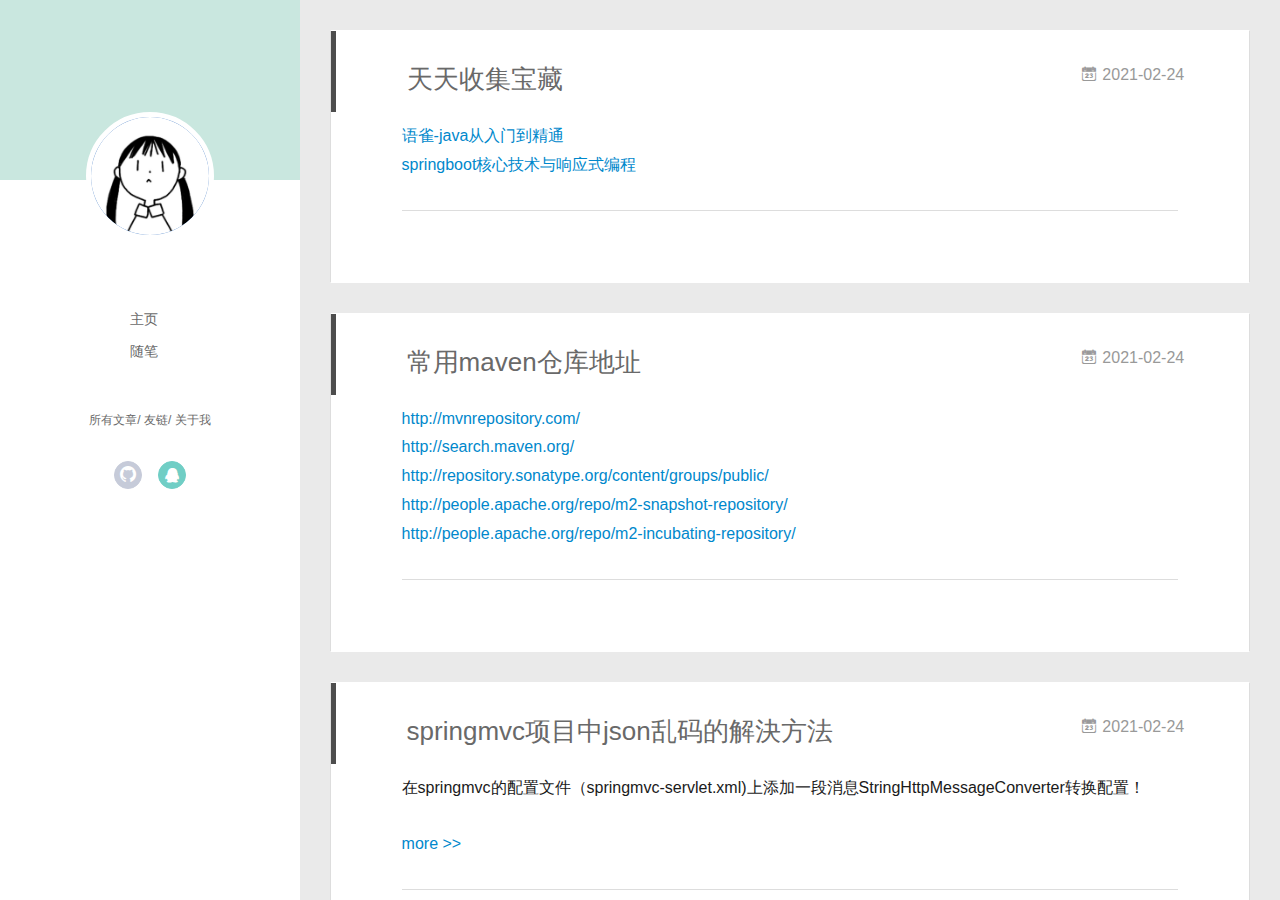
<file: index.html>
<!DOCTYPE html>
<html>
<head>
  <meta charset="utf-8">
  
  <meta name="renderer" content="webkit">
  <meta http-equiv="X-UA-Compatible" content="IE=edge" >
  <link rel="dns-prefetch" href="http://keeplooking6.github.io">
  <title>不断寻找</title>
  <meta name="viewport" content="width=device-width, initial-scale=1, maximum-scale=1">
  <meta name="description" content="目前状态：偶尔捡起，偶尔放下，断断续续">
<meta property="og:type" content="website">
<meta property="og:title" content="不断寻找">
<meta property="og:url" content="http://keeplooking6.github.io/index.html">
<meta property="og:site_name" content="不断寻找">
<meta property="og:description" content="目前状态：偶尔捡起，偶尔放下，断断续续">
<meta property="og:locale" content="zh_CN">
<meta property="article:author" content="keeplooking">
<meta name="twitter:card" content="summary">
  
    <link rel="alternative" href="/atom.xml" title="不断寻找" type="application/atom+xml">
  
  
    <link rel="icon" href="/img/favicon.jpg">
  
  <link rel="stylesheet" type="text/css" href="/./main.0cf68a.css">
  <style type="text/css">
  
    #container.show {
      background: linear-gradient(#E6F4F0,#E6F4F0,#9FD2C3);
    }
  </style>
  

  

<meta name="generator" content="Hexo 5.3.0"></head>

<body>
  <div id="container" q-class="show:isCtnShow">
    <canvas id="anm-canvas" class="anm-canvas"></canvas>
    <div class="left-col" q-class="show:isShow">
      
<div class="overlay" style="background: #99d2c387"></div>
<div class="intrude-less">
	<header id="header" class="inner">
		<a href="/" class="profilepic">
			<img src="/img/avatar.jpg" class="js-avatar">
		</a>
		<hgroup>
		  <h1 class="header-author"><a href="/"></a></h1>
		</hgroup>
		

		<nav class="header-menu">
			<ul>
			
				<li><a href="/">主页</a></li>
	        
				<li><a href="/%E9%9A%8F%E7%AC%94/">随笔</a></li>
	        
			</ul>
		</nav>
		<nav class="header-smart-menu">
    		
    			
    			<a q-on="click: openSlider(e, 'innerArchive')" href="javascript:void(0)">所有文章</a>
    			
            
    			
    			<a q-on="click: openSlider(e, 'friends')" href="javascript:void(0)">友链</a>
    			
            
    			
    			<a q-on="click: openSlider(e, 'aboutme')" href="javascript:void(0)">关于我</a>
    			
            
		</nav>
		<nav class="header-nav">
			<div class="social">
				
					<a class="github" target="_blank" href="https://github.com/keeplooking6" title="github"><i class="icon-github"></i></a>
		        
					<a class="qq" target="_blank" href="tencent://AddContact/?fromId=45&fromSubId=1&subcmd=all&uin=1422910966&website=www.oicqzone.com" title="qq"><i class="icon-qq"></i></a>
		        
			</div>
		</nav>
	</header>		
</div>

    </div>
    <div class="mid-col" q-class="show:isShow,hide:isShow|isFalse">
      
<nav id="mobile-nav">
  	<div class="overlay js-overlay" style="background: #99d2c387"></div>
	<div class="btnctn js-mobile-btnctn">
  		<div class="slider-trigger list" q-on="click: openSlider(e)"><i class="icon icon-sort"></i></div>
	</div>
	<div class="intrude-less">
		<header id="header" class="inner">
			<div class="profilepic">
				<img src="/img/avatar.jpg" class="js-avatar">
			</div>
			<hgroup>
			  <h1 class="header-author js-header-author"></h1>
			</hgroup>
			
			
			
				
			
				
			
			
			
			<nav class="header-nav">
				<div class="social">
					
						<a class="github" target="_blank" href="https://github.com/keeplooking6" title="github"><i class="icon-github"></i></a>
			        
						<a class="qq" target="_blank" href="tencent://AddContact/?fromId=45&fromSubId=1&subcmd=all&uin=1422910966&website=www.oicqzone.com" title="qq"><i class="icon-qq"></i></a>
			        
				</div>
			</nav>

			<nav class="header-menu js-header-menu">
				<ul style="width: 50%">
				
				
					<li style="width: 50%"><a href="/">主页</a></li>
		        
					<li style="width: 50%"><a href="/%E9%9A%8F%E7%AC%94/">随笔</a></li>
		        
				</ul>
			</nav>
		</header>				
	</div>
	<div class="mobile-mask" style="display:none" q-show="isShow"></div>
</nav>

      <div id="wrapper" class="body-wrap">
        <div class="menu-l">
          <div class="canvas-wrap">
            <canvas data-colors="#eaeaea" data-sectionHeight="100" data-contentId="js-content" id="myCanvas1" class="anm-canvas"></canvas>
          </div>
          <div id="js-content" class="content-ll">
            
  
    <article id="post-天天收集宝藏" class="article article-type-post  article-index" itemscope itemprop="blogPost">
  <div class="article-inner">
    
      <header class="article-header">
        
  
    <h1 itemprop="name">
      <a class="article-title" href="/2021/02/24/%E5%A4%A9%E5%A4%A9%E6%94%B6%E9%9B%86%E5%AE%9D%E8%97%8F/">天天收集宝藏</a>
    </h1>
  

        
        <a href="/2021/02/24/%E5%A4%A9%E5%A4%A9%E6%94%B6%E9%9B%86%E5%AE%9D%E8%97%8F/" class="archive-article-date">
  	<time datetime="2021-02-24T14:03:50.000Z" itemprop="datePublished"><i class="icon-calendar icon"></i>2021-02-24</time>
</a>
        
      </header>
    
    <div class="article-entry" itemprop="articleBody">
      
        <p><a target="_blank" rel="noopener" href="https://www.yuque.com/u300253/learnjava">语雀-java从入门到精通</a><br><a target="_blank" rel="noopener" href="https://www.yuque.com/atguigu/springboot">springboot核心技术与响应式编程</a></p>

      

      
    </div>
    <div class="article-info article-info-index">
      
      
      

      

      
      <div class="clearfix"></div>
    </div>
  </div>
</article>

<aside class="wrap-side-operation">
    <div class="mod-side-operation">
        
        <div class="jump-container" id="js-jump-container" style="display:none;">
            <a href="javascript:void(0)" class="mod-side-operation__jump-to-top">
                <i class="icon-font icon-back"></i>
            </a>
            <div id="js-jump-plan-container" class="jump-plan-container" style="top: -11px;">
                <i class="icon-font icon-plane jump-plane"></i>
            </div>
        </div>
        
        
    </div>
</aside>




  
    <article id="post-常用maven仓库地址" class="article article-type-post  article-index" itemscope itemprop="blogPost">
  <div class="article-inner">
    
      <header class="article-header">
        
  
    <h1 itemprop="name">
      <a class="article-title" href="/2021/02/24/%E5%B8%B8%E7%94%A8maven%E4%BB%93%E5%BA%93%E5%9C%B0%E5%9D%80/">常用maven仓库地址</a>
    </h1>
  

        
        <a href="/2021/02/24/%E5%B8%B8%E7%94%A8maven%E4%BB%93%E5%BA%93%E5%9C%B0%E5%9D%80/" class="archive-article-date">
  	<time datetime="2021-02-24T12:53:29.000Z" itemprop="datePublished"><i class="icon-calendar icon"></i>2021-02-24</time>
</a>
        
      </header>
    
    <div class="article-entry" itemprop="articleBody">
      
        <p><a target="_blank" rel="noopener" href="http://mvnrepository.com/">http://mvnrepository.com/</a><br><a target="_blank" rel="noopener" href="http://search.maven.org/">http://search.maven.org/</a><br><a target="_blank" rel="noopener" href="http://repository.sonatype.org/content/groups/public/">http://repository.sonatype.org/content/groups/public/</a><br><a target="_blank" rel="noopener" href="http://people.apache.org/repo/m2-snapshot-repository/">http://people.apache.org/repo/m2-snapshot-repository/</a><br><a target="_blank" rel="noopener" href="http://people.apache.org/repo/m2-incubating-repository/">http://people.apache.org/repo/m2-incubating-repository/</a></p>

      

      
    </div>
    <div class="article-info article-info-index">
      
      
      

      

      
      <div class="clearfix"></div>
    </div>
  </div>
</article>

<aside class="wrap-side-operation">
    <div class="mod-side-operation">
        
        <div class="jump-container" id="js-jump-container" style="display:none;">
            <a href="javascript:void(0)" class="mod-side-operation__jump-to-top">
                <i class="icon-font icon-back"></i>
            </a>
            <div id="js-jump-plan-container" class="jump-plan-container" style="top: -11px;">
                <i class="icon-font icon-plane jump-plane"></i>
            </div>
        </div>
        
        
    </div>
</aside>




  
    <article id="post-springmvc项目中json乱码的解決方法" class="article article-type-post  article-index" itemscope itemprop="blogPost">
  <div class="article-inner">
    
      <header class="article-header">
        
  
    <h1 itemprop="name">
      <a class="article-title" href="/2021/02/24/springmvc%E9%A1%B9%E7%9B%AE%E4%B8%ADjson%E4%B9%B1%E7%A0%81%E7%9A%84%E8%A7%A3%E6%B1%BA%E6%96%B9%E6%B3%95/">springmvc项目中json乱码的解決方法</a>
    </h1>
  

        
        <a href="/2021/02/24/springmvc%E9%A1%B9%E7%9B%AE%E4%B8%ADjson%E4%B9%B1%E7%A0%81%E7%9A%84%E8%A7%A3%E6%B1%BA%E6%96%B9%E6%B3%95/" class="archive-article-date">
  	<time datetime="2021-02-24T11:13:23.000Z" itemprop="datePublished"><i class="icon-calendar icon"></i>2021-02-24</time>
</a>
        
      </header>
    
    <div class="article-entry" itemprop="articleBody">
      
        <p>在springmvc的配置文件（springmvc-servlet.xml)上添加一段消息StringHttpMessageConverter转换配置！</p>
        
          <a class="article-more-a" href="/2021/02/24/springmvc%E9%A1%B9%E7%9B%AE%E4%B8%ADjson%E4%B9%B1%E7%A0%81%E7%9A%84%E8%A7%A3%E6%B1%BA%E6%96%B9%E6%B3%95/#more">more >></a>
        
      

      
    </div>
    <div class="article-info article-info-index">
      
      
      

      

      
      <div class="clearfix"></div>
    </div>
  </div>
</article>

<aside class="wrap-side-operation">
    <div class="mod-side-operation">
        
        <div class="jump-container" id="js-jump-container" style="display:none;">
            <a href="javascript:void(0)" class="mod-side-operation__jump-to-top">
                <i class="icon-font icon-back"></i>
            </a>
            <div id="js-jump-plan-container" class="jump-plan-container" style="top: -11px;">
                <i class="icon-font icon-plane jump-plane"></i>
            </div>
        </div>
        
        
    </div>
</aside>




  
    <article id="post-回顾,学习,使用hexo" class="article article-type-post  article-index" itemscope itemprop="blogPost">
  <div class="article-inner">
    
      <header class="article-header">
        
  
    <h1 itemprop="name">
      <a class="article-title" href="/2021/02/09/%E5%9B%9E%E9%A1%BE,%E5%AD%A6%E4%B9%A0,%E4%BD%BF%E7%94%A8hexo/">回顾,学习,使用hexo</a>
    </h1>
  

        
        <a href="/2021/02/09/%E5%9B%9E%E9%A1%BE,%E5%AD%A6%E4%B9%A0,%E4%BD%BF%E7%94%A8hexo/" class="archive-article-date">
  	<time datetime="2021-02-09T13:43:51.000Z" itemprop="datePublished"><i class="icon-calendar icon"></i>2021-02-09</time>
</a>
        
      </header>
    
    <div class="article-entry" itemprop="articleBody">
      
        <p>包括了最简单的hexo使用和主题的使用</p>
        
          <a class="article-more-a" href="/2021/02/09/%E5%9B%9E%E9%A1%BE,%E5%AD%A6%E4%B9%A0,%E4%BD%BF%E7%94%A8hexo/#more">more >></a>
        
      

      
    </div>
    <div class="article-info article-info-index">
      
      
      

      

      
      <div class="clearfix"></div>
    </div>
  </div>
</article>

<aside class="wrap-side-operation">
    <div class="mod-side-operation">
        
        <div class="jump-container" id="js-jump-container" style="display:none;">
            <a href="javascript:void(0)" class="mod-side-operation__jump-to-top">
                <i class="icon-font icon-back"></i>
            </a>
            <div id="js-jump-plan-container" class="jump-plan-container" style="top: -11px;">
                <i class="icon-font icon-plane jump-plane"></i>
            </div>
        </div>
        
        
    </div>
</aside>




  
    <article id="post-我的第一篇博客" class="article article-type-post  article-index" itemscope itemprop="blogPost">
  <div class="article-inner">
    
      <header class="article-header">
        
  
    <h1 itemprop="name">
      <a class="article-title" href="/2021/02/01/%E6%88%91%E7%9A%84%E7%AC%AC%E4%B8%80%E7%AF%87%E5%8D%9A%E5%AE%A2/">我的第一篇博客</a>
    </h1>
  

        
        <a href="/2021/02/01/%E6%88%91%E7%9A%84%E7%AC%AC%E4%B8%80%E7%AF%87%E5%8D%9A%E5%AE%A2/" class="archive-article-date">
  	<time datetime="2021-02-01T11:12:54.000Z" itemprop="datePublished"><i class="icon-calendar icon"></i>2021-02-01</time>
</a>
        
      </header>
    
    <div class="article-entry" itemprop="articleBody">
      
        <h2 id="hello-world"><a href="#hello-world" class="headerlink" title="hello world"></a>hello world</h2><p>今天搭建了我的个人博客</p>

      

      
    </div>
    <div class="article-info article-info-index">
      
      
      

      

      
      <div class="clearfix"></div>
    </div>
  </div>
</article>

<aside class="wrap-side-operation">
    <div class="mod-side-operation">
        
        <div class="jump-container" id="js-jump-container" style="display:none;">
            <a href="javascript:void(0)" class="mod-side-operation__jump-to-top">
                <i class="icon-font icon-back"></i>
            </a>
            <div id="js-jump-plan-container" class="jump-plan-container" style="top: -11px;">
                <i class="icon-font icon-plane jump-plane"></i>
            </div>
        </div>
        
        
    </div>
</aside>




  
    <article id="post-hello-world" class="article article-type-post  article-index" itemscope itemprop="blogPost">
  <div class="article-inner">
    
      <header class="article-header">
        
  
    <h1 itemprop="name">
      <a class="article-title" href="/2021/02/01/hello-world/">Hello World</a>
    </h1>
  

        
        <a href="/2021/02/01/hello-world/" class="archive-article-date">
  	<time datetime="2021-02-01T10:28:37.675Z" itemprop="datePublished"><i class="icon-calendar icon"></i>2021-02-01</time>
</a>
        
      </header>
    
    <div class="article-entry" itemprop="articleBody">
      
        <p>hexo 默认生成的文章</p>
        
          <a class="article-more-a" href="/2021/02/01/hello-world/#more">more >></a>
        
      

      
    </div>
    <div class="article-info article-info-index">
      
      
      

      

      
      <div class="clearfix"></div>
    </div>
  </div>
</article>

<aside class="wrap-side-operation">
    <div class="mod-side-operation">
        
        <div class="jump-container" id="js-jump-container" style="display:none;">
            <a href="javascript:void(0)" class="mod-side-operation__jump-to-top">
                <i class="icon-font icon-back"></i>
            </a>
            <div id="js-jump-plan-container" class="jump-plan-container" style="top: -11px;">
                <i class="icon-font icon-plane jump-plane"></i>
            </div>
        </div>
        
        
    </div>
</aside>




  
  


          </div>
        </div>
      </div>
      <footer id="footer">
  <div class="outer">
    <div id="footer-info">
    	<div class="footer-left">
    		&copy; 2021 keeplooking
    	</div>
      	<div class="footer-right">
      		<a href="http://hexo.io/" target="_blank">Hexo</a>  Theme <a href="https://github.com/litten/hexo-theme-yilia" target="_blank">Yilia</a> by Litten
      	</div>
    </div>
  </div>
</footer>
    </div>
    <script>
	var yiliaConfig = {
		mathjax: false,
		isHome: true,
		isPost: false,
		isArchive: false,
		isTag: false,
		isCategory: false,
		open_in_new: false,
		toc_hide_index: true,
		root: "/",
		innerArchive: true,
		showTags: true
	}
</script>

<script>!function(t){function n(e){if(r[e])return r[e].exports;var i=r[e]={exports:{},id:e,loaded:!1};return t[e].call(i.exports,i,i.exports,n),i.loaded=!0,i.exports}var r={};n.m=t,n.c=r,n.p="./",n(0)}([function(t,n,r){r(195),t.exports=r(191)},function(t,n,r){var e=r(3),i=r(52),o=r(27),u=r(28),c=r(53),f="prototype",a=function(t,n,r){var s,l,h,v,p=t&a.F,d=t&a.G,y=t&a.S,g=t&a.P,b=t&a.B,m=d?e:y?e[n]||(e[n]={}):(e[n]||{})[f],x=d?i:i[n]||(i[n]={}),w=x[f]||(x[f]={});d&&(r=n);for(s in r)l=!p&&m&&void 0!==m[s],h=(l?m:r)[s],v=b&&l?c(h,e):g&&"function"==typeof h?c(Function.call,h):h,m&&u(m,s,h,t&a.U),x[s]!=h&&o(x,s,v),g&&w[s]!=h&&(w[s]=h)};e.core=i,a.F=1,a.G=2,a.S=4,a.P=8,a.B=16,a.W=32,a.U=64,a.R=128,t.exports=a},function(t,n,r){var e=r(6);t.exports=function(t){if(!e(t))throw TypeError(t+" is not an object!");return t}},function(t,n){var r=t.exports="undefined"!=typeof window&&window.Math==Math?window:"undefined"!=typeof self&&self.Math==Math?self:Function("return this")();"number"==typeof __g&&(__g=r)},function(t,n){t.exports=function(t){try{return!!t()}catch(t){return!0}}},function(t,n){var r=t.exports="undefined"!=typeof window&&window.Math==Math?window:"undefined"!=typeof self&&self.Math==Math?self:Function("return this")();"number"==typeof __g&&(__g=r)},function(t,n){t.exports=function(t){return"object"==typeof t?null!==t:"function"==typeof t}},function(t,n,r){var e=r(126)("wks"),i=r(76),o=r(3).Symbol,u="function"==typeof o;(t.exports=function(t){return e[t]||(e[t]=u&&o[t]||(u?o:i)("Symbol."+t))}).store=e},function(t,n){var r={}.hasOwnProperty;t.exports=function(t,n){return r.call(t,n)}},function(t,n,r){var e=r(94),i=r(33);t.exports=function(t){return e(i(t))}},function(t,n,r){t.exports=!r(4)(function(){return 7!=Object.defineProperty({},"a",{get:function(){return 7}}).a})},function(t,n,r){var e=r(2),i=r(167),o=r(50),u=Object.defineProperty;n.f=r(10)?Object.defineProperty:function(t,n,r){if(e(t),n=o(n,!0),e(r),i)try{return u(t,n,r)}catch(t){}if("get"in r||"set"in r)throw TypeError("Accessors not supported!");return"value"in r&&(t[n]=r.value),t}},function(t,n,r){t.exports=!r(18)(function(){return 7!=Object.defineProperty({},"a",{get:function(){return 7}}).a})},function(t,n,r){var e=r(14),i=r(22);t.exports=r(12)?function(t,n,r){return e.f(t,n,i(1,r))}:function(t,n,r){return t[n]=r,t}},function(t,n,r){var e=r(20),i=r(58),o=r(42),u=Object.defineProperty;n.f=r(12)?Object.defineProperty:function(t,n,r){if(e(t),n=o(n,!0),e(r),i)try{return u(t,n,r)}catch(t){}if("get"in r||"set"in r)throw TypeError("Accessors not supported!");return"value"in r&&(t[n]=r.value),t}},function(t,n,r){var e=r(40)("wks"),i=r(23),o=r(5).Symbol,u="function"==typeof o;(t.exports=function(t){return e[t]||(e[t]=u&&o[t]||(u?o:i)("Symbol."+t))}).store=e},function(t,n,r){var e=r(67),i=Math.min;t.exports=function(t){return t>0?i(e(t),9007199254740991):0}},function(t,n,r){var e=r(46);t.exports=function(t){return Object(e(t))}},function(t,n){t.exports=function(t){try{return!!t()}catch(t){return!0}}},function(t,n,r){var e=r(63),i=r(34);t.exports=Object.keys||function(t){return e(t,i)}},function(t,n,r){var e=r(21);t.exports=function(t){if(!e(t))throw TypeError(t+" is not an object!");return t}},function(t,n){t.exports=function(t){return"object"==typeof t?null!==t:"function"==typeof t}},function(t,n){t.exports=function(t,n){return{enumerable:!(1&t),configurable:!(2&t),writable:!(4&t),value:n}}},function(t,n){var r=0,e=Math.random();t.exports=function(t){return"Symbol(".concat(void 0===t?"":t,")_",(++r+e).toString(36))}},function(t,n){var r={}.hasOwnProperty;t.exports=function(t,n){return r.call(t,n)}},function(t,n){var r=t.exports={version:"2.4.0"};"number"==typeof __e&&(__e=r)},function(t,n){t.exports=function(t){if("function"!=typeof t)throw TypeError(t+" is not a function!");return t}},function(t,n,r){var e=r(11),i=r(66);t.exports=r(10)?function(t,n,r){return e.f(t,n,i(1,r))}:function(t,n,r){return t[n]=r,t}},function(t,n,r){var e=r(3),i=r(27),o=r(24),u=r(76)("src"),c="toString",f=Function[c],a=(""+f).split(c);r(52).inspectSource=function(t){return f.call(t)},(t.exports=function(t,n,r,c){var f="function"==typeof r;f&&(o(r,"name")||i(r,"name",n)),t[n]!==r&&(f&&(o(r,u)||i(r,u,t[n]?""+t[n]:a.join(String(n)))),t===e?t[n]=r:c?t[n]?t[n]=r:i(t,n,r):(delete t[n],i(t,n,r)))})(Function.prototype,c,function(){return"function"==typeof this&&this[u]||f.call(this)})},function(t,n,r){var e=r(1),i=r(4),o=r(46),u=function(t,n,r,e){var i=String(o(t)),u="<"+n;return""!==r&&(u+=" "+r+'="'+String(e).replace(/"/g,"&quot;")+'"'),u+">"+i+"</"+n+">"};t.exports=function(t,n){var r={};r[t]=n(u),e(e.P+e.F*i(function(){var n=""[t]('"');return n!==n.toLowerCase()||n.split('"').length>3}),"String",r)}},function(t,n,r){var e=r(115),i=r(46);t.exports=function(t){return e(i(t))}},function(t,n,r){var e=r(116),i=r(66),o=r(30),u=r(50),c=r(24),f=r(167),a=Object.getOwnPropertyDescriptor;n.f=r(10)?a:function(t,n){if(t=o(t),n=u(n,!0),f)try{return a(t,n)}catch(t){}if(c(t,n))return i(!e.f.call(t,n),t[n])}},function(t,n,r){var e=r(24),i=r(17),o=r(145)("IE_PROTO"),u=Object.prototype;t.exports=Object.getPrototypeOf||function(t){return t=i(t),e(t,o)?t[o]:"function"==typeof t.constructor&&t instanceof t.constructor?t.constructor.prototype:t instanceof Object?u:null}},function(t,n){t.exports=function(t){if(void 0==t)throw TypeError("Can't call method on  "+t);return t}},function(t,n){t.exports="constructor,hasOwnProperty,isPrototypeOf,propertyIsEnumerable,toLocaleString,toString,valueOf".split(",")},function(t,n){t.exports={}},function(t,n){t.exports=!0},function(t,n){n.f={}.propertyIsEnumerable},function(t,n,r){var e=r(14).f,i=r(8),o=r(15)("toStringTag");t.exports=function(t,n,r){t&&!i(t=r?t:t.prototype,o)&&e(t,o,{configurable:!0,value:n})}},function(t,n,r){var e=r(40)("keys"),i=r(23);t.exports=function(t){return e[t]||(e[t]=i(t))}},function(t,n,r){var e=r(5),i="__core-js_shared__",o=e[i]||(e[i]={});t.exports=function(t){return o[t]||(o[t]={})}},function(t,n){var r=Math.ceil,e=Math.floor;t.exports=function(t){return isNaN(t=+t)?0:(t>0?e:r)(t)}},function(t,n,r){var e=r(21);t.exports=function(t,n){if(!e(t))return t;var r,i;if(n&&"function"==typeof(r=t.toString)&&!e(i=r.call(t)))return i;if("function"==typeof(r=t.valueOf)&&!e(i=r.call(t)))return i;if(!n&&"function"==typeof(r=t.toString)&&!e(i=r.call(t)))return i;throw TypeError("Can't convert object to primitive value")}},function(t,n,r){var e=r(5),i=r(25),o=r(36),u=r(44),c=r(14).f;t.exports=function(t){var n=i.Symbol||(i.Symbol=o?{}:e.Symbol||{});"_"==t.charAt(0)||t in n||c(n,t,{value:u.f(t)})}},function(t,n,r){n.f=r(15)},function(t,n){var r={}.toString;t.exports=function(t){return r.call(t).slice(8,-1)}},function(t,n){t.exports=function(t){if(void 0==t)throw TypeError("Can't call method on  "+t);return t}},function(t,n,r){var e=r(4);t.exports=function(t,n){return!!t&&e(function(){n?t.call(null,function(){},1):t.call(null)})}},function(t,n,r){var e=r(53),i=r(115),o=r(17),u=r(16),c=r(203);t.exports=function(t,n){var r=1==t,f=2==t,a=3==t,s=4==t,l=6==t,h=5==t||l,v=n||c;return function(n,c,p){for(var d,y,g=o(n),b=i(g),m=e(c,p,3),x=u(b.length),w=0,S=r?v(n,x):f?v(n,0):void 0;x>w;w++)if((h||w in b)&&(d=b[w],y=m(d,w,g),t))if(r)S[w]=y;else if(y)switch(t){case 3:return!0;case 5:return d;case 6:return w;case 2:S.push(d)}else if(s)return!1;return l?-1:a||s?s:S}}},function(t,n,r){var e=r(1),i=r(52),o=r(4);t.exports=function(t,n){var r=(i.Object||{})[t]||Object[t],u={};u[t]=n(r),e(e.S+e.F*o(function(){r(1)}),"Object",u)}},function(t,n,r){var e=r(6);t.exports=function(t,n){if(!e(t))return t;var r,i;if(n&&"function"==typeof(r=t.toString)&&!e(i=r.call(t)))return i;if("function"==typeof(r=t.valueOf)&&!e(i=r.call(t)))return i;if(!n&&"function"==typeof(r=t.toString)&&!e(i=r.call(t)))return i;throw TypeError("Can't convert object to primitive value")}},function(t,n,r){var e=r(5),i=r(25),o=r(91),u=r(13),c="prototype",f=function(t,n,r){var a,s,l,h=t&f.F,v=t&f.G,p=t&f.S,d=t&f.P,y=t&f.B,g=t&f.W,b=v?i:i[n]||(i[n]={}),m=b[c],x=v?e:p?e[n]:(e[n]||{})[c];v&&(r=n);for(a in r)(s=!h&&x&&void 0!==x[a])&&a in b||(l=s?x[a]:r[a],b[a]=v&&"function"!=typeof x[a]?r[a]:y&&s?o(l,e):g&&x[a]==l?function(t){var n=function(n,r,e){if(this instanceof t){switch(arguments.length){case 0:return new t;case 1:return new t(n);case 2:return new t(n,r)}return new t(n,r,e)}return t.apply(this,arguments)};return n[c]=t[c],n}(l):d&&"function"==typeof l?o(Function.call,l):l,d&&((b.virtual||(b.virtual={}))[a]=l,t&f.R&&m&&!m[a]&&u(m,a,l)))};f.F=1,f.G=2,f.S=4,f.P=8,f.B=16,f.W=32,f.U=64,f.R=128,t.exports=f},function(t,n){var r=t.exports={version:"2.4.0"};"number"==typeof __e&&(__e=r)},function(t,n,r){var e=r(26);t.exports=function(t,n,r){if(e(t),void 0===n)return t;switch(r){case 1:return function(r){return t.call(n,r)};case 2:return function(r,e){return t.call(n,r,e)};case 3:return function(r,e,i){return t.call(n,r,e,i)}}return function(){return t.apply(n,arguments)}}},function(t,n,r){var e=r(183),i=r(1),o=r(126)("metadata"),u=o.store||(o.store=new(r(186))),c=function(t,n,r){var i=u.get(t);if(!i){if(!r)return;u.set(t,i=new e)}var o=i.get(n);if(!o){if(!r)return;i.set(n,o=new e)}return o},f=function(t,n,r){var e=c(n,r,!1);return void 0!==e&&e.has(t)},a=function(t,n,r){var e=c(n,r,!1);return void 0===e?void 0:e.get(t)},s=function(t,n,r,e){c(r,e,!0).set(t,n)},l=function(t,n){var r=c(t,n,!1),e=[];return r&&r.forEach(function(t,n){e.push(n)}),e},h=function(t){return void 0===t||"symbol"==typeof t?t:String(t)},v=function(t){i(i.S,"Reflect",t)};t.exports={store:u,map:c,has:f,get:a,set:s,keys:l,key:h,exp:v}},function(t,n,r){"use strict";if(r(10)){var e=r(69),i=r(3),o=r(4),u=r(1),c=r(127),f=r(152),a=r(53),s=r(68),l=r(66),h=r(27),v=r(73),p=r(67),d=r(16),y=r(75),g=r(50),b=r(24),m=r(180),x=r(114),w=r(6),S=r(17),_=r(137),O=r(70),E=r(32),P=r(71).f,j=r(154),F=r(76),M=r(7),A=r(48),N=r(117),T=r(146),I=r(155),k=r(80),L=r(123),R=r(74),C=r(130),D=r(160),U=r(11),W=r(31),G=U.f,B=W.f,V=i.RangeError,z=i.TypeError,q=i.Uint8Array,K="ArrayBuffer",J="Shared"+K,Y="BYTES_PER_ELEMENT",H="prototype",$=Array[H],X=f.ArrayBuffer,Q=f.DataView,Z=A(0),tt=A(2),nt=A(3),rt=A(4),et=A(5),it=A(6),ot=N(!0),ut=N(!1),ct=I.values,ft=I.keys,at=I.entries,st=$.lastIndexOf,lt=$.reduce,ht=$.reduceRight,vt=$.join,pt=$.sort,dt=$.slice,yt=$.toString,gt=$.toLocaleString,bt=M("iterator"),mt=M("toStringTag"),xt=F("typed_constructor"),wt=F("def_constructor"),St=c.CONSTR,_t=c.TYPED,Ot=c.VIEW,Et="Wrong length!",Pt=A(1,function(t,n){return Tt(T(t,t[wt]),n)}),jt=o(function(){return 1===new q(new Uint16Array([1]).buffer)[0]}),Ft=!!q&&!!q[H].set&&o(function(){new q(1).set({})}),Mt=function(t,n){if(void 0===t)throw z(Et);var r=+t,e=d(t);if(n&&!m(r,e))throw V(Et);return e},At=function(t,n){var r=p(t);if(r<0||r%n)throw V("Wrong offset!");return r},Nt=function(t){if(w(t)&&_t in t)return t;throw z(t+" is not a typed array!")},Tt=function(t,n){if(!(w(t)&&xt in t))throw z("It is not a typed array constructor!");return new t(n)},It=function(t,n){return kt(T(t,t[wt]),n)},kt=function(t,n){for(var r=0,e=n.length,i=Tt(t,e);e>r;)i[r]=n[r++];return i},Lt=function(t,n,r){G(t,n,{get:function(){return this._d[r]}})},Rt=function(t){var n,r,e,i,o,u,c=S(t),f=arguments.length,s=f>1?arguments[1]:void 0,l=void 0!==s,h=j(c);if(void 0!=h&&!_(h)){for(u=h.call(c),e=[],n=0;!(o=u.next()).done;n++)e.push(o.value);c=e}for(l&&f>2&&(s=a(s,arguments[2],2)),n=0,r=d(c.length),i=Tt(this,r);r>n;n++)i[n]=l?s(c[n],n):c[n];return i},Ct=function(){for(var t=0,n=arguments.length,r=Tt(this,n);n>t;)r[t]=arguments[t++];return r},Dt=!!q&&o(function(){gt.call(new q(1))}),Ut=function(){return gt.apply(Dt?dt.call(Nt(this)):Nt(this),arguments)},Wt={copyWithin:function(t,n){return D.call(Nt(this),t,n,arguments.length>2?arguments[2]:void 0)},every:function(t){return rt(Nt(this),t,arguments.length>1?arguments[1]:void 0)},fill:function(t){return C.apply(Nt(this),arguments)},filter:function(t){return It(this,tt(Nt(this),t,arguments.length>1?arguments[1]:void 0))},find:function(t){return et(Nt(this),t,arguments.length>1?arguments[1]:void 0)},findIndex:function(t){return it(Nt(this),t,arguments.length>1?arguments[1]:void 0)},forEach:function(t){Z(Nt(this),t,arguments.length>1?arguments[1]:void 0)},indexOf:function(t){return ut(Nt(this),t,arguments.length>1?arguments[1]:void 0)},includes:function(t){return ot(Nt(this),t,arguments.length>1?arguments[1]:void 0)},join:function(t){return vt.apply(Nt(this),arguments)},lastIndexOf:function(t){return st.apply(Nt(this),arguments)},map:function(t){return Pt(Nt(this),t,arguments.length>1?arguments[1]:void 0)},reduce:function(t){return lt.apply(Nt(this),arguments)},reduceRight:function(t){return ht.apply(Nt(this),arguments)},reverse:function(){for(var t,n=this,r=Nt(n).length,e=Math.floor(r/2),i=0;i<e;)t=n[i],n[i++]=n[--r],n[r]=t;return n},some:function(t){return nt(Nt(this),t,arguments.length>1?arguments[1]:void 0)},sort:function(t){return pt.call(Nt(this),t)},subarray:function(t,n){var r=Nt(this),e=r.length,i=y(t,e);return new(T(r,r[wt]))(r.buffer,r.byteOffset+i*r.BYTES_PER_ELEMENT,d((void 0===n?e:y(n,e))-i))}},Gt=function(t,n){return It(this,dt.call(Nt(this),t,n))},Bt=function(t){Nt(this);var n=At(arguments[1],1),r=this.length,e=S(t),i=d(e.length),o=0;if(i+n>r)throw V(Et);for(;o<i;)this[n+o]=e[o++]},Vt={entries:function(){return at.call(Nt(this))},keys:function(){return ft.call(Nt(this))},values:function(){return ct.call(Nt(this))}},zt=function(t,n){return w(t)&&t[_t]&&"symbol"!=typeof n&&n in t&&String(+n)==String(n)},qt=function(t,n){return zt(t,n=g(n,!0))?l(2,t[n]):B(t,n)},Kt=function(t,n,r){return!(zt(t,n=g(n,!0))&&w(r)&&b(r,"value"))||b(r,"get")||b(r,"set")||r.configurable||b(r,"writable")&&!r.writable||b(r,"enumerable")&&!r.enumerable?G(t,n,r):(t[n]=r.value,t)};St||(W.f=qt,U.f=Kt),u(u.S+u.F*!St,"Object",{getOwnPropertyDescriptor:qt,defineProperty:Kt}),o(function(){yt.call({})})&&(yt=gt=function(){return vt.call(this)});var Jt=v({},Wt);v(Jt,Vt),h(Jt,bt,Vt.values),v(Jt,{slice:Gt,set:Bt,constructor:function(){},toString:yt,toLocaleString:Ut}),Lt(Jt,"buffer","b"),Lt(Jt,"byteOffset","o"),Lt(Jt,"byteLength","l"),Lt(Jt,"length","e"),G(Jt,mt,{get:function(){return this[_t]}}),t.exports=function(t,n,r,f){f=!!f;var a=t+(f?"Clamped":"")+"Array",l="Uint8Array"!=a,v="get"+t,p="set"+t,y=i[a],g=y||{},b=y&&E(y),m=!y||!c.ABV,S={},_=y&&y[H],j=function(t,r){var e=t._d;return e.v[v](r*n+e.o,jt)},F=function(t,r,e){var i=t._d;f&&(e=(e=Math.round(e))<0?0:e>255?255:255&e),i.v[p](r*n+i.o,e,jt)},M=function(t,n){G(t,n,{get:function(){return j(this,n)},set:function(t){return F(this,n,t)},enumerable:!0})};m?(y=r(function(t,r,e,i){s(t,y,a,"_d");var o,u,c,f,l=0,v=0;if(w(r)){if(!(r instanceof X||(f=x(r))==K||f==J))return _t in r?kt(y,r):Rt.call(y,r);o=r,v=At(e,n);var p=r.byteLength;if(void 0===i){if(p%n)throw V(Et);if((u=p-v)<0)throw V(Et)}else if((u=d(i)*n)+v>p)throw V(Et);c=u/n}else c=Mt(r,!0),u=c*n,o=new X(u);for(h(t,"_d",{b:o,o:v,l:u,e:c,v:new Q(o)});l<c;)M(t,l++)}),_=y[H]=O(Jt),h(_,"constructor",y)):L(function(t){new y(null),new y(t)},!0)||(y=r(function(t,r,e,i){s(t,y,a);var o;return w(r)?r instanceof X||(o=x(r))==K||o==J?void 0!==i?new g(r,At(e,n),i):void 0!==e?new g(r,At(e,n)):new g(r):_t in r?kt(y,r):Rt.call(y,r):new g(Mt(r,l))}),Z(b!==Function.prototype?P(g).concat(P(b)):P(g),function(t){t in y||h(y,t,g[t])}),y[H]=_,e||(_.constructor=y));var A=_[bt],N=!!A&&("values"==A.name||void 0==A.name),T=Vt.values;h(y,xt,!0),h(_,_t,a),h(_,Ot,!0),h(_,wt,y),(f?new y(1)[mt]==a:mt in _)||G(_,mt,{get:function(){return a}}),S[a]=y,u(u.G+u.W+u.F*(y!=g),S),u(u.S,a,{BYTES_PER_ELEMENT:n,from:Rt,of:Ct}),Y in _||h(_,Y,n),u(u.P,a,Wt),R(a),u(u.P+u.F*Ft,a,{set:Bt}),u(u.P+u.F*!N,a,Vt),u(u.P+u.F*(_.toString!=yt),a,{toString:yt}),u(u.P+u.F*o(function(){new y(1).slice()}),a,{slice:Gt}),u(u.P+u.F*(o(function(){return[1,2].toLocaleString()!=new y([1,2]).toLocaleString()})||!o(function(){_.toLocaleString.call([1,2])})),a,{toLocaleString:Ut}),k[a]=N?A:T,e||N||h(_,bt,T)}}else t.exports=function(){}},function(t,n){var r={}.toString;t.exports=function(t){return r.call(t).slice(8,-1)}},function(t,n,r){var e=r(21),i=r(5).document,o=e(i)&&e(i.createElement);t.exports=function(t){return o?i.createElement(t):{}}},function(t,n,r){t.exports=!r(12)&&!r(18)(function(){return 7!=Object.defineProperty(r(57)("div"),"a",{get:function(){return 7}}).a})},function(t,n,r){"use strict";var e=r(36),i=r(51),o=r(64),u=r(13),c=r(8),f=r(35),a=r(96),s=r(38),l=r(103),h=r(15)("iterator"),v=!([].keys&&"next"in[].keys()),p="keys",d="values",y=function(){return this};t.exports=function(t,n,r,g,b,m,x){a(r,n,g);var w,S,_,O=function(t){if(!v&&t in F)return F[t];switch(t){case p:case d:return function(){return new r(this,t)}}return function(){return new r(this,t)}},E=n+" Iterator",P=b==d,j=!1,F=t.prototype,M=F[h]||F["@@iterator"]||b&&F[b],A=M||O(b),N=b?P?O("entries"):A:void 0,T="Array"==n?F.entries||M:M;if(T&&(_=l(T.call(new t)))!==Object.prototype&&(s(_,E,!0),e||c(_,h)||u(_,h,y)),P&&M&&M.name!==d&&(j=!0,A=function(){return M.call(this)}),e&&!x||!v&&!j&&F[h]||u(F,h,A),f[n]=A,f[E]=y,b)if(w={values:P?A:O(d),keys:m?A:O(p),entries:N},x)for(S in w)S in F||o(F,S,w[S]);else i(i.P+i.F*(v||j),n,w);return w}},function(t,n,r){var e=r(20),i=r(100),o=r(34),u=r(39)("IE_PROTO"),c=function(){},f="prototype",a=function(){var t,n=r(57)("iframe"),e=o.length;for(n.style.display="none",r(93).appendChild(n),n.src="javascript:",t=n.contentWindow.document,t.open(),t.write("<script>document.F=Object<\/script>"),t.close(),a=t.F;e--;)delete a[f][o[e]];return a()};t.exports=Object.create||function(t,n){var r;return null!==t?(c[f]=e(t),r=new c,c[f]=null,r[u]=t):r=a(),void 0===n?r:i(r,n)}},function(t,n,r){var e=r(63),i=r(34).concat("length","prototype");n.f=Object.getOwnPropertyNames||function(t){return e(t,i)}},function(t,n){n.f=Object.getOwnPropertySymbols},function(t,n,r){var e=r(8),i=r(9),o=r(90)(!1),u=r(39)("IE_PROTO");t.exports=function(t,n){var r,c=i(t),f=0,a=[];for(r in c)r!=u&&e(c,r)&&a.push(r);for(;n.length>f;)e(c,r=n[f++])&&(~o(a,r)||a.push(r));return a}},function(t,n,r){t.exports=r(13)},function(t,n,r){var e=r(76)("meta"),i=r(6),o=r(24),u=r(11).f,c=0,f=Object.isExtensible||function(){return!0},a=!r(4)(function(){return f(Object.preventExtensions({}))}),s=function(t){u(t,e,{value:{i:"O"+ ++c,w:{}}})},l=function(t,n){if(!i(t))return"symbol"==typeof t?t:("string"==typeof t?"S":"P")+t;if(!o(t,e)){if(!f(t))return"F";if(!n)return"E";s(t)}return t[e].i},h=function(t,n){if(!o(t,e)){if(!f(t))return!0;if(!n)return!1;s(t)}return t[e].w},v=function(t){return a&&p.NEED&&f(t)&&!o(t,e)&&s(t),t},p=t.exports={KEY:e,NEED:!1,fastKey:l,getWeak:h,onFreeze:v}},function(t,n){t.exports=function(t,n){return{enumerable:!(1&t),configurable:!(2&t),writable:!(4&t),value:n}}},function(t,n){var r=Math.ceil,e=Math.floor;t.exports=function(t){return isNaN(t=+t)?0:(t>0?e:r)(t)}},function(t,n){t.exports=function(t,n,r,e){if(!(t instanceof n)||void 0!==e&&e in t)throw TypeError(r+": incorrect invocation!");return t}},function(t,n){t.exports=!1},function(t,n,r){var e=r(2),i=r(173),o=r(133),u=r(145)("IE_PROTO"),c=function(){},f="prototype",a=function(){var t,n=r(132)("iframe"),e=o.length;for(n.style.display="none",r(135).appendChild(n),n.src="javascript:",t=n.contentWindow.document,t.open(),t.write("<script>document.F=Object<\/script>"),t.close(),a=t.F;e--;)delete a[f][o[e]];return a()};t.exports=Object.create||function(t,n){var r;return null!==t?(c[f]=e(t),r=new c,c[f]=null,r[u]=t):r=a(),void 0===n?r:i(r,n)}},function(t,n,r){var e=r(175),i=r(133).concat("length","prototype");n.f=Object.getOwnPropertyNames||function(t){return e(t,i)}},function(t,n,r){var e=r(175),i=r(133);t.exports=Object.keys||function(t){return e(t,i)}},function(t,n,r){var e=r(28);t.exports=function(t,n,r){for(var i in n)e(t,i,n[i],r);return t}},function(t,n,r){"use strict";var e=r(3),i=r(11),o=r(10),u=r(7)("species");t.exports=function(t){var n=e[t];o&&n&&!n[u]&&i.f(n,u,{configurable:!0,get:function(){return this}})}},function(t,n,r){var e=r(67),i=Math.max,o=Math.min;t.exports=function(t,n){return t=e(t),t<0?i(t+n,0):o(t,n)}},function(t,n){var r=0,e=Math.random();t.exports=function(t){return"Symbol(".concat(void 0===t?"":t,")_",(++r+e).toString(36))}},function(t,n,r){var e=r(33);t.exports=function(t){return Object(e(t))}},function(t,n,r){var e=r(7)("unscopables"),i=Array.prototype;void 0==i[e]&&r(27)(i,e,{}),t.exports=function(t){i[e][t]=!0}},function(t,n,r){var e=r(53),i=r(169),o=r(137),u=r(2),c=r(16),f=r(154),a={},s={},n=t.exports=function(t,n,r,l,h){var v,p,d,y,g=h?function(){return t}:f(t),b=e(r,l,n?2:1),m=0;if("function"!=typeof g)throw TypeError(t+" is not iterable!");if(o(g)){for(v=c(t.length);v>m;m++)if((y=n?b(u(p=t[m])[0],p[1]):b(t[m]))===a||y===s)return y}else for(d=g.call(t);!(p=d.next()).done;)if((y=i(d,b,p.value,n))===a||y===s)return y};n.BREAK=a,n.RETURN=s},function(t,n){t.exports={}},function(t,n,r){var e=r(11).f,i=r(24),o=r(7)("toStringTag");t.exports=function(t,n,r){t&&!i(t=r?t:t.prototype,o)&&e(t,o,{configurable:!0,value:n})}},function(t,n,r){var e=r(1),i=r(46),o=r(4),u=r(150),c="["+u+"]",f="​",a=RegExp("^"+c+c+"*"),s=RegExp(c+c+"*$"),l=function(t,n,r){var i={},c=o(function(){return!!u[t]()||f[t]()!=f}),a=i[t]=c?n(h):u[t];r&&(i[r]=a),e(e.P+e.F*c,"String",i)},h=l.trim=function(t,n){return t=String(i(t)),1&n&&(t=t.replace(a,"")),2&n&&(t=t.replace(s,"")),t};t.exports=l},function(t,n,r){t.exports={default:r(86),__esModule:!0}},function(t,n,r){t.exports={default:r(87),__esModule:!0}},function(t,n,r){"use strict";function e(t){return t&&t.__esModule?t:{default:t}}n.__esModule=!0;var i=r(84),o=e(i),u=r(83),c=e(u),f="function"==typeof c.default&&"symbol"==typeof o.default?function(t){return typeof t}:function(t){return t&&"function"==typeof c.default&&t.constructor===c.default&&t!==c.default.prototype?"symbol":typeof t};n.default="function"==typeof c.default&&"symbol"===f(o.default)?function(t){return void 0===t?"undefined":f(t)}:function(t){return t&&"function"==typeof c.default&&t.constructor===c.default&&t!==c.default.prototype?"symbol":void 0===t?"undefined":f(t)}},function(t,n,r){r(110),r(108),r(111),r(112),t.exports=r(25).Symbol},function(t,n,r){r(109),r(113),t.exports=r(44).f("iterator")},function(t,n){t.exports=function(t){if("function"!=typeof t)throw TypeError(t+" is not a function!");return t}},function(t,n){t.exports=function(){}},function(t,n,r){var e=r(9),i=r(106),o=r(105);t.exports=function(t){return function(n,r,u){var c,f=e(n),a=i(f.length),s=o(u,a);if(t&&r!=r){for(;a>s;)if((c=f[s++])!=c)return!0}else for(;a>s;s++)if((t||s in f)&&f[s]===r)return t||s||0;return!t&&-1}}},function(t,n,r){var e=r(88);t.exports=function(t,n,r){if(e(t),void 0===n)return t;switch(r){case 1:return function(r){return t.call(n,r)};case 2:return function(r,e){return t.call(n,r,e)};case 3:return function(r,e,i){return t.call(n,r,e,i)}}return function(){return t.apply(n,arguments)}}},function(t,n,r){var e=r(19),i=r(62),o=r(37);t.exports=function(t){var n=e(t),r=i.f;if(r)for(var u,c=r(t),f=o.f,a=0;c.length>a;)f.call(t,u=c[a++])&&n.push(u);return n}},function(t,n,r){t.exports=r(5).document&&document.documentElement},function(t,n,r){var e=r(56);t.exports=Object("z").propertyIsEnumerable(0)?Object:function(t){return"String"==e(t)?t.split(""):Object(t)}},function(t,n,r){var e=r(56);t.exports=Array.isArray||function(t){return"Array"==e(t)}},function(t,n,r){"use strict";var e=r(60),i=r(22),o=r(38),u={};r(13)(u,r(15)("iterator"),function(){return this}),t.exports=function(t,n,r){t.prototype=e(u,{next:i(1,r)}),o(t,n+" Iterator")}},function(t,n){t.exports=function(t,n){return{value:n,done:!!t}}},function(t,n,r){var e=r(19),i=r(9);t.exports=function(t,n){for(var r,o=i(t),u=e(o),c=u.length,f=0;c>f;)if(o[r=u[f++]]===n)return r}},function(t,n,r){var e=r(23)("meta"),i=r(21),o=r(8),u=r(14).f,c=0,f=Object.isExtensible||function(){return!0},a=!r(18)(function(){return f(Object.preventExtensions({}))}),s=function(t){u(t,e,{value:{i:"O"+ ++c,w:{}}})},l=function(t,n){if(!i(t))return"symbol"==typeof t?t:("string"==typeof t?"S":"P")+t;if(!o(t,e)){if(!f(t))return"F";if(!n)return"E";s(t)}return t[e].i},h=function(t,n){if(!o(t,e)){if(!f(t))return!0;if(!n)return!1;s(t)}return t[e].w},v=function(t){return a&&p.NEED&&f(t)&&!o(t,e)&&s(t),t},p=t.exports={KEY:e,NEED:!1,fastKey:l,getWeak:h,onFreeze:v}},function(t,n,r){var e=r(14),i=r(20),o=r(19);t.exports=r(12)?Object.defineProperties:function(t,n){i(t);for(var r,u=o(n),c=u.length,f=0;c>f;)e.f(t,r=u[f++],n[r]);return t}},function(t,n,r){var e=r(37),i=r(22),o=r(9),u=r(42),c=r(8),f=r(58),a=Object.getOwnPropertyDescriptor;n.f=r(12)?a:function(t,n){if(t=o(t),n=u(n,!0),f)try{return a(t,n)}catch(t){}if(c(t,n))return i(!e.f.call(t,n),t[n])}},function(t,n,r){var e=r(9),i=r(61).f,o={}.toString,u="object"==typeof window&&window&&Object.getOwnPropertyNames?Object.getOwnPropertyNames(window):[],c=function(t){try{return i(t)}catch(t){return u.slice()}};t.exports.f=function(t){return u&&"[object Window]"==o.call(t)?c(t):i(e(t))}},function(t,n,r){var e=r(8),i=r(77),o=r(39)("IE_PROTO"),u=Object.prototype;t.exports=Object.getPrototypeOf||function(t){return t=i(t),e(t,o)?t[o]:"function"==typeof t.constructor&&t instanceof t.constructor?t.constructor.prototype:t instanceof Object?u:null}},function(t,n,r){var e=r(41),i=r(33);t.exports=function(t){return function(n,r){var o,u,c=String(i(n)),f=e(r),a=c.length;return f<0||f>=a?t?"":void 0:(o=c.charCodeAt(f),o<55296||o>56319||f+1===a||(u=c.charCodeAt(f+1))<56320||u>57343?t?c.charAt(f):o:t?c.slice(f,f+2):u-56320+(o-55296<<10)+65536)}}},function(t,n,r){var e=r(41),i=Math.max,o=Math.min;t.exports=function(t,n){return t=e(t),t<0?i(t+n,0):o(t,n)}},function(t,n,r){var e=r(41),i=Math.min;t.exports=function(t){return t>0?i(e(t),9007199254740991):0}},function(t,n,r){"use strict";var e=r(89),i=r(97),o=r(35),u=r(9);t.exports=r(59)(Array,"Array",function(t,n){this._t=u(t),this._i=0,this._k=n},function(){var t=this._t,n=this._k,r=this._i++;return!t||r>=t.length?(this._t=void 0,i(1)):"keys"==n?i(0,r):"values"==n?i(0,t[r]):i(0,[r,t[r]])},"values"),o.Arguments=o.Array,e("keys"),e("values"),e("entries")},function(t,n){},function(t,n,r){"use strict";var e=r(104)(!0);r(59)(String,"String",function(t){this._t=String(t),this._i=0},function(){var t,n=this._t,r=this._i;return r>=n.length?{value:void 0,done:!0}:(t=e(n,r),this._i+=t.length,{value:t,done:!1})})},function(t,n,r){"use strict";var e=r(5),i=r(8),o=r(12),u=r(51),c=r(64),f=r(99).KEY,a=r(18),s=r(40),l=r(38),h=r(23),v=r(15),p=r(44),d=r(43),y=r(98),g=r(92),b=r(95),m=r(20),x=r(9),w=r(42),S=r(22),_=r(60),O=r(102),E=r(101),P=r(14),j=r(19),F=E.f,M=P.f,A=O.f,N=e.Symbol,T=e.JSON,I=T&&T.stringify,k="prototype",L=v("_hidden"),R=v("toPrimitive"),C={}.propertyIsEnumerable,D=s("symbol-registry"),U=s("symbols"),W=s("op-symbols"),G=Object[k],B="function"==typeof N,V=e.QObject,z=!V||!V[k]||!V[k].findChild,q=o&&a(function(){return 7!=_(M({},"a",{get:function(){return M(this,"a",{value:7}).a}})).a})?function(t,n,r){var e=F(G,n);e&&delete G[n],M(t,n,r),e&&t!==G&&M(G,n,e)}:M,K=function(t){var n=U[t]=_(N[k]);return n._k=t,n},J=B&&"symbol"==typeof N.iterator?function(t){return"symbol"==typeof t}:function(t){return t instanceof N},Y=function(t,n,r){return t===G&&Y(W,n,r),m(t),n=w(n,!0),m(r),i(U,n)?(r.enumerable?(i(t,L)&&t[L][n]&&(t[L][n]=!1),r=_(r,{enumerable:S(0,!1)})):(i(t,L)||M(t,L,S(1,{})),t[L][n]=!0),q(t,n,r)):M(t,n,r)},H=function(t,n){m(t);for(var r,e=g(n=x(n)),i=0,o=e.length;o>i;)Y(t,r=e[i++],n[r]);return t},$=function(t,n){return void 0===n?_(t):H(_(t),n)},X=function(t){var n=C.call(this,t=w(t,!0));return!(this===G&&i(U,t)&&!i(W,t))&&(!(n||!i(this,t)||!i(U,t)||i(this,L)&&this[L][t])||n)},Q=function(t,n){if(t=x(t),n=w(n,!0),t!==G||!i(U,n)||i(W,n)){var r=F(t,n);return!r||!i(U,n)||i(t,L)&&t[L][n]||(r.enumerable=!0),r}},Z=function(t){for(var n,r=A(x(t)),e=[],o=0;r.length>o;)i(U,n=r[o++])||n==L||n==f||e.push(n);return e},tt=function(t){for(var n,r=t===G,e=A(r?W:x(t)),o=[],u=0;e.length>u;)!i(U,n=e[u++])||r&&!i(G,n)||o.push(U[n]);return o};B||(N=function(){if(this instanceof N)throw TypeError("Symbol is not a constructor!");var t=h(arguments.length>0?arguments[0]:void 0),n=function(r){this===G&&n.call(W,r),i(this,L)&&i(this[L],t)&&(this[L][t]=!1),q(this,t,S(1,r))};return o&&z&&q(G,t,{configurable:!0,set:n}),K(t)},c(N[k],"toString",function(){return this._k}),E.f=Q,P.f=Y,r(61).f=O.f=Z,r(37).f=X,r(62).f=tt,o&&!r(36)&&c(G,"propertyIsEnumerable",X,!0),p.f=function(t){return K(v(t))}),u(u.G+u.W+u.F*!B,{Symbol:N});for(var nt="hasInstance,isConcatSpreadable,iterator,match,replace,search,species,split,toPrimitive,toStringTag,unscopables".split(","),rt=0;nt.length>rt;)v(nt[rt++]);for(var nt=j(v.store),rt=0;nt.length>rt;)d(nt[rt++]);u(u.S+u.F*!B,"Symbol",{for:function(t){return i(D,t+="")?D[t]:D[t]=N(t)},keyFor:function(t){if(J(t))return y(D,t);throw TypeError(t+" is not a symbol!")},useSetter:function(){z=!0},useSimple:function(){z=!1}}),u(u.S+u.F*!B,"Object",{create:$,defineProperty:Y,defineProperties:H,getOwnPropertyDescriptor:Q,getOwnPropertyNames:Z,getOwnPropertySymbols:tt}),T&&u(u.S+u.F*(!B||a(function(){var t=N();return"[null]"!=I([t])||"{}"!=I({a:t})||"{}"!=I(Object(t))})),"JSON",{stringify:function(t){if(void 0!==t&&!J(t)){for(var n,r,e=[t],i=1;arguments.length>i;)e.push(arguments[i++]);return n=e[1],"function"==typeof n&&(r=n),!r&&b(n)||(n=function(t,n){if(r&&(n=r.call(this,t,n)),!J(n))return n}),e[1]=n,I.apply(T,e)}}}),N[k][R]||r(13)(N[k],R,N[k].valueOf),l(N,"Symbol"),l(Math,"Math",!0),l(e.JSON,"JSON",!0)},function(t,n,r){r(43)("asyncIterator")},function(t,n,r){r(43)("observable")},function(t,n,r){r(107);for(var e=r(5),i=r(13),o=r(35),u=r(15)("toStringTag"),c=["NodeList","DOMTokenList","MediaList","StyleSheetList","CSSRuleList"],f=0;f<5;f++){var a=c[f],s=e[a],l=s&&s.prototype;l&&!l[u]&&i(l,u,a),o[a]=o.Array}},function(t,n,r){var e=r(45),i=r(7)("toStringTag"),o="Arguments"==e(function(){return arguments}()),u=function(t,n){try{return t[n]}catch(t){}};t.exports=function(t){var n,r,c;return void 0===t?"Undefined":null===t?"Null":"string"==typeof(r=u(n=Object(t),i))?r:o?e(n):"Object"==(c=e(n))&&"function"==typeof n.callee?"Arguments":c}},function(t,n,r){var e=r(45);t.exports=Object("z").propertyIsEnumerable(0)?Object:function(t){return"String"==e(t)?t.split(""):Object(t)}},function(t,n){n.f={}.propertyIsEnumerable},function(t,n,r){var e=r(30),i=r(16),o=r(75);t.exports=function(t){return function(n,r,u){var c,f=e(n),a=i(f.length),s=o(u,a);if(t&&r!=r){for(;a>s;)if((c=f[s++])!=c)return!0}else for(;a>s;s++)if((t||s in f)&&f[s]===r)return t||s||0;return!t&&-1}}},function(t,n,r){"use strict";var e=r(3),i=r(1),o=r(28),u=r(73),c=r(65),f=r(79),a=r(68),s=r(6),l=r(4),h=r(123),v=r(81),p=r(136);t.exports=function(t,n,r,d,y,g){var b=e[t],m=b,x=y?"set":"add",w=m&&m.prototype,S={},_=function(t){var n=w[t];o(w,t,"delete"==t?function(t){return!(g&&!s(t))&&n.call(this,0===t?0:t)}:"has"==t?function(t){return!(g&&!s(t))&&n.call(this,0===t?0:t)}:"get"==t?function(t){return g&&!s(t)?void 0:n.call(this,0===t?0:t)}:"add"==t?function(t){return n.call(this,0===t?0:t),this}:function(t,r){return n.call(this,0===t?0:t,r),this})};if("function"==typeof m&&(g||w.forEach&&!l(function(){(new m).entries().next()}))){var O=new m,E=O[x](g?{}:-0,1)!=O,P=l(function(){O.has(1)}),j=h(function(t){new m(t)}),F=!g&&l(function(){for(var t=new m,n=5;n--;)t[x](n,n);return!t.has(-0)});j||(m=n(function(n,r){a(n,m,t);var e=p(new b,n,m);return void 0!=r&&f(r,y,e[x],e),e}),m.prototype=w,w.constructor=m),(P||F)&&(_("delete"),_("has"),y&&_("get")),(F||E)&&_(x),g&&w.clear&&delete w.clear}else m=d.getConstructor(n,t,y,x),u(m.prototype,r),c.NEED=!0;return v(m,t),S[t]=m,i(i.G+i.W+i.F*(m!=b),S),g||d.setStrong(m,t,y),m}},function(t,n,r){"use strict";var e=r(27),i=r(28),o=r(4),u=r(46),c=r(7);t.exports=function(t,n,r){var f=c(t),a=r(u,f,""[t]),s=a[0],l=a[1];o(function(){var n={};return n[f]=function(){return 7},7!=""[t](n)})&&(i(String.prototype,t,s),e(RegExp.prototype,f,2==n?function(t,n){return l.call(t,this,n)}:function(t){return l.call(t,this)}))}
},function(t,n,r){"use strict";var e=r(2);t.exports=function(){var t=e(this),n="";return t.global&&(n+="g"),t.ignoreCase&&(n+="i"),t.multiline&&(n+="m"),t.unicode&&(n+="u"),t.sticky&&(n+="y"),n}},function(t,n){t.exports=function(t,n,r){var e=void 0===r;switch(n.length){case 0:return e?t():t.call(r);case 1:return e?t(n[0]):t.call(r,n[0]);case 2:return e?t(n[0],n[1]):t.call(r,n[0],n[1]);case 3:return e?t(n[0],n[1],n[2]):t.call(r,n[0],n[1],n[2]);case 4:return e?t(n[0],n[1],n[2],n[3]):t.call(r,n[0],n[1],n[2],n[3])}return t.apply(r,n)}},function(t,n,r){var e=r(6),i=r(45),o=r(7)("match");t.exports=function(t){var n;return e(t)&&(void 0!==(n=t[o])?!!n:"RegExp"==i(t))}},function(t,n,r){var e=r(7)("iterator"),i=!1;try{var o=[7][e]();o.return=function(){i=!0},Array.from(o,function(){throw 2})}catch(t){}t.exports=function(t,n){if(!n&&!i)return!1;var r=!1;try{var o=[7],u=o[e]();u.next=function(){return{done:r=!0}},o[e]=function(){return u},t(o)}catch(t){}return r}},function(t,n,r){t.exports=r(69)||!r(4)(function(){var t=Math.random();__defineSetter__.call(null,t,function(){}),delete r(3)[t]})},function(t,n){n.f=Object.getOwnPropertySymbols},function(t,n,r){var e=r(3),i="__core-js_shared__",o=e[i]||(e[i]={});t.exports=function(t){return o[t]||(o[t]={})}},function(t,n,r){for(var e,i=r(3),o=r(27),u=r(76),c=u("typed_array"),f=u("view"),a=!(!i.ArrayBuffer||!i.DataView),s=a,l=0,h="Int8Array,Uint8Array,Uint8ClampedArray,Int16Array,Uint16Array,Int32Array,Uint32Array,Float32Array,Float64Array".split(",");l<9;)(e=i[h[l++]])?(o(e.prototype,c,!0),o(e.prototype,f,!0)):s=!1;t.exports={ABV:a,CONSTR:s,TYPED:c,VIEW:f}},function(t,n){"use strict";var r={versions:function(){var t=window.navigator.userAgent;return{trident:t.indexOf("Trident")>-1,presto:t.indexOf("Presto")>-1,webKit:t.indexOf("AppleWebKit")>-1,gecko:t.indexOf("Gecko")>-1&&-1==t.indexOf("KHTML"),mobile:!!t.match(/AppleWebKit.*Mobile.*/),ios:!!t.match(/\(i[^;]+;( U;)? CPU.+Mac OS X/),android:t.indexOf("Android")>-1||t.indexOf("Linux")>-1,iPhone:t.indexOf("iPhone")>-1||t.indexOf("Mac")>-1,iPad:t.indexOf("iPad")>-1,webApp:-1==t.indexOf("Safari"),weixin:-1==t.indexOf("MicroMessenger")}}()};t.exports=r},function(t,n,r){"use strict";var e=r(85),i=function(t){return t&&t.__esModule?t:{default:t}}(e),o=function(){function t(t,n,e){return n||e?String.fromCharCode(n||e):r[t]||t}function n(t){return e[t]}var r={"&quot;":'"',"&lt;":"<","&gt;":">","&amp;":"&","&nbsp;":" "},e={};for(var u in r)e[r[u]]=u;return r["&apos;"]="'",e["'"]="&#39;",{encode:function(t){return t?(""+t).replace(/['<> "&]/g,n).replace(/\r?\n/g,"<br/>").replace(/\s/g,"&nbsp;"):""},decode:function(n){return n?(""+n).replace(/<br\s*\/?>/gi,"\n").replace(/&quot;|&lt;|&gt;|&amp;|&nbsp;|&apos;|&#(\d+);|&#(\d+)/g,t).replace(/\u00a0/g," "):""},encodeBase16:function(t){if(!t)return t;t+="";for(var n=[],r=0,e=t.length;e>r;r++)n.push(t.charCodeAt(r).toString(16).toUpperCase());return n.join("")},encodeBase16forJSON:function(t){if(!t)return t;t=t.replace(/[\u4E00-\u9FBF]/gi,function(t){return escape(t).replace("%u","\\u")});for(var n=[],r=0,e=t.length;e>r;r++)n.push(t.charCodeAt(r).toString(16).toUpperCase());return n.join("")},decodeBase16:function(t){if(!t)return t;t+="";for(var n=[],r=0,e=t.length;e>r;r+=2)n.push(String.fromCharCode("0x"+t.slice(r,r+2)));return n.join("")},encodeObject:function(t){if(t instanceof Array)for(var n=0,r=t.length;r>n;n++)t[n]=o.encodeObject(t[n]);else if("object"==(void 0===t?"undefined":(0,i.default)(t)))for(var e in t)t[e]=o.encodeObject(t[e]);else if("string"==typeof t)return o.encode(t);return t},loadScript:function(t){var n=document.createElement("script");document.getElementsByTagName("body")[0].appendChild(n),n.setAttribute("src",t)},addLoadEvent:function(t){var n=window.onload;"function"!=typeof window.onload?window.onload=t:window.onload=function(){n(),t()}}}}();t.exports=o},function(t,n,r){"use strict";var e=r(17),i=r(75),o=r(16);t.exports=function(t){for(var n=e(this),r=o(n.length),u=arguments.length,c=i(u>1?arguments[1]:void 0,r),f=u>2?arguments[2]:void 0,a=void 0===f?r:i(f,r);a>c;)n[c++]=t;return n}},function(t,n,r){"use strict";var e=r(11),i=r(66);t.exports=function(t,n,r){n in t?e.f(t,n,i(0,r)):t[n]=r}},function(t,n,r){var e=r(6),i=r(3).document,o=e(i)&&e(i.createElement);t.exports=function(t){return o?i.createElement(t):{}}},function(t,n){t.exports="constructor,hasOwnProperty,isPrototypeOf,propertyIsEnumerable,toLocaleString,toString,valueOf".split(",")},function(t,n,r){var e=r(7)("match");t.exports=function(t){var n=/./;try{"/./"[t](n)}catch(r){try{return n[e]=!1,!"/./"[t](n)}catch(t){}}return!0}},function(t,n,r){t.exports=r(3).document&&document.documentElement},function(t,n,r){var e=r(6),i=r(144).set;t.exports=function(t,n,r){var o,u=n.constructor;return u!==r&&"function"==typeof u&&(o=u.prototype)!==r.prototype&&e(o)&&i&&i(t,o),t}},function(t,n,r){var e=r(80),i=r(7)("iterator"),o=Array.prototype;t.exports=function(t){return void 0!==t&&(e.Array===t||o[i]===t)}},function(t,n,r){var e=r(45);t.exports=Array.isArray||function(t){return"Array"==e(t)}},function(t,n,r){"use strict";var e=r(70),i=r(66),o=r(81),u={};r(27)(u,r(7)("iterator"),function(){return this}),t.exports=function(t,n,r){t.prototype=e(u,{next:i(1,r)}),o(t,n+" Iterator")}},function(t,n,r){"use strict";var e=r(69),i=r(1),o=r(28),u=r(27),c=r(24),f=r(80),a=r(139),s=r(81),l=r(32),h=r(7)("iterator"),v=!([].keys&&"next"in[].keys()),p="keys",d="values",y=function(){return this};t.exports=function(t,n,r,g,b,m,x){a(r,n,g);var w,S,_,O=function(t){if(!v&&t in F)return F[t];switch(t){case p:case d:return function(){return new r(this,t)}}return function(){return new r(this,t)}},E=n+" Iterator",P=b==d,j=!1,F=t.prototype,M=F[h]||F["@@iterator"]||b&&F[b],A=M||O(b),N=b?P?O("entries"):A:void 0,T="Array"==n?F.entries||M:M;if(T&&(_=l(T.call(new t)))!==Object.prototype&&(s(_,E,!0),e||c(_,h)||u(_,h,y)),P&&M&&M.name!==d&&(j=!0,A=function(){return M.call(this)}),e&&!x||!v&&!j&&F[h]||u(F,h,A),f[n]=A,f[E]=y,b)if(w={values:P?A:O(d),keys:m?A:O(p),entries:N},x)for(S in w)S in F||o(F,S,w[S]);else i(i.P+i.F*(v||j),n,w);return w}},function(t,n){var r=Math.expm1;t.exports=!r||r(10)>22025.465794806718||r(10)<22025.465794806718||-2e-17!=r(-2e-17)?function(t){return 0==(t=+t)?t:t>-1e-6&&t<1e-6?t+t*t/2:Math.exp(t)-1}:r},function(t,n){t.exports=Math.sign||function(t){return 0==(t=+t)||t!=t?t:t<0?-1:1}},function(t,n,r){var e=r(3),i=r(151).set,o=e.MutationObserver||e.WebKitMutationObserver,u=e.process,c=e.Promise,f="process"==r(45)(u);t.exports=function(){var t,n,r,a=function(){var e,i;for(f&&(e=u.domain)&&e.exit();t;){i=t.fn,t=t.next;try{i()}catch(e){throw t?r():n=void 0,e}}n=void 0,e&&e.enter()};if(f)r=function(){u.nextTick(a)};else if(o){var s=!0,l=document.createTextNode("");new o(a).observe(l,{characterData:!0}),r=function(){l.data=s=!s}}else if(c&&c.resolve){var h=c.resolve();r=function(){h.then(a)}}else r=function(){i.call(e,a)};return function(e){var i={fn:e,next:void 0};n&&(n.next=i),t||(t=i,r()),n=i}}},function(t,n,r){var e=r(6),i=r(2),o=function(t,n){if(i(t),!e(n)&&null!==n)throw TypeError(n+": can't set as prototype!")};t.exports={set:Object.setPrototypeOf||("__proto__"in{}?function(t,n,e){try{e=r(53)(Function.call,r(31).f(Object.prototype,"__proto__").set,2),e(t,[]),n=!(t instanceof Array)}catch(t){n=!0}return function(t,r){return o(t,r),n?t.__proto__=r:e(t,r),t}}({},!1):void 0),check:o}},function(t,n,r){var e=r(126)("keys"),i=r(76);t.exports=function(t){return e[t]||(e[t]=i(t))}},function(t,n,r){var e=r(2),i=r(26),o=r(7)("species");t.exports=function(t,n){var r,u=e(t).constructor;return void 0===u||void 0==(r=e(u)[o])?n:i(r)}},function(t,n,r){var e=r(67),i=r(46);t.exports=function(t){return function(n,r){var o,u,c=String(i(n)),f=e(r),a=c.length;return f<0||f>=a?t?"":void 0:(o=c.charCodeAt(f),o<55296||o>56319||f+1===a||(u=c.charCodeAt(f+1))<56320||u>57343?t?c.charAt(f):o:t?c.slice(f,f+2):u-56320+(o-55296<<10)+65536)}}},function(t,n,r){var e=r(122),i=r(46);t.exports=function(t,n,r){if(e(n))throw TypeError("String#"+r+" doesn't accept regex!");return String(i(t))}},function(t,n,r){"use strict";var e=r(67),i=r(46);t.exports=function(t){var n=String(i(this)),r="",o=e(t);if(o<0||o==1/0)throw RangeError("Count can't be negative");for(;o>0;(o>>>=1)&&(n+=n))1&o&&(r+=n);return r}},function(t,n){t.exports="\t\n\v\f\r   ᠎             　\u2028\u2029\ufeff"},function(t,n,r){var e,i,o,u=r(53),c=r(121),f=r(135),a=r(132),s=r(3),l=s.process,h=s.setImmediate,v=s.clearImmediate,p=s.MessageChannel,d=0,y={},g="onreadystatechange",b=function(){var t=+this;if(y.hasOwnProperty(t)){var n=y[t];delete y[t],n()}},m=function(t){b.call(t.data)};h&&v||(h=function(t){for(var n=[],r=1;arguments.length>r;)n.push(arguments[r++]);return y[++d]=function(){c("function"==typeof t?t:Function(t),n)},e(d),d},v=function(t){delete y[t]},"process"==r(45)(l)?e=function(t){l.nextTick(u(b,t,1))}:p?(i=new p,o=i.port2,i.port1.onmessage=m,e=u(o.postMessage,o,1)):s.addEventListener&&"function"==typeof postMessage&&!s.importScripts?(e=function(t){s.postMessage(t+"","*")},s.addEventListener("message",m,!1)):e=g in a("script")?function(t){f.appendChild(a("script"))[g]=function(){f.removeChild(this),b.call(t)}}:function(t){setTimeout(u(b,t,1),0)}),t.exports={set:h,clear:v}},function(t,n,r){"use strict";var e=r(3),i=r(10),o=r(69),u=r(127),c=r(27),f=r(73),a=r(4),s=r(68),l=r(67),h=r(16),v=r(71).f,p=r(11).f,d=r(130),y=r(81),g="ArrayBuffer",b="DataView",m="prototype",x="Wrong length!",w="Wrong index!",S=e[g],_=e[b],O=e.Math,E=e.RangeError,P=e.Infinity,j=S,F=O.abs,M=O.pow,A=O.floor,N=O.log,T=O.LN2,I="buffer",k="byteLength",L="byteOffset",R=i?"_b":I,C=i?"_l":k,D=i?"_o":L,U=function(t,n,r){var e,i,o,u=Array(r),c=8*r-n-1,f=(1<<c)-1,a=f>>1,s=23===n?M(2,-24)-M(2,-77):0,l=0,h=t<0||0===t&&1/t<0?1:0;for(t=F(t),t!=t||t===P?(i=t!=t?1:0,e=f):(e=A(N(t)/T),t*(o=M(2,-e))<1&&(e--,o*=2),t+=e+a>=1?s/o:s*M(2,1-a),t*o>=2&&(e++,o/=2),e+a>=f?(i=0,e=f):e+a>=1?(i=(t*o-1)*M(2,n),e+=a):(i=t*M(2,a-1)*M(2,n),e=0));n>=8;u[l++]=255&i,i/=256,n-=8);for(e=e<<n|i,c+=n;c>0;u[l++]=255&e,e/=256,c-=8);return u[--l]|=128*h,u},W=function(t,n,r){var e,i=8*r-n-1,o=(1<<i)-1,u=o>>1,c=i-7,f=r-1,a=t[f--],s=127&a;for(a>>=7;c>0;s=256*s+t[f],f--,c-=8);for(e=s&(1<<-c)-1,s>>=-c,c+=n;c>0;e=256*e+t[f],f--,c-=8);if(0===s)s=1-u;else{if(s===o)return e?NaN:a?-P:P;e+=M(2,n),s-=u}return(a?-1:1)*e*M(2,s-n)},G=function(t){return t[3]<<24|t[2]<<16|t[1]<<8|t[0]},B=function(t){return[255&t]},V=function(t){return[255&t,t>>8&255]},z=function(t){return[255&t,t>>8&255,t>>16&255,t>>24&255]},q=function(t){return U(t,52,8)},K=function(t){return U(t,23,4)},J=function(t,n,r){p(t[m],n,{get:function(){return this[r]}})},Y=function(t,n,r,e){var i=+r,o=l(i);if(i!=o||o<0||o+n>t[C])throw E(w);var u=t[R]._b,c=o+t[D],f=u.slice(c,c+n);return e?f:f.reverse()},H=function(t,n,r,e,i,o){var u=+r,c=l(u);if(u!=c||c<0||c+n>t[C])throw E(w);for(var f=t[R]._b,a=c+t[D],s=e(+i),h=0;h<n;h++)f[a+h]=s[o?h:n-h-1]},$=function(t,n){s(t,S,g);var r=+n,e=h(r);if(r!=e)throw E(x);return e};if(u.ABV){if(!a(function(){new S})||!a(function(){new S(.5)})){S=function(t){return new j($(this,t))};for(var X,Q=S[m]=j[m],Z=v(j),tt=0;Z.length>tt;)(X=Z[tt++])in S||c(S,X,j[X]);o||(Q.constructor=S)}var nt=new _(new S(2)),rt=_[m].setInt8;nt.setInt8(0,2147483648),nt.setInt8(1,2147483649),!nt.getInt8(0)&&nt.getInt8(1)||f(_[m],{setInt8:function(t,n){rt.call(this,t,n<<24>>24)},setUint8:function(t,n){rt.call(this,t,n<<24>>24)}},!0)}else S=function(t){var n=$(this,t);this._b=d.call(Array(n),0),this[C]=n},_=function(t,n,r){s(this,_,b),s(t,S,b);var e=t[C],i=l(n);if(i<0||i>e)throw E("Wrong offset!");if(r=void 0===r?e-i:h(r),i+r>e)throw E(x);this[R]=t,this[D]=i,this[C]=r},i&&(J(S,k,"_l"),J(_,I,"_b"),J(_,k,"_l"),J(_,L,"_o")),f(_[m],{getInt8:function(t){return Y(this,1,t)[0]<<24>>24},getUint8:function(t){return Y(this,1,t)[0]},getInt16:function(t){var n=Y(this,2,t,arguments[1]);return(n[1]<<8|n[0])<<16>>16},getUint16:function(t){var n=Y(this,2,t,arguments[1]);return n[1]<<8|n[0]},getInt32:function(t){return G(Y(this,4,t,arguments[1]))},getUint32:function(t){return G(Y(this,4,t,arguments[1]))>>>0},getFloat32:function(t){return W(Y(this,4,t,arguments[1]),23,4)},getFloat64:function(t){return W(Y(this,8,t,arguments[1]),52,8)},setInt8:function(t,n){H(this,1,t,B,n)},setUint8:function(t,n){H(this,1,t,B,n)},setInt16:function(t,n){H(this,2,t,V,n,arguments[2])},setUint16:function(t,n){H(this,2,t,V,n,arguments[2])},setInt32:function(t,n){H(this,4,t,z,n,arguments[2])},setUint32:function(t,n){H(this,4,t,z,n,arguments[2])},setFloat32:function(t,n){H(this,4,t,K,n,arguments[2])},setFloat64:function(t,n){H(this,8,t,q,n,arguments[2])}});y(S,g),y(_,b),c(_[m],u.VIEW,!0),n[g]=S,n[b]=_},function(t,n,r){var e=r(3),i=r(52),o=r(69),u=r(182),c=r(11).f;t.exports=function(t){var n=i.Symbol||(i.Symbol=o?{}:e.Symbol||{});"_"==t.charAt(0)||t in n||c(n,t,{value:u.f(t)})}},function(t,n,r){var e=r(114),i=r(7)("iterator"),o=r(80);t.exports=r(52).getIteratorMethod=function(t){if(void 0!=t)return t[i]||t["@@iterator"]||o[e(t)]}},function(t,n,r){"use strict";var e=r(78),i=r(170),o=r(80),u=r(30);t.exports=r(140)(Array,"Array",function(t,n){this._t=u(t),this._i=0,this._k=n},function(){var t=this._t,n=this._k,r=this._i++;return!t||r>=t.length?(this._t=void 0,i(1)):"keys"==n?i(0,r):"values"==n?i(0,t[r]):i(0,[r,t[r]])},"values"),o.Arguments=o.Array,e("keys"),e("values"),e("entries")},function(t,n){function r(t,n){t.classList?t.classList.add(n):t.className+=" "+n}t.exports=r},function(t,n){function r(t,n){if(t.classList)t.classList.remove(n);else{var r=new RegExp("(^|\\b)"+n.split(" ").join("|")+"(\\b|$)","gi");t.className=t.className.replace(r," ")}}t.exports=r},function(t,n){function r(){throw new Error("setTimeout has not been defined")}function e(){throw new Error("clearTimeout has not been defined")}function i(t){if(s===setTimeout)return setTimeout(t,0);if((s===r||!s)&&setTimeout)return s=setTimeout,setTimeout(t,0);try{return s(t,0)}catch(n){try{return s.call(null,t,0)}catch(n){return s.call(this,t,0)}}}function o(t){if(l===clearTimeout)return clearTimeout(t);if((l===e||!l)&&clearTimeout)return l=clearTimeout,clearTimeout(t);try{return l(t)}catch(n){try{return l.call(null,t)}catch(n){return l.call(this,t)}}}function u(){d&&v&&(d=!1,v.length?p=v.concat(p):y=-1,p.length&&c())}function c(){if(!d){var t=i(u);d=!0;for(var n=p.length;n;){for(v=p,p=[];++y<n;)v&&v[y].run();y=-1,n=p.length}v=null,d=!1,o(t)}}function f(t,n){this.fun=t,this.array=n}function a(){}var s,l,h=t.exports={};!function(){try{s="function"==typeof setTimeout?setTimeout:r}catch(t){s=r}try{l="function"==typeof clearTimeout?clearTimeout:e}catch(t){l=e}}();var v,p=[],d=!1,y=-1;h.nextTick=function(t){var n=new Array(arguments.length-1);if(arguments.length>1)for(var r=1;r<arguments.length;r++)n[r-1]=arguments[r];p.push(new f(t,n)),1!==p.length||d||i(c)},f.prototype.run=function(){this.fun.apply(null,this.array)},h.title="browser",h.browser=!0,h.env={},h.argv=[],h.version="",h.versions={},h.on=a,h.addListener=a,h.once=a,h.off=a,h.removeListener=a,h.removeAllListeners=a,h.emit=a,h.prependListener=a,h.prependOnceListener=a,h.listeners=function(t){return[]},h.binding=function(t){throw new Error("process.binding is not supported")},h.cwd=function(){return"/"},h.chdir=function(t){throw new Error("process.chdir is not supported")},h.umask=function(){return 0}},function(t,n,r){var e=r(45);t.exports=function(t,n){if("number"!=typeof t&&"Number"!=e(t))throw TypeError(n);return+t}},function(t,n,r){"use strict";var e=r(17),i=r(75),o=r(16);t.exports=[].copyWithin||function(t,n){var r=e(this),u=o(r.length),c=i(t,u),f=i(n,u),a=arguments.length>2?arguments[2]:void 0,s=Math.min((void 0===a?u:i(a,u))-f,u-c),l=1;for(f<c&&c<f+s&&(l=-1,f+=s-1,c+=s-1);s-- >0;)f in r?r[c]=r[f]:delete r[c],c+=l,f+=l;return r}},function(t,n,r){var e=r(79);t.exports=function(t,n){var r=[];return e(t,!1,r.push,r,n),r}},function(t,n,r){var e=r(26),i=r(17),o=r(115),u=r(16);t.exports=function(t,n,r,c,f){e(n);var a=i(t),s=o(a),l=u(a.length),h=f?l-1:0,v=f?-1:1;if(r<2)for(;;){if(h in s){c=s[h],h+=v;break}if(h+=v,f?h<0:l<=h)throw TypeError("Reduce of empty array with no initial value")}for(;f?h>=0:l>h;h+=v)h in s&&(c=n(c,s[h],h,a));return c}},function(t,n,r){"use strict";var e=r(26),i=r(6),o=r(121),u=[].slice,c={},f=function(t,n,r){if(!(n in c)){for(var e=[],i=0;i<n;i++)e[i]="a["+i+"]";c[n]=Function("F,a","return new F("+e.join(",")+")")}return c[n](t,r)};t.exports=Function.bind||function(t){var n=e(this),r=u.call(arguments,1),c=function(){var e=r.concat(u.call(arguments));return this instanceof c?f(n,e.length,e):o(n,e,t)};return i(n.prototype)&&(c.prototype=n.prototype),c}},function(t,n,r){"use strict";var e=r(11).f,i=r(70),o=r(73),u=r(53),c=r(68),f=r(46),a=r(79),s=r(140),l=r(170),h=r(74),v=r(10),p=r(65).fastKey,d=v?"_s":"size",y=function(t,n){var r,e=p(n);if("F"!==e)return t._i[e];for(r=t._f;r;r=r.n)if(r.k==n)return r};t.exports={getConstructor:function(t,n,r,s){var l=t(function(t,e){c(t,l,n,"_i"),t._i=i(null),t._f=void 0,t._l=void 0,t[d]=0,void 0!=e&&a(e,r,t[s],t)});return o(l.prototype,{clear:function(){for(var t=this,n=t._i,r=t._f;r;r=r.n)r.r=!0,r.p&&(r.p=r.p.n=void 0),delete n[r.i];t._f=t._l=void 0,t[d]=0},delete:function(t){var n=this,r=y(n,t);if(r){var e=r.n,i=r.p;delete n._i[r.i],r.r=!0,i&&(i.n=e),e&&(e.p=i),n._f==r&&(n._f=e),n._l==r&&(n._l=i),n[d]--}return!!r},forEach:function(t){c(this,l,"forEach");for(var n,r=u(t,arguments.length>1?arguments[1]:void 0,3);n=n?n.n:this._f;)for(r(n.v,n.k,this);n&&n.r;)n=n.p},has:function(t){return!!y(this,t)}}),v&&e(l.prototype,"size",{get:function(){return f(this[d])}}),l},def:function(t,n,r){var e,i,o=y(t,n);return o?o.v=r:(t._l=o={i:i=p(n,!0),k:n,v:r,p:e=t._l,n:void 0,r:!1},t._f||(t._f=o),e&&(e.n=o),t[d]++,"F"!==i&&(t._i[i]=o)),t},getEntry:y,setStrong:function(t,n,r){s(t,n,function(t,n){this._t=t,this._k=n,this._l=void 0},function(){for(var t=this,n=t._k,r=t._l;r&&r.r;)r=r.p;return t._t&&(t._l=r=r?r.n:t._t._f)?"keys"==n?l(0,r.k):"values"==n?l(0,r.v):l(0,[r.k,r.v]):(t._t=void 0,l(1))},r?"entries":"values",!r,!0),h(n)}}},function(t,n,r){var e=r(114),i=r(161);t.exports=function(t){return function(){if(e(this)!=t)throw TypeError(t+"#toJSON isn't generic");return i(this)}}},function(t,n,r){"use strict";var e=r(73),i=r(65).getWeak,o=r(2),u=r(6),c=r(68),f=r(79),a=r(48),s=r(24),l=a(5),h=a(6),v=0,p=function(t){return t._l||(t._l=new d)},d=function(){this.a=[]},y=function(t,n){return l(t.a,function(t){return t[0]===n})};d.prototype={get:function(t){var n=y(this,t);if(n)return n[1]},has:function(t){return!!y(this,t)},set:function(t,n){var r=y(this,t);r?r[1]=n:this.a.push([t,n])},delete:function(t){var n=h(this.a,function(n){return n[0]===t});return~n&&this.a.splice(n,1),!!~n}},t.exports={getConstructor:function(t,n,r,o){var a=t(function(t,e){c(t,a,n,"_i"),t._i=v++,t._l=void 0,void 0!=e&&f(e,r,t[o],t)});return e(a.prototype,{delete:function(t){if(!u(t))return!1;var n=i(t);return!0===n?p(this).delete(t):n&&s(n,this._i)&&delete n[this._i]},has:function(t){if(!u(t))return!1;var n=i(t);return!0===n?p(this).has(t):n&&s(n,this._i)}}),a},def:function(t,n,r){var e=i(o(n),!0);return!0===e?p(t).set(n,r):e[t._i]=r,t},ufstore:p}},function(t,n,r){t.exports=!r(10)&&!r(4)(function(){return 7!=Object.defineProperty(r(132)("div"),"a",{get:function(){return 7}}).a})},function(t,n,r){var e=r(6),i=Math.floor;t.exports=function(t){return!e(t)&&isFinite(t)&&i(t)===t}},function(t,n,r){var e=r(2);t.exports=function(t,n,r,i){try{return i?n(e(r)[0],r[1]):n(r)}catch(n){var o=t.return;throw void 0!==o&&e(o.call(t)),n}}},function(t,n){t.exports=function(t,n){return{value:n,done:!!t}}},function(t,n){t.exports=Math.log1p||function(t){return(t=+t)>-1e-8&&t<1e-8?t-t*t/2:Math.log(1+t)}},function(t,n,r){"use strict";var e=r(72),i=r(125),o=r(116),u=r(17),c=r(115),f=Object.assign;t.exports=!f||r(4)(function(){var t={},n={},r=Symbol(),e="abcdefghijklmnopqrst";return t[r]=7,e.split("").forEach(function(t){n[t]=t}),7!=f({},t)[r]||Object.keys(f({},n)).join("")!=e})?function(t,n){for(var r=u(t),f=arguments.length,a=1,s=i.f,l=o.f;f>a;)for(var h,v=c(arguments[a++]),p=s?e(v).concat(s(v)):e(v),d=p.length,y=0;d>y;)l.call(v,h=p[y++])&&(r[h]=v[h]);return r}:f},function(t,n,r){var e=r(11),i=r(2),o=r(72);t.exports=r(10)?Object.defineProperties:function(t,n){i(t);for(var r,u=o(n),c=u.length,f=0;c>f;)e.f(t,r=u[f++],n[r]);return t}},function(t,n,r){var e=r(30),i=r(71).f,o={}.toString,u="object"==typeof window&&window&&Object.getOwnPropertyNames?Object.getOwnPropertyNames(window):[],c=function(t){try{return i(t)}catch(t){return u.slice()}};t.exports.f=function(t){return u&&"[object Window]"==o.call(t)?c(t):i(e(t))}},function(t,n,r){var e=r(24),i=r(30),o=r(117)(!1),u=r(145)("IE_PROTO");t.exports=function(t,n){var r,c=i(t),f=0,a=[];for(r in c)r!=u&&e(c,r)&&a.push(r);for(;n.length>f;)e(c,r=n[f++])&&(~o(a,r)||a.push(r));return a}},function(t,n,r){var e=r(72),i=r(30),o=r(116).f;t.exports=function(t){return function(n){for(var r,u=i(n),c=e(u),f=c.length,a=0,s=[];f>a;)o.call(u,r=c[a++])&&s.push(t?[r,u[r]]:u[r]);return s}}},function(t,n,r){var e=r(71),i=r(125),o=r(2),u=r(3).Reflect;t.exports=u&&u.ownKeys||function(t){var n=e.f(o(t)),r=i.f;return r?n.concat(r(t)):n}},function(t,n,r){var e=r(3).parseFloat,i=r(82).trim;t.exports=1/e(r(150)+"-0")!=-1/0?function(t){var n=i(String(t),3),r=e(n);return 0===r&&"-"==n.charAt(0)?-0:r}:e},function(t,n,r){var e=r(3).parseInt,i=r(82).trim,o=r(150),u=/^[\-+]?0[xX]/;t.exports=8!==e(o+"08")||22!==e(o+"0x16")?function(t,n){var r=i(String(t),3);return e(r,n>>>0||(u.test(r)?16:10))}:e},function(t,n){t.exports=Object.is||function(t,n){return t===n?0!==t||1/t==1/n:t!=t&&n!=n}},function(t,n,r){var e=r(16),i=r(149),o=r(46);t.exports=function(t,n,r,u){var c=String(o(t)),f=c.length,a=void 0===r?" ":String(r),s=e(n);if(s<=f||""==a)return c;var l=s-f,h=i.call(a,Math.ceil(l/a.length));return h.length>l&&(h=h.slice(0,l)),u?h+c:c+h}},function(t,n,r){n.f=r(7)},function(t,n,r){"use strict";var e=r(164);t.exports=r(118)("Map",function(t){return function(){return t(this,arguments.length>0?arguments[0]:void 0)}},{get:function(t){var n=e.getEntry(this,t);return n&&n.v},set:function(t,n){return e.def(this,0===t?0:t,n)}},e,!0)},function(t,n,r){r(10)&&"g"!=/./g.flags&&r(11).f(RegExp.prototype,"flags",{configurable:!0,get:r(120)})},function(t,n,r){"use strict";var e=r(164);t.exports=r(118)("Set",function(t){return function(){return t(this,arguments.length>0?arguments[0]:void 0)}},{add:function(t){return e.def(this,t=0===t?0:t,t)}},e)},function(t,n,r){"use strict";var e,i=r(48)(0),o=r(28),u=r(65),c=r(172),f=r(166),a=r(6),s=u.getWeak,l=Object.isExtensible,h=f.ufstore,v={},p=function(t){return function(){return t(this,arguments.length>0?arguments[0]:void 0)}},d={get:function(t){if(a(t)){var n=s(t);return!0===n?h(this).get(t):n?n[this._i]:void 0}},set:function(t,n){return f.def(this,t,n)}},y=t.exports=r(118)("WeakMap",p,d,f,!0,!0);7!=(new y).set((Object.freeze||Object)(v),7).get(v)&&(e=f.getConstructor(p),c(e.prototype,d),u.NEED=!0,i(["delete","has","get","set"],function(t){var n=y.prototype,r=n[t];o(n,t,function(n,i){if(a(n)&&!l(n)){this._f||(this._f=new e);var o=this._f[t](n,i);return"set"==t?this:o}return r.call(this,n,i)})}))},,,,function(t,n){"use strict";function r(){var t=document.querySelector("#page-nav");if(t&&!document.querySelector("#page-nav .extend.prev")&&(t.innerHTML='<a class="extend prev disabled" rel="prev">&laquo; Prev</a>'+t.innerHTML),t&&!document.querySelector("#page-nav .extend.next")&&(t.innerHTML=t.innerHTML+'<a class="extend next disabled" rel="next">Next &raquo;</a>'),yiliaConfig&&yiliaConfig.open_in_new){document.querySelectorAll(".article-entry a:not(.article-more-a)").forEach(function(t){var n=t.getAttribute("target");n&&""!==n||t.setAttribute("target","_blank")})}if(yiliaConfig&&yiliaConfig.toc_hide_index){document.querySelectorAll(".toc-number").forEach(function(t){t.style.display="none"})}var n=document.querySelector("#js-aboutme");n&&0!==n.length&&(n.innerHTML=n.innerText)}t.exports={init:r}},function(t,n,r){"use strict";function e(t){return t&&t.__esModule?t:{default:t}}function i(t,n){var r=/\/|index.html/g;return t.replace(r,"")===n.replace(r,"")}function o(){for(var t=document.querySelectorAll(".js-header-menu li a"),n=window.location.pathname,r=0,e=t.length;r<e;r++){var o=t[r];i(n,o.getAttribute("href"))&&(0,h.default)(o,"active")}}function u(t){for(var n=t.offsetLeft,r=t.offsetParent;null!==r;)n+=r.offsetLeft,r=r.offsetParent;return n}function c(t){for(var n=t.offsetTop,r=t.offsetParent;null!==r;)n+=r.offsetTop,r=r.offsetParent;return n}function f(t,n,r,e,i){var o=u(t),f=c(t)-n;if(f-r<=i){var a=t.$newDom;a||(a=t.cloneNode(!0),(0,d.default)(t,a),t.$newDom=a,a.style.position="fixed",a.style.top=(r||f)+"px",a.style.left=o+"px",a.style.zIndex=e||2,a.style.width="100%",a.style.color="#fff"),a.style.visibility="visible",t.style.visibility="hidden"}else{t.style.visibility="visible";var s=t.$newDom;s&&(s.style.visibility="hidden")}}function a(){var t=document.querySelector(".js-overlay"),n=document.querySelector(".js-header-menu");f(t,document.body.scrollTop,-63,2,0),f(n,document.body.scrollTop,1,3,0)}function s(){document.querySelector("#container").addEventListener("scroll",function(t){a()}),window.addEventListener("scroll",function(t){a()}),a()}var l=r(156),h=e(l),v=r(157),p=(e(v),r(382)),d=e(p),y=r(128),g=e(y),b=r(190),m=e(b),x=r(129);(function(){g.default.versions.mobile&&window.screen.width<800&&(o(),s())})(),(0,x.addLoadEvent)(function(){m.default.init()}),t.exports={}},,,,function(t,n,r){(function(t){"use strict";function n(t,n,r){t[n]||Object[e](t,n,{writable:!0,configurable:!0,value:r})}if(r(381),r(391),r(198),t._babelPolyfill)throw new Error("only one instance of babel-polyfill is allowed");t._babelPolyfill=!0;var e="defineProperty";n(String.prototype,"padLeft","".padStart),n(String.prototype,"padRight","".padEnd),"pop,reverse,shift,keys,values,entries,indexOf,every,some,forEach,map,filter,find,findIndex,includes,join,slice,concat,push,splice,unshift,sort,lastIndexOf,reduce,reduceRight,copyWithin,fill".split(",").forEach(function(t){[][t]&&n(Array,t,Function.call.bind([][t]))})}).call(n,function(){return this}())},,,function(t,n,r){r(210),t.exports=r(52).RegExp.escape},,,,function(t,n,r){var e=r(6),i=r(138),o=r(7)("species");t.exports=function(t){var n;return i(t)&&(n=t.constructor,"function"!=typeof n||n!==Array&&!i(n.prototype)||(n=void 0),e(n)&&null===(n=n[o])&&(n=void 0)),void 0===n?Array:n}},function(t,n,r){var e=r(202);t.exports=function(t,n){return new(e(t))(n)}},function(t,n,r){"use strict";var e=r(2),i=r(50),o="number";t.exports=function(t){if("string"!==t&&t!==o&&"default"!==t)throw TypeError("Incorrect hint");return i(e(this),t!=o)}},function(t,n,r){var e=r(72),i=r(125),o=r(116);t.exports=function(t){var n=e(t),r=i.f;if(r)for(var u,c=r(t),f=o.f,a=0;c.length>a;)f.call(t,u=c[a++])&&n.push(u);return n}},function(t,n,r){var e=r(72),i=r(30);t.exports=function(t,n){for(var r,o=i(t),u=e(o),c=u.length,f=0;c>f;)if(o[r=u[f++]]===n)return r}},function(t,n,r){"use strict";var e=r(208),i=r(121),o=r(26);t.exports=function(){for(var t=o(this),n=arguments.length,r=Array(n),u=0,c=e._,f=!1;n>u;)(r[u]=arguments[u++])===c&&(f=!0);return function(){var e,o=this,u=arguments.length,a=0,s=0;if(!f&&!u)return i(t,r,o);if(e=r.slice(),f)for(;n>a;a++)e[a]===c&&(e[a]=arguments[s++]);for(;u>s;)e.push(arguments[s++]);return i(t,e,o)}}},function(t,n,r){t.exports=r(3)},function(t,n){t.exports=function(t,n){var r=n===Object(n)?function(t){return n[t]}:n;return function(n){return String(n).replace(t,r)}}},function(t,n,r){var e=r(1),i=r(209)(/[\\^$*+?.()|[\]{}]/g,"\\$&");e(e.S,"RegExp",{escape:function(t){return i(t)}})},function(t,n,r){var e=r(1);e(e.P,"Array",{copyWithin:r(160)}),r(78)("copyWithin")},function(t,n,r){"use strict";var e=r(1),i=r(48)(4);e(e.P+e.F*!r(47)([].every,!0),"Array",{every:function(t){return i(this,t,arguments[1])}})},function(t,n,r){var e=r(1);e(e.P,"Array",{fill:r(130)}),r(78)("fill")},function(t,n,r){"use strict";var e=r(1),i=r(48)(2);e(e.P+e.F*!r(47)([].filter,!0),"Array",{filter:function(t){return i(this,t,arguments[1])}})},function(t,n,r){"use strict";var e=r(1),i=r(48)(6),o="findIndex",u=!0;o in[]&&Array(1)[o](function(){u=!1}),e(e.P+e.F*u,"Array",{findIndex:function(t){return i(this,t,arguments.length>1?arguments[1]:void 0)}}),r(78)(o)},function(t,n,r){"use strict";var e=r(1),i=r(48)(5),o="find",u=!0;o in[]&&Array(1)[o](function(){u=!1}),e(e.P+e.F*u,"Array",{find:function(t){return i(this,t,arguments.length>1?arguments[1]:void 0)}}),r(78)(o)},function(t,n,r){"use strict";var e=r(1),i=r(48)(0),o=r(47)([].forEach,!0);e(e.P+e.F*!o,"Array",{forEach:function(t){return i(this,t,arguments[1])}})},function(t,n,r){"use strict";var e=r(53),i=r(1),o=r(17),u=r(169),c=r(137),f=r(16),a=r(131),s=r(154);i(i.S+i.F*!r(123)(function(t){Array.from(t)}),"Array",{from:function(t){var n,r,i,l,h=o(t),v="function"==typeof this?this:Array,p=arguments.length,d=p>1?arguments[1]:void 0,y=void 0!==d,g=0,b=s(h);if(y&&(d=e(d,p>2?arguments[2]:void 0,2)),void 0==b||v==Array&&c(b))for(n=f(h.length),r=new v(n);n>g;g++)a(r,g,y?d(h[g],g):h[g]);else for(l=b.call(h),r=new v;!(i=l.next()).done;g++)a(r,g,y?u(l,d,[i.value,g],!0):i.value);return r.length=g,r}})},function(t,n,r){"use strict";var e=r(1),i=r(117)(!1),o=[].indexOf,u=!!o&&1/[1].indexOf(1,-0)<0;e(e.P+e.F*(u||!r(47)(o)),"Array",{indexOf:function(t){return u?o.apply(this,arguments)||0:i(this,t,arguments[1])}})},function(t,n,r){var e=r(1);e(e.S,"Array",{isArray:r(138)})},function(t,n,r){"use strict";var e=r(1),i=r(30),o=[].join;e(e.P+e.F*(r(115)!=Object||!r(47)(o)),"Array",{join:function(t){return o.call(i(this),void 0===t?",":t)}})},function(t,n,r){"use strict";var e=r(1),i=r(30),o=r(67),u=r(16),c=[].lastIndexOf,f=!!c&&1/[1].lastIndexOf(1,-0)<0;e(e.P+e.F*(f||!r(47)(c)),"Array",{lastIndexOf:function(t){if(f)return c.apply(this,arguments)||0;var n=i(this),r=u(n.length),e=r-1;for(arguments.length>1&&(e=Math.min(e,o(arguments[1]))),e<0&&(e=r+e);e>=0;e--)if(e in n&&n[e]===t)return e||0;return-1}})},function(t,n,r){"use strict";var e=r(1),i=r(48)(1);e(e.P+e.F*!r(47)([].map,!0),"Array",{map:function(t){return i(this,t,arguments[1])}})},function(t,n,r){"use strict";var e=r(1),i=r(131);e(e.S+e.F*r(4)(function(){function t(){}return!(Array.of.call(t)instanceof t)}),"Array",{of:function(){for(var t=0,n=arguments.length,r=new("function"==typeof this?this:Array)(n);n>t;)i(r,t,arguments[t++]);return r.length=n,r}})},function(t,n,r){"use strict";var e=r(1),i=r(162);e(e.P+e.F*!r(47)([].reduceRight,!0),"Array",{reduceRight:function(t){return i(this,t,arguments.length,arguments[1],!0)}})},function(t,n,r){"use strict";var e=r(1),i=r(162);e(e.P+e.F*!r(47)([].reduce,!0),"Array",{reduce:function(t){return i(this,t,arguments.length,arguments[1],!1)}})},function(t,n,r){"use strict";var e=r(1),i=r(135),o=r(45),u=r(75),c=r(16),f=[].slice;e(e.P+e.F*r(4)(function(){i&&f.call(i)}),"Array",{slice:function(t,n){var r=c(this.length),e=o(this);if(n=void 0===n?r:n,"Array"==e)return f.call(this,t,n);for(var i=u(t,r),a=u(n,r),s=c(a-i),l=Array(s),h=0;h<s;h++)l[h]="String"==e?this.charAt(i+h):this[i+h];return l}})},function(t,n,r){"use strict";var e=r(1),i=r(48)(3);e(e.P+e.F*!r(47)([].some,!0),"Array",{some:function(t){return i(this,t,arguments[1])}})},function(t,n,r){"use strict";var e=r(1),i=r(26),o=r(17),u=r(4),c=[].sort,f=[1,2,3];e(e.P+e.F*(u(function(){f.sort(void 0)})||!u(function(){f.sort(null)})||!r(47)(c)),"Array",{sort:function(t){return void 0===t?c.call(o(this)):c.call(o(this),i(t))}})},function(t,n,r){r(74)("Array")},function(t,n,r){var e=r(1);e(e.S,"Date",{now:function(){return(new Date).getTime()}})},function(t,n,r){"use strict";var e=r(1),i=r(4),o=Date.prototype.getTime,u=function(t){return t>9?t:"0"+t};e(e.P+e.F*(i(function(){return"0385-07-25T07:06:39.999Z"!=new Date(-5e13-1).toISOString()})||!i(function(){new Date(NaN).toISOString()})),"Date",{toISOString:function(){
if(!isFinite(o.call(this)))throw RangeError("Invalid time value");var t=this,n=t.getUTCFullYear(),r=t.getUTCMilliseconds(),e=n<0?"-":n>9999?"+":"";return e+("00000"+Math.abs(n)).slice(e?-6:-4)+"-"+u(t.getUTCMonth()+1)+"-"+u(t.getUTCDate())+"T"+u(t.getUTCHours())+":"+u(t.getUTCMinutes())+":"+u(t.getUTCSeconds())+"."+(r>99?r:"0"+u(r))+"Z"}})},function(t,n,r){"use strict";var e=r(1),i=r(17),o=r(50);e(e.P+e.F*r(4)(function(){return null!==new Date(NaN).toJSON()||1!==Date.prototype.toJSON.call({toISOString:function(){return 1}})}),"Date",{toJSON:function(t){var n=i(this),r=o(n);return"number"!=typeof r||isFinite(r)?n.toISOString():null}})},function(t,n,r){var e=r(7)("toPrimitive"),i=Date.prototype;e in i||r(27)(i,e,r(204))},function(t,n,r){var e=Date.prototype,i="Invalid Date",o="toString",u=e[o],c=e.getTime;new Date(NaN)+""!=i&&r(28)(e,o,function(){var t=c.call(this);return t===t?u.call(this):i})},function(t,n,r){var e=r(1);e(e.P,"Function",{bind:r(163)})},function(t,n,r){"use strict";var e=r(6),i=r(32),o=r(7)("hasInstance"),u=Function.prototype;o in u||r(11).f(u,o,{value:function(t){if("function"!=typeof this||!e(t))return!1;if(!e(this.prototype))return t instanceof this;for(;t=i(t);)if(this.prototype===t)return!0;return!1}})},function(t,n,r){var e=r(11).f,i=r(66),o=r(24),u=Function.prototype,c="name",f=Object.isExtensible||function(){return!0};c in u||r(10)&&e(u,c,{configurable:!0,get:function(){try{var t=this,n=(""+t).match(/^\s*function ([^ (]*)/)[1];return o(t,c)||!f(t)||e(t,c,i(5,n)),n}catch(t){return""}}})},function(t,n,r){var e=r(1),i=r(171),o=Math.sqrt,u=Math.acosh;e(e.S+e.F*!(u&&710==Math.floor(u(Number.MAX_VALUE))&&u(1/0)==1/0),"Math",{acosh:function(t){return(t=+t)<1?NaN:t>94906265.62425156?Math.log(t)+Math.LN2:i(t-1+o(t-1)*o(t+1))}})},function(t,n,r){function e(t){return isFinite(t=+t)&&0!=t?t<0?-e(-t):Math.log(t+Math.sqrt(t*t+1)):t}var i=r(1),o=Math.asinh;i(i.S+i.F*!(o&&1/o(0)>0),"Math",{asinh:e})},function(t,n,r){var e=r(1),i=Math.atanh;e(e.S+e.F*!(i&&1/i(-0)<0),"Math",{atanh:function(t){return 0==(t=+t)?t:Math.log((1+t)/(1-t))/2}})},function(t,n,r){var e=r(1),i=r(142);e(e.S,"Math",{cbrt:function(t){return i(t=+t)*Math.pow(Math.abs(t),1/3)}})},function(t,n,r){var e=r(1);e(e.S,"Math",{clz32:function(t){return(t>>>=0)?31-Math.floor(Math.log(t+.5)*Math.LOG2E):32}})},function(t,n,r){var e=r(1),i=Math.exp;e(e.S,"Math",{cosh:function(t){return(i(t=+t)+i(-t))/2}})},function(t,n,r){var e=r(1),i=r(141);e(e.S+e.F*(i!=Math.expm1),"Math",{expm1:i})},function(t,n,r){var e=r(1),i=r(142),o=Math.pow,u=o(2,-52),c=o(2,-23),f=o(2,127)*(2-c),a=o(2,-126),s=function(t){return t+1/u-1/u};e(e.S,"Math",{fround:function(t){var n,r,e=Math.abs(t),o=i(t);return e<a?o*s(e/a/c)*a*c:(n=(1+c/u)*e,r=n-(n-e),r>f||r!=r?o*(1/0):o*r)}})},function(t,n,r){var e=r(1),i=Math.abs;e(e.S,"Math",{hypot:function(t,n){for(var r,e,o=0,u=0,c=arguments.length,f=0;u<c;)r=i(arguments[u++]),f<r?(e=f/r,o=o*e*e+1,f=r):r>0?(e=r/f,o+=e*e):o+=r;return f===1/0?1/0:f*Math.sqrt(o)}})},function(t,n,r){var e=r(1),i=Math.imul;e(e.S+e.F*r(4)(function(){return-5!=i(4294967295,5)||2!=i.length}),"Math",{imul:function(t,n){var r=65535,e=+t,i=+n,o=r&e,u=r&i;return 0|o*u+((r&e>>>16)*u+o*(r&i>>>16)<<16>>>0)}})},function(t,n,r){var e=r(1);e(e.S,"Math",{log10:function(t){return Math.log(t)/Math.LN10}})},function(t,n,r){var e=r(1);e(e.S,"Math",{log1p:r(171)})},function(t,n,r){var e=r(1);e(e.S,"Math",{log2:function(t){return Math.log(t)/Math.LN2}})},function(t,n,r){var e=r(1);e(e.S,"Math",{sign:r(142)})},function(t,n,r){var e=r(1),i=r(141),o=Math.exp;e(e.S+e.F*r(4)(function(){return-2e-17!=!Math.sinh(-2e-17)}),"Math",{sinh:function(t){return Math.abs(t=+t)<1?(i(t)-i(-t))/2:(o(t-1)-o(-t-1))*(Math.E/2)}})},function(t,n,r){var e=r(1),i=r(141),o=Math.exp;e(e.S,"Math",{tanh:function(t){var n=i(t=+t),r=i(-t);return n==1/0?1:r==1/0?-1:(n-r)/(o(t)+o(-t))}})},function(t,n,r){var e=r(1);e(e.S,"Math",{trunc:function(t){return(t>0?Math.floor:Math.ceil)(t)}})},function(t,n,r){"use strict";var e=r(3),i=r(24),o=r(45),u=r(136),c=r(50),f=r(4),a=r(71).f,s=r(31).f,l=r(11).f,h=r(82).trim,v="Number",p=e[v],d=p,y=p.prototype,g=o(r(70)(y))==v,b="trim"in String.prototype,m=function(t){var n=c(t,!1);if("string"==typeof n&&n.length>2){n=b?n.trim():h(n,3);var r,e,i,o=n.charCodeAt(0);if(43===o||45===o){if(88===(r=n.charCodeAt(2))||120===r)return NaN}else if(48===o){switch(n.charCodeAt(1)){case 66:case 98:e=2,i=49;break;case 79:case 111:e=8,i=55;break;default:return+n}for(var u,f=n.slice(2),a=0,s=f.length;a<s;a++)if((u=f.charCodeAt(a))<48||u>i)return NaN;return parseInt(f,e)}}return+n};if(!p(" 0o1")||!p("0b1")||p("+0x1")){p=function(t){var n=arguments.length<1?0:t,r=this;return r instanceof p&&(g?f(function(){y.valueOf.call(r)}):o(r)!=v)?u(new d(m(n)),r,p):m(n)};for(var x,w=r(10)?a(d):"MAX_VALUE,MIN_VALUE,NaN,NEGATIVE_INFINITY,POSITIVE_INFINITY,EPSILON,isFinite,isInteger,isNaN,isSafeInteger,MAX_SAFE_INTEGER,MIN_SAFE_INTEGER,parseFloat,parseInt,isInteger".split(","),S=0;w.length>S;S++)i(d,x=w[S])&&!i(p,x)&&l(p,x,s(d,x));p.prototype=y,y.constructor=p,r(28)(e,v,p)}},function(t,n,r){var e=r(1);e(e.S,"Number",{EPSILON:Math.pow(2,-52)})},function(t,n,r){var e=r(1),i=r(3).isFinite;e(e.S,"Number",{isFinite:function(t){return"number"==typeof t&&i(t)}})},function(t,n,r){var e=r(1);e(e.S,"Number",{isInteger:r(168)})},function(t,n,r){var e=r(1);e(e.S,"Number",{isNaN:function(t){return t!=t}})},function(t,n,r){var e=r(1),i=r(168),o=Math.abs;e(e.S,"Number",{isSafeInteger:function(t){return i(t)&&o(t)<=9007199254740991}})},function(t,n,r){var e=r(1);e(e.S,"Number",{MAX_SAFE_INTEGER:9007199254740991})},function(t,n,r){var e=r(1);e(e.S,"Number",{MIN_SAFE_INTEGER:-9007199254740991})},function(t,n,r){var e=r(1),i=r(178);e(e.S+e.F*(Number.parseFloat!=i),"Number",{parseFloat:i})},function(t,n,r){var e=r(1),i=r(179);e(e.S+e.F*(Number.parseInt!=i),"Number",{parseInt:i})},function(t,n,r){"use strict";var e=r(1),i=r(67),o=r(159),u=r(149),c=1..toFixed,f=Math.floor,a=[0,0,0,0,0,0],s="Number.toFixed: incorrect invocation!",l="0",h=function(t,n){for(var r=-1,e=n;++r<6;)e+=t*a[r],a[r]=e%1e7,e=f(e/1e7)},v=function(t){for(var n=6,r=0;--n>=0;)r+=a[n],a[n]=f(r/t),r=r%t*1e7},p=function(){for(var t=6,n="";--t>=0;)if(""!==n||0===t||0!==a[t]){var r=String(a[t]);n=""===n?r:n+u.call(l,7-r.length)+r}return n},d=function(t,n,r){return 0===n?r:n%2==1?d(t,n-1,r*t):d(t*t,n/2,r)},y=function(t){for(var n=0,r=t;r>=4096;)n+=12,r/=4096;for(;r>=2;)n+=1,r/=2;return n};e(e.P+e.F*(!!c&&("0.000"!==8e-5.toFixed(3)||"1"!==.9.toFixed(0)||"1.25"!==1.255.toFixed(2)||"1000000000000000128"!==(0xde0b6b3a7640080).toFixed(0))||!r(4)(function(){c.call({})})),"Number",{toFixed:function(t){var n,r,e,c,f=o(this,s),a=i(t),g="",b=l;if(a<0||a>20)throw RangeError(s);if(f!=f)return"NaN";if(f<=-1e21||f>=1e21)return String(f);if(f<0&&(g="-",f=-f),f>1e-21)if(n=y(f*d(2,69,1))-69,r=n<0?f*d(2,-n,1):f/d(2,n,1),r*=4503599627370496,(n=52-n)>0){for(h(0,r),e=a;e>=7;)h(1e7,0),e-=7;for(h(d(10,e,1),0),e=n-1;e>=23;)v(1<<23),e-=23;v(1<<e),h(1,1),v(2),b=p()}else h(0,r),h(1<<-n,0),b=p()+u.call(l,a);return a>0?(c=b.length,b=g+(c<=a?"0."+u.call(l,a-c)+b:b.slice(0,c-a)+"."+b.slice(c-a))):b=g+b,b}})},function(t,n,r){"use strict";var e=r(1),i=r(4),o=r(159),u=1..toPrecision;e(e.P+e.F*(i(function(){return"1"!==u.call(1,void 0)})||!i(function(){u.call({})})),"Number",{toPrecision:function(t){var n=o(this,"Number#toPrecision: incorrect invocation!");return void 0===t?u.call(n):u.call(n,t)}})},function(t,n,r){var e=r(1);e(e.S+e.F,"Object",{assign:r(172)})},function(t,n,r){var e=r(1);e(e.S,"Object",{create:r(70)})},function(t,n,r){var e=r(1);e(e.S+e.F*!r(10),"Object",{defineProperties:r(173)})},function(t,n,r){var e=r(1);e(e.S+e.F*!r(10),"Object",{defineProperty:r(11).f})},function(t,n,r){var e=r(6),i=r(65).onFreeze;r(49)("freeze",function(t){return function(n){return t&&e(n)?t(i(n)):n}})},function(t,n,r){var e=r(30),i=r(31).f;r(49)("getOwnPropertyDescriptor",function(){return function(t,n){return i(e(t),n)}})},function(t,n,r){r(49)("getOwnPropertyNames",function(){return r(174).f})},function(t,n,r){var e=r(17),i=r(32);r(49)("getPrototypeOf",function(){return function(t){return i(e(t))}})},function(t,n,r){var e=r(6);r(49)("isExtensible",function(t){return function(n){return!!e(n)&&(!t||t(n))}})},function(t,n,r){var e=r(6);r(49)("isFrozen",function(t){return function(n){return!e(n)||!!t&&t(n)}})},function(t,n,r){var e=r(6);r(49)("isSealed",function(t){return function(n){return!e(n)||!!t&&t(n)}})},function(t,n,r){var e=r(1);e(e.S,"Object",{is:r(180)})},function(t,n,r){var e=r(17),i=r(72);r(49)("keys",function(){return function(t){return i(e(t))}})},function(t,n,r){var e=r(6),i=r(65).onFreeze;r(49)("preventExtensions",function(t){return function(n){return t&&e(n)?t(i(n)):n}})},function(t,n,r){var e=r(6),i=r(65).onFreeze;r(49)("seal",function(t){return function(n){return t&&e(n)?t(i(n)):n}})},function(t,n,r){var e=r(1);e(e.S,"Object",{setPrototypeOf:r(144).set})},function(t,n,r){"use strict";var e=r(114),i={};i[r(7)("toStringTag")]="z",i+""!="[object z]"&&r(28)(Object.prototype,"toString",function(){return"[object "+e(this)+"]"},!0)},function(t,n,r){var e=r(1),i=r(178);e(e.G+e.F*(parseFloat!=i),{parseFloat:i})},function(t,n,r){var e=r(1),i=r(179);e(e.G+e.F*(parseInt!=i),{parseInt:i})},function(t,n,r){"use strict";var e,i,o,u=r(69),c=r(3),f=r(53),a=r(114),s=r(1),l=r(6),h=r(26),v=r(68),p=r(79),d=r(146),y=r(151).set,g=r(143)(),b="Promise",m=c.TypeError,x=c.process,w=c[b],x=c.process,S="process"==a(x),_=function(){},O=!!function(){try{var t=w.resolve(1),n=(t.constructor={})[r(7)("species")]=function(t){t(_,_)};return(S||"function"==typeof PromiseRejectionEvent)&&t.then(_)instanceof n}catch(t){}}(),E=function(t,n){return t===n||t===w&&n===o},P=function(t){var n;return!(!l(t)||"function"!=typeof(n=t.then))&&n},j=function(t){return E(w,t)?new F(t):new i(t)},F=i=function(t){var n,r;this.promise=new t(function(t,e){if(void 0!==n||void 0!==r)throw m("Bad Promise constructor");n=t,r=e}),this.resolve=h(n),this.reject=h(r)},M=function(t){try{t()}catch(t){return{error:t}}},A=function(t,n){if(!t._n){t._n=!0;var r=t._c;g(function(){for(var e=t._v,i=1==t._s,o=0;r.length>o;)!function(n){var r,o,u=i?n.ok:n.fail,c=n.resolve,f=n.reject,a=n.domain;try{u?(i||(2==t._h&&I(t),t._h=1),!0===u?r=e:(a&&a.enter(),r=u(e),a&&a.exit()),r===n.promise?f(m("Promise-chain cycle")):(o=P(r))?o.call(r,c,f):c(r)):f(e)}catch(t){f(t)}}(r[o++]);t._c=[],t._n=!1,n&&!t._h&&N(t)})}},N=function(t){y.call(c,function(){var n,r,e,i=t._v;if(T(t)&&(n=M(function(){S?x.emit("unhandledRejection",i,t):(r=c.onunhandledrejection)?r({promise:t,reason:i}):(e=c.console)&&e.error&&e.error("Unhandled promise rejection",i)}),t._h=S||T(t)?2:1),t._a=void 0,n)throw n.error})},T=function(t){if(1==t._h)return!1;for(var n,r=t._a||t._c,e=0;r.length>e;)if(n=r[e++],n.fail||!T(n.promise))return!1;return!0},I=function(t){y.call(c,function(){var n;S?x.emit("rejectionHandled",t):(n=c.onrejectionhandled)&&n({promise:t,reason:t._v})})},k=function(t){var n=this;n._d||(n._d=!0,n=n._w||n,n._v=t,n._s=2,n._a||(n._a=n._c.slice()),A(n,!0))},L=function(t){var n,r=this;if(!r._d){r._d=!0,r=r._w||r;try{if(r===t)throw m("Promise can't be resolved itself");(n=P(t))?g(function(){var e={_w:r,_d:!1};try{n.call(t,f(L,e,1),f(k,e,1))}catch(t){k.call(e,t)}}):(r._v=t,r._s=1,A(r,!1))}catch(t){k.call({_w:r,_d:!1},t)}}};O||(w=function(t){v(this,w,b,"_h"),h(t),e.call(this);try{t(f(L,this,1),f(k,this,1))}catch(t){k.call(this,t)}},e=function(t){this._c=[],this._a=void 0,this._s=0,this._d=!1,this._v=void 0,this._h=0,this._n=!1},e.prototype=r(73)(w.prototype,{then:function(t,n){var r=j(d(this,w));return r.ok="function"!=typeof t||t,r.fail="function"==typeof n&&n,r.domain=S?x.domain:void 0,this._c.push(r),this._a&&this._a.push(r),this._s&&A(this,!1),r.promise},catch:function(t){return this.then(void 0,t)}}),F=function(){var t=new e;this.promise=t,this.resolve=f(L,t,1),this.reject=f(k,t,1)}),s(s.G+s.W+s.F*!O,{Promise:w}),r(81)(w,b),r(74)(b),o=r(52)[b],s(s.S+s.F*!O,b,{reject:function(t){var n=j(this);return(0,n.reject)(t),n.promise}}),s(s.S+s.F*(u||!O),b,{resolve:function(t){if(t instanceof w&&E(t.constructor,this))return t;var n=j(this);return(0,n.resolve)(t),n.promise}}),s(s.S+s.F*!(O&&r(123)(function(t){w.all(t).catch(_)})),b,{all:function(t){var n=this,r=j(n),e=r.resolve,i=r.reject,o=M(function(){var r=[],o=0,u=1;p(t,!1,function(t){var c=o++,f=!1;r.push(void 0),u++,n.resolve(t).then(function(t){f||(f=!0,r[c]=t,--u||e(r))},i)}),--u||e(r)});return o&&i(o.error),r.promise},race:function(t){var n=this,r=j(n),e=r.reject,i=M(function(){p(t,!1,function(t){n.resolve(t).then(r.resolve,e)})});return i&&e(i.error),r.promise}})},function(t,n,r){var e=r(1),i=r(26),o=r(2),u=(r(3).Reflect||{}).apply,c=Function.apply;e(e.S+e.F*!r(4)(function(){u(function(){})}),"Reflect",{apply:function(t,n,r){var e=i(t),f=o(r);return u?u(e,n,f):c.call(e,n,f)}})},function(t,n,r){var e=r(1),i=r(70),o=r(26),u=r(2),c=r(6),f=r(4),a=r(163),s=(r(3).Reflect||{}).construct,l=f(function(){function t(){}return!(s(function(){},[],t)instanceof t)}),h=!f(function(){s(function(){})});e(e.S+e.F*(l||h),"Reflect",{construct:function(t,n){o(t),u(n);var r=arguments.length<3?t:o(arguments[2]);if(h&&!l)return s(t,n,r);if(t==r){switch(n.length){case 0:return new t;case 1:return new t(n[0]);case 2:return new t(n[0],n[1]);case 3:return new t(n[0],n[1],n[2]);case 4:return new t(n[0],n[1],n[2],n[3])}var e=[null];return e.push.apply(e,n),new(a.apply(t,e))}var f=r.prototype,v=i(c(f)?f:Object.prototype),p=Function.apply.call(t,v,n);return c(p)?p:v}})},function(t,n,r){var e=r(11),i=r(1),o=r(2),u=r(50);i(i.S+i.F*r(4)(function(){Reflect.defineProperty(e.f({},1,{value:1}),1,{value:2})}),"Reflect",{defineProperty:function(t,n,r){o(t),n=u(n,!0),o(r);try{return e.f(t,n,r),!0}catch(t){return!1}}})},function(t,n,r){var e=r(1),i=r(31).f,o=r(2);e(e.S,"Reflect",{deleteProperty:function(t,n){var r=i(o(t),n);return!(r&&!r.configurable)&&delete t[n]}})},function(t,n,r){"use strict";var e=r(1),i=r(2),o=function(t){this._t=i(t),this._i=0;var n,r=this._k=[];for(n in t)r.push(n)};r(139)(o,"Object",function(){var t,n=this,r=n._k;do{if(n._i>=r.length)return{value:void 0,done:!0}}while(!((t=r[n._i++])in n._t));return{value:t,done:!1}}),e(e.S,"Reflect",{enumerate:function(t){return new o(t)}})},function(t,n,r){var e=r(31),i=r(1),o=r(2);i(i.S,"Reflect",{getOwnPropertyDescriptor:function(t,n){return e.f(o(t),n)}})},function(t,n,r){var e=r(1),i=r(32),o=r(2);e(e.S,"Reflect",{getPrototypeOf:function(t){return i(o(t))}})},function(t,n,r){function e(t,n){var r,c,s=arguments.length<3?t:arguments[2];return a(t)===s?t[n]:(r=i.f(t,n))?u(r,"value")?r.value:void 0!==r.get?r.get.call(s):void 0:f(c=o(t))?e(c,n,s):void 0}var i=r(31),o=r(32),u=r(24),c=r(1),f=r(6),a=r(2);c(c.S,"Reflect",{get:e})},function(t,n,r){var e=r(1);e(e.S,"Reflect",{has:function(t,n){return n in t}})},function(t,n,r){var e=r(1),i=r(2),o=Object.isExtensible;e(e.S,"Reflect",{isExtensible:function(t){return i(t),!o||o(t)}})},function(t,n,r){var e=r(1);e(e.S,"Reflect",{ownKeys:r(177)})},function(t,n,r){var e=r(1),i=r(2),o=Object.preventExtensions;e(e.S,"Reflect",{preventExtensions:function(t){i(t);try{return o&&o(t),!0}catch(t){return!1}}})},function(t,n,r){var e=r(1),i=r(144);i&&e(e.S,"Reflect",{setPrototypeOf:function(t,n){i.check(t,n);try{return i.set(t,n),!0}catch(t){return!1}}})},function(t,n,r){function e(t,n,r){var f,h,v=arguments.length<4?t:arguments[3],p=o.f(s(t),n);if(!p){if(l(h=u(t)))return e(h,n,r,v);p=a(0)}return c(p,"value")?!(!1===p.writable||!l(v)||(f=o.f(v,n)||a(0),f.value=r,i.f(v,n,f),0)):void 0!==p.set&&(p.set.call(v,r),!0)}var i=r(11),o=r(31),u=r(32),c=r(24),f=r(1),a=r(66),s=r(2),l=r(6);f(f.S,"Reflect",{set:e})},function(t,n,r){var e=r(3),i=r(136),o=r(11).f,u=r(71).f,c=r(122),f=r(120),a=e.RegExp,s=a,l=a.prototype,h=/a/g,v=/a/g,p=new a(h)!==h;if(r(10)&&(!p||r(4)(function(){return v[r(7)("match")]=!1,a(h)!=h||a(v)==v||"/a/i"!=a(h,"i")}))){a=function(t,n){var r=this instanceof a,e=c(t),o=void 0===n;return!r&&e&&t.constructor===a&&o?t:i(p?new s(e&&!o?t.source:t,n):s((e=t instanceof a)?t.source:t,e&&o?f.call(t):n),r?this:l,a)};for(var d=u(s),y=0;d.length>y;)!function(t){t in a||o(a,t,{configurable:!0,get:function(){return s[t]},set:function(n){s[t]=n}})}(d[y++]);l.constructor=a,a.prototype=l,r(28)(e,"RegExp",a)}r(74)("RegExp")},function(t,n,r){r(119)("match",1,function(t,n,r){return[function(r){"use strict";var e=t(this),i=void 0==r?void 0:r[n];return void 0!==i?i.call(r,e):new RegExp(r)[n](String(e))},r]})},function(t,n,r){r(119)("replace",2,function(t,n,r){return[function(e,i){"use strict";var o=t(this),u=void 0==e?void 0:e[n];return void 0!==u?u.call(e,o,i):r.call(String(o),e,i)},r]})},function(t,n,r){r(119)("search",1,function(t,n,r){return[function(r){"use strict";var e=t(this),i=void 0==r?void 0:r[n];return void 0!==i?i.call(r,e):new RegExp(r)[n](String(e))},r]})},function(t,n,r){r(119)("split",2,function(t,n,e){"use strict";var i=r(122),o=e,u=[].push,c="split",f="length",a="lastIndex";if("c"=="abbc"[c](/(b)*/)[1]||4!="test"[c](/(?:)/,-1)[f]||2!="ab"[c](/(?:ab)*/)[f]||4!="."[c](/(.?)(.?)/)[f]||"."[c](/()()/)[f]>1||""[c](/.?/)[f]){var s=void 0===/()??/.exec("")[1];e=function(t,n){var r=String(this);if(void 0===t&&0===n)return[];if(!i(t))return o.call(r,t,n);var e,c,l,h,v,p=[],d=(t.ignoreCase?"i":"")+(t.multiline?"m":"")+(t.unicode?"u":"")+(t.sticky?"y":""),y=0,g=void 0===n?4294967295:n>>>0,b=new RegExp(t.source,d+"g");for(s||(e=new RegExp("^"+b.source+"$(?!\\s)",d));(c=b.exec(r))&&!((l=c.index+c[0][f])>y&&(p.push(r.slice(y,c.index)),!s&&c[f]>1&&c[0].replace(e,function(){for(v=1;v<arguments[f]-2;v++)void 0===arguments[v]&&(c[v]=void 0)}),c[f]>1&&c.index<r[f]&&u.apply(p,c.slice(1)),h=c[0][f],y=l,p[f]>=g));)b[a]===c.index&&b[a]++;return y===r[f]?!h&&b.test("")||p.push(""):p.push(r.slice(y)),p[f]>g?p.slice(0,g):p}}else"0"[c](void 0,0)[f]&&(e=function(t,n){return void 0===t&&0===n?[]:o.call(this,t,n)});return[function(r,i){var o=t(this),u=void 0==r?void 0:r[n];return void 0!==u?u.call(r,o,i):e.call(String(o),r,i)},e]})},function(t,n,r){"use strict";r(184);var e=r(2),i=r(120),o=r(10),u="toString",c=/./[u],f=function(t){r(28)(RegExp.prototype,u,t,!0)};r(4)(function(){return"/a/b"!=c.call({source:"a",flags:"b"})})?f(function(){var t=e(this);return"/".concat(t.source,"/","flags"in t?t.flags:!o&&t instanceof RegExp?i.call(t):void 0)}):c.name!=u&&f(function(){return c.call(this)})},function(t,n,r){"use strict";r(29)("anchor",function(t){return function(n){return t(this,"a","name",n)}})},function(t,n,r){"use strict";r(29)("big",function(t){return function(){return t(this,"big","","")}})},function(t,n,r){"use strict";r(29)("blink",function(t){return function(){return t(this,"blink","","")}})},function(t,n,r){"use strict";r(29)("bold",function(t){return function(){return t(this,"b","","")}})},function(t,n,r){"use strict";var e=r(1),i=r(147)(!1);e(e.P,"String",{codePointAt:function(t){return i(this,t)}})},function(t,n,r){"use strict";var e=r(1),i=r(16),o=r(148),u="endsWith",c=""[u];e(e.P+e.F*r(134)(u),"String",{endsWith:function(t){var n=o(this,t,u),r=arguments.length>1?arguments[1]:void 0,e=i(n.length),f=void 0===r?e:Math.min(i(r),e),a=String(t);return c?c.call(n,a,f):n.slice(f-a.length,f)===a}})},function(t,n,r){"use strict";r(29)("fixed",function(t){return function(){return t(this,"tt","","")}})},function(t,n,r){"use strict";r(29)("fontcolor",function(t){return function(n){return t(this,"font","color",n)}})},function(t,n,r){"use strict";r(29)("fontsize",function(t){return function(n){return t(this,"font","size",n)}})},function(t,n,r){var e=r(1),i=r(75),o=String.fromCharCode,u=String.fromCodePoint;e(e.S+e.F*(!!u&&1!=u.length),"String",{fromCodePoint:function(t){for(var n,r=[],e=arguments.length,u=0;e>u;){if(n=+arguments[u++],i(n,1114111)!==n)throw RangeError(n+" is not a valid code point");r.push(n<65536?o(n):o(55296+((n-=65536)>>10),n%1024+56320))}return r.join("")}})},function(t,n,r){"use strict";var e=r(1),i=r(148),o="includes";e(e.P+e.F*r(134)(o),"String",{includes:function(t){return!!~i(this,t,o).indexOf(t,arguments.length>1?arguments[1]:void 0)}})},function(t,n,r){"use strict";r(29)("italics",function(t){return function(){return t(this,"i","","")}})},function(t,n,r){"use strict";var e=r(147)(!0);r(140)(String,"String",function(t){this._t=String(t),this._i=0},function(){var t,n=this._t,r=this._i;return r>=n.length?{value:void 0,done:!0}:(t=e(n,r),this._i+=t.length,{value:t,done:!1})})},function(t,n,r){"use strict";r(29)("link",function(t){return function(n){return t(this,"a","href",n)}})},function(t,n,r){var e=r(1),i=r(30),o=r(16);e(e.S,"String",{raw:function(t){for(var n=i(t.raw),r=o(n.length),e=arguments.length,u=[],c=0;r>c;)u.push(String(n[c++])),c<e&&u.push(String(arguments[c]));return u.join("")}})},function(t,n,r){var e=r(1);e(e.P,"String",{repeat:r(149)})},function(t,n,r){"use strict";r(29)("small",function(t){return function(){return t(this,"small","","")}})},function(t,n,r){"use strict";var e=r(1),i=r(16),o=r(148),u="startsWith",c=""[u];e(e.P+e.F*r(134)(u),"String",{startsWith:function(t){var n=o(this,t,u),r=i(Math.min(arguments.length>1?arguments[1]:void 0,n.length)),e=String(t);return c?c.call(n,e,r):n.slice(r,r+e.length)===e}})},function(t,n,r){"use strict";r(29)("strike",function(t){return function(){return t(this,"strike","","")}})},function(t,n,r){"use strict";r(29)("sub",function(t){return function(){return t(this,"sub","","")}})},function(t,n,r){"use strict";r(29)("sup",function(t){return function(){return t(this,"sup","","")}})},function(t,n,r){"use strict";r(82)("trim",function(t){return function(){return t(this,3)}})},function(t,n,r){"use strict";var e=r(3),i=r(24),o=r(10),u=r(1),c=r(28),f=r(65).KEY,a=r(4),s=r(126),l=r(81),h=r(76),v=r(7),p=r(182),d=r(153),y=r(206),g=r(205),b=r(138),m=r(2),x=r(30),w=r(50),S=r(66),_=r(70),O=r(174),E=r(31),P=r(11),j=r(72),F=E.f,M=P.f,A=O.f,N=e.Symbol,T=e.JSON,I=T&&T.stringify,k="prototype",L=v("_hidden"),R=v("toPrimitive"),C={}.propertyIsEnumerable,D=s("symbol-registry"),U=s("symbols"),W=s("op-symbols"),G=Object[k],B="function"==typeof N,V=e.QObject,z=!V||!V[k]||!V[k].findChild,q=o&&a(function(){return 7!=_(M({},"a",{get:function(){return M(this,"a",{value:7}).a}})).a})?function(t,n,r){var e=F(G,n);e&&delete G[n],M(t,n,r),e&&t!==G&&M(G,n,e)}:M,K=function(t){var n=U[t]=_(N[k]);return n._k=t,n},J=B&&"symbol"==typeof N.iterator?function(t){return"symbol"==typeof t}:function(t){return t instanceof N},Y=function(t,n,r){return t===G&&Y(W,n,r),m(t),n=w(n,!0),m(r),i(U,n)?(r.enumerable?(i(t,L)&&t[L][n]&&(t[L][n]=!1),r=_(r,{enumerable:S(0,!1)})):(i(t,L)||M(t,L,S(1,{})),t[L][n]=!0),q(t,n,r)):M(t,n,r)},H=function(t,n){m(t);for(var r,e=g(n=x(n)),i=0,o=e.length;o>i;)Y(t,r=e[i++],n[r]);return t},$=function(t,n){return void 0===n?_(t):H(_(t),n)},X=function(t){var n=C.call(this,t=w(t,!0));return!(this===G&&i(U,t)&&!i(W,t))&&(!(n||!i(this,t)||!i(U,t)||i(this,L)&&this[L][t])||n)},Q=function(t,n){if(t=x(t),n=w(n,!0),t!==G||!i(U,n)||i(W,n)){var r=F(t,n);return!r||!i(U,n)||i(t,L)&&t[L][n]||(r.enumerable=!0),r}},Z=function(t){for(var n,r=A(x(t)),e=[],o=0;r.length>o;)i(U,n=r[o++])||n==L||n==f||e.push(n);return e},tt=function(t){for(var n,r=t===G,e=A(r?W:x(t)),o=[],u=0;e.length>u;)!i(U,n=e[u++])||r&&!i(G,n)||o.push(U[n]);return o};B||(N=function(){if(this instanceof N)throw TypeError("Symbol is not a constructor!");var t=h(arguments.length>0?arguments[0]:void 0),n=function(r){this===G&&n.call(W,r),i(this,L)&&i(this[L],t)&&(this[L][t]=!1),q(this,t,S(1,r))};return o&&z&&q(G,t,{configurable:!0,set:n}),K(t)},c(N[k],"toString",function(){return this._k}),E.f=Q,P.f=Y,r(71).f=O.f=Z,r(116).f=X,r(125).f=tt,o&&!r(69)&&c(G,"propertyIsEnumerable",X,!0),p.f=function(t){return K(v(t))}),u(u.G+u.W+u.F*!B,{Symbol:N});for(var nt="hasInstance,isConcatSpreadable,iterator,match,replace,search,species,split,toPrimitive,toStringTag,unscopables".split(","),rt=0;nt.length>rt;)v(nt[rt++]);for(var nt=j(v.store),rt=0;nt.length>rt;)d(nt[rt++]);u(u.S+u.F*!B,"Symbol",{for:function(t){return i(D,t+="")?D[t]:D[t]=N(t)},keyFor:function(t){if(J(t))return y(D,t);throw TypeError(t+" is not a symbol!")},useSetter:function(){z=!0},useSimple:function(){z=!1}}),u(u.S+u.F*!B,"Object",{create:$,defineProperty:Y,defineProperties:H,getOwnPropertyDescriptor:Q,getOwnPropertyNames:Z,getOwnPropertySymbols:tt}),T&&u(u.S+u.F*(!B||a(function(){var t=N();return"[null]"!=I([t])||"{}"!=I({a:t})||"{}"!=I(Object(t))})),"JSON",{stringify:function(t){if(void 0!==t&&!J(t)){for(var n,r,e=[t],i=1;arguments.length>i;)e.push(arguments[i++]);return n=e[1],"function"==typeof n&&(r=n),!r&&b(n)||(n=function(t,n){if(r&&(n=r.call(this,t,n)),!J(n))return n}),e[1]=n,I.apply(T,e)}}}),N[k][R]||r(27)(N[k],R,N[k].valueOf),l(N,"Symbol"),l(Math,"Math",!0),l(e.JSON,"JSON",!0)},function(t,n,r){"use strict";var e=r(1),i=r(127),o=r(152),u=r(2),c=r(75),f=r(16),a=r(6),s=r(3).ArrayBuffer,l=r(146),h=o.ArrayBuffer,v=o.DataView,p=i.ABV&&s.isView,d=h.prototype.slice,y=i.VIEW,g="ArrayBuffer";e(e.G+e.W+e.F*(s!==h),{ArrayBuffer:h}),e(e.S+e.F*!i.CONSTR,g,{isView:function(t){return p&&p(t)||a(t)&&y in t}}),e(e.P+e.U+e.F*r(4)(function(){return!new h(2).slice(1,void 0).byteLength}),g,{slice:function(t,n){if(void 0!==d&&void 0===n)return d.call(u(this),t);for(var r=u(this).byteLength,e=c(t,r),i=c(void 0===n?r:n,r),o=new(l(this,h))(f(i-e)),a=new v(this),s=new v(o),p=0;e<i;)s.setUint8(p++,a.getUint8(e++));return o}}),r(74)(g)},function(t,n,r){var e=r(1);e(e.G+e.W+e.F*!r(127).ABV,{DataView:r(152).DataView})},function(t,n,r){r(55)("Float32",4,function(t){return function(n,r,e){return t(this,n,r,e)}})},function(t,n,r){r(55)("Float64",8,function(t){return function(n,r,e){return t(this,n,r,e)}})},function(t,n,r){r(55)("Int16",2,function(t){return function(n,r,e){return t(this,n,r,e)}})},function(t,n,r){r(55)("Int32",4,function(t){return function(n,r,e){return t(this,n,r,e)}})},function(t,n,r){r(55)("Int8",1,function(t){return function(n,r,e){return t(this,n,r,e)}})},function(t,n,r){r(55)("Uint16",2,function(t){return function(n,r,e){return t(this,n,r,e)}})},function(t,n,r){r(55)("Uint32",4,function(t){return function(n,r,e){return t(this,n,r,e)}})},function(t,n,r){r(55)("Uint8",1,function(t){return function(n,r,e){return t(this,n,r,e)}})},function(t,n,r){r(55)("Uint8",1,function(t){return function(n,r,e){return t(this,n,r,e)}},!0)},function(t,n,r){"use strict";var e=r(166);r(118)("WeakSet",function(t){return function(){return t(this,arguments.length>0?arguments[0]:void 0)}},{add:function(t){return e.def(this,t,!0)}},e,!1,!0)},function(t,n,r){"use strict";var e=r(1),i=r(117)(!0);e(e.P,"Array",{includes:function(t){return i(this,t,arguments.length>1?arguments[1]:void 0)}}),r(78)("includes")},function(t,n,r){var e=r(1),i=r(143)(),o=r(3).process,u="process"==r(45)(o);e(e.G,{asap:function(t){var n=u&&o.domain;i(n?n.bind(t):t)}})},function(t,n,r){var e=r(1),i=r(45);e(e.S,"Error",{isError:function(t){return"Error"===i(t)}})},function(t,n,r){var e=r(1);e(e.P+e.R,"Map",{toJSON:r(165)("Map")})},function(t,n,r){var e=r(1);e(e.S,"Math",{iaddh:function(t,n,r,e){var i=t>>>0,o=n>>>0,u=r>>>0;return o+(e>>>0)+((i&u|(i|u)&~(i+u>>>0))>>>31)|0}})},function(t,n,r){var e=r(1);e(e.S,"Math",{imulh:function(t,n){var r=65535,e=+t,i=+n,o=e&r,u=i&r,c=e>>16,f=i>>16,a=(c*u>>>0)+(o*u>>>16);return c*f+(a>>16)+((o*f>>>0)+(a&r)>>16)}})},function(t,n,r){var e=r(1);e(e.S,"Math",{isubh:function(t,n,r,e){var i=t>>>0,o=n>>>0,u=r>>>0;return o-(e>>>0)-((~i&u|~(i^u)&i-u>>>0)>>>31)|0}})},function(t,n,r){var e=r(1);e(e.S,"Math",{umulh:function(t,n){var r=65535,e=+t,i=+n,o=e&r,u=i&r,c=e>>>16,f=i>>>16,a=(c*u>>>0)+(o*u>>>16);return c*f+(a>>>16)+((o*f>>>0)+(a&r)>>>16)}})},function(t,n,r){"use strict";var e=r(1),i=r(17),o=r(26),u=r(11);r(10)&&e(e.P+r(124),"Object",{__defineGetter__:function(t,n){u.f(i(this),t,{get:o(n),enumerable:!0,configurable:!0})}})},function(t,n,r){"use strict";var e=r(1),i=r(17),o=r(26),u=r(11);r(10)&&e(e.P+r(124),"Object",{__defineSetter__:function(t,n){u.f(i(this),t,{set:o(n),enumerable:!0,configurable:!0})}})},function(t,n,r){var e=r(1),i=r(176)(!0);e(e.S,"Object",{entries:function(t){return i(t)}})},function(t,n,r){var e=r(1),i=r(177),o=r(30),u=r(31),c=r(131);e(e.S,"Object",{getOwnPropertyDescriptors:function(t){for(var n,r=o(t),e=u.f,f=i(r),a={},s=0;f.length>s;)c(a,n=f[s++],e(r,n));return a}})},function(t,n,r){"use strict";var e=r(1),i=r(17),o=r(50),u=r(32),c=r(31).f;r(10)&&e(e.P+r(124),"Object",{__lookupGetter__:function(t){var n,r=i(this),e=o(t,!0);do{if(n=c(r,e))return n.get}while(r=u(r))}})},function(t,n,r){"use strict";var e=r(1),i=r(17),o=r(50),u=r(32),c=r(31).f;r(10)&&e(e.P+r(124),"Object",{__lookupSetter__:function(t){var n,r=i(this),e=o(t,!0);do{if(n=c(r,e))return n.set}while(r=u(r))}})},function(t,n,r){var e=r(1),i=r(176)(!1);e(e.S,"Object",{values:function(t){return i(t)}})},function(t,n,r){"use strict";var e=r(1),i=r(3),o=r(52),u=r(143)(),c=r(7)("observable"),f=r(26),a=r(2),s=r(68),l=r(73),h=r(27),v=r(79),p=v.RETURN,d=function(t){return null==t?void 0:f(t)},y=function(t){var n=t._c;n&&(t._c=void 0,n())},g=function(t){return void 0===t._o},b=function(t){g(t)||(t._o=void 0,y(t))},m=function(t,n){a(t),this._c=void 0,this._o=t,t=new x(this);try{var r=n(t),e=r;null!=r&&("function"==typeof r.unsubscribe?r=function(){e.unsubscribe()}:f(r),this._c=r)}catch(n){return void t.error(n)}g(this)&&y(this)};m.prototype=l({},{unsubscribe:function(){b(this)}});var x=function(t){this._s=t};x.prototype=l({},{next:function(t){var n=this._s;if(!g(n)){var r=n._o;try{var e=d(r.next);if(e)return e.call(r,t)}catch(t){try{b(n)}finally{throw t}}}},error:function(t){var n=this._s;if(g(n))throw t;var r=n._o;n._o=void 0;try{var e=d(r.error);if(!e)throw t;t=e.call(r,t)}catch(t){try{y(n)}finally{throw t}}return y(n),t},complete:function(t){var n=this._s;if(!g(n)){var r=n._o;n._o=void 0;try{var e=d(r.complete);t=e?e.call(r,t):void 0}catch(t){try{y(n)}finally{throw t}}return y(n),t}}});var w=function(t){s(this,w,"Observable","_f")._f=f(t)};l(w.prototype,{subscribe:function(t){return new m(t,this._f)},forEach:function(t){var n=this;return new(o.Promise||i.Promise)(function(r,e){f(t);var i=n.subscribe({next:function(n){try{return t(n)}catch(t){e(t),i.unsubscribe()}},error:e,complete:r})})}}),l(w,{from:function(t){var n="function"==typeof this?this:w,r=d(a(t)[c]);if(r){var e=a(r.call(t));return e.constructor===n?e:new n(function(t){return e.subscribe(t)})}return new n(function(n){var r=!1;return u(function(){if(!r){try{if(v(t,!1,function(t){if(n.next(t),r)return p})===p)return}catch(t){if(r)throw t;return void n.error(t)}n.complete()}}),function(){r=!0}})},of:function(){for(var t=0,n=arguments.length,r=Array(n);t<n;)r[t]=arguments[t++];return new("function"==typeof this?this:w)(function(t){var n=!1;return u(function(){if(!n){for(var e=0;e<r.length;++e)if(t.next(r[e]),n)return;t.complete()}}),function(){n=!0}})}}),h(w.prototype,c,function(){return this}),e(e.G,{Observable:w}),r(74)("Observable")},function(t,n,r){var e=r(54),i=r(2),o=e.key,u=e.set;e.exp({defineMetadata:function(t,n,r,e){u(t,n,i(r),o(e))}})},function(t,n,r){var e=r(54),i=r(2),o=e.key,u=e.map,c=e.store;e.exp({deleteMetadata:function(t,n){var r=arguments.length<3?void 0:o(arguments[2]),e=u(i(n),r,!1);if(void 0===e||!e.delete(t))return!1;if(e.size)return!0;var f=c.get(n);return f.delete(r),!!f.size||c.delete(n)}})},function(t,n,r){var e=r(185),i=r(161),o=r(54),u=r(2),c=r(32),f=o.keys,a=o.key,s=function(t,n){var r=f(t,n),o=c(t);if(null===o)return r;var u=s(o,n);return u.length?r.length?i(new e(r.concat(u))):u:r};o.exp({getMetadataKeys:function(t){return s(u(t),arguments.length<2?void 0:a(arguments[1]))}})},function(t,n,r){var e=r(54),i=r(2),o=r(32),u=e.has,c=e.get,f=e.key,a=function(t,n,r){if(u(t,n,r))return c(t,n,r);var e=o(n);return null!==e?a(t,e,r):void 0};e.exp({getMetadata:function(t,n){return a(t,i(n),arguments.length<3?void 0:f(arguments[2]))}})},function(t,n,r){var e=r(54),i=r(2),o=e.keys,u=e.key;e.exp({getOwnMetadataKeys:function(t){
return o(i(t),arguments.length<2?void 0:u(arguments[1]))}})},function(t,n,r){var e=r(54),i=r(2),o=e.get,u=e.key;e.exp({getOwnMetadata:function(t,n){return o(t,i(n),arguments.length<3?void 0:u(arguments[2]))}})},function(t,n,r){var e=r(54),i=r(2),o=r(32),u=e.has,c=e.key,f=function(t,n,r){if(u(t,n,r))return!0;var e=o(n);return null!==e&&f(t,e,r)};e.exp({hasMetadata:function(t,n){return f(t,i(n),arguments.length<3?void 0:c(arguments[2]))}})},function(t,n,r){var e=r(54),i=r(2),o=e.has,u=e.key;e.exp({hasOwnMetadata:function(t,n){return o(t,i(n),arguments.length<3?void 0:u(arguments[2]))}})},function(t,n,r){var e=r(54),i=r(2),o=r(26),u=e.key,c=e.set;e.exp({metadata:function(t,n){return function(r,e){c(t,n,(void 0!==e?i:o)(r),u(e))}}})},function(t,n,r){var e=r(1);e(e.P+e.R,"Set",{toJSON:r(165)("Set")})},function(t,n,r){"use strict";var e=r(1),i=r(147)(!0);e(e.P,"String",{at:function(t){return i(this,t)}})},function(t,n,r){"use strict";var e=r(1),i=r(46),o=r(16),u=r(122),c=r(120),f=RegExp.prototype,a=function(t,n){this._r=t,this._s=n};r(139)(a,"RegExp String",function(){var t=this._r.exec(this._s);return{value:t,done:null===t}}),e(e.P,"String",{matchAll:function(t){if(i(this),!u(t))throw TypeError(t+" is not a regexp!");var n=String(this),r="flags"in f?String(t.flags):c.call(t),e=new RegExp(t.source,~r.indexOf("g")?r:"g"+r);return e.lastIndex=o(t.lastIndex),new a(e,n)}})},function(t,n,r){"use strict";var e=r(1),i=r(181);e(e.P,"String",{padEnd:function(t){return i(this,t,arguments.length>1?arguments[1]:void 0,!1)}})},function(t,n,r){"use strict";var e=r(1),i=r(181);e(e.P,"String",{padStart:function(t){return i(this,t,arguments.length>1?arguments[1]:void 0,!0)}})},function(t,n,r){"use strict";r(82)("trimLeft",function(t){return function(){return t(this,1)}},"trimStart")},function(t,n,r){"use strict";r(82)("trimRight",function(t){return function(){return t(this,2)}},"trimEnd")},function(t,n,r){r(153)("asyncIterator")},function(t,n,r){r(153)("observable")},function(t,n,r){var e=r(1);e(e.S,"System",{global:r(3)})},function(t,n,r){for(var e=r(155),i=r(28),o=r(3),u=r(27),c=r(80),f=r(7),a=f("iterator"),s=f("toStringTag"),l=c.Array,h=["NodeList","DOMTokenList","MediaList","StyleSheetList","CSSRuleList"],v=0;v<5;v++){var p,d=h[v],y=o[d],g=y&&y.prototype;if(g){g[a]||u(g,a,l),g[s]||u(g,s,d),c[d]=l;for(p in e)g[p]||i(g,p,e[p],!0)}}},function(t,n,r){var e=r(1),i=r(151);e(e.G+e.B,{setImmediate:i.set,clearImmediate:i.clear})},function(t,n,r){var e=r(3),i=r(1),o=r(121),u=r(207),c=e.navigator,f=!!c&&/MSIE .\./.test(c.userAgent),a=function(t){return f?function(n,r){return t(o(u,[].slice.call(arguments,2),"function"==typeof n?n:Function(n)),r)}:t};i(i.G+i.B+i.F*f,{setTimeout:a(e.setTimeout),setInterval:a(e.setInterval)})},function(t,n,r){r(330),r(269),r(271),r(270),r(273),r(275),r(280),r(274),r(272),r(282),r(281),r(277),r(278),r(276),r(268),r(279),r(283),r(284),r(236),r(238),r(237),r(286),r(285),r(256),r(266),r(267),r(257),r(258),r(259),r(260),r(261),r(262),r(263),r(264),r(265),r(239),r(240),r(241),r(242),r(243),r(244),r(245),r(246),r(247),r(248),r(249),r(250),r(251),r(252),r(253),r(254),r(255),r(317),r(322),r(329),r(320),r(312),r(313),r(318),r(323),r(325),r(308),r(309),r(310),r(311),r(314),r(315),r(316),r(319),r(321),r(324),r(326),r(327),r(328),r(231),r(233),r(232),r(235),r(234),r(220),r(218),r(224),r(221),r(227),r(229),r(217),r(223),r(214),r(228),r(212),r(226),r(225),r(219),r(222),r(211),r(213),r(216),r(215),r(230),r(155),r(302),r(307),r(184),r(303),r(304),r(305),r(306),r(287),r(183),r(185),r(186),r(342),r(331),r(332),r(337),r(340),r(341),r(335),r(338),r(336),r(339),r(333),r(334),r(288),r(289),r(290),r(291),r(292),r(295),r(293),r(294),r(296),r(297),r(298),r(299),r(301),r(300),r(343),r(369),r(372),r(371),r(373),r(374),r(370),r(375),r(376),r(354),r(357),r(353),r(351),r(352),r(355),r(356),r(346),r(368),r(377),r(345),r(347),r(349),r(348),r(350),r(359),r(360),r(362),r(361),r(364),r(363),r(365),r(366),r(367),r(344),r(358),r(380),r(379),r(378),t.exports=r(52)},function(t,n){function r(t,n){if("string"==typeof n)return t.insertAdjacentHTML("afterend",n);var r=t.nextSibling;return r?t.parentNode.insertBefore(n,r):t.parentNode.appendChild(n)}t.exports=r},,,,,,,,,function(t,n,r){(function(n,r){!function(n){"use strict";function e(t,n,r,e){var i=n&&n.prototype instanceof o?n:o,u=Object.create(i.prototype),c=new p(e||[]);return u._invoke=s(t,r,c),u}function i(t,n,r){try{return{type:"normal",arg:t.call(n,r)}}catch(t){return{type:"throw",arg:t}}}function o(){}function u(){}function c(){}function f(t){["next","throw","return"].forEach(function(n){t[n]=function(t){return this._invoke(n,t)}})}function a(t){function n(r,e,o,u){var c=i(t[r],t,e);if("throw"!==c.type){var f=c.arg,a=f.value;return a&&"object"==typeof a&&m.call(a,"__await")?Promise.resolve(a.__await).then(function(t){n("next",t,o,u)},function(t){n("throw",t,o,u)}):Promise.resolve(a).then(function(t){f.value=t,o(f)},u)}u(c.arg)}function e(t,r){function e(){return new Promise(function(e,i){n(t,r,e,i)})}return o=o?o.then(e,e):e()}"object"==typeof r&&r.domain&&(n=r.domain.bind(n));var o;this._invoke=e}function s(t,n,r){var e=P;return function(o,u){if(e===F)throw new Error("Generator is already running");if(e===M){if("throw"===o)throw u;return y()}for(r.method=o,r.arg=u;;){var c=r.delegate;if(c){var f=l(c,r);if(f){if(f===A)continue;return f}}if("next"===r.method)r.sent=r._sent=r.arg;else if("throw"===r.method){if(e===P)throw e=M,r.arg;r.dispatchException(r.arg)}else"return"===r.method&&r.abrupt("return",r.arg);e=F;var a=i(t,n,r);if("normal"===a.type){if(e=r.done?M:j,a.arg===A)continue;return{value:a.arg,done:r.done}}"throw"===a.type&&(e=M,r.method="throw",r.arg=a.arg)}}}function l(t,n){var r=t.iterator[n.method];if(r===g){if(n.delegate=null,"throw"===n.method){if(t.iterator.return&&(n.method="return",n.arg=g,l(t,n),"throw"===n.method))return A;n.method="throw",n.arg=new TypeError("The iterator does not provide a 'throw' method")}return A}var e=i(r,t.iterator,n.arg);if("throw"===e.type)return n.method="throw",n.arg=e.arg,n.delegate=null,A;var o=e.arg;return o?o.done?(n[t.resultName]=o.value,n.next=t.nextLoc,"return"!==n.method&&(n.method="next",n.arg=g),n.delegate=null,A):o:(n.method="throw",n.arg=new TypeError("iterator result is not an object"),n.delegate=null,A)}function h(t){var n={tryLoc:t[0]};1 in t&&(n.catchLoc=t[1]),2 in t&&(n.finallyLoc=t[2],n.afterLoc=t[3]),this.tryEntries.push(n)}function v(t){var n=t.completion||{};n.type="normal",delete n.arg,t.completion=n}function p(t){this.tryEntries=[{tryLoc:"root"}],t.forEach(h,this),this.reset(!0)}function d(t){if(t){var n=t[w];if(n)return n.call(t);if("function"==typeof t.next)return t;if(!isNaN(t.length)){var r=-1,e=function n(){for(;++r<t.length;)if(m.call(t,r))return n.value=t[r],n.done=!1,n;return n.value=g,n.done=!0,n};return e.next=e}}return{next:y}}function y(){return{value:g,done:!0}}var g,b=Object.prototype,m=b.hasOwnProperty,x="function"==typeof Symbol?Symbol:{},w=x.iterator||"@@iterator",S=x.asyncIterator||"@@asyncIterator",_=x.toStringTag||"@@toStringTag",O="object"==typeof t,E=n.regeneratorRuntime;if(E)return void(O&&(t.exports=E));E=n.regeneratorRuntime=O?t.exports:{},E.wrap=e;var P="suspendedStart",j="suspendedYield",F="executing",M="completed",A={},N={};N[w]=function(){return this};var T=Object.getPrototypeOf,I=T&&T(T(d([])));I&&I!==b&&m.call(I,w)&&(N=I);var k=c.prototype=o.prototype=Object.create(N);u.prototype=k.constructor=c,c.constructor=u,c[_]=u.displayName="GeneratorFunction",E.isGeneratorFunction=function(t){var n="function"==typeof t&&t.constructor;return!!n&&(n===u||"GeneratorFunction"===(n.displayName||n.name))},E.mark=function(t){return Object.setPrototypeOf?Object.setPrototypeOf(t,c):(t.__proto__=c,_ in t||(t[_]="GeneratorFunction")),t.prototype=Object.create(k),t},E.awrap=function(t){return{__await:t}},f(a.prototype),a.prototype[S]=function(){return this},E.AsyncIterator=a,E.async=function(t,n,r,i){var o=new a(e(t,n,r,i));return E.isGeneratorFunction(n)?o:o.next().then(function(t){return t.done?t.value:o.next()})},f(k),k[_]="Generator",k.toString=function(){return"[object Generator]"},E.keys=function(t){var n=[];for(var r in t)n.push(r);return n.reverse(),function r(){for(;n.length;){var e=n.pop();if(e in t)return r.value=e,r.done=!1,r}return r.done=!0,r}},E.values=d,p.prototype={constructor:p,reset:function(t){if(this.prev=0,this.next=0,this.sent=this._sent=g,this.done=!1,this.delegate=null,this.method="next",this.arg=g,this.tryEntries.forEach(v),!t)for(var n in this)"t"===n.charAt(0)&&m.call(this,n)&&!isNaN(+n.slice(1))&&(this[n]=g)},stop:function(){this.done=!0;var t=this.tryEntries[0],n=t.completion;if("throw"===n.type)throw n.arg;return this.rval},dispatchException:function(t){function n(n,e){return o.type="throw",o.arg=t,r.next=n,e&&(r.method="next",r.arg=g),!!e}if(this.done)throw t;for(var r=this,e=this.tryEntries.length-1;e>=0;--e){var i=this.tryEntries[e],o=i.completion;if("root"===i.tryLoc)return n("end");if(i.tryLoc<=this.prev){var u=m.call(i,"catchLoc"),c=m.call(i,"finallyLoc");if(u&&c){if(this.prev<i.catchLoc)return n(i.catchLoc,!0);if(this.prev<i.finallyLoc)return n(i.finallyLoc)}else if(u){if(this.prev<i.catchLoc)return n(i.catchLoc,!0)}else{if(!c)throw new Error("try statement without catch or finally");if(this.prev<i.finallyLoc)return n(i.finallyLoc)}}}},abrupt:function(t,n){for(var r=this.tryEntries.length-1;r>=0;--r){var e=this.tryEntries[r];if(e.tryLoc<=this.prev&&m.call(e,"finallyLoc")&&this.prev<e.finallyLoc){var i=e;break}}i&&("break"===t||"continue"===t)&&i.tryLoc<=n&&n<=i.finallyLoc&&(i=null);var o=i?i.completion:{};return o.type=t,o.arg=n,i?(this.method="next",this.next=i.finallyLoc,A):this.complete(o)},complete:function(t,n){if("throw"===t.type)throw t.arg;return"break"===t.type||"continue"===t.type?this.next=t.arg:"return"===t.type?(this.rval=this.arg=t.arg,this.method="return",this.next="end"):"normal"===t.type&&n&&(this.next=n),A},finish:function(t){for(var n=this.tryEntries.length-1;n>=0;--n){var r=this.tryEntries[n];if(r.finallyLoc===t)return this.complete(r.completion,r.afterLoc),v(r),A}},catch:function(t){for(var n=this.tryEntries.length-1;n>=0;--n){var r=this.tryEntries[n];if(r.tryLoc===t){var e=r.completion;if("throw"===e.type){var i=e.arg;v(r)}return i}}throw new Error("illegal catch attempt")},delegateYield:function(t,n,r){return this.delegate={iterator:d(t),resultName:n,nextLoc:r},"next"===this.method&&(this.arg=g),A}}}("object"==typeof n?n:"object"==typeof window?window:"object"==typeof self?self:this)}).call(n,function(){return this}(),r(158))}])</script><script src="/./main.0cf68a.js"></script><script>!function(){!function(e){var t=document.createElement("script");document.getElementsByTagName("body")[0].appendChild(t),t.setAttribute("src",e)}("/slider.e37972.js")}()</script>


    
<div class="tools-col" q-class="show:isShow,hide:isShow|isFalse" q-on="click:stop(e)">
  <div class="tools-nav header-menu">
    
    
      
      
      
    
      
      
      
    
      
      
      
    
    

    <ul style="width: 70%">
    
    
      
      <li style="width: 33.333333333333336%" q-on="click: openSlider(e, 'innerArchive')"><a href="javascript:void(0)" q-class="active:innerArchive">所有文章</a></li>
      
        
      
      <li style="width: 33.333333333333336%" q-on="click: openSlider(e, 'friends')"><a href="javascript:void(0)" q-class="active:friends">友链</a></li>
      
        
      
      <li style="width: 33.333333333333336%" q-on="click: openSlider(e, 'aboutme')"><a href="javascript:void(0)" q-class="active:aboutme">关于我</a></li>
      
        
    </ul>
  </div>
  <div class="tools-wrap">
    
    	<section class="tools-section tools-section-all" q-show="innerArchive">
        <div class="search-wrap">
          <input class="search-ipt" q-model="search" type="text" placeholder="find something…">
          <i class="icon-search icon" q-show="search|isEmptyStr"></i>
          <i class="icon-close icon" q-show="search|isNotEmptyStr" q-on="click:clearChose(e)"></i>
        </div>
        <div class="widget tagcloud search-tag">
          <p class="search-tag-wording">tag:</p>
          <label class="search-switch">
            <input type="checkbox" q-on="click:toggleTag(e)" q-attr="checked:showTags">
          </label>
          <ul class="article-tag-list" q-show="showTags">
            
            <div class="clearfix"></div>
          </ul>
        </div>
        <ul class="search-ul">
          <p q-show="jsonFail" style="padding: 20px; font-size: 12px;">
            缺失模块。<br/>1、请确保node版本大于6.2<br/>2、在博客根目录（注意不是yilia根目录）执行以下命令：<br/> npm i hexo-generator-json-content --save<br/><br/>
            3、在根目录_config.yml里添加配置：
<pre style="font-size: 12px;" q-show="jsonFail">
  jsonContent:
    meta: false
    pages: false
    posts:
      title: true
      date: true
      path: true
      text: false
      raw: false
      content: false
      slug: false
      updated: false
      comments: false
      link: false
      permalink: false
      excerpt: false
      categories: false
      tags: true
</pre>
          </p>
          <li class="search-li" q-repeat="items" q-show="isShow">
            <a q-attr="href:path|urlformat" class="search-title"><i class="icon-quo-left icon"></i><span q-text="title"></span></a>
            <p class="search-time">
              <i class="icon-calendar icon"></i>
              <span q-text="date|dateformat"></span>
            </p>
            <p class="search-tag">
              <i class="icon-price-tags icon"></i>
              <span q-repeat="tags" q-on="click:choseTag(e, name)" q-text="name|tagformat"></span>
            </p>
          </li>
        </ul>
    	</section>
    

    
    	<section class="tools-section tools-section-friends" q-show="friends">
  		
    	</section>
    

    
    	<section class="tools-section tools-section-me" q-show="aboutme">
  	  	
    	</section>
    
  </div>
  
</div>
    <!-- Root element of PhotoSwipe. Must have class pswp. -->
<div class="pswp" tabindex="-1" role="dialog" aria-hidden="true">

    <!-- Background of PhotoSwipe. 
         It's a separate element as animating opacity is faster than rgba(). -->
    <div class="pswp__bg"></div>

    <!-- Slides wrapper with overflow:hidden. -->
    <div class="pswp__scroll-wrap">

        <!-- Container that holds slides. 
            PhotoSwipe keeps only 3 of them in the DOM to save memory.
            Don't modify these 3 pswp__item elements, data is added later on. -->
        <div class="pswp__container">
            <div class="pswp__item"></div>
            <div class="pswp__item"></div>
            <div class="pswp__item"></div>
        </div>

        <!-- Default (PhotoSwipeUI_Default) interface on top of sliding area. Can be changed. -->
        <div class="pswp__ui pswp__ui--hidden">

            <div class="pswp__top-bar">

                <!--  Controls are self-explanatory. Order can be changed. -->

                <div class="pswp__counter"></div>

                <button class="pswp__button pswp__button--close" title="Close (Esc)"></button>

                <button class="pswp__button pswp__button--share" style="display:none" title="Share"></button>

                <button class="pswp__button pswp__button--fs" title="Toggle fullscreen"></button>

                <button class="pswp__button pswp__button--zoom" title="Zoom in/out"></button>

                <!-- Preloader demo http://codepen.io/dimsemenov/pen/yyBWoR -->
                <!-- element will get class pswp__preloader--active when preloader is running -->
                <div class="pswp__preloader">
                    <div class="pswp__preloader__icn">
                      <div class="pswp__preloader__cut">
                        <div class="pswp__preloader__donut"></div>
                      </div>
                    </div>
                </div>
            </div>

            <div class="pswp__share-modal pswp__share-modal--hidden pswp__single-tap">
                <div class="pswp__share-tooltip"></div> 
            </div>

            <button class="pswp__button pswp__button--arrow--left" title="Previous (arrow left)">
            </button>

            <button class="pswp__button pswp__button--arrow--right" title="Next (arrow right)">
            </button>

            <div class="pswp__caption">
                <div class="pswp__caption__center"></div>
            </div>

        </div>

    </div>

</div>
  </div>
</body>
</html>
</file>
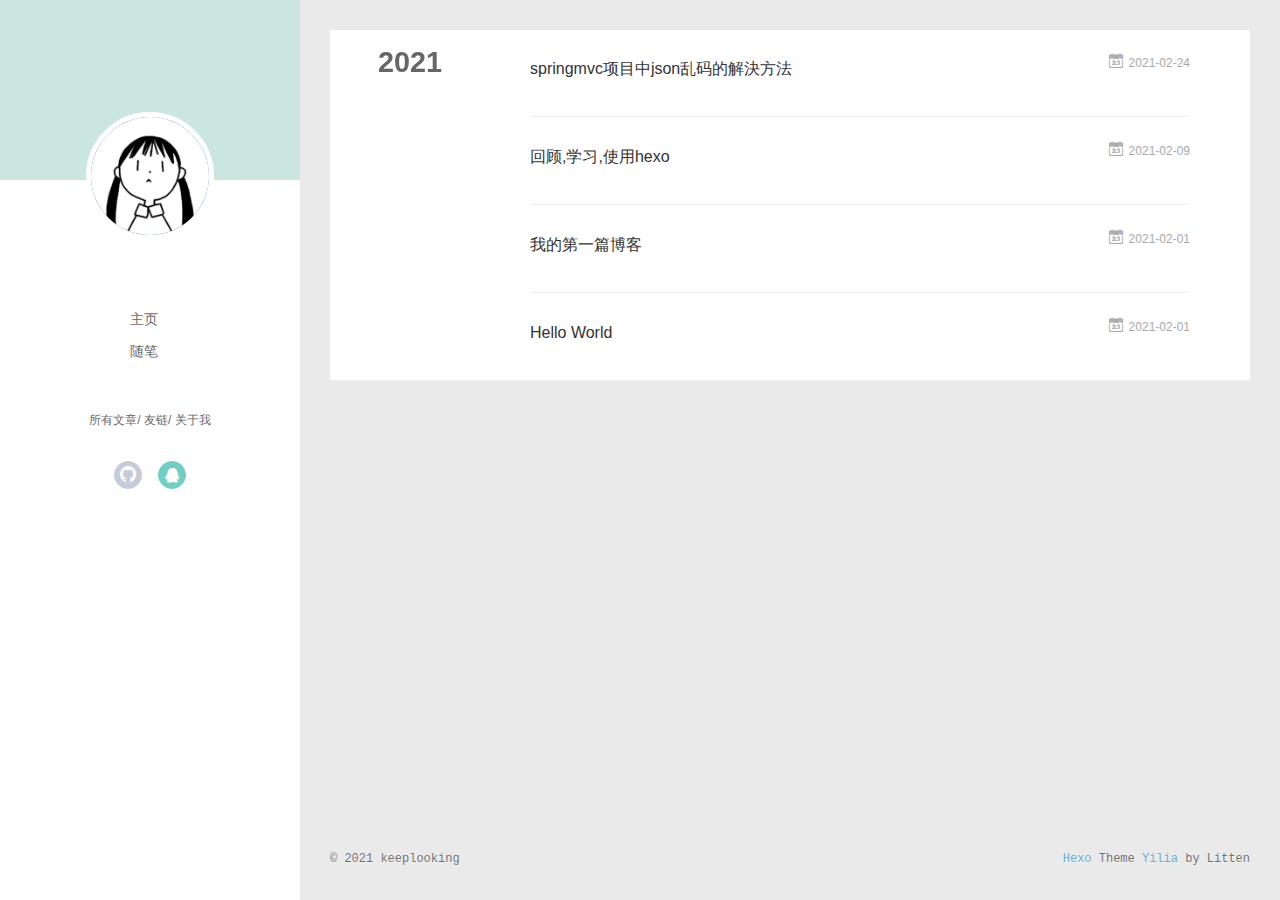
<file: archives/index.html>
<!DOCTYPE html>
<html>
<head>
  <meta charset="utf-8">
  
  <meta name="renderer" content="webkit">
  <meta http-equiv="X-UA-Compatible" content="IE=edge" >
  <link rel="dns-prefetch" href="http://keeplooking6.github.io">
  <title>Archives | 不断寻找</title>
  <meta name="viewport" content="width=device-width, initial-scale=1, maximum-scale=1">
  <meta name="description" content="目前状态：偶尔捡起，偶尔放下，断断续续">
<meta property="og:type" content="website">
<meta property="og:title" content="不断寻找">
<meta property="og:url" content="http://keeplooking6.github.io/archives/index.html">
<meta property="og:site_name" content="不断寻找">
<meta property="og:description" content="目前状态：偶尔捡起，偶尔放下，断断续续">
<meta property="og:locale" content="zh_CN">
<meta property="article:author" content="keeplooking">
<meta name="twitter:card" content="summary">
  
    <link rel="alternative" href="/atom.xml" title="不断寻找" type="application/atom+xml">
  
  
    <link rel="icon" href="/img/favicon.jpg">
  
  <link rel="stylesheet" type="text/css" href="/./main.0cf68a.css">
  <style type="text/css">
  
    #container.show {
      background: linear-gradient(#E6F4F0,#E6F4F0,#9FD2C3);
    }
  </style>
  

  

<meta name="generator" content="Hexo 5.3.0"></head>

<body>
  <div id="container" q-class="show:isCtnShow">
    <canvas id="anm-canvas" class="anm-canvas"></canvas>
    <div class="left-col" q-class="show:isShow">
      
<div class="overlay" style="background: #99d2c387"></div>
<div class="intrude-less">
	<header id="header" class="inner">
		<a href="/" class="profilepic">
			<img src="/img/avatar.jpg" class="js-avatar">
		</a>
		<hgroup>
		  <h1 class="header-author"><a href="/"></a></h1>
		</hgroup>
		

		<nav class="header-menu">
			<ul>
			
				<li><a href="/">主页</a></li>
	        
				<li><a href="/%E9%9A%8F%E7%AC%94/">随笔</a></li>
	        
			</ul>
		</nav>
		<nav class="header-smart-menu">
    		
    			
    			<a q-on="click: openSlider(e, 'innerArchive')" href="javascript:void(0)">所有文章</a>
    			
            
    			
    			<a q-on="click: openSlider(e, 'friends')" href="javascript:void(0)">友链</a>
    			
            
    			
    			<a q-on="click: openSlider(e, 'aboutme')" href="javascript:void(0)">关于我</a>
    			
            
		</nav>
		<nav class="header-nav">
			<div class="social">
				
					<a class="github" target="_blank" href="https://github.com/keeplooking6" title="github"><i class="icon-github"></i></a>
		        
					<a class="qq" target="_blank" href="tencent://AddContact/?fromId=45&fromSubId=1&subcmd=all&uin=1422910966&website=www.oicqzone.com" title="qq"><i class="icon-qq"></i></a>
		        
			</div>
		</nav>
	</header>		
</div>

    </div>
    <div class="mid-col" q-class="show:isShow,hide:isShow|isFalse">
      
<nav id="mobile-nav">
  	<div class="overlay js-overlay" style="background: #99d2c387"></div>
	<div class="btnctn js-mobile-btnctn">
  		<div class="slider-trigger list" q-on="click: openSlider(e)"><i class="icon icon-sort"></i></div>
	</div>
	<div class="intrude-less">
		<header id="header" class="inner">
			<div class="profilepic">
				<img src="/img/avatar.jpg" class="js-avatar">
			</div>
			<hgroup>
			  <h1 class="header-author js-header-author"></h1>
			</hgroup>
			
			
			
				
			
				
			
			
			
			<nav class="header-nav">
				<div class="social">
					
						<a class="github" target="_blank" href="https://github.com/keeplooking6" title="github"><i class="icon-github"></i></a>
			        
						<a class="qq" target="_blank" href="tencent://AddContact/?fromId=45&fromSubId=1&subcmd=all&uin=1422910966&website=www.oicqzone.com" title="qq"><i class="icon-qq"></i></a>
			        
				</div>
			</nav>

			<nav class="header-menu js-header-menu">
				<ul style="width: 50%">
				
				
					<li style="width: 50%"><a href="/">主页</a></li>
		        
					<li style="width: 50%"><a href="/%E9%9A%8F%E7%AC%94/">随笔</a></li>
		        
				</ul>
			</nav>
		</header>				
	</div>
	<div class="mobile-mask" style="display:none" q-show="isShow"></div>
</nav>

      <div id="wrapper" class="body-wrap">
        <div class="menu-l">
          <div class="canvas-wrap">
            <canvas data-colors="#eaeaea" data-sectionHeight="100" data-contentId="js-content" id="myCanvas1" class="anm-canvas"></canvas>
          </div>
          <div id="js-content" class="content-ll">
            
  
  
    
    
      
      
      <section class="archives-wrap">
        <div class="archive-year-wrap">
          <a href="/archives/2021" class="archive-year">2021</a>
        </div>
        <div class="archives">
    
    <article class="archive-article archive-type-post">
  <div class="archive-article-inner">
    <header class="archive-article-header">
      	<div class="article-meta">
	      	<a href="/2021/02/24/springmvc%E9%A1%B9%E7%9B%AE%E4%B8%ADjson%E4%B9%B1%E7%A0%81%E7%9A%84%E8%A7%A3%E6%B1%BA%E6%96%B9%E6%B3%95/" class="archive-article-date">
  	<time datetime="2021-02-24T11:13:23.000Z" itemprop="datePublished"><i class="icon-calendar icon"></i>2021-02-24</time>
</a>
        </div>
    	 
  
    <h1 itemprop="name">
      <a class="archive-article-title" href="/2021/02/24/springmvc%E9%A1%B9%E7%9B%AE%E4%B8%ADjson%E4%B9%B1%E7%A0%81%E7%9A%84%E8%A7%A3%E6%B1%BA%E6%96%B9%E6%B3%95/">springmvc项目中json乱码的解決方法</a>
    </h1>
  

        <div class="article-info info-on-right">
          
          

        </div>
        <div class="clearfix"></div>
    </header>
  </div>
</article>
  
    
    
    <article class="archive-article archive-type-post">
  <div class="archive-article-inner">
    <header class="archive-article-header">
      	<div class="article-meta">
	      	<a href="/2021/02/09/%E5%9B%9E%E9%A1%BE,%E5%AD%A6%E4%B9%A0,%E4%BD%BF%E7%94%A8hexo/" class="archive-article-date">
  	<time datetime="2021-02-09T13:43:51.000Z" itemprop="datePublished"><i class="icon-calendar icon"></i>2021-02-09</time>
</a>
        </div>
    	 
  
    <h1 itemprop="name">
      <a class="archive-article-title" href="/2021/02/09/%E5%9B%9E%E9%A1%BE,%E5%AD%A6%E4%B9%A0,%E4%BD%BF%E7%94%A8hexo/">回顾,学习,使用hexo</a>
    </h1>
  

        <div class="article-info info-on-right">
          
          

        </div>
        <div class="clearfix"></div>
    </header>
  </div>
</article>
  
    
    
    <article class="archive-article archive-type-post">
  <div class="archive-article-inner">
    <header class="archive-article-header">
      	<div class="article-meta">
	      	<a href="/2021/02/01/%E6%88%91%E7%9A%84%E7%AC%AC%E4%B8%80%E7%AF%87%E5%8D%9A%E5%AE%A2/" class="archive-article-date">
  	<time datetime="2021-02-01T11:12:54.000Z" itemprop="datePublished"><i class="icon-calendar icon"></i>2021-02-01</time>
</a>
        </div>
    	 
  
    <h1 itemprop="name">
      <a class="archive-article-title" href="/2021/02/01/%E6%88%91%E7%9A%84%E7%AC%AC%E4%B8%80%E7%AF%87%E5%8D%9A%E5%AE%A2/">我的第一篇博客</a>
    </h1>
  

        <div class="article-info info-on-right">
          
          

        </div>
        <div class="clearfix"></div>
    </header>
  </div>
</article>
  
    
    
    <article class="archive-article archive-type-post">
  <div class="archive-article-inner">
    <header class="archive-article-header">
      	<div class="article-meta">
	      	<a href="/2021/02/01/hello-world/" class="archive-article-date">
  	<time datetime="2021-02-01T10:28:37.675Z" itemprop="datePublished"><i class="icon-calendar icon"></i>2021-02-01</time>
</a>
        </div>
    	 
  
    <h1 itemprop="name">
      <a class="archive-article-title" href="/2021/02/01/hello-world/">Hello World</a>
    </h1>
  

        <div class="article-info info-on-right">
          
          

        </div>
        <div class="clearfix"></div>
    </header>
  </div>
</article>
  
  
    </div></section>
  

    


          </div>
        </div>
      </div>
      <footer id="footer">
  <div class="outer">
    <div id="footer-info">
    	<div class="footer-left">
    		&copy; 2021 keeplooking
    	</div>
      	<div class="footer-right">
      		<a href="http://hexo.io/" target="_blank">Hexo</a>  Theme <a href="https://github.com/litten/hexo-theme-yilia" target="_blank">Yilia</a> by Litten
      	</div>
    </div>
  </div>
</footer>
    </div>
    <script>
	var yiliaConfig = {
		mathjax: false,
		isHome: false,
		isPost: false,
		isArchive: true,
		isTag: false,
		isCategory: false,
		open_in_new: false,
		toc_hide_index: true,
		root: "/",
		innerArchive: true,
		showTags: true
	}
</script>

<script>!function(t){function n(e){if(r[e])return r[e].exports;var i=r[e]={exports:{},id:e,loaded:!1};return t[e].call(i.exports,i,i.exports,n),i.loaded=!0,i.exports}var r={};n.m=t,n.c=r,n.p="./",n(0)}([function(t,n,r){r(195),t.exports=r(191)},function(t,n,r){var e=r(3),i=r(52),o=r(27),u=r(28),c=r(53),f="prototype",a=function(t,n,r){var s,l,h,v,p=t&a.F,d=t&a.G,y=t&a.S,g=t&a.P,b=t&a.B,m=d?e:y?e[n]||(e[n]={}):(e[n]||{})[f],x=d?i:i[n]||(i[n]={}),w=x[f]||(x[f]={});d&&(r=n);for(s in r)l=!p&&m&&void 0!==m[s],h=(l?m:r)[s],v=b&&l?c(h,e):g&&"function"==typeof h?c(Function.call,h):h,m&&u(m,s,h,t&a.U),x[s]!=h&&o(x,s,v),g&&w[s]!=h&&(w[s]=h)};e.core=i,a.F=1,a.G=2,a.S=4,a.P=8,a.B=16,a.W=32,a.U=64,a.R=128,t.exports=a},function(t,n,r){var e=r(6);t.exports=function(t){if(!e(t))throw TypeError(t+" is not an object!");return t}},function(t,n){var r=t.exports="undefined"!=typeof window&&window.Math==Math?window:"undefined"!=typeof self&&self.Math==Math?self:Function("return this")();"number"==typeof __g&&(__g=r)},function(t,n){t.exports=function(t){try{return!!t()}catch(t){return!0}}},function(t,n){var r=t.exports="undefined"!=typeof window&&window.Math==Math?window:"undefined"!=typeof self&&self.Math==Math?self:Function("return this")();"number"==typeof __g&&(__g=r)},function(t,n){t.exports=function(t){return"object"==typeof t?null!==t:"function"==typeof t}},function(t,n,r){var e=r(126)("wks"),i=r(76),o=r(3).Symbol,u="function"==typeof o;(t.exports=function(t){return e[t]||(e[t]=u&&o[t]||(u?o:i)("Symbol."+t))}).store=e},function(t,n){var r={}.hasOwnProperty;t.exports=function(t,n){return r.call(t,n)}},function(t,n,r){var e=r(94),i=r(33);t.exports=function(t){return e(i(t))}},function(t,n,r){t.exports=!r(4)(function(){return 7!=Object.defineProperty({},"a",{get:function(){return 7}}).a})},function(t,n,r){var e=r(2),i=r(167),o=r(50),u=Object.defineProperty;n.f=r(10)?Object.defineProperty:function(t,n,r){if(e(t),n=o(n,!0),e(r),i)try{return u(t,n,r)}catch(t){}if("get"in r||"set"in r)throw TypeError("Accessors not supported!");return"value"in r&&(t[n]=r.value),t}},function(t,n,r){t.exports=!r(18)(function(){return 7!=Object.defineProperty({},"a",{get:function(){return 7}}).a})},function(t,n,r){var e=r(14),i=r(22);t.exports=r(12)?function(t,n,r){return e.f(t,n,i(1,r))}:function(t,n,r){return t[n]=r,t}},function(t,n,r){var e=r(20),i=r(58),o=r(42),u=Object.defineProperty;n.f=r(12)?Object.defineProperty:function(t,n,r){if(e(t),n=o(n,!0),e(r),i)try{return u(t,n,r)}catch(t){}if("get"in r||"set"in r)throw TypeError("Accessors not supported!");return"value"in r&&(t[n]=r.value),t}},function(t,n,r){var e=r(40)("wks"),i=r(23),o=r(5).Symbol,u="function"==typeof o;(t.exports=function(t){return e[t]||(e[t]=u&&o[t]||(u?o:i)("Symbol."+t))}).store=e},function(t,n,r){var e=r(67),i=Math.min;t.exports=function(t){return t>0?i(e(t),9007199254740991):0}},function(t,n,r){var e=r(46);t.exports=function(t){return Object(e(t))}},function(t,n){t.exports=function(t){try{return!!t()}catch(t){return!0}}},function(t,n,r){var e=r(63),i=r(34);t.exports=Object.keys||function(t){return e(t,i)}},function(t,n,r){var e=r(21);t.exports=function(t){if(!e(t))throw TypeError(t+" is not an object!");return t}},function(t,n){t.exports=function(t){return"object"==typeof t?null!==t:"function"==typeof t}},function(t,n){t.exports=function(t,n){return{enumerable:!(1&t),configurable:!(2&t),writable:!(4&t),value:n}}},function(t,n){var r=0,e=Math.random();t.exports=function(t){return"Symbol(".concat(void 0===t?"":t,")_",(++r+e).toString(36))}},function(t,n){var r={}.hasOwnProperty;t.exports=function(t,n){return r.call(t,n)}},function(t,n){var r=t.exports={version:"2.4.0"};"number"==typeof __e&&(__e=r)},function(t,n){t.exports=function(t){if("function"!=typeof t)throw TypeError(t+" is not a function!");return t}},function(t,n,r){var e=r(11),i=r(66);t.exports=r(10)?function(t,n,r){return e.f(t,n,i(1,r))}:function(t,n,r){return t[n]=r,t}},function(t,n,r){var e=r(3),i=r(27),o=r(24),u=r(76)("src"),c="toString",f=Function[c],a=(""+f).split(c);r(52).inspectSource=function(t){return f.call(t)},(t.exports=function(t,n,r,c){var f="function"==typeof r;f&&(o(r,"name")||i(r,"name",n)),t[n]!==r&&(f&&(o(r,u)||i(r,u,t[n]?""+t[n]:a.join(String(n)))),t===e?t[n]=r:c?t[n]?t[n]=r:i(t,n,r):(delete t[n],i(t,n,r)))})(Function.prototype,c,function(){return"function"==typeof this&&this[u]||f.call(this)})},function(t,n,r){var e=r(1),i=r(4),o=r(46),u=function(t,n,r,e){var i=String(o(t)),u="<"+n;return""!==r&&(u+=" "+r+'="'+String(e).replace(/"/g,"&quot;")+'"'),u+">"+i+"</"+n+">"};t.exports=function(t,n){var r={};r[t]=n(u),e(e.P+e.F*i(function(){var n=""[t]('"');return n!==n.toLowerCase()||n.split('"').length>3}),"String",r)}},function(t,n,r){var e=r(115),i=r(46);t.exports=function(t){return e(i(t))}},function(t,n,r){var e=r(116),i=r(66),o=r(30),u=r(50),c=r(24),f=r(167),a=Object.getOwnPropertyDescriptor;n.f=r(10)?a:function(t,n){if(t=o(t),n=u(n,!0),f)try{return a(t,n)}catch(t){}if(c(t,n))return i(!e.f.call(t,n),t[n])}},function(t,n,r){var e=r(24),i=r(17),o=r(145)("IE_PROTO"),u=Object.prototype;t.exports=Object.getPrototypeOf||function(t){return t=i(t),e(t,o)?t[o]:"function"==typeof t.constructor&&t instanceof t.constructor?t.constructor.prototype:t instanceof Object?u:null}},function(t,n){t.exports=function(t){if(void 0==t)throw TypeError("Can't call method on  "+t);return t}},function(t,n){t.exports="constructor,hasOwnProperty,isPrototypeOf,propertyIsEnumerable,toLocaleString,toString,valueOf".split(",")},function(t,n){t.exports={}},function(t,n){t.exports=!0},function(t,n){n.f={}.propertyIsEnumerable},function(t,n,r){var e=r(14).f,i=r(8),o=r(15)("toStringTag");t.exports=function(t,n,r){t&&!i(t=r?t:t.prototype,o)&&e(t,o,{configurable:!0,value:n})}},function(t,n,r){var e=r(40)("keys"),i=r(23);t.exports=function(t){return e[t]||(e[t]=i(t))}},function(t,n,r){var e=r(5),i="__core-js_shared__",o=e[i]||(e[i]={});t.exports=function(t){return o[t]||(o[t]={})}},function(t,n){var r=Math.ceil,e=Math.floor;t.exports=function(t){return isNaN(t=+t)?0:(t>0?e:r)(t)}},function(t,n,r){var e=r(21);t.exports=function(t,n){if(!e(t))return t;var r,i;if(n&&"function"==typeof(r=t.toString)&&!e(i=r.call(t)))return i;if("function"==typeof(r=t.valueOf)&&!e(i=r.call(t)))return i;if(!n&&"function"==typeof(r=t.toString)&&!e(i=r.call(t)))return i;throw TypeError("Can't convert object to primitive value")}},function(t,n,r){var e=r(5),i=r(25),o=r(36),u=r(44),c=r(14).f;t.exports=function(t){var n=i.Symbol||(i.Symbol=o?{}:e.Symbol||{});"_"==t.charAt(0)||t in n||c(n,t,{value:u.f(t)})}},function(t,n,r){n.f=r(15)},function(t,n){var r={}.toString;t.exports=function(t){return r.call(t).slice(8,-1)}},function(t,n){t.exports=function(t){if(void 0==t)throw TypeError("Can't call method on  "+t);return t}},function(t,n,r){var e=r(4);t.exports=function(t,n){return!!t&&e(function(){n?t.call(null,function(){},1):t.call(null)})}},function(t,n,r){var e=r(53),i=r(115),o=r(17),u=r(16),c=r(203);t.exports=function(t,n){var r=1==t,f=2==t,a=3==t,s=4==t,l=6==t,h=5==t||l,v=n||c;return function(n,c,p){for(var d,y,g=o(n),b=i(g),m=e(c,p,3),x=u(b.length),w=0,S=r?v(n,x):f?v(n,0):void 0;x>w;w++)if((h||w in b)&&(d=b[w],y=m(d,w,g),t))if(r)S[w]=y;else if(y)switch(t){case 3:return!0;case 5:return d;case 6:return w;case 2:S.push(d)}else if(s)return!1;return l?-1:a||s?s:S}}},function(t,n,r){var e=r(1),i=r(52),o=r(4);t.exports=function(t,n){var r=(i.Object||{})[t]||Object[t],u={};u[t]=n(r),e(e.S+e.F*o(function(){r(1)}),"Object",u)}},function(t,n,r){var e=r(6);t.exports=function(t,n){if(!e(t))return t;var r,i;if(n&&"function"==typeof(r=t.toString)&&!e(i=r.call(t)))return i;if("function"==typeof(r=t.valueOf)&&!e(i=r.call(t)))return i;if(!n&&"function"==typeof(r=t.toString)&&!e(i=r.call(t)))return i;throw TypeError("Can't convert object to primitive value")}},function(t,n,r){var e=r(5),i=r(25),o=r(91),u=r(13),c="prototype",f=function(t,n,r){var a,s,l,h=t&f.F,v=t&f.G,p=t&f.S,d=t&f.P,y=t&f.B,g=t&f.W,b=v?i:i[n]||(i[n]={}),m=b[c],x=v?e:p?e[n]:(e[n]||{})[c];v&&(r=n);for(a in r)(s=!h&&x&&void 0!==x[a])&&a in b||(l=s?x[a]:r[a],b[a]=v&&"function"!=typeof x[a]?r[a]:y&&s?o(l,e):g&&x[a]==l?function(t){var n=function(n,r,e){if(this instanceof t){switch(arguments.length){case 0:return new t;case 1:return new t(n);case 2:return new t(n,r)}return new t(n,r,e)}return t.apply(this,arguments)};return n[c]=t[c],n}(l):d&&"function"==typeof l?o(Function.call,l):l,d&&((b.virtual||(b.virtual={}))[a]=l,t&f.R&&m&&!m[a]&&u(m,a,l)))};f.F=1,f.G=2,f.S=4,f.P=8,f.B=16,f.W=32,f.U=64,f.R=128,t.exports=f},function(t,n){var r=t.exports={version:"2.4.0"};"number"==typeof __e&&(__e=r)},function(t,n,r){var e=r(26);t.exports=function(t,n,r){if(e(t),void 0===n)return t;switch(r){case 1:return function(r){return t.call(n,r)};case 2:return function(r,e){return t.call(n,r,e)};case 3:return function(r,e,i){return t.call(n,r,e,i)}}return function(){return t.apply(n,arguments)}}},function(t,n,r){var e=r(183),i=r(1),o=r(126)("metadata"),u=o.store||(o.store=new(r(186))),c=function(t,n,r){var i=u.get(t);if(!i){if(!r)return;u.set(t,i=new e)}var o=i.get(n);if(!o){if(!r)return;i.set(n,o=new e)}return o},f=function(t,n,r){var e=c(n,r,!1);return void 0!==e&&e.has(t)},a=function(t,n,r){var e=c(n,r,!1);return void 0===e?void 0:e.get(t)},s=function(t,n,r,e){c(r,e,!0).set(t,n)},l=function(t,n){var r=c(t,n,!1),e=[];return r&&r.forEach(function(t,n){e.push(n)}),e},h=function(t){return void 0===t||"symbol"==typeof t?t:String(t)},v=function(t){i(i.S,"Reflect",t)};t.exports={store:u,map:c,has:f,get:a,set:s,keys:l,key:h,exp:v}},function(t,n,r){"use strict";if(r(10)){var e=r(69),i=r(3),o=r(4),u=r(1),c=r(127),f=r(152),a=r(53),s=r(68),l=r(66),h=r(27),v=r(73),p=r(67),d=r(16),y=r(75),g=r(50),b=r(24),m=r(180),x=r(114),w=r(6),S=r(17),_=r(137),O=r(70),E=r(32),P=r(71).f,j=r(154),F=r(76),M=r(7),A=r(48),N=r(117),T=r(146),I=r(155),k=r(80),L=r(123),R=r(74),C=r(130),D=r(160),U=r(11),W=r(31),G=U.f,B=W.f,V=i.RangeError,z=i.TypeError,q=i.Uint8Array,K="ArrayBuffer",J="Shared"+K,Y="BYTES_PER_ELEMENT",H="prototype",$=Array[H],X=f.ArrayBuffer,Q=f.DataView,Z=A(0),tt=A(2),nt=A(3),rt=A(4),et=A(5),it=A(6),ot=N(!0),ut=N(!1),ct=I.values,ft=I.keys,at=I.entries,st=$.lastIndexOf,lt=$.reduce,ht=$.reduceRight,vt=$.join,pt=$.sort,dt=$.slice,yt=$.toString,gt=$.toLocaleString,bt=M("iterator"),mt=M("toStringTag"),xt=F("typed_constructor"),wt=F("def_constructor"),St=c.CONSTR,_t=c.TYPED,Ot=c.VIEW,Et="Wrong length!",Pt=A(1,function(t,n){return Tt(T(t,t[wt]),n)}),jt=o(function(){return 1===new q(new Uint16Array([1]).buffer)[0]}),Ft=!!q&&!!q[H].set&&o(function(){new q(1).set({})}),Mt=function(t,n){if(void 0===t)throw z(Et);var r=+t,e=d(t);if(n&&!m(r,e))throw V(Et);return e},At=function(t,n){var r=p(t);if(r<0||r%n)throw V("Wrong offset!");return r},Nt=function(t){if(w(t)&&_t in t)return t;throw z(t+" is not a typed array!")},Tt=function(t,n){if(!(w(t)&&xt in t))throw z("It is not a typed array constructor!");return new t(n)},It=function(t,n){return kt(T(t,t[wt]),n)},kt=function(t,n){for(var r=0,e=n.length,i=Tt(t,e);e>r;)i[r]=n[r++];return i},Lt=function(t,n,r){G(t,n,{get:function(){return this._d[r]}})},Rt=function(t){var n,r,e,i,o,u,c=S(t),f=arguments.length,s=f>1?arguments[1]:void 0,l=void 0!==s,h=j(c);if(void 0!=h&&!_(h)){for(u=h.call(c),e=[],n=0;!(o=u.next()).done;n++)e.push(o.value);c=e}for(l&&f>2&&(s=a(s,arguments[2],2)),n=0,r=d(c.length),i=Tt(this,r);r>n;n++)i[n]=l?s(c[n],n):c[n];return i},Ct=function(){for(var t=0,n=arguments.length,r=Tt(this,n);n>t;)r[t]=arguments[t++];return r},Dt=!!q&&o(function(){gt.call(new q(1))}),Ut=function(){return gt.apply(Dt?dt.call(Nt(this)):Nt(this),arguments)},Wt={copyWithin:function(t,n){return D.call(Nt(this),t,n,arguments.length>2?arguments[2]:void 0)},every:function(t){return rt(Nt(this),t,arguments.length>1?arguments[1]:void 0)},fill:function(t){return C.apply(Nt(this),arguments)},filter:function(t){return It(this,tt(Nt(this),t,arguments.length>1?arguments[1]:void 0))},find:function(t){return et(Nt(this),t,arguments.length>1?arguments[1]:void 0)},findIndex:function(t){return it(Nt(this),t,arguments.length>1?arguments[1]:void 0)},forEach:function(t){Z(Nt(this),t,arguments.length>1?arguments[1]:void 0)},indexOf:function(t){return ut(Nt(this),t,arguments.length>1?arguments[1]:void 0)},includes:function(t){return ot(Nt(this),t,arguments.length>1?arguments[1]:void 0)},join:function(t){return vt.apply(Nt(this),arguments)},lastIndexOf:function(t){return st.apply(Nt(this),arguments)},map:function(t){return Pt(Nt(this),t,arguments.length>1?arguments[1]:void 0)},reduce:function(t){return lt.apply(Nt(this),arguments)},reduceRight:function(t){return ht.apply(Nt(this),arguments)},reverse:function(){for(var t,n=this,r=Nt(n).length,e=Math.floor(r/2),i=0;i<e;)t=n[i],n[i++]=n[--r],n[r]=t;return n},some:function(t){return nt(Nt(this),t,arguments.length>1?arguments[1]:void 0)},sort:function(t){return pt.call(Nt(this),t)},subarray:function(t,n){var r=Nt(this),e=r.length,i=y(t,e);return new(T(r,r[wt]))(r.buffer,r.byteOffset+i*r.BYTES_PER_ELEMENT,d((void 0===n?e:y(n,e))-i))}},Gt=function(t,n){return It(this,dt.call(Nt(this),t,n))},Bt=function(t){Nt(this);var n=At(arguments[1],1),r=this.length,e=S(t),i=d(e.length),o=0;if(i+n>r)throw V(Et);for(;o<i;)this[n+o]=e[o++]},Vt={entries:function(){return at.call(Nt(this))},keys:function(){return ft.call(Nt(this))},values:function(){return ct.call(Nt(this))}},zt=function(t,n){return w(t)&&t[_t]&&"symbol"!=typeof n&&n in t&&String(+n)==String(n)},qt=function(t,n){return zt(t,n=g(n,!0))?l(2,t[n]):B(t,n)},Kt=function(t,n,r){return!(zt(t,n=g(n,!0))&&w(r)&&b(r,"value"))||b(r,"get")||b(r,"set")||r.configurable||b(r,"writable")&&!r.writable||b(r,"enumerable")&&!r.enumerable?G(t,n,r):(t[n]=r.value,t)};St||(W.f=qt,U.f=Kt),u(u.S+u.F*!St,"Object",{getOwnPropertyDescriptor:qt,defineProperty:Kt}),o(function(){yt.call({})})&&(yt=gt=function(){return vt.call(this)});var Jt=v({},Wt);v(Jt,Vt),h(Jt,bt,Vt.values),v(Jt,{slice:Gt,set:Bt,constructor:function(){},toString:yt,toLocaleString:Ut}),Lt(Jt,"buffer","b"),Lt(Jt,"byteOffset","o"),Lt(Jt,"byteLength","l"),Lt(Jt,"length","e"),G(Jt,mt,{get:function(){return this[_t]}}),t.exports=function(t,n,r,f){f=!!f;var a=t+(f?"Clamped":"")+"Array",l="Uint8Array"!=a,v="get"+t,p="set"+t,y=i[a],g=y||{},b=y&&E(y),m=!y||!c.ABV,S={},_=y&&y[H],j=function(t,r){var e=t._d;return e.v[v](r*n+e.o,jt)},F=function(t,r,e){var i=t._d;f&&(e=(e=Math.round(e))<0?0:e>255?255:255&e),i.v[p](r*n+i.o,e,jt)},M=function(t,n){G(t,n,{get:function(){return j(this,n)},set:function(t){return F(this,n,t)},enumerable:!0})};m?(y=r(function(t,r,e,i){s(t,y,a,"_d");var o,u,c,f,l=0,v=0;if(w(r)){if(!(r instanceof X||(f=x(r))==K||f==J))return _t in r?kt(y,r):Rt.call(y,r);o=r,v=At(e,n);var p=r.byteLength;if(void 0===i){if(p%n)throw V(Et);if((u=p-v)<0)throw V(Et)}else if((u=d(i)*n)+v>p)throw V(Et);c=u/n}else c=Mt(r,!0),u=c*n,o=new X(u);for(h(t,"_d",{b:o,o:v,l:u,e:c,v:new Q(o)});l<c;)M(t,l++)}),_=y[H]=O(Jt),h(_,"constructor",y)):L(function(t){new y(null),new y(t)},!0)||(y=r(function(t,r,e,i){s(t,y,a);var o;return w(r)?r instanceof X||(o=x(r))==K||o==J?void 0!==i?new g(r,At(e,n),i):void 0!==e?new g(r,At(e,n)):new g(r):_t in r?kt(y,r):Rt.call(y,r):new g(Mt(r,l))}),Z(b!==Function.prototype?P(g).concat(P(b)):P(g),function(t){t in y||h(y,t,g[t])}),y[H]=_,e||(_.constructor=y));var A=_[bt],N=!!A&&("values"==A.name||void 0==A.name),T=Vt.values;h(y,xt,!0),h(_,_t,a),h(_,Ot,!0),h(_,wt,y),(f?new y(1)[mt]==a:mt in _)||G(_,mt,{get:function(){return a}}),S[a]=y,u(u.G+u.W+u.F*(y!=g),S),u(u.S,a,{BYTES_PER_ELEMENT:n,from:Rt,of:Ct}),Y in _||h(_,Y,n),u(u.P,a,Wt),R(a),u(u.P+u.F*Ft,a,{set:Bt}),u(u.P+u.F*!N,a,Vt),u(u.P+u.F*(_.toString!=yt),a,{toString:yt}),u(u.P+u.F*o(function(){new y(1).slice()}),a,{slice:Gt}),u(u.P+u.F*(o(function(){return[1,2].toLocaleString()!=new y([1,2]).toLocaleString()})||!o(function(){_.toLocaleString.call([1,2])})),a,{toLocaleString:Ut}),k[a]=N?A:T,e||N||h(_,bt,T)}}else t.exports=function(){}},function(t,n){var r={}.toString;t.exports=function(t){return r.call(t).slice(8,-1)}},function(t,n,r){var e=r(21),i=r(5).document,o=e(i)&&e(i.createElement);t.exports=function(t){return o?i.createElement(t):{}}},function(t,n,r){t.exports=!r(12)&&!r(18)(function(){return 7!=Object.defineProperty(r(57)("div"),"a",{get:function(){return 7}}).a})},function(t,n,r){"use strict";var e=r(36),i=r(51),o=r(64),u=r(13),c=r(8),f=r(35),a=r(96),s=r(38),l=r(103),h=r(15)("iterator"),v=!([].keys&&"next"in[].keys()),p="keys",d="values",y=function(){return this};t.exports=function(t,n,r,g,b,m,x){a(r,n,g);var w,S,_,O=function(t){if(!v&&t in F)return F[t];switch(t){case p:case d:return function(){return new r(this,t)}}return function(){return new r(this,t)}},E=n+" Iterator",P=b==d,j=!1,F=t.prototype,M=F[h]||F["@@iterator"]||b&&F[b],A=M||O(b),N=b?P?O("entries"):A:void 0,T="Array"==n?F.entries||M:M;if(T&&(_=l(T.call(new t)))!==Object.prototype&&(s(_,E,!0),e||c(_,h)||u(_,h,y)),P&&M&&M.name!==d&&(j=!0,A=function(){return M.call(this)}),e&&!x||!v&&!j&&F[h]||u(F,h,A),f[n]=A,f[E]=y,b)if(w={values:P?A:O(d),keys:m?A:O(p),entries:N},x)for(S in w)S in F||o(F,S,w[S]);else i(i.P+i.F*(v||j),n,w);return w}},function(t,n,r){var e=r(20),i=r(100),o=r(34),u=r(39)("IE_PROTO"),c=function(){},f="prototype",a=function(){var t,n=r(57)("iframe"),e=o.length;for(n.style.display="none",r(93).appendChild(n),n.src="javascript:",t=n.contentWindow.document,t.open(),t.write("<script>document.F=Object<\/script>"),t.close(),a=t.F;e--;)delete a[f][o[e]];return a()};t.exports=Object.create||function(t,n){var r;return null!==t?(c[f]=e(t),r=new c,c[f]=null,r[u]=t):r=a(),void 0===n?r:i(r,n)}},function(t,n,r){var e=r(63),i=r(34).concat("length","prototype");n.f=Object.getOwnPropertyNames||function(t){return e(t,i)}},function(t,n){n.f=Object.getOwnPropertySymbols},function(t,n,r){var e=r(8),i=r(9),o=r(90)(!1),u=r(39)("IE_PROTO");t.exports=function(t,n){var r,c=i(t),f=0,a=[];for(r in c)r!=u&&e(c,r)&&a.push(r);for(;n.length>f;)e(c,r=n[f++])&&(~o(a,r)||a.push(r));return a}},function(t,n,r){t.exports=r(13)},function(t,n,r){var e=r(76)("meta"),i=r(6),o=r(24),u=r(11).f,c=0,f=Object.isExtensible||function(){return!0},a=!r(4)(function(){return f(Object.preventExtensions({}))}),s=function(t){u(t,e,{value:{i:"O"+ ++c,w:{}}})},l=function(t,n){if(!i(t))return"symbol"==typeof t?t:("string"==typeof t?"S":"P")+t;if(!o(t,e)){if(!f(t))return"F";if(!n)return"E";s(t)}return t[e].i},h=function(t,n){if(!o(t,e)){if(!f(t))return!0;if(!n)return!1;s(t)}return t[e].w},v=function(t){return a&&p.NEED&&f(t)&&!o(t,e)&&s(t),t},p=t.exports={KEY:e,NEED:!1,fastKey:l,getWeak:h,onFreeze:v}},function(t,n){t.exports=function(t,n){return{enumerable:!(1&t),configurable:!(2&t),writable:!(4&t),value:n}}},function(t,n){var r=Math.ceil,e=Math.floor;t.exports=function(t){return isNaN(t=+t)?0:(t>0?e:r)(t)}},function(t,n){t.exports=function(t,n,r,e){if(!(t instanceof n)||void 0!==e&&e in t)throw TypeError(r+": incorrect invocation!");return t}},function(t,n){t.exports=!1},function(t,n,r){var e=r(2),i=r(173),o=r(133),u=r(145)("IE_PROTO"),c=function(){},f="prototype",a=function(){var t,n=r(132)("iframe"),e=o.length;for(n.style.display="none",r(135).appendChild(n),n.src="javascript:",t=n.contentWindow.document,t.open(),t.write("<script>document.F=Object<\/script>"),t.close(),a=t.F;e--;)delete a[f][o[e]];return a()};t.exports=Object.create||function(t,n){var r;return null!==t?(c[f]=e(t),r=new c,c[f]=null,r[u]=t):r=a(),void 0===n?r:i(r,n)}},function(t,n,r){var e=r(175),i=r(133).concat("length","prototype");n.f=Object.getOwnPropertyNames||function(t){return e(t,i)}},function(t,n,r){var e=r(175),i=r(133);t.exports=Object.keys||function(t){return e(t,i)}},function(t,n,r){var e=r(28);t.exports=function(t,n,r){for(var i in n)e(t,i,n[i],r);return t}},function(t,n,r){"use strict";var e=r(3),i=r(11),o=r(10),u=r(7)("species");t.exports=function(t){var n=e[t];o&&n&&!n[u]&&i.f(n,u,{configurable:!0,get:function(){return this}})}},function(t,n,r){var e=r(67),i=Math.max,o=Math.min;t.exports=function(t,n){return t=e(t),t<0?i(t+n,0):o(t,n)}},function(t,n){var r=0,e=Math.random();t.exports=function(t){return"Symbol(".concat(void 0===t?"":t,")_",(++r+e).toString(36))}},function(t,n,r){var e=r(33);t.exports=function(t){return Object(e(t))}},function(t,n,r){var e=r(7)("unscopables"),i=Array.prototype;void 0==i[e]&&r(27)(i,e,{}),t.exports=function(t){i[e][t]=!0}},function(t,n,r){var e=r(53),i=r(169),o=r(137),u=r(2),c=r(16),f=r(154),a={},s={},n=t.exports=function(t,n,r,l,h){var v,p,d,y,g=h?function(){return t}:f(t),b=e(r,l,n?2:1),m=0;if("function"!=typeof g)throw TypeError(t+" is not iterable!");if(o(g)){for(v=c(t.length);v>m;m++)if((y=n?b(u(p=t[m])[0],p[1]):b(t[m]))===a||y===s)return y}else for(d=g.call(t);!(p=d.next()).done;)if((y=i(d,b,p.value,n))===a||y===s)return y};n.BREAK=a,n.RETURN=s},function(t,n){t.exports={}},function(t,n,r){var e=r(11).f,i=r(24),o=r(7)("toStringTag");t.exports=function(t,n,r){t&&!i(t=r?t:t.prototype,o)&&e(t,o,{configurable:!0,value:n})}},function(t,n,r){var e=r(1),i=r(46),o=r(4),u=r(150),c="["+u+"]",f="​",a=RegExp("^"+c+c+"*"),s=RegExp(c+c+"*$"),l=function(t,n,r){var i={},c=o(function(){return!!u[t]()||f[t]()!=f}),a=i[t]=c?n(h):u[t];r&&(i[r]=a),e(e.P+e.F*c,"String",i)},h=l.trim=function(t,n){return t=String(i(t)),1&n&&(t=t.replace(a,"")),2&n&&(t=t.replace(s,"")),t};t.exports=l},function(t,n,r){t.exports={default:r(86),__esModule:!0}},function(t,n,r){t.exports={default:r(87),__esModule:!0}},function(t,n,r){"use strict";function e(t){return t&&t.__esModule?t:{default:t}}n.__esModule=!0;var i=r(84),o=e(i),u=r(83),c=e(u),f="function"==typeof c.default&&"symbol"==typeof o.default?function(t){return typeof t}:function(t){return t&&"function"==typeof c.default&&t.constructor===c.default&&t!==c.default.prototype?"symbol":typeof t};n.default="function"==typeof c.default&&"symbol"===f(o.default)?function(t){return void 0===t?"undefined":f(t)}:function(t){return t&&"function"==typeof c.default&&t.constructor===c.default&&t!==c.default.prototype?"symbol":void 0===t?"undefined":f(t)}},function(t,n,r){r(110),r(108),r(111),r(112),t.exports=r(25).Symbol},function(t,n,r){r(109),r(113),t.exports=r(44).f("iterator")},function(t,n){t.exports=function(t){if("function"!=typeof t)throw TypeError(t+" is not a function!");return t}},function(t,n){t.exports=function(){}},function(t,n,r){var e=r(9),i=r(106),o=r(105);t.exports=function(t){return function(n,r,u){var c,f=e(n),a=i(f.length),s=o(u,a);if(t&&r!=r){for(;a>s;)if((c=f[s++])!=c)return!0}else for(;a>s;s++)if((t||s in f)&&f[s]===r)return t||s||0;return!t&&-1}}},function(t,n,r){var e=r(88);t.exports=function(t,n,r){if(e(t),void 0===n)return t;switch(r){case 1:return function(r){return t.call(n,r)};case 2:return function(r,e){return t.call(n,r,e)};case 3:return function(r,e,i){return t.call(n,r,e,i)}}return function(){return t.apply(n,arguments)}}},function(t,n,r){var e=r(19),i=r(62),o=r(37);t.exports=function(t){var n=e(t),r=i.f;if(r)for(var u,c=r(t),f=o.f,a=0;c.length>a;)f.call(t,u=c[a++])&&n.push(u);return n}},function(t,n,r){t.exports=r(5).document&&document.documentElement},function(t,n,r){var e=r(56);t.exports=Object("z").propertyIsEnumerable(0)?Object:function(t){return"String"==e(t)?t.split(""):Object(t)}},function(t,n,r){var e=r(56);t.exports=Array.isArray||function(t){return"Array"==e(t)}},function(t,n,r){"use strict";var e=r(60),i=r(22),o=r(38),u={};r(13)(u,r(15)("iterator"),function(){return this}),t.exports=function(t,n,r){t.prototype=e(u,{next:i(1,r)}),o(t,n+" Iterator")}},function(t,n){t.exports=function(t,n){return{value:n,done:!!t}}},function(t,n,r){var e=r(19),i=r(9);t.exports=function(t,n){for(var r,o=i(t),u=e(o),c=u.length,f=0;c>f;)if(o[r=u[f++]]===n)return r}},function(t,n,r){var e=r(23)("meta"),i=r(21),o=r(8),u=r(14).f,c=0,f=Object.isExtensible||function(){return!0},a=!r(18)(function(){return f(Object.preventExtensions({}))}),s=function(t){u(t,e,{value:{i:"O"+ ++c,w:{}}})},l=function(t,n){if(!i(t))return"symbol"==typeof t?t:("string"==typeof t?"S":"P")+t;if(!o(t,e)){if(!f(t))return"F";if(!n)return"E";s(t)}return t[e].i},h=function(t,n){if(!o(t,e)){if(!f(t))return!0;if(!n)return!1;s(t)}return t[e].w},v=function(t){return a&&p.NEED&&f(t)&&!o(t,e)&&s(t),t},p=t.exports={KEY:e,NEED:!1,fastKey:l,getWeak:h,onFreeze:v}},function(t,n,r){var e=r(14),i=r(20),o=r(19);t.exports=r(12)?Object.defineProperties:function(t,n){i(t);for(var r,u=o(n),c=u.length,f=0;c>f;)e.f(t,r=u[f++],n[r]);return t}},function(t,n,r){var e=r(37),i=r(22),o=r(9),u=r(42),c=r(8),f=r(58),a=Object.getOwnPropertyDescriptor;n.f=r(12)?a:function(t,n){if(t=o(t),n=u(n,!0),f)try{return a(t,n)}catch(t){}if(c(t,n))return i(!e.f.call(t,n),t[n])}},function(t,n,r){var e=r(9),i=r(61).f,o={}.toString,u="object"==typeof window&&window&&Object.getOwnPropertyNames?Object.getOwnPropertyNames(window):[],c=function(t){try{return i(t)}catch(t){return u.slice()}};t.exports.f=function(t){return u&&"[object Window]"==o.call(t)?c(t):i(e(t))}},function(t,n,r){var e=r(8),i=r(77),o=r(39)("IE_PROTO"),u=Object.prototype;t.exports=Object.getPrototypeOf||function(t){return t=i(t),e(t,o)?t[o]:"function"==typeof t.constructor&&t instanceof t.constructor?t.constructor.prototype:t instanceof Object?u:null}},function(t,n,r){var e=r(41),i=r(33);t.exports=function(t){return function(n,r){var o,u,c=String(i(n)),f=e(r),a=c.length;return f<0||f>=a?t?"":void 0:(o=c.charCodeAt(f),o<55296||o>56319||f+1===a||(u=c.charCodeAt(f+1))<56320||u>57343?t?c.charAt(f):o:t?c.slice(f,f+2):u-56320+(o-55296<<10)+65536)}}},function(t,n,r){var e=r(41),i=Math.max,o=Math.min;t.exports=function(t,n){return t=e(t),t<0?i(t+n,0):o(t,n)}},function(t,n,r){var e=r(41),i=Math.min;t.exports=function(t){return t>0?i(e(t),9007199254740991):0}},function(t,n,r){"use strict";var e=r(89),i=r(97),o=r(35),u=r(9);t.exports=r(59)(Array,"Array",function(t,n){this._t=u(t),this._i=0,this._k=n},function(){var t=this._t,n=this._k,r=this._i++;return!t||r>=t.length?(this._t=void 0,i(1)):"keys"==n?i(0,r):"values"==n?i(0,t[r]):i(0,[r,t[r]])},"values"),o.Arguments=o.Array,e("keys"),e("values"),e("entries")},function(t,n){},function(t,n,r){"use strict";var e=r(104)(!0);r(59)(String,"String",function(t){this._t=String(t),this._i=0},function(){var t,n=this._t,r=this._i;return r>=n.length?{value:void 0,done:!0}:(t=e(n,r),this._i+=t.length,{value:t,done:!1})})},function(t,n,r){"use strict";var e=r(5),i=r(8),o=r(12),u=r(51),c=r(64),f=r(99).KEY,a=r(18),s=r(40),l=r(38),h=r(23),v=r(15),p=r(44),d=r(43),y=r(98),g=r(92),b=r(95),m=r(20),x=r(9),w=r(42),S=r(22),_=r(60),O=r(102),E=r(101),P=r(14),j=r(19),F=E.f,M=P.f,A=O.f,N=e.Symbol,T=e.JSON,I=T&&T.stringify,k="prototype",L=v("_hidden"),R=v("toPrimitive"),C={}.propertyIsEnumerable,D=s("symbol-registry"),U=s("symbols"),W=s("op-symbols"),G=Object[k],B="function"==typeof N,V=e.QObject,z=!V||!V[k]||!V[k].findChild,q=o&&a(function(){return 7!=_(M({},"a",{get:function(){return M(this,"a",{value:7}).a}})).a})?function(t,n,r){var e=F(G,n);e&&delete G[n],M(t,n,r),e&&t!==G&&M(G,n,e)}:M,K=function(t){var n=U[t]=_(N[k]);return n._k=t,n},J=B&&"symbol"==typeof N.iterator?function(t){return"symbol"==typeof t}:function(t){return t instanceof N},Y=function(t,n,r){return t===G&&Y(W,n,r),m(t),n=w(n,!0),m(r),i(U,n)?(r.enumerable?(i(t,L)&&t[L][n]&&(t[L][n]=!1),r=_(r,{enumerable:S(0,!1)})):(i(t,L)||M(t,L,S(1,{})),t[L][n]=!0),q(t,n,r)):M(t,n,r)},H=function(t,n){m(t);for(var r,e=g(n=x(n)),i=0,o=e.length;o>i;)Y(t,r=e[i++],n[r]);return t},$=function(t,n){return void 0===n?_(t):H(_(t),n)},X=function(t){var n=C.call(this,t=w(t,!0));return!(this===G&&i(U,t)&&!i(W,t))&&(!(n||!i(this,t)||!i(U,t)||i(this,L)&&this[L][t])||n)},Q=function(t,n){if(t=x(t),n=w(n,!0),t!==G||!i(U,n)||i(W,n)){var r=F(t,n);return!r||!i(U,n)||i(t,L)&&t[L][n]||(r.enumerable=!0),r}},Z=function(t){for(var n,r=A(x(t)),e=[],o=0;r.length>o;)i(U,n=r[o++])||n==L||n==f||e.push(n);return e},tt=function(t){for(var n,r=t===G,e=A(r?W:x(t)),o=[],u=0;e.length>u;)!i(U,n=e[u++])||r&&!i(G,n)||o.push(U[n]);return o};B||(N=function(){if(this instanceof N)throw TypeError("Symbol is not a constructor!");var t=h(arguments.length>0?arguments[0]:void 0),n=function(r){this===G&&n.call(W,r),i(this,L)&&i(this[L],t)&&(this[L][t]=!1),q(this,t,S(1,r))};return o&&z&&q(G,t,{configurable:!0,set:n}),K(t)},c(N[k],"toString",function(){return this._k}),E.f=Q,P.f=Y,r(61).f=O.f=Z,r(37).f=X,r(62).f=tt,o&&!r(36)&&c(G,"propertyIsEnumerable",X,!0),p.f=function(t){return K(v(t))}),u(u.G+u.W+u.F*!B,{Symbol:N});for(var nt="hasInstance,isConcatSpreadable,iterator,match,replace,search,species,split,toPrimitive,toStringTag,unscopables".split(","),rt=0;nt.length>rt;)v(nt[rt++]);for(var nt=j(v.store),rt=0;nt.length>rt;)d(nt[rt++]);u(u.S+u.F*!B,"Symbol",{for:function(t){return i(D,t+="")?D[t]:D[t]=N(t)},keyFor:function(t){if(J(t))return y(D,t);throw TypeError(t+" is not a symbol!")},useSetter:function(){z=!0},useSimple:function(){z=!1}}),u(u.S+u.F*!B,"Object",{create:$,defineProperty:Y,defineProperties:H,getOwnPropertyDescriptor:Q,getOwnPropertyNames:Z,getOwnPropertySymbols:tt}),T&&u(u.S+u.F*(!B||a(function(){var t=N();return"[null]"!=I([t])||"{}"!=I({a:t})||"{}"!=I(Object(t))})),"JSON",{stringify:function(t){if(void 0!==t&&!J(t)){for(var n,r,e=[t],i=1;arguments.length>i;)e.push(arguments[i++]);return n=e[1],"function"==typeof n&&(r=n),!r&&b(n)||(n=function(t,n){if(r&&(n=r.call(this,t,n)),!J(n))return n}),e[1]=n,I.apply(T,e)}}}),N[k][R]||r(13)(N[k],R,N[k].valueOf),l(N,"Symbol"),l(Math,"Math",!0),l(e.JSON,"JSON",!0)},function(t,n,r){r(43)("asyncIterator")},function(t,n,r){r(43)("observable")},function(t,n,r){r(107);for(var e=r(5),i=r(13),o=r(35),u=r(15)("toStringTag"),c=["NodeList","DOMTokenList","MediaList","StyleSheetList","CSSRuleList"],f=0;f<5;f++){var a=c[f],s=e[a],l=s&&s.prototype;l&&!l[u]&&i(l,u,a),o[a]=o.Array}},function(t,n,r){var e=r(45),i=r(7)("toStringTag"),o="Arguments"==e(function(){return arguments}()),u=function(t,n){try{return t[n]}catch(t){}};t.exports=function(t){var n,r,c;return void 0===t?"Undefined":null===t?"Null":"string"==typeof(r=u(n=Object(t),i))?r:o?e(n):"Object"==(c=e(n))&&"function"==typeof n.callee?"Arguments":c}},function(t,n,r){var e=r(45);t.exports=Object("z").propertyIsEnumerable(0)?Object:function(t){return"String"==e(t)?t.split(""):Object(t)}},function(t,n){n.f={}.propertyIsEnumerable},function(t,n,r){var e=r(30),i=r(16),o=r(75);t.exports=function(t){return function(n,r,u){var c,f=e(n),a=i(f.length),s=o(u,a);if(t&&r!=r){for(;a>s;)if((c=f[s++])!=c)return!0}else for(;a>s;s++)if((t||s in f)&&f[s]===r)return t||s||0;return!t&&-1}}},function(t,n,r){"use strict";var e=r(3),i=r(1),o=r(28),u=r(73),c=r(65),f=r(79),a=r(68),s=r(6),l=r(4),h=r(123),v=r(81),p=r(136);t.exports=function(t,n,r,d,y,g){var b=e[t],m=b,x=y?"set":"add",w=m&&m.prototype,S={},_=function(t){var n=w[t];o(w,t,"delete"==t?function(t){return!(g&&!s(t))&&n.call(this,0===t?0:t)}:"has"==t?function(t){return!(g&&!s(t))&&n.call(this,0===t?0:t)}:"get"==t?function(t){return g&&!s(t)?void 0:n.call(this,0===t?0:t)}:"add"==t?function(t){return n.call(this,0===t?0:t),this}:function(t,r){return n.call(this,0===t?0:t,r),this})};if("function"==typeof m&&(g||w.forEach&&!l(function(){(new m).entries().next()}))){var O=new m,E=O[x](g?{}:-0,1)!=O,P=l(function(){O.has(1)}),j=h(function(t){new m(t)}),F=!g&&l(function(){for(var t=new m,n=5;n--;)t[x](n,n);return!t.has(-0)});j||(m=n(function(n,r){a(n,m,t);var e=p(new b,n,m);return void 0!=r&&f(r,y,e[x],e),e}),m.prototype=w,w.constructor=m),(P||F)&&(_("delete"),_("has"),y&&_("get")),(F||E)&&_(x),g&&w.clear&&delete w.clear}else m=d.getConstructor(n,t,y,x),u(m.prototype,r),c.NEED=!0;return v(m,t),S[t]=m,i(i.G+i.W+i.F*(m!=b),S),g||d.setStrong(m,t,y),m}},function(t,n,r){"use strict";var e=r(27),i=r(28),o=r(4),u=r(46),c=r(7);t.exports=function(t,n,r){var f=c(t),a=r(u,f,""[t]),s=a[0],l=a[1];o(function(){var n={};return n[f]=function(){return 7},7!=""[t](n)})&&(i(String.prototype,t,s),e(RegExp.prototype,f,2==n?function(t,n){return l.call(t,this,n)}:function(t){return l.call(t,this)}))}
},function(t,n,r){"use strict";var e=r(2);t.exports=function(){var t=e(this),n="";return t.global&&(n+="g"),t.ignoreCase&&(n+="i"),t.multiline&&(n+="m"),t.unicode&&(n+="u"),t.sticky&&(n+="y"),n}},function(t,n){t.exports=function(t,n,r){var e=void 0===r;switch(n.length){case 0:return e?t():t.call(r);case 1:return e?t(n[0]):t.call(r,n[0]);case 2:return e?t(n[0],n[1]):t.call(r,n[0],n[1]);case 3:return e?t(n[0],n[1],n[2]):t.call(r,n[0],n[1],n[2]);case 4:return e?t(n[0],n[1],n[2],n[3]):t.call(r,n[0],n[1],n[2],n[3])}return t.apply(r,n)}},function(t,n,r){var e=r(6),i=r(45),o=r(7)("match");t.exports=function(t){var n;return e(t)&&(void 0!==(n=t[o])?!!n:"RegExp"==i(t))}},function(t,n,r){var e=r(7)("iterator"),i=!1;try{var o=[7][e]();o.return=function(){i=!0},Array.from(o,function(){throw 2})}catch(t){}t.exports=function(t,n){if(!n&&!i)return!1;var r=!1;try{var o=[7],u=o[e]();u.next=function(){return{done:r=!0}},o[e]=function(){return u},t(o)}catch(t){}return r}},function(t,n,r){t.exports=r(69)||!r(4)(function(){var t=Math.random();__defineSetter__.call(null,t,function(){}),delete r(3)[t]})},function(t,n){n.f=Object.getOwnPropertySymbols},function(t,n,r){var e=r(3),i="__core-js_shared__",o=e[i]||(e[i]={});t.exports=function(t){return o[t]||(o[t]={})}},function(t,n,r){for(var e,i=r(3),o=r(27),u=r(76),c=u("typed_array"),f=u("view"),a=!(!i.ArrayBuffer||!i.DataView),s=a,l=0,h="Int8Array,Uint8Array,Uint8ClampedArray,Int16Array,Uint16Array,Int32Array,Uint32Array,Float32Array,Float64Array".split(",");l<9;)(e=i[h[l++]])?(o(e.prototype,c,!0),o(e.prototype,f,!0)):s=!1;t.exports={ABV:a,CONSTR:s,TYPED:c,VIEW:f}},function(t,n){"use strict";var r={versions:function(){var t=window.navigator.userAgent;return{trident:t.indexOf("Trident")>-1,presto:t.indexOf("Presto")>-1,webKit:t.indexOf("AppleWebKit")>-1,gecko:t.indexOf("Gecko")>-1&&-1==t.indexOf("KHTML"),mobile:!!t.match(/AppleWebKit.*Mobile.*/),ios:!!t.match(/\(i[^;]+;( U;)? CPU.+Mac OS X/),android:t.indexOf("Android")>-1||t.indexOf("Linux")>-1,iPhone:t.indexOf("iPhone")>-1||t.indexOf("Mac")>-1,iPad:t.indexOf("iPad")>-1,webApp:-1==t.indexOf("Safari"),weixin:-1==t.indexOf("MicroMessenger")}}()};t.exports=r},function(t,n,r){"use strict";var e=r(85),i=function(t){return t&&t.__esModule?t:{default:t}}(e),o=function(){function t(t,n,e){return n||e?String.fromCharCode(n||e):r[t]||t}function n(t){return e[t]}var r={"&quot;":'"',"&lt;":"<","&gt;":">","&amp;":"&","&nbsp;":" "},e={};for(var u in r)e[r[u]]=u;return r["&apos;"]="'",e["'"]="&#39;",{encode:function(t){return t?(""+t).replace(/['<> "&]/g,n).replace(/\r?\n/g,"<br/>").replace(/\s/g,"&nbsp;"):""},decode:function(n){return n?(""+n).replace(/<br\s*\/?>/gi,"\n").replace(/&quot;|&lt;|&gt;|&amp;|&nbsp;|&apos;|&#(\d+);|&#(\d+)/g,t).replace(/\u00a0/g," "):""},encodeBase16:function(t){if(!t)return t;t+="";for(var n=[],r=0,e=t.length;e>r;r++)n.push(t.charCodeAt(r).toString(16).toUpperCase());return n.join("")},encodeBase16forJSON:function(t){if(!t)return t;t=t.replace(/[\u4E00-\u9FBF]/gi,function(t){return escape(t).replace("%u","\\u")});for(var n=[],r=0,e=t.length;e>r;r++)n.push(t.charCodeAt(r).toString(16).toUpperCase());return n.join("")},decodeBase16:function(t){if(!t)return t;t+="";for(var n=[],r=0,e=t.length;e>r;r+=2)n.push(String.fromCharCode("0x"+t.slice(r,r+2)));return n.join("")},encodeObject:function(t){if(t instanceof Array)for(var n=0,r=t.length;r>n;n++)t[n]=o.encodeObject(t[n]);else if("object"==(void 0===t?"undefined":(0,i.default)(t)))for(var e in t)t[e]=o.encodeObject(t[e]);else if("string"==typeof t)return o.encode(t);return t},loadScript:function(t){var n=document.createElement("script");document.getElementsByTagName("body")[0].appendChild(n),n.setAttribute("src",t)},addLoadEvent:function(t){var n=window.onload;"function"!=typeof window.onload?window.onload=t:window.onload=function(){n(),t()}}}}();t.exports=o},function(t,n,r){"use strict";var e=r(17),i=r(75),o=r(16);t.exports=function(t){for(var n=e(this),r=o(n.length),u=arguments.length,c=i(u>1?arguments[1]:void 0,r),f=u>2?arguments[2]:void 0,a=void 0===f?r:i(f,r);a>c;)n[c++]=t;return n}},function(t,n,r){"use strict";var e=r(11),i=r(66);t.exports=function(t,n,r){n in t?e.f(t,n,i(0,r)):t[n]=r}},function(t,n,r){var e=r(6),i=r(3).document,o=e(i)&&e(i.createElement);t.exports=function(t){return o?i.createElement(t):{}}},function(t,n){t.exports="constructor,hasOwnProperty,isPrototypeOf,propertyIsEnumerable,toLocaleString,toString,valueOf".split(",")},function(t,n,r){var e=r(7)("match");t.exports=function(t){var n=/./;try{"/./"[t](n)}catch(r){try{return n[e]=!1,!"/./"[t](n)}catch(t){}}return!0}},function(t,n,r){t.exports=r(3).document&&document.documentElement},function(t,n,r){var e=r(6),i=r(144).set;t.exports=function(t,n,r){var o,u=n.constructor;return u!==r&&"function"==typeof u&&(o=u.prototype)!==r.prototype&&e(o)&&i&&i(t,o),t}},function(t,n,r){var e=r(80),i=r(7)("iterator"),o=Array.prototype;t.exports=function(t){return void 0!==t&&(e.Array===t||o[i]===t)}},function(t,n,r){var e=r(45);t.exports=Array.isArray||function(t){return"Array"==e(t)}},function(t,n,r){"use strict";var e=r(70),i=r(66),o=r(81),u={};r(27)(u,r(7)("iterator"),function(){return this}),t.exports=function(t,n,r){t.prototype=e(u,{next:i(1,r)}),o(t,n+" Iterator")}},function(t,n,r){"use strict";var e=r(69),i=r(1),o=r(28),u=r(27),c=r(24),f=r(80),a=r(139),s=r(81),l=r(32),h=r(7)("iterator"),v=!([].keys&&"next"in[].keys()),p="keys",d="values",y=function(){return this};t.exports=function(t,n,r,g,b,m,x){a(r,n,g);var w,S,_,O=function(t){if(!v&&t in F)return F[t];switch(t){case p:case d:return function(){return new r(this,t)}}return function(){return new r(this,t)}},E=n+" Iterator",P=b==d,j=!1,F=t.prototype,M=F[h]||F["@@iterator"]||b&&F[b],A=M||O(b),N=b?P?O("entries"):A:void 0,T="Array"==n?F.entries||M:M;if(T&&(_=l(T.call(new t)))!==Object.prototype&&(s(_,E,!0),e||c(_,h)||u(_,h,y)),P&&M&&M.name!==d&&(j=!0,A=function(){return M.call(this)}),e&&!x||!v&&!j&&F[h]||u(F,h,A),f[n]=A,f[E]=y,b)if(w={values:P?A:O(d),keys:m?A:O(p),entries:N},x)for(S in w)S in F||o(F,S,w[S]);else i(i.P+i.F*(v||j),n,w);return w}},function(t,n){var r=Math.expm1;t.exports=!r||r(10)>22025.465794806718||r(10)<22025.465794806718||-2e-17!=r(-2e-17)?function(t){return 0==(t=+t)?t:t>-1e-6&&t<1e-6?t+t*t/2:Math.exp(t)-1}:r},function(t,n){t.exports=Math.sign||function(t){return 0==(t=+t)||t!=t?t:t<0?-1:1}},function(t,n,r){var e=r(3),i=r(151).set,o=e.MutationObserver||e.WebKitMutationObserver,u=e.process,c=e.Promise,f="process"==r(45)(u);t.exports=function(){var t,n,r,a=function(){var e,i;for(f&&(e=u.domain)&&e.exit();t;){i=t.fn,t=t.next;try{i()}catch(e){throw t?r():n=void 0,e}}n=void 0,e&&e.enter()};if(f)r=function(){u.nextTick(a)};else if(o){var s=!0,l=document.createTextNode("");new o(a).observe(l,{characterData:!0}),r=function(){l.data=s=!s}}else if(c&&c.resolve){var h=c.resolve();r=function(){h.then(a)}}else r=function(){i.call(e,a)};return function(e){var i={fn:e,next:void 0};n&&(n.next=i),t||(t=i,r()),n=i}}},function(t,n,r){var e=r(6),i=r(2),o=function(t,n){if(i(t),!e(n)&&null!==n)throw TypeError(n+": can't set as prototype!")};t.exports={set:Object.setPrototypeOf||("__proto__"in{}?function(t,n,e){try{e=r(53)(Function.call,r(31).f(Object.prototype,"__proto__").set,2),e(t,[]),n=!(t instanceof Array)}catch(t){n=!0}return function(t,r){return o(t,r),n?t.__proto__=r:e(t,r),t}}({},!1):void 0),check:o}},function(t,n,r){var e=r(126)("keys"),i=r(76);t.exports=function(t){return e[t]||(e[t]=i(t))}},function(t,n,r){var e=r(2),i=r(26),o=r(7)("species");t.exports=function(t,n){var r,u=e(t).constructor;return void 0===u||void 0==(r=e(u)[o])?n:i(r)}},function(t,n,r){var e=r(67),i=r(46);t.exports=function(t){return function(n,r){var o,u,c=String(i(n)),f=e(r),a=c.length;return f<0||f>=a?t?"":void 0:(o=c.charCodeAt(f),o<55296||o>56319||f+1===a||(u=c.charCodeAt(f+1))<56320||u>57343?t?c.charAt(f):o:t?c.slice(f,f+2):u-56320+(o-55296<<10)+65536)}}},function(t,n,r){var e=r(122),i=r(46);t.exports=function(t,n,r){if(e(n))throw TypeError("String#"+r+" doesn't accept regex!");return String(i(t))}},function(t,n,r){"use strict";var e=r(67),i=r(46);t.exports=function(t){var n=String(i(this)),r="",o=e(t);if(o<0||o==1/0)throw RangeError("Count can't be negative");for(;o>0;(o>>>=1)&&(n+=n))1&o&&(r+=n);return r}},function(t,n){t.exports="\t\n\v\f\r   ᠎             　\u2028\u2029\ufeff"},function(t,n,r){var e,i,o,u=r(53),c=r(121),f=r(135),a=r(132),s=r(3),l=s.process,h=s.setImmediate,v=s.clearImmediate,p=s.MessageChannel,d=0,y={},g="onreadystatechange",b=function(){var t=+this;if(y.hasOwnProperty(t)){var n=y[t];delete y[t],n()}},m=function(t){b.call(t.data)};h&&v||(h=function(t){for(var n=[],r=1;arguments.length>r;)n.push(arguments[r++]);return y[++d]=function(){c("function"==typeof t?t:Function(t),n)},e(d),d},v=function(t){delete y[t]},"process"==r(45)(l)?e=function(t){l.nextTick(u(b,t,1))}:p?(i=new p,o=i.port2,i.port1.onmessage=m,e=u(o.postMessage,o,1)):s.addEventListener&&"function"==typeof postMessage&&!s.importScripts?(e=function(t){s.postMessage(t+"","*")},s.addEventListener("message",m,!1)):e=g in a("script")?function(t){f.appendChild(a("script"))[g]=function(){f.removeChild(this),b.call(t)}}:function(t){setTimeout(u(b,t,1),0)}),t.exports={set:h,clear:v}},function(t,n,r){"use strict";var e=r(3),i=r(10),o=r(69),u=r(127),c=r(27),f=r(73),a=r(4),s=r(68),l=r(67),h=r(16),v=r(71).f,p=r(11).f,d=r(130),y=r(81),g="ArrayBuffer",b="DataView",m="prototype",x="Wrong length!",w="Wrong index!",S=e[g],_=e[b],O=e.Math,E=e.RangeError,P=e.Infinity,j=S,F=O.abs,M=O.pow,A=O.floor,N=O.log,T=O.LN2,I="buffer",k="byteLength",L="byteOffset",R=i?"_b":I,C=i?"_l":k,D=i?"_o":L,U=function(t,n,r){var e,i,o,u=Array(r),c=8*r-n-1,f=(1<<c)-1,a=f>>1,s=23===n?M(2,-24)-M(2,-77):0,l=0,h=t<0||0===t&&1/t<0?1:0;for(t=F(t),t!=t||t===P?(i=t!=t?1:0,e=f):(e=A(N(t)/T),t*(o=M(2,-e))<1&&(e--,o*=2),t+=e+a>=1?s/o:s*M(2,1-a),t*o>=2&&(e++,o/=2),e+a>=f?(i=0,e=f):e+a>=1?(i=(t*o-1)*M(2,n),e+=a):(i=t*M(2,a-1)*M(2,n),e=0));n>=8;u[l++]=255&i,i/=256,n-=8);for(e=e<<n|i,c+=n;c>0;u[l++]=255&e,e/=256,c-=8);return u[--l]|=128*h,u},W=function(t,n,r){var e,i=8*r-n-1,o=(1<<i)-1,u=o>>1,c=i-7,f=r-1,a=t[f--],s=127&a;for(a>>=7;c>0;s=256*s+t[f],f--,c-=8);for(e=s&(1<<-c)-1,s>>=-c,c+=n;c>0;e=256*e+t[f],f--,c-=8);if(0===s)s=1-u;else{if(s===o)return e?NaN:a?-P:P;e+=M(2,n),s-=u}return(a?-1:1)*e*M(2,s-n)},G=function(t){return t[3]<<24|t[2]<<16|t[1]<<8|t[0]},B=function(t){return[255&t]},V=function(t){return[255&t,t>>8&255]},z=function(t){return[255&t,t>>8&255,t>>16&255,t>>24&255]},q=function(t){return U(t,52,8)},K=function(t){return U(t,23,4)},J=function(t,n,r){p(t[m],n,{get:function(){return this[r]}})},Y=function(t,n,r,e){var i=+r,o=l(i);if(i!=o||o<0||o+n>t[C])throw E(w);var u=t[R]._b,c=o+t[D],f=u.slice(c,c+n);return e?f:f.reverse()},H=function(t,n,r,e,i,o){var u=+r,c=l(u);if(u!=c||c<0||c+n>t[C])throw E(w);for(var f=t[R]._b,a=c+t[D],s=e(+i),h=0;h<n;h++)f[a+h]=s[o?h:n-h-1]},$=function(t,n){s(t,S,g);var r=+n,e=h(r);if(r!=e)throw E(x);return e};if(u.ABV){if(!a(function(){new S})||!a(function(){new S(.5)})){S=function(t){return new j($(this,t))};for(var X,Q=S[m]=j[m],Z=v(j),tt=0;Z.length>tt;)(X=Z[tt++])in S||c(S,X,j[X]);o||(Q.constructor=S)}var nt=new _(new S(2)),rt=_[m].setInt8;nt.setInt8(0,2147483648),nt.setInt8(1,2147483649),!nt.getInt8(0)&&nt.getInt8(1)||f(_[m],{setInt8:function(t,n){rt.call(this,t,n<<24>>24)},setUint8:function(t,n){rt.call(this,t,n<<24>>24)}},!0)}else S=function(t){var n=$(this,t);this._b=d.call(Array(n),0),this[C]=n},_=function(t,n,r){s(this,_,b),s(t,S,b);var e=t[C],i=l(n);if(i<0||i>e)throw E("Wrong offset!");if(r=void 0===r?e-i:h(r),i+r>e)throw E(x);this[R]=t,this[D]=i,this[C]=r},i&&(J(S,k,"_l"),J(_,I,"_b"),J(_,k,"_l"),J(_,L,"_o")),f(_[m],{getInt8:function(t){return Y(this,1,t)[0]<<24>>24},getUint8:function(t){return Y(this,1,t)[0]},getInt16:function(t){var n=Y(this,2,t,arguments[1]);return(n[1]<<8|n[0])<<16>>16},getUint16:function(t){var n=Y(this,2,t,arguments[1]);return n[1]<<8|n[0]},getInt32:function(t){return G(Y(this,4,t,arguments[1]))},getUint32:function(t){return G(Y(this,4,t,arguments[1]))>>>0},getFloat32:function(t){return W(Y(this,4,t,arguments[1]),23,4)},getFloat64:function(t){return W(Y(this,8,t,arguments[1]),52,8)},setInt8:function(t,n){H(this,1,t,B,n)},setUint8:function(t,n){H(this,1,t,B,n)},setInt16:function(t,n){H(this,2,t,V,n,arguments[2])},setUint16:function(t,n){H(this,2,t,V,n,arguments[2])},setInt32:function(t,n){H(this,4,t,z,n,arguments[2])},setUint32:function(t,n){H(this,4,t,z,n,arguments[2])},setFloat32:function(t,n){H(this,4,t,K,n,arguments[2])},setFloat64:function(t,n){H(this,8,t,q,n,arguments[2])}});y(S,g),y(_,b),c(_[m],u.VIEW,!0),n[g]=S,n[b]=_},function(t,n,r){var e=r(3),i=r(52),o=r(69),u=r(182),c=r(11).f;t.exports=function(t){var n=i.Symbol||(i.Symbol=o?{}:e.Symbol||{});"_"==t.charAt(0)||t in n||c(n,t,{value:u.f(t)})}},function(t,n,r){var e=r(114),i=r(7)("iterator"),o=r(80);t.exports=r(52).getIteratorMethod=function(t){if(void 0!=t)return t[i]||t["@@iterator"]||o[e(t)]}},function(t,n,r){"use strict";var e=r(78),i=r(170),o=r(80),u=r(30);t.exports=r(140)(Array,"Array",function(t,n){this._t=u(t),this._i=0,this._k=n},function(){var t=this._t,n=this._k,r=this._i++;return!t||r>=t.length?(this._t=void 0,i(1)):"keys"==n?i(0,r):"values"==n?i(0,t[r]):i(0,[r,t[r]])},"values"),o.Arguments=o.Array,e("keys"),e("values"),e("entries")},function(t,n){function r(t,n){t.classList?t.classList.add(n):t.className+=" "+n}t.exports=r},function(t,n){function r(t,n){if(t.classList)t.classList.remove(n);else{var r=new RegExp("(^|\\b)"+n.split(" ").join("|")+"(\\b|$)","gi");t.className=t.className.replace(r," ")}}t.exports=r},function(t,n){function r(){throw new Error("setTimeout has not been defined")}function e(){throw new Error("clearTimeout has not been defined")}function i(t){if(s===setTimeout)return setTimeout(t,0);if((s===r||!s)&&setTimeout)return s=setTimeout,setTimeout(t,0);try{return s(t,0)}catch(n){try{return s.call(null,t,0)}catch(n){return s.call(this,t,0)}}}function o(t){if(l===clearTimeout)return clearTimeout(t);if((l===e||!l)&&clearTimeout)return l=clearTimeout,clearTimeout(t);try{return l(t)}catch(n){try{return l.call(null,t)}catch(n){return l.call(this,t)}}}function u(){d&&v&&(d=!1,v.length?p=v.concat(p):y=-1,p.length&&c())}function c(){if(!d){var t=i(u);d=!0;for(var n=p.length;n;){for(v=p,p=[];++y<n;)v&&v[y].run();y=-1,n=p.length}v=null,d=!1,o(t)}}function f(t,n){this.fun=t,this.array=n}function a(){}var s,l,h=t.exports={};!function(){try{s="function"==typeof setTimeout?setTimeout:r}catch(t){s=r}try{l="function"==typeof clearTimeout?clearTimeout:e}catch(t){l=e}}();var v,p=[],d=!1,y=-1;h.nextTick=function(t){var n=new Array(arguments.length-1);if(arguments.length>1)for(var r=1;r<arguments.length;r++)n[r-1]=arguments[r];p.push(new f(t,n)),1!==p.length||d||i(c)},f.prototype.run=function(){this.fun.apply(null,this.array)},h.title="browser",h.browser=!0,h.env={},h.argv=[],h.version="",h.versions={},h.on=a,h.addListener=a,h.once=a,h.off=a,h.removeListener=a,h.removeAllListeners=a,h.emit=a,h.prependListener=a,h.prependOnceListener=a,h.listeners=function(t){return[]},h.binding=function(t){throw new Error("process.binding is not supported")},h.cwd=function(){return"/"},h.chdir=function(t){throw new Error("process.chdir is not supported")},h.umask=function(){return 0}},function(t,n,r){var e=r(45);t.exports=function(t,n){if("number"!=typeof t&&"Number"!=e(t))throw TypeError(n);return+t}},function(t,n,r){"use strict";var e=r(17),i=r(75),o=r(16);t.exports=[].copyWithin||function(t,n){var r=e(this),u=o(r.length),c=i(t,u),f=i(n,u),a=arguments.length>2?arguments[2]:void 0,s=Math.min((void 0===a?u:i(a,u))-f,u-c),l=1;for(f<c&&c<f+s&&(l=-1,f+=s-1,c+=s-1);s-- >0;)f in r?r[c]=r[f]:delete r[c],c+=l,f+=l;return r}},function(t,n,r){var e=r(79);t.exports=function(t,n){var r=[];return e(t,!1,r.push,r,n),r}},function(t,n,r){var e=r(26),i=r(17),o=r(115),u=r(16);t.exports=function(t,n,r,c,f){e(n);var a=i(t),s=o(a),l=u(a.length),h=f?l-1:0,v=f?-1:1;if(r<2)for(;;){if(h in s){c=s[h],h+=v;break}if(h+=v,f?h<0:l<=h)throw TypeError("Reduce of empty array with no initial value")}for(;f?h>=0:l>h;h+=v)h in s&&(c=n(c,s[h],h,a));return c}},function(t,n,r){"use strict";var e=r(26),i=r(6),o=r(121),u=[].slice,c={},f=function(t,n,r){if(!(n in c)){for(var e=[],i=0;i<n;i++)e[i]="a["+i+"]";c[n]=Function("F,a","return new F("+e.join(",")+")")}return c[n](t,r)};t.exports=Function.bind||function(t){var n=e(this),r=u.call(arguments,1),c=function(){var e=r.concat(u.call(arguments));return this instanceof c?f(n,e.length,e):o(n,e,t)};return i(n.prototype)&&(c.prototype=n.prototype),c}},function(t,n,r){"use strict";var e=r(11).f,i=r(70),o=r(73),u=r(53),c=r(68),f=r(46),a=r(79),s=r(140),l=r(170),h=r(74),v=r(10),p=r(65).fastKey,d=v?"_s":"size",y=function(t,n){var r,e=p(n);if("F"!==e)return t._i[e];for(r=t._f;r;r=r.n)if(r.k==n)return r};t.exports={getConstructor:function(t,n,r,s){var l=t(function(t,e){c(t,l,n,"_i"),t._i=i(null),t._f=void 0,t._l=void 0,t[d]=0,void 0!=e&&a(e,r,t[s],t)});return o(l.prototype,{clear:function(){for(var t=this,n=t._i,r=t._f;r;r=r.n)r.r=!0,r.p&&(r.p=r.p.n=void 0),delete n[r.i];t._f=t._l=void 0,t[d]=0},delete:function(t){var n=this,r=y(n,t);if(r){var e=r.n,i=r.p;delete n._i[r.i],r.r=!0,i&&(i.n=e),e&&(e.p=i),n._f==r&&(n._f=e),n._l==r&&(n._l=i),n[d]--}return!!r},forEach:function(t){c(this,l,"forEach");for(var n,r=u(t,arguments.length>1?arguments[1]:void 0,3);n=n?n.n:this._f;)for(r(n.v,n.k,this);n&&n.r;)n=n.p},has:function(t){return!!y(this,t)}}),v&&e(l.prototype,"size",{get:function(){return f(this[d])}}),l},def:function(t,n,r){var e,i,o=y(t,n);return o?o.v=r:(t._l=o={i:i=p(n,!0),k:n,v:r,p:e=t._l,n:void 0,r:!1},t._f||(t._f=o),e&&(e.n=o),t[d]++,"F"!==i&&(t._i[i]=o)),t},getEntry:y,setStrong:function(t,n,r){s(t,n,function(t,n){this._t=t,this._k=n,this._l=void 0},function(){for(var t=this,n=t._k,r=t._l;r&&r.r;)r=r.p;return t._t&&(t._l=r=r?r.n:t._t._f)?"keys"==n?l(0,r.k):"values"==n?l(0,r.v):l(0,[r.k,r.v]):(t._t=void 0,l(1))},r?"entries":"values",!r,!0),h(n)}}},function(t,n,r){var e=r(114),i=r(161);t.exports=function(t){return function(){if(e(this)!=t)throw TypeError(t+"#toJSON isn't generic");return i(this)}}},function(t,n,r){"use strict";var e=r(73),i=r(65).getWeak,o=r(2),u=r(6),c=r(68),f=r(79),a=r(48),s=r(24),l=a(5),h=a(6),v=0,p=function(t){return t._l||(t._l=new d)},d=function(){this.a=[]},y=function(t,n){return l(t.a,function(t){return t[0]===n})};d.prototype={get:function(t){var n=y(this,t);if(n)return n[1]},has:function(t){return!!y(this,t)},set:function(t,n){var r=y(this,t);r?r[1]=n:this.a.push([t,n])},delete:function(t){var n=h(this.a,function(n){return n[0]===t});return~n&&this.a.splice(n,1),!!~n}},t.exports={getConstructor:function(t,n,r,o){var a=t(function(t,e){c(t,a,n,"_i"),t._i=v++,t._l=void 0,void 0!=e&&f(e,r,t[o],t)});return e(a.prototype,{delete:function(t){if(!u(t))return!1;var n=i(t);return!0===n?p(this).delete(t):n&&s(n,this._i)&&delete n[this._i]},has:function(t){if(!u(t))return!1;var n=i(t);return!0===n?p(this).has(t):n&&s(n,this._i)}}),a},def:function(t,n,r){var e=i(o(n),!0);return!0===e?p(t).set(n,r):e[t._i]=r,t},ufstore:p}},function(t,n,r){t.exports=!r(10)&&!r(4)(function(){return 7!=Object.defineProperty(r(132)("div"),"a",{get:function(){return 7}}).a})},function(t,n,r){var e=r(6),i=Math.floor;t.exports=function(t){return!e(t)&&isFinite(t)&&i(t)===t}},function(t,n,r){var e=r(2);t.exports=function(t,n,r,i){try{return i?n(e(r)[0],r[1]):n(r)}catch(n){var o=t.return;throw void 0!==o&&e(o.call(t)),n}}},function(t,n){t.exports=function(t,n){return{value:n,done:!!t}}},function(t,n){t.exports=Math.log1p||function(t){return(t=+t)>-1e-8&&t<1e-8?t-t*t/2:Math.log(1+t)}},function(t,n,r){"use strict";var e=r(72),i=r(125),o=r(116),u=r(17),c=r(115),f=Object.assign;t.exports=!f||r(4)(function(){var t={},n={},r=Symbol(),e="abcdefghijklmnopqrst";return t[r]=7,e.split("").forEach(function(t){n[t]=t}),7!=f({},t)[r]||Object.keys(f({},n)).join("")!=e})?function(t,n){for(var r=u(t),f=arguments.length,a=1,s=i.f,l=o.f;f>a;)for(var h,v=c(arguments[a++]),p=s?e(v).concat(s(v)):e(v),d=p.length,y=0;d>y;)l.call(v,h=p[y++])&&(r[h]=v[h]);return r}:f},function(t,n,r){var e=r(11),i=r(2),o=r(72);t.exports=r(10)?Object.defineProperties:function(t,n){i(t);for(var r,u=o(n),c=u.length,f=0;c>f;)e.f(t,r=u[f++],n[r]);return t}},function(t,n,r){var e=r(30),i=r(71).f,o={}.toString,u="object"==typeof window&&window&&Object.getOwnPropertyNames?Object.getOwnPropertyNames(window):[],c=function(t){try{return i(t)}catch(t){return u.slice()}};t.exports.f=function(t){return u&&"[object Window]"==o.call(t)?c(t):i(e(t))}},function(t,n,r){var e=r(24),i=r(30),o=r(117)(!1),u=r(145)("IE_PROTO");t.exports=function(t,n){var r,c=i(t),f=0,a=[];for(r in c)r!=u&&e(c,r)&&a.push(r);for(;n.length>f;)e(c,r=n[f++])&&(~o(a,r)||a.push(r));return a}},function(t,n,r){var e=r(72),i=r(30),o=r(116).f;t.exports=function(t){return function(n){for(var r,u=i(n),c=e(u),f=c.length,a=0,s=[];f>a;)o.call(u,r=c[a++])&&s.push(t?[r,u[r]]:u[r]);return s}}},function(t,n,r){var e=r(71),i=r(125),o=r(2),u=r(3).Reflect;t.exports=u&&u.ownKeys||function(t){var n=e.f(o(t)),r=i.f;return r?n.concat(r(t)):n}},function(t,n,r){var e=r(3).parseFloat,i=r(82).trim;t.exports=1/e(r(150)+"-0")!=-1/0?function(t){var n=i(String(t),3),r=e(n);return 0===r&&"-"==n.charAt(0)?-0:r}:e},function(t,n,r){var e=r(3).parseInt,i=r(82).trim,o=r(150),u=/^[\-+]?0[xX]/;t.exports=8!==e(o+"08")||22!==e(o+"0x16")?function(t,n){var r=i(String(t),3);return e(r,n>>>0||(u.test(r)?16:10))}:e},function(t,n){t.exports=Object.is||function(t,n){return t===n?0!==t||1/t==1/n:t!=t&&n!=n}},function(t,n,r){var e=r(16),i=r(149),o=r(46);t.exports=function(t,n,r,u){var c=String(o(t)),f=c.length,a=void 0===r?" ":String(r),s=e(n);if(s<=f||""==a)return c;var l=s-f,h=i.call(a,Math.ceil(l/a.length));return h.length>l&&(h=h.slice(0,l)),u?h+c:c+h}},function(t,n,r){n.f=r(7)},function(t,n,r){"use strict";var e=r(164);t.exports=r(118)("Map",function(t){return function(){return t(this,arguments.length>0?arguments[0]:void 0)}},{get:function(t){var n=e.getEntry(this,t);return n&&n.v},set:function(t,n){return e.def(this,0===t?0:t,n)}},e,!0)},function(t,n,r){r(10)&&"g"!=/./g.flags&&r(11).f(RegExp.prototype,"flags",{configurable:!0,get:r(120)})},function(t,n,r){"use strict";var e=r(164);t.exports=r(118)("Set",function(t){return function(){return t(this,arguments.length>0?arguments[0]:void 0)}},{add:function(t){return e.def(this,t=0===t?0:t,t)}},e)},function(t,n,r){"use strict";var e,i=r(48)(0),o=r(28),u=r(65),c=r(172),f=r(166),a=r(6),s=u.getWeak,l=Object.isExtensible,h=f.ufstore,v={},p=function(t){return function(){return t(this,arguments.length>0?arguments[0]:void 0)}},d={get:function(t){if(a(t)){var n=s(t);return!0===n?h(this).get(t):n?n[this._i]:void 0}},set:function(t,n){return f.def(this,t,n)}},y=t.exports=r(118)("WeakMap",p,d,f,!0,!0);7!=(new y).set((Object.freeze||Object)(v),7).get(v)&&(e=f.getConstructor(p),c(e.prototype,d),u.NEED=!0,i(["delete","has","get","set"],function(t){var n=y.prototype,r=n[t];o(n,t,function(n,i){if(a(n)&&!l(n)){this._f||(this._f=new e);var o=this._f[t](n,i);return"set"==t?this:o}return r.call(this,n,i)})}))},,,,function(t,n){"use strict";function r(){var t=document.querySelector("#page-nav");if(t&&!document.querySelector("#page-nav .extend.prev")&&(t.innerHTML='<a class="extend prev disabled" rel="prev">&laquo; Prev</a>'+t.innerHTML),t&&!document.querySelector("#page-nav .extend.next")&&(t.innerHTML=t.innerHTML+'<a class="extend next disabled" rel="next">Next &raquo;</a>'),yiliaConfig&&yiliaConfig.open_in_new){document.querySelectorAll(".article-entry a:not(.article-more-a)").forEach(function(t){var n=t.getAttribute("target");n&&""!==n||t.setAttribute("target","_blank")})}if(yiliaConfig&&yiliaConfig.toc_hide_index){document.querySelectorAll(".toc-number").forEach(function(t){t.style.display="none"})}var n=document.querySelector("#js-aboutme");n&&0!==n.length&&(n.innerHTML=n.innerText)}t.exports={init:r}},function(t,n,r){"use strict";function e(t){return t&&t.__esModule?t:{default:t}}function i(t,n){var r=/\/|index.html/g;return t.replace(r,"")===n.replace(r,"")}function o(){for(var t=document.querySelectorAll(".js-header-menu li a"),n=window.location.pathname,r=0,e=t.length;r<e;r++){var o=t[r];i(n,o.getAttribute("href"))&&(0,h.default)(o,"active")}}function u(t){for(var n=t.offsetLeft,r=t.offsetParent;null!==r;)n+=r.offsetLeft,r=r.offsetParent;return n}function c(t){for(var n=t.offsetTop,r=t.offsetParent;null!==r;)n+=r.offsetTop,r=r.offsetParent;return n}function f(t,n,r,e,i){var o=u(t),f=c(t)-n;if(f-r<=i){var a=t.$newDom;a||(a=t.cloneNode(!0),(0,d.default)(t,a),t.$newDom=a,a.style.position="fixed",a.style.top=(r||f)+"px",a.style.left=o+"px",a.style.zIndex=e||2,a.style.width="100%",a.style.color="#fff"),a.style.visibility="visible",t.style.visibility="hidden"}else{t.style.visibility="visible";var s=t.$newDom;s&&(s.style.visibility="hidden")}}function a(){var t=document.querySelector(".js-overlay"),n=document.querySelector(".js-header-menu");f(t,document.body.scrollTop,-63,2,0),f(n,document.body.scrollTop,1,3,0)}function s(){document.querySelector("#container").addEventListener("scroll",function(t){a()}),window.addEventListener("scroll",function(t){a()}),a()}var l=r(156),h=e(l),v=r(157),p=(e(v),r(382)),d=e(p),y=r(128),g=e(y),b=r(190),m=e(b),x=r(129);(function(){g.default.versions.mobile&&window.screen.width<800&&(o(),s())})(),(0,x.addLoadEvent)(function(){m.default.init()}),t.exports={}},,,,function(t,n,r){(function(t){"use strict";function n(t,n,r){t[n]||Object[e](t,n,{writable:!0,configurable:!0,value:r})}if(r(381),r(391),r(198),t._babelPolyfill)throw new Error("only one instance of babel-polyfill is allowed");t._babelPolyfill=!0;var e="defineProperty";n(String.prototype,"padLeft","".padStart),n(String.prototype,"padRight","".padEnd),"pop,reverse,shift,keys,values,entries,indexOf,every,some,forEach,map,filter,find,findIndex,includes,join,slice,concat,push,splice,unshift,sort,lastIndexOf,reduce,reduceRight,copyWithin,fill".split(",").forEach(function(t){[][t]&&n(Array,t,Function.call.bind([][t]))})}).call(n,function(){return this}())},,,function(t,n,r){r(210),t.exports=r(52).RegExp.escape},,,,function(t,n,r){var e=r(6),i=r(138),o=r(7)("species");t.exports=function(t){var n;return i(t)&&(n=t.constructor,"function"!=typeof n||n!==Array&&!i(n.prototype)||(n=void 0),e(n)&&null===(n=n[o])&&(n=void 0)),void 0===n?Array:n}},function(t,n,r){var e=r(202);t.exports=function(t,n){return new(e(t))(n)}},function(t,n,r){"use strict";var e=r(2),i=r(50),o="number";t.exports=function(t){if("string"!==t&&t!==o&&"default"!==t)throw TypeError("Incorrect hint");return i(e(this),t!=o)}},function(t,n,r){var e=r(72),i=r(125),o=r(116);t.exports=function(t){var n=e(t),r=i.f;if(r)for(var u,c=r(t),f=o.f,a=0;c.length>a;)f.call(t,u=c[a++])&&n.push(u);return n}},function(t,n,r){var e=r(72),i=r(30);t.exports=function(t,n){for(var r,o=i(t),u=e(o),c=u.length,f=0;c>f;)if(o[r=u[f++]]===n)return r}},function(t,n,r){"use strict";var e=r(208),i=r(121),o=r(26);t.exports=function(){for(var t=o(this),n=arguments.length,r=Array(n),u=0,c=e._,f=!1;n>u;)(r[u]=arguments[u++])===c&&(f=!0);return function(){var e,o=this,u=arguments.length,a=0,s=0;if(!f&&!u)return i(t,r,o);if(e=r.slice(),f)for(;n>a;a++)e[a]===c&&(e[a]=arguments[s++]);for(;u>s;)e.push(arguments[s++]);return i(t,e,o)}}},function(t,n,r){t.exports=r(3)},function(t,n){t.exports=function(t,n){var r=n===Object(n)?function(t){return n[t]}:n;return function(n){return String(n).replace(t,r)}}},function(t,n,r){var e=r(1),i=r(209)(/[\\^$*+?.()|[\]{}]/g,"\\$&");e(e.S,"RegExp",{escape:function(t){return i(t)}})},function(t,n,r){var e=r(1);e(e.P,"Array",{copyWithin:r(160)}),r(78)("copyWithin")},function(t,n,r){"use strict";var e=r(1),i=r(48)(4);e(e.P+e.F*!r(47)([].every,!0),"Array",{every:function(t){return i(this,t,arguments[1])}})},function(t,n,r){var e=r(1);e(e.P,"Array",{fill:r(130)}),r(78)("fill")},function(t,n,r){"use strict";var e=r(1),i=r(48)(2);e(e.P+e.F*!r(47)([].filter,!0),"Array",{filter:function(t){return i(this,t,arguments[1])}})},function(t,n,r){"use strict";var e=r(1),i=r(48)(6),o="findIndex",u=!0;o in[]&&Array(1)[o](function(){u=!1}),e(e.P+e.F*u,"Array",{findIndex:function(t){return i(this,t,arguments.length>1?arguments[1]:void 0)}}),r(78)(o)},function(t,n,r){"use strict";var e=r(1),i=r(48)(5),o="find",u=!0;o in[]&&Array(1)[o](function(){u=!1}),e(e.P+e.F*u,"Array",{find:function(t){return i(this,t,arguments.length>1?arguments[1]:void 0)}}),r(78)(o)},function(t,n,r){"use strict";var e=r(1),i=r(48)(0),o=r(47)([].forEach,!0);e(e.P+e.F*!o,"Array",{forEach:function(t){return i(this,t,arguments[1])}})},function(t,n,r){"use strict";var e=r(53),i=r(1),o=r(17),u=r(169),c=r(137),f=r(16),a=r(131),s=r(154);i(i.S+i.F*!r(123)(function(t){Array.from(t)}),"Array",{from:function(t){var n,r,i,l,h=o(t),v="function"==typeof this?this:Array,p=arguments.length,d=p>1?arguments[1]:void 0,y=void 0!==d,g=0,b=s(h);if(y&&(d=e(d,p>2?arguments[2]:void 0,2)),void 0==b||v==Array&&c(b))for(n=f(h.length),r=new v(n);n>g;g++)a(r,g,y?d(h[g],g):h[g]);else for(l=b.call(h),r=new v;!(i=l.next()).done;g++)a(r,g,y?u(l,d,[i.value,g],!0):i.value);return r.length=g,r}})},function(t,n,r){"use strict";var e=r(1),i=r(117)(!1),o=[].indexOf,u=!!o&&1/[1].indexOf(1,-0)<0;e(e.P+e.F*(u||!r(47)(o)),"Array",{indexOf:function(t){return u?o.apply(this,arguments)||0:i(this,t,arguments[1])}})},function(t,n,r){var e=r(1);e(e.S,"Array",{isArray:r(138)})},function(t,n,r){"use strict";var e=r(1),i=r(30),o=[].join;e(e.P+e.F*(r(115)!=Object||!r(47)(o)),"Array",{join:function(t){return o.call(i(this),void 0===t?",":t)}})},function(t,n,r){"use strict";var e=r(1),i=r(30),o=r(67),u=r(16),c=[].lastIndexOf,f=!!c&&1/[1].lastIndexOf(1,-0)<0;e(e.P+e.F*(f||!r(47)(c)),"Array",{lastIndexOf:function(t){if(f)return c.apply(this,arguments)||0;var n=i(this),r=u(n.length),e=r-1;for(arguments.length>1&&(e=Math.min(e,o(arguments[1]))),e<0&&(e=r+e);e>=0;e--)if(e in n&&n[e]===t)return e||0;return-1}})},function(t,n,r){"use strict";var e=r(1),i=r(48)(1);e(e.P+e.F*!r(47)([].map,!0),"Array",{map:function(t){return i(this,t,arguments[1])}})},function(t,n,r){"use strict";var e=r(1),i=r(131);e(e.S+e.F*r(4)(function(){function t(){}return!(Array.of.call(t)instanceof t)}),"Array",{of:function(){for(var t=0,n=arguments.length,r=new("function"==typeof this?this:Array)(n);n>t;)i(r,t,arguments[t++]);return r.length=n,r}})},function(t,n,r){"use strict";var e=r(1),i=r(162);e(e.P+e.F*!r(47)([].reduceRight,!0),"Array",{reduceRight:function(t){return i(this,t,arguments.length,arguments[1],!0)}})},function(t,n,r){"use strict";var e=r(1),i=r(162);e(e.P+e.F*!r(47)([].reduce,!0),"Array",{reduce:function(t){return i(this,t,arguments.length,arguments[1],!1)}})},function(t,n,r){"use strict";var e=r(1),i=r(135),o=r(45),u=r(75),c=r(16),f=[].slice;e(e.P+e.F*r(4)(function(){i&&f.call(i)}),"Array",{slice:function(t,n){var r=c(this.length),e=o(this);if(n=void 0===n?r:n,"Array"==e)return f.call(this,t,n);for(var i=u(t,r),a=u(n,r),s=c(a-i),l=Array(s),h=0;h<s;h++)l[h]="String"==e?this.charAt(i+h):this[i+h];return l}})},function(t,n,r){"use strict";var e=r(1),i=r(48)(3);e(e.P+e.F*!r(47)([].some,!0),"Array",{some:function(t){return i(this,t,arguments[1])}})},function(t,n,r){"use strict";var e=r(1),i=r(26),o=r(17),u=r(4),c=[].sort,f=[1,2,3];e(e.P+e.F*(u(function(){f.sort(void 0)})||!u(function(){f.sort(null)})||!r(47)(c)),"Array",{sort:function(t){return void 0===t?c.call(o(this)):c.call(o(this),i(t))}})},function(t,n,r){r(74)("Array")},function(t,n,r){var e=r(1);e(e.S,"Date",{now:function(){return(new Date).getTime()}})},function(t,n,r){"use strict";var e=r(1),i=r(4),o=Date.prototype.getTime,u=function(t){return t>9?t:"0"+t};e(e.P+e.F*(i(function(){return"0385-07-25T07:06:39.999Z"!=new Date(-5e13-1).toISOString()})||!i(function(){new Date(NaN).toISOString()})),"Date",{toISOString:function(){
if(!isFinite(o.call(this)))throw RangeError("Invalid time value");var t=this,n=t.getUTCFullYear(),r=t.getUTCMilliseconds(),e=n<0?"-":n>9999?"+":"";return e+("00000"+Math.abs(n)).slice(e?-6:-4)+"-"+u(t.getUTCMonth()+1)+"-"+u(t.getUTCDate())+"T"+u(t.getUTCHours())+":"+u(t.getUTCMinutes())+":"+u(t.getUTCSeconds())+"."+(r>99?r:"0"+u(r))+"Z"}})},function(t,n,r){"use strict";var e=r(1),i=r(17),o=r(50);e(e.P+e.F*r(4)(function(){return null!==new Date(NaN).toJSON()||1!==Date.prototype.toJSON.call({toISOString:function(){return 1}})}),"Date",{toJSON:function(t){var n=i(this),r=o(n);return"number"!=typeof r||isFinite(r)?n.toISOString():null}})},function(t,n,r){var e=r(7)("toPrimitive"),i=Date.prototype;e in i||r(27)(i,e,r(204))},function(t,n,r){var e=Date.prototype,i="Invalid Date",o="toString",u=e[o],c=e.getTime;new Date(NaN)+""!=i&&r(28)(e,o,function(){var t=c.call(this);return t===t?u.call(this):i})},function(t,n,r){var e=r(1);e(e.P,"Function",{bind:r(163)})},function(t,n,r){"use strict";var e=r(6),i=r(32),o=r(7)("hasInstance"),u=Function.prototype;o in u||r(11).f(u,o,{value:function(t){if("function"!=typeof this||!e(t))return!1;if(!e(this.prototype))return t instanceof this;for(;t=i(t);)if(this.prototype===t)return!0;return!1}})},function(t,n,r){var e=r(11).f,i=r(66),o=r(24),u=Function.prototype,c="name",f=Object.isExtensible||function(){return!0};c in u||r(10)&&e(u,c,{configurable:!0,get:function(){try{var t=this,n=(""+t).match(/^\s*function ([^ (]*)/)[1];return o(t,c)||!f(t)||e(t,c,i(5,n)),n}catch(t){return""}}})},function(t,n,r){var e=r(1),i=r(171),o=Math.sqrt,u=Math.acosh;e(e.S+e.F*!(u&&710==Math.floor(u(Number.MAX_VALUE))&&u(1/0)==1/0),"Math",{acosh:function(t){return(t=+t)<1?NaN:t>94906265.62425156?Math.log(t)+Math.LN2:i(t-1+o(t-1)*o(t+1))}})},function(t,n,r){function e(t){return isFinite(t=+t)&&0!=t?t<0?-e(-t):Math.log(t+Math.sqrt(t*t+1)):t}var i=r(1),o=Math.asinh;i(i.S+i.F*!(o&&1/o(0)>0),"Math",{asinh:e})},function(t,n,r){var e=r(1),i=Math.atanh;e(e.S+e.F*!(i&&1/i(-0)<0),"Math",{atanh:function(t){return 0==(t=+t)?t:Math.log((1+t)/(1-t))/2}})},function(t,n,r){var e=r(1),i=r(142);e(e.S,"Math",{cbrt:function(t){return i(t=+t)*Math.pow(Math.abs(t),1/3)}})},function(t,n,r){var e=r(1);e(e.S,"Math",{clz32:function(t){return(t>>>=0)?31-Math.floor(Math.log(t+.5)*Math.LOG2E):32}})},function(t,n,r){var e=r(1),i=Math.exp;e(e.S,"Math",{cosh:function(t){return(i(t=+t)+i(-t))/2}})},function(t,n,r){var e=r(1),i=r(141);e(e.S+e.F*(i!=Math.expm1),"Math",{expm1:i})},function(t,n,r){var e=r(1),i=r(142),o=Math.pow,u=o(2,-52),c=o(2,-23),f=o(2,127)*(2-c),a=o(2,-126),s=function(t){return t+1/u-1/u};e(e.S,"Math",{fround:function(t){var n,r,e=Math.abs(t),o=i(t);return e<a?o*s(e/a/c)*a*c:(n=(1+c/u)*e,r=n-(n-e),r>f||r!=r?o*(1/0):o*r)}})},function(t,n,r){var e=r(1),i=Math.abs;e(e.S,"Math",{hypot:function(t,n){for(var r,e,o=0,u=0,c=arguments.length,f=0;u<c;)r=i(arguments[u++]),f<r?(e=f/r,o=o*e*e+1,f=r):r>0?(e=r/f,o+=e*e):o+=r;return f===1/0?1/0:f*Math.sqrt(o)}})},function(t,n,r){var e=r(1),i=Math.imul;e(e.S+e.F*r(4)(function(){return-5!=i(4294967295,5)||2!=i.length}),"Math",{imul:function(t,n){var r=65535,e=+t,i=+n,o=r&e,u=r&i;return 0|o*u+((r&e>>>16)*u+o*(r&i>>>16)<<16>>>0)}})},function(t,n,r){var e=r(1);e(e.S,"Math",{log10:function(t){return Math.log(t)/Math.LN10}})},function(t,n,r){var e=r(1);e(e.S,"Math",{log1p:r(171)})},function(t,n,r){var e=r(1);e(e.S,"Math",{log2:function(t){return Math.log(t)/Math.LN2}})},function(t,n,r){var e=r(1);e(e.S,"Math",{sign:r(142)})},function(t,n,r){var e=r(1),i=r(141),o=Math.exp;e(e.S+e.F*r(4)(function(){return-2e-17!=!Math.sinh(-2e-17)}),"Math",{sinh:function(t){return Math.abs(t=+t)<1?(i(t)-i(-t))/2:(o(t-1)-o(-t-1))*(Math.E/2)}})},function(t,n,r){var e=r(1),i=r(141),o=Math.exp;e(e.S,"Math",{tanh:function(t){var n=i(t=+t),r=i(-t);return n==1/0?1:r==1/0?-1:(n-r)/(o(t)+o(-t))}})},function(t,n,r){var e=r(1);e(e.S,"Math",{trunc:function(t){return(t>0?Math.floor:Math.ceil)(t)}})},function(t,n,r){"use strict";var e=r(3),i=r(24),o=r(45),u=r(136),c=r(50),f=r(4),a=r(71).f,s=r(31).f,l=r(11).f,h=r(82).trim,v="Number",p=e[v],d=p,y=p.prototype,g=o(r(70)(y))==v,b="trim"in String.prototype,m=function(t){var n=c(t,!1);if("string"==typeof n&&n.length>2){n=b?n.trim():h(n,3);var r,e,i,o=n.charCodeAt(0);if(43===o||45===o){if(88===(r=n.charCodeAt(2))||120===r)return NaN}else if(48===o){switch(n.charCodeAt(1)){case 66:case 98:e=2,i=49;break;case 79:case 111:e=8,i=55;break;default:return+n}for(var u,f=n.slice(2),a=0,s=f.length;a<s;a++)if((u=f.charCodeAt(a))<48||u>i)return NaN;return parseInt(f,e)}}return+n};if(!p(" 0o1")||!p("0b1")||p("+0x1")){p=function(t){var n=arguments.length<1?0:t,r=this;return r instanceof p&&(g?f(function(){y.valueOf.call(r)}):o(r)!=v)?u(new d(m(n)),r,p):m(n)};for(var x,w=r(10)?a(d):"MAX_VALUE,MIN_VALUE,NaN,NEGATIVE_INFINITY,POSITIVE_INFINITY,EPSILON,isFinite,isInteger,isNaN,isSafeInteger,MAX_SAFE_INTEGER,MIN_SAFE_INTEGER,parseFloat,parseInt,isInteger".split(","),S=0;w.length>S;S++)i(d,x=w[S])&&!i(p,x)&&l(p,x,s(d,x));p.prototype=y,y.constructor=p,r(28)(e,v,p)}},function(t,n,r){var e=r(1);e(e.S,"Number",{EPSILON:Math.pow(2,-52)})},function(t,n,r){var e=r(1),i=r(3).isFinite;e(e.S,"Number",{isFinite:function(t){return"number"==typeof t&&i(t)}})},function(t,n,r){var e=r(1);e(e.S,"Number",{isInteger:r(168)})},function(t,n,r){var e=r(1);e(e.S,"Number",{isNaN:function(t){return t!=t}})},function(t,n,r){var e=r(1),i=r(168),o=Math.abs;e(e.S,"Number",{isSafeInteger:function(t){return i(t)&&o(t)<=9007199254740991}})},function(t,n,r){var e=r(1);e(e.S,"Number",{MAX_SAFE_INTEGER:9007199254740991})},function(t,n,r){var e=r(1);e(e.S,"Number",{MIN_SAFE_INTEGER:-9007199254740991})},function(t,n,r){var e=r(1),i=r(178);e(e.S+e.F*(Number.parseFloat!=i),"Number",{parseFloat:i})},function(t,n,r){var e=r(1),i=r(179);e(e.S+e.F*(Number.parseInt!=i),"Number",{parseInt:i})},function(t,n,r){"use strict";var e=r(1),i=r(67),o=r(159),u=r(149),c=1..toFixed,f=Math.floor,a=[0,0,0,0,0,0],s="Number.toFixed: incorrect invocation!",l="0",h=function(t,n){for(var r=-1,e=n;++r<6;)e+=t*a[r],a[r]=e%1e7,e=f(e/1e7)},v=function(t){for(var n=6,r=0;--n>=0;)r+=a[n],a[n]=f(r/t),r=r%t*1e7},p=function(){for(var t=6,n="";--t>=0;)if(""!==n||0===t||0!==a[t]){var r=String(a[t]);n=""===n?r:n+u.call(l,7-r.length)+r}return n},d=function(t,n,r){return 0===n?r:n%2==1?d(t,n-1,r*t):d(t*t,n/2,r)},y=function(t){for(var n=0,r=t;r>=4096;)n+=12,r/=4096;for(;r>=2;)n+=1,r/=2;return n};e(e.P+e.F*(!!c&&("0.000"!==8e-5.toFixed(3)||"1"!==.9.toFixed(0)||"1.25"!==1.255.toFixed(2)||"1000000000000000128"!==(0xde0b6b3a7640080).toFixed(0))||!r(4)(function(){c.call({})})),"Number",{toFixed:function(t){var n,r,e,c,f=o(this,s),a=i(t),g="",b=l;if(a<0||a>20)throw RangeError(s);if(f!=f)return"NaN";if(f<=-1e21||f>=1e21)return String(f);if(f<0&&(g="-",f=-f),f>1e-21)if(n=y(f*d(2,69,1))-69,r=n<0?f*d(2,-n,1):f/d(2,n,1),r*=4503599627370496,(n=52-n)>0){for(h(0,r),e=a;e>=7;)h(1e7,0),e-=7;for(h(d(10,e,1),0),e=n-1;e>=23;)v(1<<23),e-=23;v(1<<e),h(1,1),v(2),b=p()}else h(0,r),h(1<<-n,0),b=p()+u.call(l,a);return a>0?(c=b.length,b=g+(c<=a?"0."+u.call(l,a-c)+b:b.slice(0,c-a)+"."+b.slice(c-a))):b=g+b,b}})},function(t,n,r){"use strict";var e=r(1),i=r(4),o=r(159),u=1..toPrecision;e(e.P+e.F*(i(function(){return"1"!==u.call(1,void 0)})||!i(function(){u.call({})})),"Number",{toPrecision:function(t){var n=o(this,"Number#toPrecision: incorrect invocation!");return void 0===t?u.call(n):u.call(n,t)}})},function(t,n,r){var e=r(1);e(e.S+e.F,"Object",{assign:r(172)})},function(t,n,r){var e=r(1);e(e.S,"Object",{create:r(70)})},function(t,n,r){var e=r(1);e(e.S+e.F*!r(10),"Object",{defineProperties:r(173)})},function(t,n,r){var e=r(1);e(e.S+e.F*!r(10),"Object",{defineProperty:r(11).f})},function(t,n,r){var e=r(6),i=r(65).onFreeze;r(49)("freeze",function(t){return function(n){return t&&e(n)?t(i(n)):n}})},function(t,n,r){var e=r(30),i=r(31).f;r(49)("getOwnPropertyDescriptor",function(){return function(t,n){return i(e(t),n)}})},function(t,n,r){r(49)("getOwnPropertyNames",function(){return r(174).f})},function(t,n,r){var e=r(17),i=r(32);r(49)("getPrototypeOf",function(){return function(t){return i(e(t))}})},function(t,n,r){var e=r(6);r(49)("isExtensible",function(t){return function(n){return!!e(n)&&(!t||t(n))}})},function(t,n,r){var e=r(6);r(49)("isFrozen",function(t){return function(n){return!e(n)||!!t&&t(n)}})},function(t,n,r){var e=r(6);r(49)("isSealed",function(t){return function(n){return!e(n)||!!t&&t(n)}})},function(t,n,r){var e=r(1);e(e.S,"Object",{is:r(180)})},function(t,n,r){var e=r(17),i=r(72);r(49)("keys",function(){return function(t){return i(e(t))}})},function(t,n,r){var e=r(6),i=r(65).onFreeze;r(49)("preventExtensions",function(t){return function(n){return t&&e(n)?t(i(n)):n}})},function(t,n,r){var e=r(6),i=r(65).onFreeze;r(49)("seal",function(t){return function(n){return t&&e(n)?t(i(n)):n}})},function(t,n,r){var e=r(1);e(e.S,"Object",{setPrototypeOf:r(144).set})},function(t,n,r){"use strict";var e=r(114),i={};i[r(7)("toStringTag")]="z",i+""!="[object z]"&&r(28)(Object.prototype,"toString",function(){return"[object "+e(this)+"]"},!0)},function(t,n,r){var e=r(1),i=r(178);e(e.G+e.F*(parseFloat!=i),{parseFloat:i})},function(t,n,r){var e=r(1),i=r(179);e(e.G+e.F*(parseInt!=i),{parseInt:i})},function(t,n,r){"use strict";var e,i,o,u=r(69),c=r(3),f=r(53),a=r(114),s=r(1),l=r(6),h=r(26),v=r(68),p=r(79),d=r(146),y=r(151).set,g=r(143)(),b="Promise",m=c.TypeError,x=c.process,w=c[b],x=c.process,S="process"==a(x),_=function(){},O=!!function(){try{var t=w.resolve(1),n=(t.constructor={})[r(7)("species")]=function(t){t(_,_)};return(S||"function"==typeof PromiseRejectionEvent)&&t.then(_)instanceof n}catch(t){}}(),E=function(t,n){return t===n||t===w&&n===o},P=function(t){var n;return!(!l(t)||"function"!=typeof(n=t.then))&&n},j=function(t){return E(w,t)?new F(t):new i(t)},F=i=function(t){var n,r;this.promise=new t(function(t,e){if(void 0!==n||void 0!==r)throw m("Bad Promise constructor");n=t,r=e}),this.resolve=h(n),this.reject=h(r)},M=function(t){try{t()}catch(t){return{error:t}}},A=function(t,n){if(!t._n){t._n=!0;var r=t._c;g(function(){for(var e=t._v,i=1==t._s,o=0;r.length>o;)!function(n){var r,o,u=i?n.ok:n.fail,c=n.resolve,f=n.reject,a=n.domain;try{u?(i||(2==t._h&&I(t),t._h=1),!0===u?r=e:(a&&a.enter(),r=u(e),a&&a.exit()),r===n.promise?f(m("Promise-chain cycle")):(o=P(r))?o.call(r,c,f):c(r)):f(e)}catch(t){f(t)}}(r[o++]);t._c=[],t._n=!1,n&&!t._h&&N(t)})}},N=function(t){y.call(c,function(){var n,r,e,i=t._v;if(T(t)&&(n=M(function(){S?x.emit("unhandledRejection",i,t):(r=c.onunhandledrejection)?r({promise:t,reason:i}):(e=c.console)&&e.error&&e.error("Unhandled promise rejection",i)}),t._h=S||T(t)?2:1),t._a=void 0,n)throw n.error})},T=function(t){if(1==t._h)return!1;for(var n,r=t._a||t._c,e=0;r.length>e;)if(n=r[e++],n.fail||!T(n.promise))return!1;return!0},I=function(t){y.call(c,function(){var n;S?x.emit("rejectionHandled",t):(n=c.onrejectionhandled)&&n({promise:t,reason:t._v})})},k=function(t){var n=this;n._d||(n._d=!0,n=n._w||n,n._v=t,n._s=2,n._a||(n._a=n._c.slice()),A(n,!0))},L=function(t){var n,r=this;if(!r._d){r._d=!0,r=r._w||r;try{if(r===t)throw m("Promise can't be resolved itself");(n=P(t))?g(function(){var e={_w:r,_d:!1};try{n.call(t,f(L,e,1),f(k,e,1))}catch(t){k.call(e,t)}}):(r._v=t,r._s=1,A(r,!1))}catch(t){k.call({_w:r,_d:!1},t)}}};O||(w=function(t){v(this,w,b,"_h"),h(t),e.call(this);try{t(f(L,this,1),f(k,this,1))}catch(t){k.call(this,t)}},e=function(t){this._c=[],this._a=void 0,this._s=0,this._d=!1,this._v=void 0,this._h=0,this._n=!1},e.prototype=r(73)(w.prototype,{then:function(t,n){var r=j(d(this,w));return r.ok="function"!=typeof t||t,r.fail="function"==typeof n&&n,r.domain=S?x.domain:void 0,this._c.push(r),this._a&&this._a.push(r),this._s&&A(this,!1),r.promise},catch:function(t){return this.then(void 0,t)}}),F=function(){var t=new e;this.promise=t,this.resolve=f(L,t,1),this.reject=f(k,t,1)}),s(s.G+s.W+s.F*!O,{Promise:w}),r(81)(w,b),r(74)(b),o=r(52)[b],s(s.S+s.F*!O,b,{reject:function(t){var n=j(this);return(0,n.reject)(t),n.promise}}),s(s.S+s.F*(u||!O),b,{resolve:function(t){if(t instanceof w&&E(t.constructor,this))return t;var n=j(this);return(0,n.resolve)(t),n.promise}}),s(s.S+s.F*!(O&&r(123)(function(t){w.all(t).catch(_)})),b,{all:function(t){var n=this,r=j(n),e=r.resolve,i=r.reject,o=M(function(){var r=[],o=0,u=1;p(t,!1,function(t){var c=o++,f=!1;r.push(void 0),u++,n.resolve(t).then(function(t){f||(f=!0,r[c]=t,--u||e(r))},i)}),--u||e(r)});return o&&i(o.error),r.promise},race:function(t){var n=this,r=j(n),e=r.reject,i=M(function(){p(t,!1,function(t){n.resolve(t).then(r.resolve,e)})});return i&&e(i.error),r.promise}})},function(t,n,r){var e=r(1),i=r(26),o=r(2),u=(r(3).Reflect||{}).apply,c=Function.apply;e(e.S+e.F*!r(4)(function(){u(function(){})}),"Reflect",{apply:function(t,n,r){var e=i(t),f=o(r);return u?u(e,n,f):c.call(e,n,f)}})},function(t,n,r){var e=r(1),i=r(70),o=r(26),u=r(2),c=r(6),f=r(4),a=r(163),s=(r(3).Reflect||{}).construct,l=f(function(){function t(){}return!(s(function(){},[],t)instanceof t)}),h=!f(function(){s(function(){})});e(e.S+e.F*(l||h),"Reflect",{construct:function(t,n){o(t),u(n);var r=arguments.length<3?t:o(arguments[2]);if(h&&!l)return s(t,n,r);if(t==r){switch(n.length){case 0:return new t;case 1:return new t(n[0]);case 2:return new t(n[0],n[1]);case 3:return new t(n[0],n[1],n[2]);case 4:return new t(n[0],n[1],n[2],n[3])}var e=[null];return e.push.apply(e,n),new(a.apply(t,e))}var f=r.prototype,v=i(c(f)?f:Object.prototype),p=Function.apply.call(t,v,n);return c(p)?p:v}})},function(t,n,r){var e=r(11),i=r(1),o=r(2),u=r(50);i(i.S+i.F*r(4)(function(){Reflect.defineProperty(e.f({},1,{value:1}),1,{value:2})}),"Reflect",{defineProperty:function(t,n,r){o(t),n=u(n,!0),o(r);try{return e.f(t,n,r),!0}catch(t){return!1}}})},function(t,n,r){var e=r(1),i=r(31).f,o=r(2);e(e.S,"Reflect",{deleteProperty:function(t,n){var r=i(o(t),n);return!(r&&!r.configurable)&&delete t[n]}})},function(t,n,r){"use strict";var e=r(1),i=r(2),o=function(t){this._t=i(t),this._i=0;var n,r=this._k=[];for(n in t)r.push(n)};r(139)(o,"Object",function(){var t,n=this,r=n._k;do{if(n._i>=r.length)return{value:void 0,done:!0}}while(!((t=r[n._i++])in n._t));return{value:t,done:!1}}),e(e.S,"Reflect",{enumerate:function(t){return new o(t)}})},function(t,n,r){var e=r(31),i=r(1),o=r(2);i(i.S,"Reflect",{getOwnPropertyDescriptor:function(t,n){return e.f(o(t),n)}})},function(t,n,r){var e=r(1),i=r(32),o=r(2);e(e.S,"Reflect",{getPrototypeOf:function(t){return i(o(t))}})},function(t,n,r){function e(t,n){var r,c,s=arguments.length<3?t:arguments[2];return a(t)===s?t[n]:(r=i.f(t,n))?u(r,"value")?r.value:void 0!==r.get?r.get.call(s):void 0:f(c=o(t))?e(c,n,s):void 0}var i=r(31),o=r(32),u=r(24),c=r(1),f=r(6),a=r(2);c(c.S,"Reflect",{get:e})},function(t,n,r){var e=r(1);e(e.S,"Reflect",{has:function(t,n){return n in t}})},function(t,n,r){var e=r(1),i=r(2),o=Object.isExtensible;e(e.S,"Reflect",{isExtensible:function(t){return i(t),!o||o(t)}})},function(t,n,r){var e=r(1);e(e.S,"Reflect",{ownKeys:r(177)})},function(t,n,r){var e=r(1),i=r(2),o=Object.preventExtensions;e(e.S,"Reflect",{preventExtensions:function(t){i(t);try{return o&&o(t),!0}catch(t){return!1}}})},function(t,n,r){var e=r(1),i=r(144);i&&e(e.S,"Reflect",{setPrototypeOf:function(t,n){i.check(t,n);try{return i.set(t,n),!0}catch(t){return!1}}})},function(t,n,r){function e(t,n,r){var f,h,v=arguments.length<4?t:arguments[3],p=o.f(s(t),n);if(!p){if(l(h=u(t)))return e(h,n,r,v);p=a(0)}return c(p,"value")?!(!1===p.writable||!l(v)||(f=o.f(v,n)||a(0),f.value=r,i.f(v,n,f),0)):void 0!==p.set&&(p.set.call(v,r),!0)}var i=r(11),o=r(31),u=r(32),c=r(24),f=r(1),a=r(66),s=r(2),l=r(6);f(f.S,"Reflect",{set:e})},function(t,n,r){var e=r(3),i=r(136),o=r(11).f,u=r(71).f,c=r(122),f=r(120),a=e.RegExp,s=a,l=a.prototype,h=/a/g,v=/a/g,p=new a(h)!==h;if(r(10)&&(!p||r(4)(function(){return v[r(7)("match")]=!1,a(h)!=h||a(v)==v||"/a/i"!=a(h,"i")}))){a=function(t,n){var r=this instanceof a,e=c(t),o=void 0===n;return!r&&e&&t.constructor===a&&o?t:i(p?new s(e&&!o?t.source:t,n):s((e=t instanceof a)?t.source:t,e&&o?f.call(t):n),r?this:l,a)};for(var d=u(s),y=0;d.length>y;)!function(t){t in a||o(a,t,{configurable:!0,get:function(){return s[t]},set:function(n){s[t]=n}})}(d[y++]);l.constructor=a,a.prototype=l,r(28)(e,"RegExp",a)}r(74)("RegExp")},function(t,n,r){r(119)("match",1,function(t,n,r){return[function(r){"use strict";var e=t(this),i=void 0==r?void 0:r[n];return void 0!==i?i.call(r,e):new RegExp(r)[n](String(e))},r]})},function(t,n,r){r(119)("replace",2,function(t,n,r){return[function(e,i){"use strict";var o=t(this),u=void 0==e?void 0:e[n];return void 0!==u?u.call(e,o,i):r.call(String(o),e,i)},r]})},function(t,n,r){r(119)("search",1,function(t,n,r){return[function(r){"use strict";var e=t(this),i=void 0==r?void 0:r[n];return void 0!==i?i.call(r,e):new RegExp(r)[n](String(e))},r]})},function(t,n,r){r(119)("split",2,function(t,n,e){"use strict";var i=r(122),o=e,u=[].push,c="split",f="length",a="lastIndex";if("c"=="abbc"[c](/(b)*/)[1]||4!="test"[c](/(?:)/,-1)[f]||2!="ab"[c](/(?:ab)*/)[f]||4!="."[c](/(.?)(.?)/)[f]||"."[c](/()()/)[f]>1||""[c](/.?/)[f]){var s=void 0===/()??/.exec("")[1];e=function(t,n){var r=String(this);if(void 0===t&&0===n)return[];if(!i(t))return o.call(r,t,n);var e,c,l,h,v,p=[],d=(t.ignoreCase?"i":"")+(t.multiline?"m":"")+(t.unicode?"u":"")+(t.sticky?"y":""),y=0,g=void 0===n?4294967295:n>>>0,b=new RegExp(t.source,d+"g");for(s||(e=new RegExp("^"+b.source+"$(?!\\s)",d));(c=b.exec(r))&&!((l=c.index+c[0][f])>y&&(p.push(r.slice(y,c.index)),!s&&c[f]>1&&c[0].replace(e,function(){for(v=1;v<arguments[f]-2;v++)void 0===arguments[v]&&(c[v]=void 0)}),c[f]>1&&c.index<r[f]&&u.apply(p,c.slice(1)),h=c[0][f],y=l,p[f]>=g));)b[a]===c.index&&b[a]++;return y===r[f]?!h&&b.test("")||p.push(""):p.push(r.slice(y)),p[f]>g?p.slice(0,g):p}}else"0"[c](void 0,0)[f]&&(e=function(t,n){return void 0===t&&0===n?[]:o.call(this,t,n)});return[function(r,i){var o=t(this),u=void 0==r?void 0:r[n];return void 0!==u?u.call(r,o,i):e.call(String(o),r,i)},e]})},function(t,n,r){"use strict";r(184);var e=r(2),i=r(120),o=r(10),u="toString",c=/./[u],f=function(t){r(28)(RegExp.prototype,u,t,!0)};r(4)(function(){return"/a/b"!=c.call({source:"a",flags:"b"})})?f(function(){var t=e(this);return"/".concat(t.source,"/","flags"in t?t.flags:!o&&t instanceof RegExp?i.call(t):void 0)}):c.name!=u&&f(function(){return c.call(this)})},function(t,n,r){"use strict";r(29)("anchor",function(t){return function(n){return t(this,"a","name",n)}})},function(t,n,r){"use strict";r(29)("big",function(t){return function(){return t(this,"big","","")}})},function(t,n,r){"use strict";r(29)("blink",function(t){return function(){return t(this,"blink","","")}})},function(t,n,r){"use strict";r(29)("bold",function(t){return function(){return t(this,"b","","")}})},function(t,n,r){"use strict";var e=r(1),i=r(147)(!1);e(e.P,"String",{codePointAt:function(t){return i(this,t)}})},function(t,n,r){"use strict";var e=r(1),i=r(16),o=r(148),u="endsWith",c=""[u];e(e.P+e.F*r(134)(u),"String",{endsWith:function(t){var n=o(this,t,u),r=arguments.length>1?arguments[1]:void 0,e=i(n.length),f=void 0===r?e:Math.min(i(r),e),a=String(t);return c?c.call(n,a,f):n.slice(f-a.length,f)===a}})},function(t,n,r){"use strict";r(29)("fixed",function(t){return function(){return t(this,"tt","","")}})},function(t,n,r){"use strict";r(29)("fontcolor",function(t){return function(n){return t(this,"font","color",n)}})},function(t,n,r){"use strict";r(29)("fontsize",function(t){return function(n){return t(this,"font","size",n)}})},function(t,n,r){var e=r(1),i=r(75),o=String.fromCharCode,u=String.fromCodePoint;e(e.S+e.F*(!!u&&1!=u.length),"String",{fromCodePoint:function(t){for(var n,r=[],e=arguments.length,u=0;e>u;){if(n=+arguments[u++],i(n,1114111)!==n)throw RangeError(n+" is not a valid code point");r.push(n<65536?o(n):o(55296+((n-=65536)>>10),n%1024+56320))}return r.join("")}})},function(t,n,r){"use strict";var e=r(1),i=r(148),o="includes";e(e.P+e.F*r(134)(o),"String",{includes:function(t){return!!~i(this,t,o).indexOf(t,arguments.length>1?arguments[1]:void 0)}})},function(t,n,r){"use strict";r(29)("italics",function(t){return function(){return t(this,"i","","")}})},function(t,n,r){"use strict";var e=r(147)(!0);r(140)(String,"String",function(t){this._t=String(t),this._i=0},function(){var t,n=this._t,r=this._i;return r>=n.length?{value:void 0,done:!0}:(t=e(n,r),this._i+=t.length,{value:t,done:!1})})},function(t,n,r){"use strict";r(29)("link",function(t){return function(n){return t(this,"a","href",n)}})},function(t,n,r){var e=r(1),i=r(30),o=r(16);e(e.S,"String",{raw:function(t){for(var n=i(t.raw),r=o(n.length),e=arguments.length,u=[],c=0;r>c;)u.push(String(n[c++])),c<e&&u.push(String(arguments[c]));return u.join("")}})},function(t,n,r){var e=r(1);e(e.P,"String",{repeat:r(149)})},function(t,n,r){"use strict";r(29)("small",function(t){return function(){return t(this,"small","","")}})},function(t,n,r){"use strict";var e=r(1),i=r(16),o=r(148),u="startsWith",c=""[u];e(e.P+e.F*r(134)(u),"String",{startsWith:function(t){var n=o(this,t,u),r=i(Math.min(arguments.length>1?arguments[1]:void 0,n.length)),e=String(t);return c?c.call(n,e,r):n.slice(r,r+e.length)===e}})},function(t,n,r){"use strict";r(29)("strike",function(t){return function(){return t(this,"strike","","")}})},function(t,n,r){"use strict";r(29)("sub",function(t){return function(){return t(this,"sub","","")}})},function(t,n,r){"use strict";r(29)("sup",function(t){return function(){return t(this,"sup","","")}})},function(t,n,r){"use strict";r(82)("trim",function(t){return function(){return t(this,3)}})},function(t,n,r){"use strict";var e=r(3),i=r(24),o=r(10),u=r(1),c=r(28),f=r(65).KEY,a=r(4),s=r(126),l=r(81),h=r(76),v=r(7),p=r(182),d=r(153),y=r(206),g=r(205),b=r(138),m=r(2),x=r(30),w=r(50),S=r(66),_=r(70),O=r(174),E=r(31),P=r(11),j=r(72),F=E.f,M=P.f,A=O.f,N=e.Symbol,T=e.JSON,I=T&&T.stringify,k="prototype",L=v("_hidden"),R=v("toPrimitive"),C={}.propertyIsEnumerable,D=s("symbol-registry"),U=s("symbols"),W=s("op-symbols"),G=Object[k],B="function"==typeof N,V=e.QObject,z=!V||!V[k]||!V[k].findChild,q=o&&a(function(){return 7!=_(M({},"a",{get:function(){return M(this,"a",{value:7}).a}})).a})?function(t,n,r){var e=F(G,n);e&&delete G[n],M(t,n,r),e&&t!==G&&M(G,n,e)}:M,K=function(t){var n=U[t]=_(N[k]);return n._k=t,n},J=B&&"symbol"==typeof N.iterator?function(t){return"symbol"==typeof t}:function(t){return t instanceof N},Y=function(t,n,r){return t===G&&Y(W,n,r),m(t),n=w(n,!0),m(r),i(U,n)?(r.enumerable?(i(t,L)&&t[L][n]&&(t[L][n]=!1),r=_(r,{enumerable:S(0,!1)})):(i(t,L)||M(t,L,S(1,{})),t[L][n]=!0),q(t,n,r)):M(t,n,r)},H=function(t,n){m(t);for(var r,e=g(n=x(n)),i=0,o=e.length;o>i;)Y(t,r=e[i++],n[r]);return t},$=function(t,n){return void 0===n?_(t):H(_(t),n)},X=function(t){var n=C.call(this,t=w(t,!0));return!(this===G&&i(U,t)&&!i(W,t))&&(!(n||!i(this,t)||!i(U,t)||i(this,L)&&this[L][t])||n)},Q=function(t,n){if(t=x(t),n=w(n,!0),t!==G||!i(U,n)||i(W,n)){var r=F(t,n);return!r||!i(U,n)||i(t,L)&&t[L][n]||(r.enumerable=!0),r}},Z=function(t){for(var n,r=A(x(t)),e=[],o=0;r.length>o;)i(U,n=r[o++])||n==L||n==f||e.push(n);return e},tt=function(t){for(var n,r=t===G,e=A(r?W:x(t)),o=[],u=0;e.length>u;)!i(U,n=e[u++])||r&&!i(G,n)||o.push(U[n]);return o};B||(N=function(){if(this instanceof N)throw TypeError("Symbol is not a constructor!");var t=h(arguments.length>0?arguments[0]:void 0),n=function(r){this===G&&n.call(W,r),i(this,L)&&i(this[L],t)&&(this[L][t]=!1),q(this,t,S(1,r))};return o&&z&&q(G,t,{configurable:!0,set:n}),K(t)},c(N[k],"toString",function(){return this._k}),E.f=Q,P.f=Y,r(71).f=O.f=Z,r(116).f=X,r(125).f=tt,o&&!r(69)&&c(G,"propertyIsEnumerable",X,!0),p.f=function(t){return K(v(t))}),u(u.G+u.W+u.F*!B,{Symbol:N});for(var nt="hasInstance,isConcatSpreadable,iterator,match,replace,search,species,split,toPrimitive,toStringTag,unscopables".split(","),rt=0;nt.length>rt;)v(nt[rt++]);for(var nt=j(v.store),rt=0;nt.length>rt;)d(nt[rt++]);u(u.S+u.F*!B,"Symbol",{for:function(t){return i(D,t+="")?D[t]:D[t]=N(t)},keyFor:function(t){if(J(t))return y(D,t);throw TypeError(t+" is not a symbol!")},useSetter:function(){z=!0},useSimple:function(){z=!1}}),u(u.S+u.F*!B,"Object",{create:$,defineProperty:Y,defineProperties:H,getOwnPropertyDescriptor:Q,getOwnPropertyNames:Z,getOwnPropertySymbols:tt}),T&&u(u.S+u.F*(!B||a(function(){var t=N();return"[null]"!=I([t])||"{}"!=I({a:t})||"{}"!=I(Object(t))})),"JSON",{stringify:function(t){if(void 0!==t&&!J(t)){for(var n,r,e=[t],i=1;arguments.length>i;)e.push(arguments[i++]);return n=e[1],"function"==typeof n&&(r=n),!r&&b(n)||(n=function(t,n){if(r&&(n=r.call(this,t,n)),!J(n))return n}),e[1]=n,I.apply(T,e)}}}),N[k][R]||r(27)(N[k],R,N[k].valueOf),l(N,"Symbol"),l(Math,"Math",!0),l(e.JSON,"JSON",!0)},function(t,n,r){"use strict";var e=r(1),i=r(127),o=r(152),u=r(2),c=r(75),f=r(16),a=r(6),s=r(3).ArrayBuffer,l=r(146),h=o.ArrayBuffer,v=o.DataView,p=i.ABV&&s.isView,d=h.prototype.slice,y=i.VIEW,g="ArrayBuffer";e(e.G+e.W+e.F*(s!==h),{ArrayBuffer:h}),e(e.S+e.F*!i.CONSTR,g,{isView:function(t){return p&&p(t)||a(t)&&y in t}}),e(e.P+e.U+e.F*r(4)(function(){return!new h(2).slice(1,void 0).byteLength}),g,{slice:function(t,n){if(void 0!==d&&void 0===n)return d.call(u(this),t);for(var r=u(this).byteLength,e=c(t,r),i=c(void 0===n?r:n,r),o=new(l(this,h))(f(i-e)),a=new v(this),s=new v(o),p=0;e<i;)s.setUint8(p++,a.getUint8(e++));return o}}),r(74)(g)},function(t,n,r){var e=r(1);e(e.G+e.W+e.F*!r(127).ABV,{DataView:r(152).DataView})},function(t,n,r){r(55)("Float32",4,function(t){return function(n,r,e){return t(this,n,r,e)}})},function(t,n,r){r(55)("Float64",8,function(t){return function(n,r,e){return t(this,n,r,e)}})},function(t,n,r){r(55)("Int16",2,function(t){return function(n,r,e){return t(this,n,r,e)}})},function(t,n,r){r(55)("Int32",4,function(t){return function(n,r,e){return t(this,n,r,e)}})},function(t,n,r){r(55)("Int8",1,function(t){return function(n,r,e){return t(this,n,r,e)}})},function(t,n,r){r(55)("Uint16",2,function(t){return function(n,r,e){return t(this,n,r,e)}})},function(t,n,r){r(55)("Uint32",4,function(t){return function(n,r,e){return t(this,n,r,e)}})},function(t,n,r){r(55)("Uint8",1,function(t){return function(n,r,e){return t(this,n,r,e)}})},function(t,n,r){r(55)("Uint8",1,function(t){return function(n,r,e){return t(this,n,r,e)}},!0)},function(t,n,r){"use strict";var e=r(166);r(118)("WeakSet",function(t){return function(){return t(this,arguments.length>0?arguments[0]:void 0)}},{add:function(t){return e.def(this,t,!0)}},e,!1,!0)},function(t,n,r){"use strict";var e=r(1),i=r(117)(!0);e(e.P,"Array",{includes:function(t){return i(this,t,arguments.length>1?arguments[1]:void 0)}}),r(78)("includes")},function(t,n,r){var e=r(1),i=r(143)(),o=r(3).process,u="process"==r(45)(o);e(e.G,{asap:function(t){var n=u&&o.domain;i(n?n.bind(t):t)}})},function(t,n,r){var e=r(1),i=r(45);e(e.S,"Error",{isError:function(t){return"Error"===i(t)}})},function(t,n,r){var e=r(1);e(e.P+e.R,"Map",{toJSON:r(165)("Map")})},function(t,n,r){var e=r(1);e(e.S,"Math",{iaddh:function(t,n,r,e){var i=t>>>0,o=n>>>0,u=r>>>0;return o+(e>>>0)+((i&u|(i|u)&~(i+u>>>0))>>>31)|0}})},function(t,n,r){var e=r(1);e(e.S,"Math",{imulh:function(t,n){var r=65535,e=+t,i=+n,o=e&r,u=i&r,c=e>>16,f=i>>16,a=(c*u>>>0)+(o*u>>>16);return c*f+(a>>16)+((o*f>>>0)+(a&r)>>16)}})},function(t,n,r){var e=r(1);e(e.S,"Math",{isubh:function(t,n,r,e){var i=t>>>0,o=n>>>0,u=r>>>0;return o-(e>>>0)-((~i&u|~(i^u)&i-u>>>0)>>>31)|0}})},function(t,n,r){var e=r(1);e(e.S,"Math",{umulh:function(t,n){var r=65535,e=+t,i=+n,o=e&r,u=i&r,c=e>>>16,f=i>>>16,a=(c*u>>>0)+(o*u>>>16);return c*f+(a>>>16)+((o*f>>>0)+(a&r)>>>16)}})},function(t,n,r){"use strict";var e=r(1),i=r(17),o=r(26),u=r(11);r(10)&&e(e.P+r(124),"Object",{__defineGetter__:function(t,n){u.f(i(this),t,{get:o(n),enumerable:!0,configurable:!0})}})},function(t,n,r){"use strict";var e=r(1),i=r(17),o=r(26),u=r(11);r(10)&&e(e.P+r(124),"Object",{__defineSetter__:function(t,n){u.f(i(this),t,{set:o(n),enumerable:!0,configurable:!0})}})},function(t,n,r){var e=r(1),i=r(176)(!0);e(e.S,"Object",{entries:function(t){return i(t)}})},function(t,n,r){var e=r(1),i=r(177),o=r(30),u=r(31),c=r(131);e(e.S,"Object",{getOwnPropertyDescriptors:function(t){for(var n,r=o(t),e=u.f,f=i(r),a={},s=0;f.length>s;)c(a,n=f[s++],e(r,n));return a}})},function(t,n,r){"use strict";var e=r(1),i=r(17),o=r(50),u=r(32),c=r(31).f;r(10)&&e(e.P+r(124),"Object",{__lookupGetter__:function(t){var n,r=i(this),e=o(t,!0);do{if(n=c(r,e))return n.get}while(r=u(r))}})},function(t,n,r){"use strict";var e=r(1),i=r(17),o=r(50),u=r(32),c=r(31).f;r(10)&&e(e.P+r(124),"Object",{__lookupSetter__:function(t){var n,r=i(this),e=o(t,!0);do{if(n=c(r,e))return n.set}while(r=u(r))}})},function(t,n,r){var e=r(1),i=r(176)(!1);e(e.S,"Object",{values:function(t){return i(t)}})},function(t,n,r){"use strict";var e=r(1),i=r(3),o=r(52),u=r(143)(),c=r(7)("observable"),f=r(26),a=r(2),s=r(68),l=r(73),h=r(27),v=r(79),p=v.RETURN,d=function(t){return null==t?void 0:f(t)},y=function(t){var n=t._c;n&&(t._c=void 0,n())},g=function(t){return void 0===t._o},b=function(t){g(t)||(t._o=void 0,y(t))},m=function(t,n){a(t),this._c=void 0,this._o=t,t=new x(this);try{var r=n(t),e=r;null!=r&&("function"==typeof r.unsubscribe?r=function(){e.unsubscribe()}:f(r),this._c=r)}catch(n){return void t.error(n)}g(this)&&y(this)};m.prototype=l({},{unsubscribe:function(){b(this)}});var x=function(t){this._s=t};x.prototype=l({},{next:function(t){var n=this._s;if(!g(n)){var r=n._o;try{var e=d(r.next);if(e)return e.call(r,t)}catch(t){try{b(n)}finally{throw t}}}},error:function(t){var n=this._s;if(g(n))throw t;var r=n._o;n._o=void 0;try{var e=d(r.error);if(!e)throw t;t=e.call(r,t)}catch(t){try{y(n)}finally{throw t}}return y(n),t},complete:function(t){var n=this._s;if(!g(n)){var r=n._o;n._o=void 0;try{var e=d(r.complete);t=e?e.call(r,t):void 0}catch(t){try{y(n)}finally{throw t}}return y(n),t}}});var w=function(t){s(this,w,"Observable","_f")._f=f(t)};l(w.prototype,{subscribe:function(t){return new m(t,this._f)},forEach:function(t){var n=this;return new(o.Promise||i.Promise)(function(r,e){f(t);var i=n.subscribe({next:function(n){try{return t(n)}catch(t){e(t),i.unsubscribe()}},error:e,complete:r})})}}),l(w,{from:function(t){var n="function"==typeof this?this:w,r=d(a(t)[c]);if(r){var e=a(r.call(t));return e.constructor===n?e:new n(function(t){return e.subscribe(t)})}return new n(function(n){var r=!1;return u(function(){if(!r){try{if(v(t,!1,function(t){if(n.next(t),r)return p})===p)return}catch(t){if(r)throw t;return void n.error(t)}n.complete()}}),function(){r=!0}})},of:function(){for(var t=0,n=arguments.length,r=Array(n);t<n;)r[t]=arguments[t++];return new("function"==typeof this?this:w)(function(t){var n=!1;return u(function(){if(!n){for(var e=0;e<r.length;++e)if(t.next(r[e]),n)return;t.complete()}}),function(){n=!0}})}}),h(w.prototype,c,function(){return this}),e(e.G,{Observable:w}),r(74)("Observable")},function(t,n,r){var e=r(54),i=r(2),o=e.key,u=e.set;e.exp({defineMetadata:function(t,n,r,e){u(t,n,i(r),o(e))}})},function(t,n,r){var e=r(54),i=r(2),o=e.key,u=e.map,c=e.store;e.exp({deleteMetadata:function(t,n){var r=arguments.length<3?void 0:o(arguments[2]),e=u(i(n),r,!1);if(void 0===e||!e.delete(t))return!1;if(e.size)return!0;var f=c.get(n);return f.delete(r),!!f.size||c.delete(n)}})},function(t,n,r){var e=r(185),i=r(161),o=r(54),u=r(2),c=r(32),f=o.keys,a=o.key,s=function(t,n){var r=f(t,n),o=c(t);if(null===o)return r;var u=s(o,n);return u.length?r.length?i(new e(r.concat(u))):u:r};o.exp({getMetadataKeys:function(t){return s(u(t),arguments.length<2?void 0:a(arguments[1]))}})},function(t,n,r){var e=r(54),i=r(2),o=r(32),u=e.has,c=e.get,f=e.key,a=function(t,n,r){if(u(t,n,r))return c(t,n,r);var e=o(n);return null!==e?a(t,e,r):void 0};e.exp({getMetadata:function(t,n){return a(t,i(n),arguments.length<3?void 0:f(arguments[2]))}})},function(t,n,r){var e=r(54),i=r(2),o=e.keys,u=e.key;e.exp({getOwnMetadataKeys:function(t){
return o(i(t),arguments.length<2?void 0:u(arguments[1]))}})},function(t,n,r){var e=r(54),i=r(2),o=e.get,u=e.key;e.exp({getOwnMetadata:function(t,n){return o(t,i(n),arguments.length<3?void 0:u(arguments[2]))}})},function(t,n,r){var e=r(54),i=r(2),o=r(32),u=e.has,c=e.key,f=function(t,n,r){if(u(t,n,r))return!0;var e=o(n);return null!==e&&f(t,e,r)};e.exp({hasMetadata:function(t,n){return f(t,i(n),arguments.length<3?void 0:c(arguments[2]))}})},function(t,n,r){var e=r(54),i=r(2),o=e.has,u=e.key;e.exp({hasOwnMetadata:function(t,n){return o(t,i(n),arguments.length<3?void 0:u(arguments[2]))}})},function(t,n,r){var e=r(54),i=r(2),o=r(26),u=e.key,c=e.set;e.exp({metadata:function(t,n){return function(r,e){c(t,n,(void 0!==e?i:o)(r),u(e))}}})},function(t,n,r){var e=r(1);e(e.P+e.R,"Set",{toJSON:r(165)("Set")})},function(t,n,r){"use strict";var e=r(1),i=r(147)(!0);e(e.P,"String",{at:function(t){return i(this,t)}})},function(t,n,r){"use strict";var e=r(1),i=r(46),o=r(16),u=r(122),c=r(120),f=RegExp.prototype,a=function(t,n){this._r=t,this._s=n};r(139)(a,"RegExp String",function(){var t=this._r.exec(this._s);return{value:t,done:null===t}}),e(e.P,"String",{matchAll:function(t){if(i(this),!u(t))throw TypeError(t+" is not a regexp!");var n=String(this),r="flags"in f?String(t.flags):c.call(t),e=new RegExp(t.source,~r.indexOf("g")?r:"g"+r);return e.lastIndex=o(t.lastIndex),new a(e,n)}})},function(t,n,r){"use strict";var e=r(1),i=r(181);e(e.P,"String",{padEnd:function(t){return i(this,t,arguments.length>1?arguments[1]:void 0,!1)}})},function(t,n,r){"use strict";var e=r(1),i=r(181);e(e.P,"String",{padStart:function(t){return i(this,t,arguments.length>1?arguments[1]:void 0,!0)}})},function(t,n,r){"use strict";r(82)("trimLeft",function(t){return function(){return t(this,1)}},"trimStart")},function(t,n,r){"use strict";r(82)("trimRight",function(t){return function(){return t(this,2)}},"trimEnd")},function(t,n,r){r(153)("asyncIterator")},function(t,n,r){r(153)("observable")},function(t,n,r){var e=r(1);e(e.S,"System",{global:r(3)})},function(t,n,r){for(var e=r(155),i=r(28),o=r(3),u=r(27),c=r(80),f=r(7),a=f("iterator"),s=f("toStringTag"),l=c.Array,h=["NodeList","DOMTokenList","MediaList","StyleSheetList","CSSRuleList"],v=0;v<5;v++){var p,d=h[v],y=o[d],g=y&&y.prototype;if(g){g[a]||u(g,a,l),g[s]||u(g,s,d),c[d]=l;for(p in e)g[p]||i(g,p,e[p],!0)}}},function(t,n,r){var e=r(1),i=r(151);e(e.G+e.B,{setImmediate:i.set,clearImmediate:i.clear})},function(t,n,r){var e=r(3),i=r(1),o=r(121),u=r(207),c=e.navigator,f=!!c&&/MSIE .\./.test(c.userAgent),a=function(t){return f?function(n,r){return t(o(u,[].slice.call(arguments,2),"function"==typeof n?n:Function(n)),r)}:t};i(i.G+i.B+i.F*f,{setTimeout:a(e.setTimeout),setInterval:a(e.setInterval)})},function(t,n,r){r(330),r(269),r(271),r(270),r(273),r(275),r(280),r(274),r(272),r(282),r(281),r(277),r(278),r(276),r(268),r(279),r(283),r(284),r(236),r(238),r(237),r(286),r(285),r(256),r(266),r(267),r(257),r(258),r(259),r(260),r(261),r(262),r(263),r(264),r(265),r(239),r(240),r(241),r(242),r(243),r(244),r(245),r(246),r(247),r(248),r(249),r(250),r(251),r(252),r(253),r(254),r(255),r(317),r(322),r(329),r(320),r(312),r(313),r(318),r(323),r(325),r(308),r(309),r(310),r(311),r(314),r(315),r(316),r(319),r(321),r(324),r(326),r(327),r(328),r(231),r(233),r(232),r(235),r(234),r(220),r(218),r(224),r(221),r(227),r(229),r(217),r(223),r(214),r(228),r(212),r(226),r(225),r(219),r(222),r(211),r(213),r(216),r(215),r(230),r(155),r(302),r(307),r(184),r(303),r(304),r(305),r(306),r(287),r(183),r(185),r(186),r(342),r(331),r(332),r(337),r(340),r(341),r(335),r(338),r(336),r(339),r(333),r(334),r(288),r(289),r(290),r(291),r(292),r(295),r(293),r(294),r(296),r(297),r(298),r(299),r(301),r(300),r(343),r(369),r(372),r(371),r(373),r(374),r(370),r(375),r(376),r(354),r(357),r(353),r(351),r(352),r(355),r(356),r(346),r(368),r(377),r(345),r(347),r(349),r(348),r(350),r(359),r(360),r(362),r(361),r(364),r(363),r(365),r(366),r(367),r(344),r(358),r(380),r(379),r(378),t.exports=r(52)},function(t,n){function r(t,n){if("string"==typeof n)return t.insertAdjacentHTML("afterend",n);var r=t.nextSibling;return r?t.parentNode.insertBefore(n,r):t.parentNode.appendChild(n)}t.exports=r},,,,,,,,,function(t,n,r){(function(n,r){!function(n){"use strict";function e(t,n,r,e){var i=n&&n.prototype instanceof o?n:o,u=Object.create(i.prototype),c=new p(e||[]);return u._invoke=s(t,r,c),u}function i(t,n,r){try{return{type:"normal",arg:t.call(n,r)}}catch(t){return{type:"throw",arg:t}}}function o(){}function u(){}function c(){}function f(t){["next","throw","return"].forEach(function(n){t[n]=function(t){return this._invoke(n,t)}})}function a(t){function n(r,e,o,u){var c=i(t[r],t,e);if("throw"!==c.type){var f=c.arg,a=f.value;return a&&"object"==typeof a&&m.call(a,"__await")?Promise.resolve(a.__await).then(function(t){n("next",t,o,u)},function(t){n("throw",t,o,u)}):Promise.resolve(a).then(function(t){f.value=t,o(f)},u)}u(c.arg)}function e(t,r){function e(){return new Promise(function(e,i){n(t,r,e,i)})}return o=o?o.then(e,e):e()}"object"==typeof r&&r.domain&&(n=r.domain.bind(n));var o;this._invoke=e}function s(t,n,r){var e=P;return function(o,u){if(e===F)throw new Error("Generator is already running");if(e===M){if("throw"===o)throw u;return y()}for(r.method=o,r.arg=u;;){var c=r.delegate;if(c){var f=l(c,r);if(f){if(f===A)continue;return f}}if("next"===r.method)r.sent=r._sent=r.arg;else if("throw"===r.method){if(e===P)throw e=M,r.arg;r.dispatchException(r.arg)}else"return"===r.method&&r.abrupt("return",r.arg);e=F;var a=i(t,n,r);if("normal"===a.type){if(e=r.done?M:j,a.arg===A)continue;return{value:a.arg,done:r.done}}"throw"===a.type&&(e=M,r.method="throw",r.arg=a.arg)}}}function l(t,n){var r=t.iterator[n.method];if(r===g){if(n.delegate=null,"throw"===n.method){if(t.iterator.return&&(n.method="return",n.arg=g,l(t,n),"throw"===n.method))return A;n.method="throw",n.arg=new TypeError("The iterator does not provide a 'throw' method")}return A}var e=i(r,t.iterator,n.arg);if("throw"===e.type)return n.method="throw",n.arg=e.arg,n.delegate=null,A;var o=e.arg;return o?o.done?(n[t.resultName]=o.value,n.next=t.nextLoc,"return"!==n.method&&(n.method="next",n.arg=g),n.delegate=null,A):o:(n.method="throw",n.arg=new TypeError("iterator result is not an object"),n.delegate=null,A)}function h(t){var n={tryLoc:t[0]};1 in t&&(n.catchLoc=t[1]),2 in t&&(n.finallyLoc=t[2],n.afterLoc=t[3]),this.tryEntries.push(n)}function v(t){var n=t.completion||{};n.type="normal",delete n.arg,t.completion=n}function p(t){this.tryEntries=[{tryLoc:"root"}],t.forEach(h,this),this.reset(!0)}function d(t){if(t){var n=t[w];if(n)return n.call(t);if("function"==typeof t.next)return t;if(!isNaN(t.length)){var r=-1,e=function n(){for(;++r<t.length;)if(m.call(t,r))return n.value=t[r],n.done=!1,n;return n.value=g,n.done=!0,n};return e.next=e}}return{next:y}}function y(){return{value:g,done:!0}}var g,b=Object.prototype,m=b.hasOwnProperty,x="function"==typeof Symbol?Symbol:{},w=x.iterator||"@@iterator",S=x.asyncIterator||"@@asyncIterator",_=x.toStringTag||"@@toStringTag",O="object"==typeof t,E=n.regeneratorRuntime;if(E)return void(O&&(t.exports=E));E=n.regeneratorRuntime=O?t.exports:{},E.wrap=e;var P="suspendedStart",j="suspendedYield",F="executing",M="completed",A={},N={};N[w]=function(){return this};var T=Object.getPrototypeOf,I=T&&T(T(d([])));I&&I!==b&&m.call(I,w)&&(N=I);var k=c.prototype=o.prototype=Object.create(N);u.prototype=k.constructor=c,c.constructor=u,c[_]=u.displayName="GeneratorFunction",E.isGeneratorFunction=function(t){var n="function"==typeof t&&t.constructor;return!!n&&(n===u||"GeneratorFunction"===(n.displayName||n.name))},E.mark=function(t){return Object.setPrototypeOf?Object.setPrototypeOf(t,c):(t.__proto__=c,_ in t||(t[_]="GeneratorFunction")),t.prototype=Object.create(k),t},E.awrap=function(t){return{__await:t}},f(a.prototype),a.prototype[S]=function(){return this},E.AsyncIterator=a,E.async=function(t,n,r,i){var o=new a(e(t,n,r,i));return E.isGeneratorFunction(n)?o:o.next().then(function(t){return t.done?t.value:o.next()})},f(k),k[_]="Generator",k.toString=function(){return"[object Generator]"},E.keys=function(t){var n=[];for(var r in t)n.push(r);return n.reverse(),function r(){for(;n.length;){var e=n.pop();if(e in t)return r.value=e,r.done=!1,r}return r.done=!0,r}},E.values=d,p.prototype={constructor:p,reset:function(t){if(this.prev=0,this.next=0,this.sent=this._sent=g,this.done=!1,this.delegate=null,this.method="next",this.arg=g,this.tryEntries.forEach(v),!t)for(var n in this)"t"===n.charAt(0)&&m.call(this,n)&&!isNaN(+n.slice(1))&&(this[n]=g)},stop:function(){this.done=!0;var t=this.tryEntries[0],n=t.completion;if("throw"===n.type)throw n.arg;return this.rval},dispatchException:function(t){function n(n,e){return o.type="throw",o.arg=t,r.next=n,e&&(r.method="next",r.arg=g),!!e}if(this.done)throw t;for(var r=this,e=this.tryEntries.length-1;e>=0;--e){var i=this.tryEntries[e],o=i.completion;if("root"===i.tryLoc)return n("end");if(i.tryLoc<=this.prev){var u=m.call(i,"catchLoc"),c=m.call(i,"finallyLoc");if(u&&c){if(this.prev<i.catchLoc)return n(i.catchLoc,!0);if(this.prev<i.finallyLoc)return n(i.finallyLoc)}else if(u){if(this.prev<i.catchLoc)return n(i.catchLoc,!0)}else{if(!c)throw new Error("try statement without catch or finally");if(this.prev<i.finallyLoc)return n(i.finallyLoc)}}}},abrupt:function(t,n){for(var r=this.tryEntries.length-1;r>=0;--r){var e=this.tryEntries[r];if(e.tryLoc<=this.prev&&m.call(e,"finallyLoc")&&this.prev<e.finallyLoc){var i=e;break}}i&&("break"===t||"continue"===t)&&i.tryLoc<=n&&n<=i.finallyLoc&&(i=null);var o=i?i.completion:{};return o.type=t,o.arg=n,i?(this.method="next",this.next=i.finallyLoc,A):this.complete(o)},complete:function(t,n){if("throw"===t.type)throw t.arg;return"break"===t.type||"continue"===t.type?this.next=t.arg:"return"===t.type?(this.rval=this.arg=t.arg,this.method="return",this.next="end"):"normal"===t.type&&n&&(this.next=n),A},finish:function(t){for(var n=this.tryEntries.length-1;n>=0;--n){var r=this.tryEntries[n];if(r.finallyLoc===t)return this.complete(r.completion,r.afterLoc),v(r),A}},catch:function(t){for(var n=this.tryEntries.length-1;n>=0;--n){var r=this.tryEntries[n];if(r.tryLoc===t){var e=r.completion;if("throw"===e.type){var i=e.arg;v(r)}return i}}throw new Error("illegal catch attempt")},delegateYield:function(t,n,r){return this.delegate={iterator:d(t),resultName:n,nextLoc:r},"next"===this.method&&(this.arg=g),A}}}("object"==typeof n?n:"object"==typeof window?window:"object"==typeof self?self:this)}).call(n,function(){return this}(),r(158))}])</script><script src="/./main.0cf68a.js"></script><script>!function(){!function(e){var t=document.createElement("script");document.getElementsByTagName("body")[0].appendChild(t),t.setAttribute("src",e)}("/slider.e37972.js")}()</script>


    
<div class="tools-col" q-class="show:isShow,hide:isShow|isFalse" q-on="click:stop(e)">
  <div class="tools-nav header-menu">
    
    
      
      
      
    
      
      
      
    
      
      
      
    
    

    <ul style="width: 70%">
    
    
      
      <li style="width: 33.333333333333336%" q-on="click: openSlider(e, 'innerArchive')"><a href="javascript:void(0)" q-class="active:innerArchive">所有文章</a></li>
      
        
      
      <li style="width: 33.333333333333336%" q-on="click: openSlider(e, 'friends')"><a href="javascript:void(0)" q-class="active:friends">友链</a></li>
      
        
      
      <li style="width: 33.333333333333336%" q-on="click: openSlider(e, 'aboutme')"><a href="javascript:void(0)" q-class="active:aboutme">关于我</a></li>
      
        
    </ul>
  </div>
  <div class="tools-wrap">
    
    	<section class="tools-section tools-section-all" q-show="innerArchive">
        <div class="search-wrap">
          <input class="search-ipt" q-model="search" type="text" placeholder="find something…">
          <i class="icon-search icon" q-show="search|isEmptyStr"></i>
          <i class="icon-close icon" q-show="search|isNotEmptyStr" q-on="click:clearChose(e)"></i>
        </div>
        <div class="widget tagcloud search-tag">
          <p class="search-tag-wording">tag:</p>
          <label class="search-switch">
            <input type="checkbox" q-on="click:toggleTag(e)" q-attr="checked:showTags">
          </label>
          <ul class="article-tag-list" q-show="showTags">
            
            <div class="clearfix"></div>
          </ul>
        </div>
        <ul class="search-ul">
          <p q-show="jsonFail" style="padding: 20px; font-size: 12px;">
            缺失模块。<br/>1、请确保node版本大于6.2<br/>2、在博客根目录（注意不是yilia根目录）执行以下命令：<br/> npm i hexo-generator-json-content --save<br/><br/>
            3、在根目录_config.yml里添加配置：
<pre style="font-size: 12px;" q-show="jsonFail">
  jsonContent:
    meta: false
    pages: false
    posts:
      title: true
      date: true
      path: true
      text: false
      raw: false
      content: false
      slug: false
      updated: false
      comments: false
      link: false
      permalink: false
      excerpt: false
      categories: false
      tags: true
</pre>
          </p>
          <li class="search-li" q-repeat="items" q-show="isShow">
            <a q-attr="href:path|urlformat" class="search-title"><i class="icon-quo-left icon"></i><span q-text="title"></span></a>
            <p class="search-time">
              <i class="icon-calendar icon"></i>
              <span q-text="date|dateformat"></span>
            </p>
            <p class="search-tag">
              <i class="icon-price-tags icon"></i>
              <span q-repeat="tags" q-on="click:choseTag(e, name)" q-text="name|tagformat"></span>
            </p>
          </li>
        </ul>
    	</section>
    

    
    	<section class="tools-section tools-section-friends" q-show="friends">
  		
    	</section>
    

    
    	<section class="tools-section tools-section-me" q-show="aboutme">
  	  	
    	</section>
    
  </div>
  
</div>
    <!-- Root element of PhotoSwipe. Must have class pswp. -->
<div class="pswp" tabindex="-1" role="dialog" aria-hidden="true">

    <!-- Background of PhotoSwipe. 
         It's a separate element as animating opacity is faster than rgba(). -->
    <div class="pswp__bg"></div>

    <!-- Slides wrapper with overflow:hidden. -->
    <div class="pswp__scroll-wrap">

        <!-- Container that holds slides. 
            PhotoSwipe keeps only 3 of them in the DOM to save memory.
            Don't modify these 3 pswp__item elements, data is added later on. -->
        <div class="pswp__container">
            <div class="pswp__item"></div>
            <div class="pswp__item"></div>
            <div class="pswp__item"></div>
        </div>

        <!-- Default (PhotoSwipeUI_Default) interface on top of sliding area. Can be changed. -->
        <div class="pswp__ui pswp__ui--hidden">

            <div class="pswp__top-bar">

                <!--  Controls are self-explanatory. Order can be changed. -->

                <div class="pswp__counter"></div>

                <button class="pswp__button pswp__button--close" title="Close (Esc)"></button>

                <button class="pswp__button pswp__button--share" style="display:none" title="Share"></button>

                <button class="pswp__button pswp__button--fs" title="Toggle fullscreen"></button>

                <button class="pswp__button pswp__button--zoom" title="Zoom in/out"></button>

                <!-- Preloader demo http://codepen.io/dimsemenov/pen/yyBWoR -->
                <!-- element will get class pswp__preloader--active when preloader is running -->
                <div class="pswp__preloader">
                    <div class="pswp__preloader__icn">
                      <div class="pswp__preloader__cut">
                        <div class="pswp__preloader__donut"></div>
                      </div>
                    </div>
                </div>
            </div>

            <div class="pswp__share-modal pswp__share-modal--hidden pswp__single-tap">
                <div class="pswp__share-tooltip"></div> 
            </div>

            <button class="pswp__button pswp__button--arrow--left" title="Previous (arrow left)">
            </button>

            <button class="pswp__button pswp__button--arrow--right" title="Next (arrow right)">
            </button>

            <div class="pswp__caption">
                <div class="pswp__caption__center"></div>
            </div>

        </div>

    </div>

</div>
  </div>
</body>
</html>
</file>
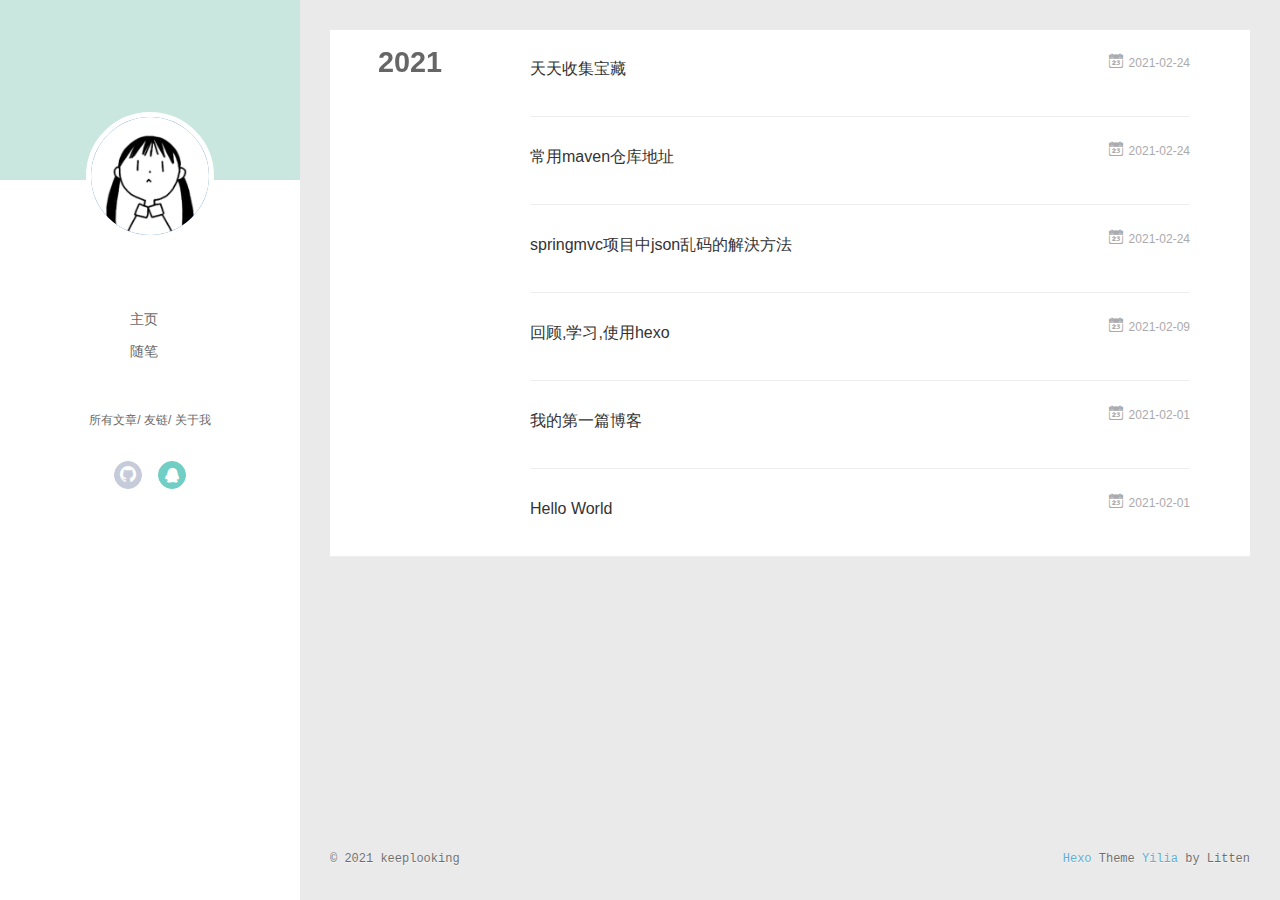
<file: archives/2021/index.html>
<!DOCTYPE html>
<html>
<head>
  <meta charset="utf-8">
  
  <meta name="renderer" content="webkit">
  <meta http-equiv="X-UA-Compatible" content="IE=edge" >
  <link rel="dns-prefetch" href="http://keeplooking6.github.io">
  <title>Archives: 2021 | 不断寻找</title>
  <meta name="viewport" content="width=device-width, initial-scale=1, maximum-scale=1">
  <meta name="description" content="目前状态：偶尔捡起，偶尔放下，断断续续">
<meta property="og:type" content="website">
<meta property="og:title" content="不断寻找">
<meta property="og:url" content="http://keeplooking6.github.io/archives/2021/index.html">
<meta property="og:site_name" content="不断寻找">
<meta property="og:description" content="目前状态：偶尔捡起，偶尔放下，断断续续">
<meta property="og:locale" content="zh_CN">
<meta property="article:author" content="keeplooking">
<meta name="twitter:card" content="summary">
  
    <link rel="alternative" href="/atom.xml" title="不断寻找" type="application/atom+xml">
  
  
    <link rel="icon" href="/img/favicon.jpg">
  
  <link rel="stylesheet" type="text/css" href="/./main.0cf68a.css">
  <style type="text/css">
  
    #container.show {
      background: linear-gradient(#E6F4F0,#E6F4F0,#9FD2C3);
    }
  </style>
  

  

<meta name="generator" content="Hexo 5.3.0"></head>

<body>
  <div id="container" q-class="show:isCtnShow">
    <canvas id="anm-canvas" class="anm-canvas"></canvas>
    <div class="left-col" q-class="show:isShow">
      
<div class="overlay" style="background: #99d2c387"></div>
<div class="intrude-less">
	<header id="header" class="inner">
		<a href="/" class="profilepic">
			<img src="/img/avatar.jpg" class="js-avatar">
		</a>
		<hgroup>
		  <h1 class="header-author"><a href="/"></a></h1>
		</hgroup>
		

		<nav class="header-menu">
			<ul>
			
				<li><a href="/">主页</a></li>
	        
				<li><a href="/%E9%9A%8F%E7%AC%94/">随笔</a></li>
	        
			</ul>
		</nav>
		<nav class="header-smart-menu">
    		
    			
    			<a q-on="click: openSlider(e, 'innerArchive')" href="javascript:void(0)">所有文章</a>
    			
            
    			
    			<a q-on="click: openSlider(e, 'friends')" href="javascript:void(0)">友链</a>
    			
            
    			
    			<a q-on="click: openSlider(e, 'aboutme')" href="javascript:void(0)">关于我</a>
    			
            
		</nav>
		<nav class="header-nav">
			<div class="social">
				
					<a class="github" target="_blank" href="https://github.com/keeplooking6" title="github"><i class="icon-github"></i></a>
		        
					<a class="qq" target="_blank" href="tencent://AddContact/?fromId=45&fromSubId=1&subcmd=all&uin=1422910966&website=www.oicqzone.com" title="qq"><i class="icon-qq"></i></a>
		        
			</div>
		</nav>
	</header>		
</div>

    </div>
    <div class="mid-col" q-class="show:isShow,hide:isShow|isFalse">
      
<nav id="mobile-nav">
  	<div class="overlay js-overlay" style="background: #99d2c387"></div>
	<div class="btnctn js-mobile-btnctn">
  		<div class="slider-trigger list" q-on="click: openSlider(e)"><i class="icon icon-sort"></i></div>
	</div>
	<div class="intrude-less">
		<header id="header" class="inner">
			<div class="profilepic">
				<img src="/img/avatar.jpg" class="js-avatar">
			</div>
			<hgroup>
			  <h1 class="header-author js-header-author"></h1>
			</hgroup>
			
			
			
				
			
				
			
			
			
			<nav class="header-nav">
				<div class="social">
					
						<a class="github" target="_blank" href="https://github.com/keeplooking6" title="github"><i class="icon-github"></i></a>
			        
						<a class="qq" target="_blank" href="tencent://AddContact/?fromId=45&fromSubId=1&subcmd=all&uin=1422910966&website=www.oicqzone.com" title="qq"><i class="icon-qq"></i></a>
			        
				</div>
			</nav>

			<nav class="header-menu js-header-menu">
				<ul style="width: 50%">
				
				
					<li style="width: 50%"><a href="/">主页</a></li>
		        
					<li style="width: 50%"><a href="/%E9%9A%8F%E7%AC%94/">随笔</a></li>
		        
				</ul>
			</nav>
		</header>				
	</div>
	<div class="mobile-mask" style="display:none" q-show="isShow"></div>
</nav>

      <div id="wrapper" class="body-wrap">
        <div class="menu-l">
          <div class="canvas-wrap">
            <canvas data-colors="#eaeaea" data-sectionHeight="100" data-contentId="js-content" id="myCanvas1" class="anm-canvas"></canvas>
          </div>
          <div id="js-content" class="content-ll">
            
  
  
    
    
      
      
      <section class="archives-wrap">
        <div class="archive-year-wrap">
          <a href="/archives/2021" class="archive-year">2021</a>
        </div>
        <div class="archives">
    
    <article class="archive-article archive-type-post">
  <div class="archive-article-inner">
    <header class="archive-article-header">
      	<div class="article-meta">
	      	<a href="/2021/02/24/%E5%A4%A9%E5%A4%A9%E6%94%B6%E9%9B%86%E5%AE%9D%E8%97%8F/" class="archive-article-date">
  	<time datetime="2021-02-24T14:03:50.000Z" itemprop="datePublished"><i class="icon-calendar icon"></i>2021-02-24</time>
</a>
        </div>
    	 
  
    <h1 itemprop="name">
      <a class="archive-article-title" href="/2021/02/24/%E5%A4%A9%E5%A4%A9%E6%94%B6%E9%9B%86%E5%AE%9D%E8%97%8F/">天天收集宝藏</a>
    </h1>
  

        <div class="article-info info-on-right">
          
          

        </div>
        <div class="clearfix"></div>
    </header>
  </div>
</article>
  
    
    
    <article class="archive-article archive-type-post">
  <div class="archive-article-inner">
    <header class="archive-article-header">
      	<div class="article-meta">
	      	<a href="/2021/02/24/%E5%B8%B8%E7%94%A8maven%E4%BB%93%E5%BA%93%E5%9C%B0%E5%9D%80/" class="archive-article-date">
  	<time datetime="2021-02-24T12:53:29.000Z" itemprop="datePublished"><i class="icon-calendar icon"></i>2021-02-24</time>
</a>
        </div>
    	 
  
    <h1 itemprop="name">
      <a class="archive-article-title" href="/2021/02/24/%E5%B8%B8%E7%94%A8maven%E4%BB%93%E5%BA%93%E5%9C%B0%E5%9D%80/">常用maven仓库地址</a>
    </h1>
  

        <div class="article-info info-on-right">
          
          

        </div>
        <div class="clearfix"></div>
    </header>
  </div>
</article>
  
    
    
    <article class="archive-article archive-type-post">
  <div class="archive-article-inner">
    <header class="archive-article-header">
      	<div class="article-meta">
	      	<a href="/2021/02/24/springmvc%E9%A1%B9%E7%9B%AE%E4%B8%ADjson%E4%B9%B1%E7%A0%81%E7%9A%84%E8%A7%A3%E6%B1%BA%E6%96%B9%E6%B3%95/" class="archive-article-date">
  	<time datetime="2021-02-24T11:13:23.000Z" itemprop="datePublished"><i class="icon-calendar icon"></i>2021-02-24</time>
</a>
        </div>
    	 
  
    <h1 itemprop="name">
      <a class="archive-article-title" href="/2021/02/24/springmvc%E9%A1%B9%E7%9B%AE%E4%B8%ADjson%E4%B9%B1%E7%A0%81%E7%9A%84%E8%A7%A3%E6%B1%BA%E6%96%B9%E6%B3%95/">springmvc项目中json乱码的解決方法</a>
    </h1>
  

        <div class="article-info info-on-right">
          
          

        </div>
        <div class="clearfix"></div>
    </header>
  </div>
</article>
  
    
    
    <article class="archive-article archive-type-post">
  <div class="archive-article-inner">
    <header class="archive-article-header">
      	<div class="article-meta">
	      	<a href="/2021/02/09/%E5%9B%9E%E9%A1%BE,%E5%AD%A6%E4%B9%A0,%E4%BD%BF%E7%94%A8hexo/" class="archive-article-date">
  	<time datetime="2021-02-09T13:43:51.000Z" itemprop="datePublished"><i class="icon-calendar icon"></i>2021-02-09</time>
</a>
        </div>
    	 
  
    <h1 itemprop="name">
      <a class="archive-article-title" href="/2021/02/09/%E5%9B%9E%E9%A1%BE,%E5%AD%A6%E4%B9%A0,%E4%BD%BF%E7%94%A8hexo/">回顾,学习,使用hexo</a>
    </h1>
  

        <div class="article-info info-on-right">
          
          

        </div>
        <div class="clearfix"></div>
    </header>
  </div>
</article>
  
    
    
    <article class="archive-article archive-type-post">
  <div class="archive-article-inner">
    <header class="archive-article-header">
      	<div class="article-meta">
	      	<a href="/2021/02/01/%E6%88%91%E7%9A%84%E7%AC%AC%E4%B8%80%E7%AF%87%E5%8D%9A%E5%AE%A2/" class="archive-article-date">
  	<time datetime="2021-02-01T11:12:54.000Z" itemprop="datePublished"><i class="icon-calendar icon"></i>2021-02-01</time>
</a>
        </div>
    	 
  
    <h1 itemprop="name">
      <a class="archive-article-title" href="/2021/02/01/%E6%88%91%E7%9A%84%E7%AC%AC%E4%B8%80%E7%AF%87%E5%8D%9A%E5%AE%A2/">我的第一篇博客</a>
    </h1>
  

        <div class="article-info info-on-right">
          
          

        </div>
        <div class="clearfix"></div>
    </header>
  </div>
</article>
  
    
    
    <article class="archive-article archive-type-post">
  <div class="archive-article-inner">
    <header class="archive-article-header">
      	<div class="article-meta">
	      	<a href="/2021/02/01/hello-world/" class="archive-article-date">
  	<time datetime="2021-02-01T10:28:37.675Z" itemprop="datePublished"><i class="icon-calendar icon"></i>2021-02-01</time>
</a>
        </div>
    	 
  
    <h1 itemprop="name">
      <a class="archive-article-title" href="/2021/02/01/hello-world/">Hello World</a>
    </h1>
  

        <div class="article-info info-on-right">
          
          

        </div>
        <div class="clearfix"></div>
    </header>
  </div>
</article>
  
  
    </div></section>
  

    


          </div>
        </div>
      </div>
      <footer id="footer">
  <div class="outer">
    <div id="footer-info">
    	<div class="footer-left">
    		&copy; 2021 keeplooking
    	</div>
      	<div class="footer-right">
      		<a href="http://hexo.io/" target="_blank">Hexo</a>  Theme <a href="https://github.com/litten/hexo-theme-yilia" target="_blank">Yilia</a> by Litten
      	</div>
    </div>
  </div>
</footer>
    </div>
    <script>
	var yiliaConfig = {
		mathjax: false,
		isHome: false,
		isPost: false,
		isArchive: true,
		isTag: false,
		isCategory: false,
		open_in_new: false,
		toc_hide_index: true,
		root: "/",
		innerArchive: true,
		showTags: true
	}
</script>

<script>!function(t){function n(e){if(r[e])return r[e].exports;var i=r[e]={exports:{},id:e,loaded:!1};return t[e].call(i.exports,i,i.exports,n),i.loaded=!0,i.exports}var r={};n.m=t,n.c=r,n.p="./",n(0)}([function(t,n,r){r(195),t.exports=r(191)},function(t,n,r){var e=r(3),i=r(52),o=r(27),u=r(28),c=r(53),f="prototype",a=function(t,n,r){var s,l,h,v,p=t&a.F,d=t&a.G,y=t&a.S,g=t&a.P,b=t&a.B,m=d?e:y?e[n]||(e[n]={}):(e[n]||{})[f],x=d?i:i[n]||(i[n]={}),w=x[f]||(x[f]={});d&&(r=n);for(s in r)l=!p&&m&&void 0!==m[s],h=(l?m:r)[s],v=b&&l?c(h,e):g&&"function"==typeof h?c(Function.call,h):h,m&&u(m,s,h,t&a.U),x[s]!=h&&o(x,s,v),g&&w[s]!=h&&(w[s]=h)};e.core=i,a.F=1,a.G=2,a.S=4,a.P=8,a.B=16,a.W=32,a.U=64,a.R=128,t.exports=a},function(t,n,r){var e=r(6);t.exports=function(t){if(!e(t))throw TypeError(t+" is not an object!");return t}},function(t,n){var r=t.exports="undefined"!=typeof window&&window.Math==Math?window:"undefined"!=typeof self&&self.Math==Math?self:Function("return this")();"number"==typeof __g&&(__g=r)},function(t,n){t.exports=function(t){try{return!!t()}catch(t){return!0}}},function(t,n){var r=t.exports="undefined"!=typeof window&&window.Math==Math?window:"undefined"!=typeof self&&self.Math==Math?self:Function("return this")();"number"==typeof __g&&(__g=r)},function(t,n){t.exports=function(t){return"object"==typeof t?null!==t:"function"==typeof t}},function(t,n,r){var e=r(126)("wks"),i=r(76),o=r(3).Symbol,u="function"==typeof o;(t.exports=function(t){return e[t]||(e[t]=u&&o[t]||(u?o:i)("Symbol."+t))}).store=e},function(t,n){var r={}.hasOwnProperty;t.exports=function(t,n){return r.call(t,n)}},function(t,n,r){var e=r(94),i=r(33);t.exports=function(t){return e(i(t))}},function(t,n,r){t.exports=!r(4)(function(){return 7!=Object.defineProperty({},"a",{get:function(){return 7}}).a})},function(t,n,r){var e=r(2),i=r(167),o=r(50),u=Object.defineProperty;n.f=r(10)?Object.defineProperty:function(t,n,r){if(e(t),n=o(n,!0),e(r),i)try{return u(t,n,r)}catch(t){}if("get"in r||"set"in r)throw TypeError("Accessors not supported!");return"value"in r&&(t[n]=r.value),t}},function(t,n,r){t.exports=!r(18)(function(){return 7!=Object.defineProperty({},"a",{get:function(){return 7}}).a})},function(t,n,r){var e=r(14),i=r(22);t.exports=r(12)?function(t,n,r){return e.f(t,n,i(1,r))}:function(t,n,r){return t[n]=r,t}},function(t,n,r){var e=r(20),i=r(58),o=r(42),u=Object.defineProperty;n.f=r(12)?Object.defineProperty:function(t,n,r){if(e(t),n=o(n,!0),e(r),i)try{return u(t,n,r)}catch(t){}if("get"in r||"set"in r)throw TypeError("Accessors not supported!");return"value"in r&&(t[n]=r.value),t}},function(t,n,r){var e=r(40)("wks"),i=r(23),o=r(5).Symbol,u="function"==typeof o;(t.exports=function(t){return e[t]||(e[t]=u&&o[t]||(u?o:i)("Symbol."+t))}).store=e},function(t,n,r){var e=r(67),i=Math.min;t.exports=function(t){return t>0?i(e(t),9007199254740991):0}},function(t,n,r){var e=r(46);t.exports=function(t){return Object(e(t))}},function(t,n){t.exports=function(t){try{return!!t()}catch(t){return!0}}},function(t,n,r){var e=r(63),i=r(34);t.exports=Object.keys||function(t){return e(t,i)}},function(t,n,r){var e=r(21);t.exports=function(t){if(!e(t))throw TypeError(t+" is not an object!");return t}},function(t,n){t.exports=function(t){return"object"==typeof t?null!==t:"function"==typeof t}},function(t,n){t.exports=function(t,n){return{enumerable:!(1&t),configurable:!(2&t),writable:!(4&t),value:n}}},function(t,n){var r=0,e=Math.random();t.exports=function(t){return"Symbol(".concat(void 0===t?"":t,")_",(++r+e).toString(36))}},function(t,n){var r={}.hasOwnProperty;t.exports=function(t,n){return r.call(t,n)}},function(t,n){var r=t.exports={version:"2.4.0"};"number"==typeof __e&&(__e=r)},function(t,n){t.exports=function(t){if("function"!=typeof t)throw TypeError(t+" is not a function!");return t}},function(t,n,r){var e=r(11),i=r(66);t.exports=r(10)?function(t,n,r){return e.f(t,n,i(1,r))}:function(t,n,r){return t[n]=r,t}},function(t,n,r){var e=r(3),i=r(27),o=r(24),u=r(76)("src"),c="toString",f=Function[c],a=(""+f).split(c);r(52).inspectSource=function(t){return f.call(t)},(t.exports=function(t,n,r,c){var f="function"==typeof r;f&&(o(r,"name")||i(r,"name",n)),t[n]!==r&&(f&&(o(r,u)||i(r,u,t[n]?""+t[n]:a.join(String(n)))),t===e?t[n]=r:c?t[n]?t[n]=r:i(t,n,r):(delete t[n],i(t,n,r)))})(Function.prototype,c,function(){return"function"==typeof this&&this[u]||f.call(this)})},function(t,n,r){var e=r(1),i=r(4),o=r(46),u=function(t,n,r,e){var i=String(o(t)),u="<"+n;return""!==r&&(u+=" "+r+'="'+String(e).replace(/"/g,"&quot;")+'"'),u+">"+i+"</"+n+">"};t.exports=function(t,n){var r={};r[t]=n(u),e(e.P+e.F*i(function(){var n=""[t]('"');return n!==n.toLowerCase()||n.split('"').length>3}),"String",r)}},function(t,n,r){var e=r(115),i=r(46);t.exports=function(t){return e(i(t))}},function(t,n,r){var e=r(116),i=r(66),o=r(30),u=r(50),c=r(24),f=r(167),a=Object.getOwnPropertyDescriptor;n.f=r(10)?a:function(t,n){if(t=o(t),n=u(n,!0),f)try{return a(t,n)}catch(t){}if(c(t,n))return i(!e.f.call(t,n),t[n])}},function(t,n,r){var e=r(24),i=r(17),o=r(145)("IE_PROTO"),u=Object.prototype;t.exports=Object.getPrototypeOf||function(t){return t=i(t),e(t,o)?t[o]:"function"==typeof t.constructor&&t instanceof t.constructor?t.constructor.prototype:t instanceof Object?u:null}},function(t,n){t.exports=function(t){if(void 0==t)throw TypeError("Can't call method on  "+t);return t}},function(t,n){t.exports="constructor,hasOwnProperty,isPrototypeOf,propertyIsEnumerable,toLocaleString,toString,valueOf".split(",")},function(t,n){t.exports={}},function(t,n){t.exports=!0},function(t,n){n.f={}.propertyIsEnumerable},function(t,n,r){var e=r(14).f,i=r(8),o=r(15)("toStringTag");t.exports=function(t,n,r){t&&!i(t=r?t:t.prototype,o)&&e(t,o,{configurable:!0,value:n})}},function(t,n,r){var e=r(40)("keys"),i=r(23);t.exports=function(t){return e[t]||(e[t]=i(t))}},function(t,n,r){var e=r(5),i="__core-js_shared__",o=e[i]||(e[i]={});t.exports=function(t){return o[t]||(o[t]={})}},function(t,n){var r=Math.ceil,e=Math.floor;t.exports=function(t){return isNaN(t=+t)?0:(t>0?e:r)(t)}},function(t,n,r){var e=r(21);t.exports=function(t,n){if(!e(t))return t;var r,i;if(n&&"function"==typeof(r=t.toString)&&!e(i=r.call(t)))return i;if("function"==typeof(r=t.valueOf)&&!e(i=r.call(t)))return i;if(!n&&"function"==typeof(r=t.toString)&&!e(i=r.call(t)))return i;throw TypeError("Can't convert object to primitive value")}},function(t,n,r){var e=r(5),i=r(25),o=r(36),u=r(44),c=r(14).f;t.exports=function(t){var n=i.Symbol||(i.Symbol=o?{}:e.Symbol||{});"_"==t.charAt(0)||t in n||c(n,t,{value:u.f(t)})}},function(t,n,r){n.f=r(15)},function(t,n){var r={}.toString;t.exports=function(t){return r.call(t).slice(8,-1)}},function(t,n){t.exports=function(t){if(void 0==t)throw TypeError("Can't call method on  "+t);return t}},function(t,n,r){var e=r(4);t.exports=function(t,n){return!!t&&e(function(){n?t.call(null,function(){},1):t.call(null)})}},function(t,n,r){var e=r(53),i=r(115),o=r(17),u=r(16),c=r(203);t.exports=function(t,n){var r=1==t,f=2==t,a=3==t,s=4==t,l=6==t,h=5==t||l,v=n||c;return function(n,c,p){for(var d,y,g=o(n),b=i(g),m=e(c,p,3),x=u(b.length),w=0,S=r?v(n,x):f?v(n,0):void 0;x>w;w++)if((h||w in b)&&(d=b[w],y=m(d,w,g),t))if(r)S[w]=y;else if(y)switch(t){case 3:return!0;case 5:return d;case 6:return w;case 2:S.push(d)}else if(s)return!1;return l?-1:a||s?s:S}}},function(t,n,r){var e=r(1),i=r(52),o=r(4);t.exports=function(t,n){var r=(i.Object||{})[t]||Object[t],u={};u[t]=n(r),e(e.S+e.F*o(function(){r(1)}),"Object",u)}},function(t,n,r){var e=r(6);t.exports=function(t,n){if(!e(t))return t;var r,i;if(n&&"function"==typeof(r=t.toString)&&!e(i=r.call(t)))return i;if("function"==typeof(r=t.valueOf)&&!e(i=r.call(t)))return i;if(!n&&"function"==typeof(r=t.toString)&&!e(i=r.call(t)))return i;throw TypeError("Can't convert object to primitive value")}},function(t,n,r){var e=r(5),i=r(25),o=r(91),u=r(13),c="prototype",f=function(t,n,r){var a,s,l,h=t&f.F,v=t&f.G,p=t&f.S,d=t&f.P,y=t&f.B,g=t&f.W,b=v?i:i[n]||(i[n]={}),m=b[c],x=v?e:p?e[n]:(e[n]||{})[c];v&&(r=n);for(a in r)(s=!h&&x&&void 0!==x[a])&&a in b||(l=s?x[a]:r[a],b[a]=v&&"function"!=typeof x[a]?r[a]:y&&s?o(l,e):g&&x[a]==l?function(t){var n=function(n,r,e){if(this instanceof t){switch(arguments.length){case 0:return new t;case 1:return new t(n);case 2:return new t(n,r)}return new t(n,r,e)}return t.apply(this,arguments)};return n[c]=t[c],n}(l):d&&"function"==typeof l?o(Function.call,l):l,d&&((b.virtual||(b.virtual={}))[a]=l,t&f.R&&m&&!m[a]&&u(m,a,l)))};f.F=1,f.G=2,f.S=4,f.P=8,f.B=16,f.W=32,f.U=64,f.R=128,t.exports=f},function(t,n){var r=t.exports={version:"2.4.0"};"number"==typeof __e&&(__e=r)},function(t,n,r){var e=r(26);t.exports=function(t,n,r){if(e(t),void 0===n)return t;switch(r){case 1:return function(r){return t.call(n,r)};case 2:return function(r,e){return t.call(n,r,e)};case 3:return function(r,e,i){return t.call(n,r,e,i)}}return function(){return t.apply(n,arguments)}}},function(t,n,r){var e=r(183),i=r(1),o=r(126)("metadata"),u=o.store||(o.store=new(r(186))),c=function(t,n,r){var i=u.get(t);if(!i){if(!r)return;u.set(t,i=new e)}var o=i.get(n);if(!o){if(!r)return;i.set(n,o=new e)}return o},f=function(t,n,r){var e=c(n,r,!1);return void 0!==e&&e.has(t)},a=function(t,n,r){var e=c(n,r,!1);return void 0===e?void 0:e.get(t)},s=function(t,n,r,e){c(r,e,!0).set(t,n)},l=function(t,n){var r=c(t,n,!1),e=[];return r&&r.forEach(function(t,n){e.push(n)}),e},h=function(t){return void 0===t||"symbol"==typeof t?t:String(t)},v=function(t){i(i.S,"Reflect",t)};t.exports={store:u,map:c,has:f,get:a,set:s,keys:l,key:h,exp:v}},function(t,n,r){"use strict";if(r(10)){var e=r(69),i=r(3),o=r(4),u=r(1),c=r(127),f=r(152),a=r(53),s=r(68),l=r(66),h=r(27),v=r(73),p=r(67),d=r(16),y=r(75),g=r(50),b=r(24),m=r(180),x=r(114),w=r(6),S=r(17),_=r(137),O=r(70),E=r(32),P=r(71).f,j=r(154),F=r(76),M=r(7),A=r(48),N=r(117),T=r(146),I=r(155),k=r(80),L=r(123),R=r(74),C=r(130),D=r(160),U=r(11),W=r(31),G=U.f,B=W.f,V=i.RangeError,z=i.TypeError,q=i.Uint8Array,K="ArrayBuffer",J="Shared"+K,Y="BYTES_PER_ELEMENT",H="prototype",$=Array[H],X=f.ArrayBuffer,Q=f.DataView,Z=A(0),tt=A(2),nt=A(3),rt=A(4),et=A(5),it=A(6),ot=N(!0),ut=N(!1),ct=I.values,ft=I.keys,at=I.entries,st=$.lastIndexOf,lt=$.reduce,ht=$.reduceRight,vt=$.join,pt=$.sort,dt=$.slice,yt=$.toString,gt=$.toLocaleString,bt=M("iterator"),mt=M("toStringTag"),xt=F("typed_constructor"),wt=F("def_constructor"),St=c.CONSTR,_t=c.TYPED,Ot=c.VIEW,Et="Wrong length!",Pt=A(1,function(t,n){return Tt(T(t,t[wt]),n)}),jt=o(function(){return 1===new q(new Uint16Array([1]).buffer)[0]}),Ft=!!q&&!!q[H].set&&o(function(){new q(1).set({})}),Mt=function(t,n){if(void 0===t)throw z(Et);var r=+t,e=d(t);if(n&&!m(r,e))throw V(Et);return e},At=function(t,n){var r=p(t);if(r<0||r%n)throw V("Wrong offset!");return r},Nt=function(t){if(w(t)&&_t in t)return t;throw z(t+" is not a typed array!")},Tt=function(t,n){if(!(w(t)&&xt in t))throw z("It is not a typed array constructor!");return new t(n)},It=function(t,n){return kt(T(t,t[wt]),n)},kt=function(t,n){for(var r=0,e=n.length,i=Tt(t,e);e>r;)i[r]=n[r++];return i},Lt=function(t,n,r){G(t,n,{get:function(){return this._d[r]}})},Rt=function(t){var n,r,e,i,o,u,c=S(t),f=arguments.length,s=f>1?arguments[1]:void 0,l=void 0!==s,h=j(c);if(void 0!=h&&!_(h)){for(u=h.call(c),e=[],n=0;!(o=u.next()).done;n++)e.push(o.value);c=e}for(l&&f>2&&(s=a(s,arguments[2],2)),n=0,r=d(c.length),i=Tt(this,r);r>n;n++)i[n]=l?s(c[n],n):c[n];return i},Ct=function(){for(var t=0,n=arguments.length,r=Tt(this,n);n>t;)r[t]=arguments[t++];return r},Dt=!!q&&o(function(){gt.call(new q(1))}),Ut=function(){return gt.apply(Dt?dt.call(Nt(this)):Nt(this),arguments)},Wt={copyWithin:function(t,n){return D.call(Nt(this),t,n,arguments.length>2?arguments[2]:void 0)},every:function(t){return rt(Nt(this),t,arguments.length>1?arguments[1]:void 0)},fill:function(t){return C.apply(Nt(this),arguments)},filter:function(t){return It(this,tt(Nt(this),t,arguments.length>1?arguments[1]:void 0))},find:function(t){return et(Nt(this),t,arguments.length>1?arguments[1]:void 0)},findIndex:function(t){return it(Nt(this),t,arguments.length>1?arguments[1]:void 0)},forEach:function(t){Z(Nt(this),t,arguments.length>1?arguments[1]:void 0)},indexOf:function(t){return ut(Nt(this),t,arguments.length>1?arguments[1]:void 0)},includes:function(t){return ot(Nt(this),t,arguments.length>1?arguments[1]:void 0)},join:function(t){return vt.apply(Nt(this),arguments)},lastIndexOf:function(t){return st.apply(Nt(this),arguments)},map:function(t){return Pt(Nt(this),t,arguments.length>1?arguments[1]:void 0)},reduce:function(t){return lt.apply(Nt(this),arguments)},reduceRight:function(t){return ht.apply(Nt(this),arguments)},reverse:function(){for(var t,n=this,r=Nt(n).length,e=Math.floor(r/2),i=0;i<e;)t=n[i],n[i++]=n[--r],n[r]=t;return n},some:function(t){return nt(Nt(this),t,arguments.length>1?arguments[1]:void 0)},sort:function(t){return pt.call(Nt(this),t)},subarray:function(t,n){var r=Nt(this),e=r.length,i=y(t,e);return new(T(r,r[wt]))(r.buffer,r.byteOffset+i*r.BYTES_PER_ELEMENT,d((void 0===n?e:y(n,e))-i))}},Gt=function(t,n){return It(this,dt.call(Nt(this),t,n))},Bt=function(t){Nt(this);var n=At(arguments[1],1),r=this.length,e=S(t),i=d(e.length),o=0;if(i+n>r)throw V(Et);for(;o<i;)this[n+o]=e[o++]},Vt={entries:function(){return at.call(Nt(this))},keys:function(){return ft.call(Nt(this))},values:function(){return ct.call(Nt(this))}},zt=function(t,n){return w(t)&&t[_t]&&"symbol"!=typeof n&&n in t&&String(+n)==String(n)},qt=function(t,n){return zt(t,n=g(n,!0))?l(2,t[n]):B(t,n)},Kt=function(t,n,r){return!(zt(t,n=g(n,!0))&&w(r)&&b(r,"value"))||b(r,"get")||b(r,"set")||r.configurable||b(r,"writable")&&!r.writable||b(r,"enumerable")&&!r.enumerable?G(t,n,r):(t[n]=r.value,t)};St||(W.f=qt,U.f=Kt),u(u.S+u.F*!St,"Object",{getOwnPropertyDescriptor:qt,defineProperty:Kt}),o(function(){yt.call({})})&&(yt=gt=function(){return vt.call(this)});var Jt=v({},Wt);v(Jt,Vt),h(Jt,bt,Vt.values),v(Jt,{slice:Gt,set:Bt,constructor:function(){},toString:yt,toLocaleString:Ut}),Lt(Jt,"buffer","b"),Lt(Jt,"byteOffset","o"),Lt(Jt,"byteLength","l"),Lt(Jt,"length","e"),G(Jt,mt,{get:function(){return this[_t]}}),t.exports=function(t,n,r,f){f=!!f;var a=t+(f?"Clamped":"")+"Array",l="Uint8Array"!=a,v="get"+t,p="set"+t,y=i[a],g=y||{},b=y&&E(y),m=!y||!c.ABV,S={},_=y&&y[H],j=function(t,r){var e=t._d;return e.v[v](r*n+e.o,jt)},F=function(t,r,e){var i=t._d;f&&(e=(e=Math.round(e))<0?0:e>255?255:255&e),i.v[p](r*n+i.o,e,jt)},M=function(t,n){G(t,n,{get:function(){return j(this,n)},set:function(t){return F(this,n,t)},enumerable:!0})};m?(y=r(function(t,r,e,i){s(t,y,a,"_d");var o,u,c,f,l=0,v=0;if(w(r)){if(!(r instanceof X||(f=x(r))==K||f==J))return _t in r?kt(y,r):Rt.call(y,r);o=r,v=At(e,n);var p=r.byteLength;if(void 0===i){if(p%n)throw V(Et);if((u=p-v)<0)throw V(Et)}else if((u=d(i)*n)+v>p)throw V(Et);c=u/n}else c=Mt(r,!0),u=c*n,o=new X(u);for(h(t,"_d",{b:o,o:v,l:u,e:c,v:new Q(o)});l<c;)M(t,l++)}),_=y[H]=O(Jt),h(_,"constructor",y)):L(function(t){new y(null),new y(t)},!0)||(y=r(function(t,r,e,i){s(t,y,a);var o;return w(r)?r instanceof X||(o=x(r))==K||o==J?void 0!==i?new g(r,At(e,n),i):void 0!==e?new g(r,At(e,n)):new g(r):_t in r?kt(y,r):Rt.call(y,r):new g(Mt(r,l))}),Z(b!==Function.prototype?P(g).concat(P(b)):P(g),function(t){t in y||h(y,t,g[t])}),y[H]=_,e||(_.constructor=y));var A=_[bt],N=!!A&&("values"==A.name||void 0==A.name),T=Vt.values;h(y,xt,!0),h(_,_t,a),h(_,Ot,!0),h(_,wt,y),(f?new y(1)[mt]==a:mt in _)||G(_,mt,{get:function(){return a}}),S[a]=y,u(u.G+u.W+u.F*(y!=g),S),u(u.S,a,{BYTES_PER_ELEMENT:n,from:Rt,of:Ct}),Y in _||h(_,Y,n),u(u.P,a,Wt),R(a),u(u.P+u.F*Ft,a,{set:Bt}),u(u.P+u.F*!N,a,Vt),u(u.P+u.F*(_.toString!=yt),a,{toString:yt}),u(u.P+u.F*o(function(){new y(1).slice()}),a,{slice:Gt}),u(u.P+u.F*(o(function(){return[1,2].toLocaleString()!=new y([1,2]).toLocaleString()})||!o(function(){_.toLocaleString.call([1,2])})),a,{toLocaleString:Ut}),k[a]=N?A:T,e||N||h(_,bt,T)}}else t.exports=function(){}},function(t,n){var r={}.toString;t.exports=function(t){return r.call(t).slice(8,-1)}},function(t,n,r){var e=r(21),i=r(5).document,o=e(i)&&e(i.createElement);t.exports=function(t){return o?i.createElement(t):{}}},function(t,n,r){t.exports=!r(12)&&!r(18)(function(){return 7!=Object.defineProperty(r(57)("div"),"a",{get:function(){return 7}}).a})},function(t,n,r){"use strict";var e=r(36),i=r(51),o=r(64),u=r(13),c=r(8),f=r(35),a=r(96),s=r(38),l=r(103),h=r(15)("iterator"),v=!([].keys&&"next"in[].keys()),p="keys",d="values",y=function(){return this};t.exports=function(t,n,r,g,b,m,x){a(r,n,g);var w,S,_,O=function(t){if(!v&&t in F)return F[t];switch(t){case p:case d:return function(){return new r(this,t)}}return function(){return new r(this,t)}},E=n+" Iterator",P=b==d,j=!1,F=t.prototype,M=F[h]||F["@@iterator"]||b&&F[b],A=M||O(b),N=b?P?O("entries"):A:void 0,T="Array"==n?F.entries||M:M;if(T&&(_=l(T.call(new t)))!==Object.prototype&&(s(_,E,!0),e||c(_,h)||u(_,h,y)),P&&M&&M.name!==d&&(j=!0,A=function(){return M.call(this)}),e&&!x||!v&&!j&&F[h]||u(F,h,A),f[n]=A,f[E]=y,b)if(w={values:P?A:O(d),keys:m?A:O(p),entries:N},x)for(S in w)S in F||o(F,S,w[S]);else i(i.P+i.F*(v||j),n,w);return w}},function(t,n,r){var e=r(20),i=r(100),o=r(34),u=r(39)("IE_PROTO"),c=function(){},f="prototype",a=function(){var t,n=r(57)("iframe"),e=o.length;for(n.style.display="none",r(93).appendChild(n),n.src="javascript:",t=n.contentWindow.document,t.open(),t.write("<script>document.F=Object<\/script>"),t.close(),a=t.F;e--;)delete a[f][o[e]];return a()};t.exports=Object.create||function(t,n){var r;return null!==t?(c[f]=e(t),r=new c,c[f]=null,r[u]=t):r=a(),void 0===n?r:i(r,n)}},function(t,n,r){var e=r(63),i=r(34).concat("length","prototype");n.f=Object.getOwnPropertyNames||function(t){return e(t,i)}},function(t,n){n.f=Object.getOwnPropertySymbols},function(t,n,r){var e=r(8),i=r(9),o=r(90)(!1),u=r(39)("IE_PROTO");t.exports=function(t,n){var r,c=i(t),f=0,a=[];for(r in c)r!=u&&e(c,r)&&a.push(r);for(;n.length>f;)e(c,r=n[f++])&&(~o(a,r)||a.push(r));return a}},function(t,n,r){t.exports=r(13)},function(t,n,r){var e=r(76)("meta"),i=r(6),o=r(24),u=r(11).f,c=0,f=Object.isExtensible||function(){return!0},a=!r(4)(function(){return f(Object.preventExtensions({}))}),s=function(t){u(t,e,{value:{i:"O"+ ++c,w:{}}})},l=function(t,n){if(!i(t))return"symbol"==typeof t?t:("string"==typeof t?"S":"P")+t;if(!o(t,e)){if(!f(t))return"F";if(!n)return"E";s(t)}return t[e].i},h=function(t,n){if(!o(t,e)){if(!f(t))return!0;if(!n)return!1;s(t)}return t[e].w},v=function(t){return a&&p.NEED&&f(t)&&!o(t,e)&&s(t),t},p=t.exports={KEY:e,NEED:!1,fastKey:l,getWeak:h,onFreeze:v}},function(t,n){t.exports=function(t,n){return{enumerable:!(1&t),configurable:!(2&t),writable:!(4&t),value:n}}},function(t,n){var r=Math.ceil,e=Math.floor;t.exports=function(t){return isNaN(t=+t)?0:(t>0?e:r)(t)}},function(t,n){t.exports=function(t,n,r,e){if(!(t instanceof n)||void 0!==e&&e in t)throw TypeError(r+": incorrect invocation!");return t}},function(t,n){t.exports=!1},function(t,n,r){var e=r(2),i=r(173),o=r(133),u=r(145)("IE_PROTO"),c=function(){},f="prototype",a=function(){var t,n=r(132)("iframe"),e=o.length;for(n.style.display="none",r(135).appendChild(n),n.src="javascript:",t=n.contentWindow.document,t.open(),t.write("<script>document.F=Object<\/script>"),t.close(),a=t.F;e--;)delete a[f][o[e]];return a()};t.exports=Object.create||function(t,n){var r;return null!==t?(c[f]=e(t),r=new c,c[f]=null,r[u]=t):r=a(),void 0===n?r:i(r,n)}},function(t,n,r){var e=r(175),i=r(133).concat("length","prototype");n.f=Object.getOwnPropertyNames||function(t){return e(t,i)}},function(t,n,r){var e=r(175),i=r(133);t.exports=Object.keys||function(t){return e(t,i)}},function(t,n,r){var e=r(28);t.exports=function(t,n,r){for(var i in n)e(t,i,n[i],r);return t}},function(t,n,r){"use strict";var e=r(3),i=r(11),o=r(10),u=r(7)("species");t.exports=function(t){var n=e[t];o&&n&&!n[u]&&i.f(n,u,{configurable:!0,get:function(){return this}})}},function(t,n,r){var e=r(67),i=Math.max,o=Math.min;t.exports=function(t,n){return t=e(t),t<0?i(t+n,0):o(t,n)}},function(t,n){var r=0,e=Math.random();t.exports=function(t){return"Symbol(".concat(void 0===t?"":t,")_",(++r+e).toString(36))}},function(t,n,r){var e=r(33);t.exports=function(t){return Object(e(t))}},function(t,n,r){var e=r(7)("unscopables"),i=Array.prototype;void 0==i[e]&&r(27)(i,e,{}),t.exports=function(t){i[e][t]=!0}},function(t,n,r){var e=r(53),i=r(169),o=r(137),u=r(2),c=r(16),f=r(154),a={},s={},n=t.exports=function(t,n,r,l,h){var v,p,d,y,g=h?function(){return t}:f(t),b=e(r,l,n?2:1),m=0;if("function"!=typeof g)throw TypeError(t+" is not iterable!");if(o(g)){for(v=c(t.length);v>m;m++)if((y=n?b(u(p=t[m])[0],p[1]):b(t[m]))===a||y===s)return y}else for(d=g.call(t);!(p=d.next()).done;)if((y=i(d,b,p.value,n))===a||y===s)return y};n.BREAK=a,n.RETURN=s},function(t,n){t.exports={}},function(t,n,r){var e=r(11).f,i=r(24),o=r(7)("toStringTag");t.exports=function(t,n,r){t&&!i(t=r?t:t.prototype,o)&&e(t,o,{configurable:!0,value:n})}},function(t,n,r){var e=r(1),i=r(46),o=r(4),u=r(150),c="["+u+"]",f="​",a=RegExp("^"+c+c+"*"),s=RegExp(c+c+"*$"),l=function(t,n,r){var i={},c=o(function(){return!!u[t]()||f[t]()!=f}),a=i[t]=c?n(h):u[t];r&&(i[r]=a),e(e.P+e.F*c,"String",i)},h=l.trim=function(t,n){return t=String(i(t)),1&n&&(t=t.replace(a,"")),2&n&&(t=t.replace(s,"")),t};t.exports=l},function(t,n,r){t.exports={default:r(86),__esModule:!0}},function(t,n,r){t.exports={default:r(87),__esModule:!0}},function(t,n,r){"use strict";function e(t){return t&&t.__esModule?t:{default:t}}n.__esModule=!0;var i=r(84),o=e(i),u=r(83),c=e(u),f="function"==typeof c.default&&"symbol"==typeof o.default?function(t){return typeof t}:function(t){return t&&"function"==typeof c.default&&t.constructor===c.default&&t!==c.default.prototype?"symbol":typeof t};n.default="function"==typeof c.default&&"symbol"===f(o.default)?function(t){return void 0===t?"undefined":f(t)}:function(t){return t&&"function"==typeof c.default&&t.constructor===c.default&&t!==c.default.prototype?"symbol":void 0===t?"undefined":f(t)}},function(t,n,r){r(110),r(108),r(111),r(112),t.exports=r(25).Symbol},function(t,n,r){r(109),r(113),t.exports=r(44).f("iterator")},function(t,n){t.exports=function(t){if("function"!=typeof t)throw TypeError(t+" is not a function!");return t}},function(t,n){t.exports=function(){}},function(t,n,r){var e=r(9),i=r(106),o=r(105);t.exports=function(t){return function(n,r,u){var c,f=e(n),a=i(f.length),s=o(u,a);if(t&&r!=r){for(;a>s;)if((c=f[s++])!=c)return!0}else for(;a>s;s++)if((t||s in f)&&f[s]===r)return t||s||0;return!t&&-1}}},function(t,n,r){var e=r(88);t.exports=function(t,n,r){if(e(t),void 0===n)return t;switch(r){case 1:return function(r){return t.call(n,r)};case 2:return function(r,e){return t.call(n,r,e)};case 3:return function(r,e,i){return t.call(n,r,e,i)}}return function(){return t.apply(n,arguments)}}},function(t,n,r){var e=r(19),i=r(62),o=r(37);t.exports=function(t){var n=e(t),r=i.f;if(r)for(var u,c=r(t),f=o.f,a=0;c.length>a;)f.call(t,u=c[a++])&&n.push(u);return n}},function(t,n,r){t.exports=r(5).document&&document.documentElement},function(t,n,r){var e=r(56);t.exports=Object("z").propertyIsEnumerable(0)?Object:function(t){return"String"==e(t)?t.split(""):Object(t)}},function(t,n,r){var e=r(56);t.exports=Array.isArray||function(t){return"Array"==e(t)}},function(t,n,r){"use strict";var e=r(60),i=r(22),o=r(38),u={};r(13)(u,r(15)("iterator"),function(){return this}),t.exports=function(t,n,r){t.prototype=e(u,{next:i(1,r)}),o(t,n+" Iterator")}},function(t,n){t.exports=function(t,n){return{value:n,done:!!t}}},function(t,n,r){var e=r(19),i=r(9);t.exports=function(t,n){for(var r,o=i(t),u=e(o),c=u.length,f=0;c>f;)if(o[r=u[f++]]===n)return r}},function(t,n,r){var e=r(23)("meta"),i=r(21),o=r(8),u=r(14).f,c=0,f=Object.isExtensible||function(){return!0},a=!r(18)(function(){return f(Object.preventExtensions({}))}),s=function(t){u(t,e,{value:{i:"O"+ ++c,w:{}}})},l=function(t,n){if(!i(t))return"symbol"==typeof t?t:("string"==typeof t?"S":"P")+t;if(!o(t,e)){if(!f(t))return"F";if(!n)return"E";s(t)}return t[e].i},h=function(t,n){if(!o(t,e)){if(!f(t))return!0;if(!n)return!1;s(t)}return t[e].w},v=function(t){return a&&p.NEED&&f(t)&&!o(t,e)&&s(t),t},p=t.exports={KEY:e,NEED:!1,fastKey:l,getWeak:h,onFreeze:v}},function(t,n,r){var e=r(14),i=r(20),o=r(19);t.exports=r(12)?Object.defineProperties:function(t,n){i(t);for(var r,u=o(n),c=u.length,f=0;c>f;)e.f(t,r=u[f++],n[r]);return t}},function(t,n,r){var e=r(37),i=r(22),o=r(9),u=r(42),c=r(8),f=r(58),a=Object.getOwnPropertyDescriptor;n.f=r(12)?a:function(t,n){if(t=o(t),n=u(n,!0),f)try{return a(t,n)}catch(t){}if(c(t,n))return i(!e.f.call(t,n),t[n])}},function(t,n,r){var e=r(9),i=r(61).f,o={}.toString,u="object"==typeof window&&window&&Object.getOwnPropertyNames?Object.getOwnPropertyNames(window):[],c=function(t){try{return i(t)}catch(t){return u.slice()}};t.exports.f=function(t){return u&&"[object Window]"==o.call(t)?c(t):i(e(t))}},function(t,n,r){var e=r(8),i=r(77),o=r(39)("IE_PROTO"),u=Object.prototype;t.exports=Object.getPrototypeOf||function(t){return t=i(t),e(t,o)?t[o]:"function"==typeof t.constructor&&t instanceof t.constructor?t.constructor.prototype:t instanceof Object?u:null}},function(t,n,r){var e=r(41),i=r(33);t.exports=function(t){return function(n,r){var o,u,c=String(i(n)),f=e(r),a=c.length;return f<0||f>=a?t?"":void 0:(o=c.charCodeAt(f),o<55296||o>56319||f+1===a||(u=c.charCodeAt(f+1))<56320||u>57343?t?c.charAt(f):o:t?c.slice(f,f+2):u-56320+(o-55296<<10)+65536)}}},function(t,n,r){var e=r(41),i=Math.max,o=Math.min;t.exports=function(t,n){return t=e(t),t<0?i(t+n,0):o(t,n)}},function(t,n,r){var e=r(41),i=Math.min;t.exports=function(t){return t>0?i(e(t),9007199254740991):0}},function(t,n,r){"use strict";var e=r(89),i=r(97),o=r(35),u=r(9);t.exports=r(59)(Array,"Array",function(t,n){this._t=u(t),this._i=0,this._k=n},function(){var t=this._t,n=this._k,r=this._i++;return!t||r>=t.length?(this._t=void 0,i(1)):"keys"==n?i(0,r):"values"==n?i(0,t[r]):i(0,[r,t[r]])},"values"),o.Arguments=o.Array,e("keys"),e("values"),e("entries")},function(t,n){},function(t,n,r){"use strict";var e=r(104)(!0);r(59)(String,"String",function(t){this._t=String(t),this._i=0},function(){var t,n=this._t,r=this._i;return r>=n.length?{value:void 0,done:!0}:(t=e(n,r),this._i+=t.length,{value:t,done:!1})})},function(t,n,r){"use strict";var e=r(5),i=r(8),o=r(12),u=r(51),c=r(64),f=r(99).KEY,a=r(18),s=r(40),l=r(38),h=r(23),v=r(15),p=r(44),d=r(43),y=r(98),g=r(92),b=r(95),m=r(20),x=r(9),w=r(42),S=r(22),_=r(60),O=r(102),E=r(101),P=r(14),j=r(19),F=E.f,M=P.f,A=O.f,N=e.Symbol,T=e.JSON,I=T&&T.stringify,k="prototype",L=v("_hidden"),R=v("toPrimitive"),C={}.propertyIsEnumerable,D=s("symbol-registry"),U=s("symbols"),W=s("op-symbols"),G=Object[k],B="function"==typeof N,V=e.QObject,z=!V||!V[k]||!V[k].findChild,q=o&&a(function(){return 7!=_(M({},"a",{get:function(){return M(this,"a",{value:7}).a}})).a})?function(t,n,r){var e=F(G,n);e&&delete G[n],M(t,n,r),e&&t!==G&&M(G,n,e)}:M,K=function(t){var n=U[t]=_(N[k]);return n._k=t,n},J=B&&"symbol"==typeof N.iterator?function(t){return"symbol"==typeof t}:function(t){return t instanceof N},Y=function(t,n,r){return t===G&&Y(W,n,r),m(t),n=w(n,!0),m(r),i(U,n)?(r.enumerable?(i(t,L)&&t[L][n]&&(t[L][n]=!1),r=_(r,{enumerable:S(0,!1)})):(i(t,L)||M(t,L,S(1,{})),t[L][n]=!0),q(t,n,r)):M(t,n,r)},H=function(t,n){m(t);for(var r,e=g(n=x(n)),i=0,o=e.length;o>i;)Y(t,r=e[i++],n[r]);return t},$=function(t,n){return void 0===n?_(t):H(_(t),n)},X=function(t){var n=C.call(this,t=w(t,!0));return!(this===G&&i(U,t)&&!i(W,t))&&(!(n||!i(this,t)||!i(U,t)||i(this,L)&&this[L][t])||n)},Q=function(t,n){if(t=x(t),n=w(n,!0),t!==G||!i(U,n)||i(W,n)){var r=F(t,n);return!r||!i(U,n)||i(t,L)&&t[L][n]||(r.enumerable=!0),r}},Z=function(t){for(var n,r=A(x(t)),e=[],o=0;r.length>o;)i(U,n=r[o++])||n==L||n==f||e.push(n);return e},tt=function(t){for(var n,r=t===G,e=A(r?W:x(t)),o=[],u=0;e.length>u;)!i(U,n=e[u++])||r&&!i(G,n)||o.push(U[n]);return o};B||(N=function(){if(this instanceof N)throw TypeError("Symbol is not a constructor!");var t=h(arguments.length>0?arguments[0]:void 0),n=function(r){this===G&&n.call(W,r),i(this,L)&&i(this[L],t)&&(this[L][t]=!1),q(this,t,S(1,r))};return o&&z&&q(G,t,{configurable:!0,set:n}),K(t)},c(N[k],"toString",function(){return this._k}),E.f=Q,P.f=Y,r(61).f=O.f=Z,r(37).f=X,r(62).f=tt,o&&!r(36)&&c(G,"propertyIsEnumerable",X,!0),p.f=function(t){return K(v(t))}),u(u.G+u.W+u.F*!B,{Symbol:N});for(var nt="hasInstance,isConcatSpreadable,iterator,match,replace,search,species,split,toPrimitive,toStringTag,unscopables".split(","),rt=0;nt.length>rt;)v(nt[rt++]);for(var nt=j(v.store),rt=0;nt.length>rt;)d(nt[rt++]);u(u.S+u.F*!B,"Symbol",{for:function(t){return i(D,t+="")?D[t]:D[t]=N(t)},keyFor:function(t){if(J(t))return y(D,t);throw TypeError(t+" is not a symbol!")},useSetter:function(){z=!0},useSimple:function(){z=!1}}),u(u.S+u.F*!B,"Object",{create:$,defineProperty:Y,defineProperties:H,getOwnPropertyDescriptor:Q,getOwnPropertyNames:Z,getOwnPropertySymbols:tt}),T&&u(u.S+u.F*(!B||a(function(){var t=N();return"[null]"!=I([t])||"{}"!=I({a:t})||"{}"!=I(Object(t))})),"JSON",{stringify:function(t){if(void 0!==t&&!J(t)){for(var n,r,e=[t],i=1;arguments.length>i;)e.push(arguments[i++]);return n=e[1],"function"==typeof n&&(r=n),!r&&b(n)||(n=function(t,n){if(r&&(n=r.call(this,t,n)),!J(n))return n}),e[1]=n,I.apply(T,e)}}}),N[k][R]||r(13)(N[k],R,N[k].valueOf),l(N,"Symbol"),l(Math,"Math",!0),l(e.JSON,"JSON",!0)},function(t,n,r){r(43)("asyncIterator")},function(t,n,r){r(43)("observable")},function(t,n,r){r(107);for(var e=r(5),i=r(13),o=r(35),u=r(15)("toStringTag"),c=["NodeList","DOMTokenList","MediaList","StyleSheetList","CSSRuleList"],f=0;f<5;f++){var a=c[f],s=e[a],l=s&&s.prototype;l&&!l[u]&&i(l,u,a),o[a]=o.Array}},function(t,n,r){var e=r(45),i=r(7)("toStringTag"),o="Arguments"==e(function(){return arguments}()),u=function(t,n){try{return t[n]}catch(t){}};t.exports=function(t){var n,r,c;return void 0===t?"Undefined":null===t?"Null":"string"==typeof(r=u(n=Object(t),i))?r:o?e(n):"Object"==(c=e(n))&&"function"==typeof n.callee?"Arguments":c}},function(t,n,r){var e=r(45);t.exports=Object("z").propertyIsEnumerable(0)?Object:function(t){return"String"==e(t)?t.split(""):Object(t)}},function(t,n){n.f={}.propertyIsEnumerable},function(t,n,r){var e=r(30),i=r(16),o=r(75);t.exports=function(t){return function(n,r,u){var c,f=e(n),a=i(f.length),s=o(u,a);if(t&&r!=r){for(;a>s;)if((c=f[s++])!=c)return!0}else for(;a>s;s++)if((t||s in f)&&f[s]===r)return t||s||0;return!t&&-1}}},function(t,n,r){"use strict";var e=r(3),i=r(1),o=r(28),u=r(73),c=r(65),f=r(79),a=r(68),s=r(6),l=r(4),h=r(123),v=r(81),p=r(136);t.exports=function(t,n,r,d,y,g){var b=e[t],m=b,x=y?"set":"add",w=m&&m.prototype,S={},_=function(t){var n=w[t];o(w,t,"delete"==t?function(t){return!(g&&!s(t))&&n.call(this,0===t?0:t)}:"has"==t?function(t){return!(g&&!s(t))&&n.call(this,0===t?0:t)}:"get"==t?function(t){return g&&!s(t)?void 0:n.call(this,0===t?0:t)}:"add"==t?function(t){return n.call(this,0===t?0:t),this}:function(t,r){return n.call(this,0===t?0:t,r),this})};if("function"==typeof m&&(g||w.forEach&&!l(function(){(new m).entries().next()}))){var O=new m,E=O[x](g?{}:-0,1)!=O,P=l(function(){O.has(1)}),j=h(function(t){new m(t)}),F=!g&&l(function(){for(var t=new m,n=5;n--;)t[x](n,n);return!t.has(-0)});j||(m=n(function(n,r){a(n,m,t);var e=p(new b,n,m);return void 0!=r&&f(r,y,e[x],e),e}),m.prototype=w,w.constructor=m),(P||F)&&(_("delete"),_("has"),y&&_("get")),(F||E)&&_(x),g&&w.clear&&delete w.clear}else m=d.getConstructor(n,t,y,x),u(m.prototype,r),c.NEED=!0;return v(m,t),S[t]=m,i(i.G+i.W+i.F*(m!=b),S),g||d.setStrong(m,t,y),m}},function(t,n,r){"use strict";var e=r(27),i=r(28),o=r(4),u=r(46),c=r(7);t.exports=function(t,n,r){var f=c(t),a=r(u,f,""[t]),s=a[0],l=a[1];o(function(){var n={};return n[f]=function(){return 7},7!=""[t](n)})&&(i(String.prototype,t,s),e(RegExp.prototype,f,2==n?function(t,n){return l.call(t,this,n)}:function(t){return l.call(t,this)}))}
},function(t,n,r){"use strict";var e=r(2);t.exports=function(){var t=e(this),n="";return t.global&&(n+="g"),t.ignoreCase&&(n+="i"),t.multiline&&(n+="m"),t.unicode&&(n+="u"),t.sticky&&(n+="y"),n}},function(t,n){t.exports=function(t,n,r){var e=void 0===r;switch(n.length){case 0:return e?t():t.call(r);case 1:return e?t(n[0]):t.call(r,n[0]);case 2:return e?t(n[0],n[1]):t.call(r,n[0],n[1]);case 3:return e?t(n[0],n[1],n[2]):t.call(r,n[0],n[1],n[2]);case 4:return e?t(n[0],n[1],n[2],n[3]):t.call(r,n[0],n[1],n[2],n[3])}return t.apply(r,n)}},function(t,n,r){var e=r(6),i=r(45),o=r(7)("match");t.exports=function(t){var n;return e(t)&&(void 0!==(n=t[o])?!!n:"RegExp"==i(t))}},function(t,n,r){var e=r(7)("iterator"),i=!1;try{var o=[7][e]();o.return=function(){i=!0},Array.from(o,function(){throw 2})}catch(t){}t.exports=function(t,n){if(!n&&!i)return!1;var r=!1;try{var o=[7],u=o[e]();u.next=function(){return{done:r=!0}},o[e]=function(){return u},t(o)}catch(t){}return r}},function(t,n,r){t.exports=r(69)||!r(4)(function(){var t=Math.random();__defineSetter__.call(null,t,function(){}),delete r(3)[t]})},function(t,n){n.f=Object.getOwnPropertySymbols},function(t,n,r){var e=r(3),i="__core-js_shared__",o=e[i]||(e[i]={});t.exports=function(t){return o[t]||(o[t]={})}},function(t,n,r){for(var e,i=r(3),o=r(27),u=r(76),c=u("typed_array"),f=u("view"),a=!(!i.ArrayBuffer||!i.DataView),s=a,l=0,h="Int8Array,Uint8Array,Uint8ClampedArray,Int16Array,Uint16Array,Int32Array,Uint32Array,Float32Array,Float64Array".split(",");l<9;)(e=i[h[l++]])?(o(e.prototype,c,!0),o(e.prototype,f,!0)):s=!1;t.exports={ABV:a,CONSTR:s,TYPED:c,VIEW:f}},function(t,n){"use strict";var r={versions:function(){var t=window.navigator.userAgent;return{trident:t.indexOf("Trident")>-1,presto:t.indexOf("Presto")>-1,webKit:t.indexOf("AppleWebKit")>-1,gecko:t.indexOf("Gecko")>-1&&-1==t.indexOf("KHTML"),mobile:!!t.match(/AppleWebKit.*Mobile.*/),ios:!!t.match(/\(i[^;]+;( U;)? CPU.+Mac OS X/),android:t.indexOf("Android")>-1||t.indexOf("Linux")>-1,iPhone:t.indexOf("iPhone")>-1||t.indexOf("Mac")>-1,iPad:t.indexOf("iPad")>-1,webApp:-1==t.indexOf("Safari"),weixin:-1==t.indexOf("MicroMessenger")}}()};t.exports=r},function(t,n,r){"use strict";var e=r(85),i=function(t){return t&&t.__esModule?t:{default:t}}(e),o=function(){function t(t,n,e){return n||e?String.fromCharCode(n||e):r[t]||t}function n(t){return e[t]}var r={"&quot;":'"',"&lt;":"<","&gt;":">","&amp;":"&","&nbsp;":" "},e={};for(var u in r)e[r[u]]=u;return r["&apos;"]="'",e["'"]="&#39;",{encode:function(t){return t?(""+t).replace(/['<> "&]/g,n).replace(/\r?\n/g,"<br/>").replace(/\s/g,"&nbsp;"):""},decode:function(n){return n?(""+n).replace(/<br\s*\/?>/gi,"\n").replace(/&quot;|&lt;|&gt;|&amp;|&nbsp;|&apos;|&#(\d+);|&#(\d+)/g,t).replace(/\u00a0/g," "):""},encodeBase16:function(t){if(!t)return t;t+="";for(var n=[],r=0,e=t.length;e>r;r++)n.push(t.charCodeAt(r).toString(16).toUpperCase());return n.join("")},encodeBase16forJSON:function(t){if(!t)return t;t=t.replace(/[\u4E00-\u9FBF]/gi,function(t){return escape(t).replace("%u","\\u")});for(var n=[],r=0,e=t.length;e>r;r++)n.push(t.charCodeAt(r).toString(16).toUpperCase());return n.join("")},decodeBase16:function(t){if(!t)return t;t+="";for(var n=[],r=0,e=t.length;e>r;r+=2)n.push(String.fromCharCode("0x"+t.slice(r,r+2)));return n.join("")},encodeObject:function(t){if(t instanceof Array)for(var n=0,r=t.length;r>n;n++)t[n]=o.encodeObject(t[n]);else if("object"==(void 0===t?"undefined":(0,i.default)(t)))for(var e in t)t[e]=o.encodeObject(t[e]);else if("string"==typeof t)return o.encode(t);return t},loadScript:function(t){var n=document.createElement("script");document.getElementsByTagName("body")[0].appendChild(n),n.setAttribute("src",t)},addLoadEvent:function(t){var n=window.onload;"function"!=typeof window.onload?window.onload=t:window.onload=function(){n(),t()}}}}();t.exports=o},function(t,n,r){"use strict";var e=r(17),i=r(75),o=r(16);t.exports=function(t){for(var n=e(this),r=o(n.length),u=arguments.length,c=i(u>1?arguments[1]:void 0,r),f=u>2?arguments[2]:void 0,a=void 0===f?r:i(f,r);a>c;)n[c++]=t;return n}},function(t,n,r){"use strict";var e=r(11),i=r(66);t.exports=function(t,n,r){n in t?e.f(t,n,i(0,r)):t[n]=r}},function(t,n,r){var e=r(6),i=r(3).document,o=e(i)&&e(i.createElement);t.exports=function(t){return o?i.createElement(t):{}}},function(t,n){t.exports="constructor,hasOwnProperty,isPrototypeOf,propertyIsEnumerable,toLocaleString,toString,valueOf".split(",")},function(t,n,r){var e=r(7)("match");t.exports=function(t){var n=/./;try{"/./"[t](n)}catch(r){try{return n[e]=!1,!"/./"[t](n)}catch(t){}}return!0}},function(t,n,r){t.exports=r(3).document&&document.documentElement},function(t,n,r){var e=r(6),i=r(144).set;t.exports=function(t,n,r){var o,u=n.constructor;return u!==r&&"function"==typeof u&&(o=u.prototype)!==r.prototype&&e(o)&&i&&i(t,o),t}},function(t,n,r){var e=r(80),i=r(7)("iterator"),o=Array.prototype;t.exports=function(t){return void 0!==t&&(e.Array===t||o[i]===t)}},function(t,n,r){var e=r(45);t.exports=Array.isArray||function(t){return"Array"==e(t)}},function(t,n,r){"use strict";var e=r(70),i=r(66),o=r(81),u={};r(27)(u,r(7)("iterator"),function(){return this}),t.exports=function(t,n,r){t.prototype=e(u,{next:i(1,r)}),o(t,n+" Iterator")}},function(t,n,r){"use strict";var e=r(69),i=r(1),o=r(28),u=r(27),c=r(24),f=r(80),a=r(139),s=r(81),l=r(32),h=r(7)("iterator"),v=!([].keys&&"next"in[].keys()),p="keys",d="values",y=function(){return this};t.exports=function(t,n,r,g,b,m,x){a(r,n,g);var w,S,_,O=function(t){if(!v&&t in F)return F[t];switch(t){case p:case d:return function(){return new r(this,t)}}return function(){return new r(this,t)}},E=n+" Iterator",P=b==d,j=!1,F=t.prototype,M=F[h]||F["@@iterator"]||b&&F[b],A=M||O(b),N=b?P?O("entries"):A:void 0,T="Array"==n?F.entries||M:M;if(T&&(_=l(T.call(new t)))!==Object.prototype&&(s(_,E,!0),e||c(_,h)||u(_,h,y)),P&&M&&M.name!==d&&(j=!0,A=function(){return M.call(this)}),e&&!x||!v&&!j&&F[h]||u(F,h,A),f[n]=A,f[E]=y,b)if(w={values:P?A:O(d),keys:m?A:O(p),entries:N},x)for(S in w)S in F||o(F,S,w[S]);else i(i.P+i.F*(v||j),n,w);return w}},function(t,n){var r=Math.expm1;t.exports=!r||r(10)>22025.465794806718||r(10)<22025.465794806718||-2e-17!=r(-2e-17)?function(t){return 0==(t=+t)?t:t>-1e-6&&t<1e-6?t+t*t/2:Math.exp(t)-1}:r},function(t,n){t.exports=Math.sign||function(t){return 0==(t=+t)||t!=t?t:t<0?-1:1}},function(t,n,r){var e=r(3),i=r(151).set,o=e.MutationObserver||e.WebKitMutationObserver,u=e.process,c=e.Promise,f="process"==r(45)(u);t.exports=function(){var t,n,r,a=function(){var e,i;for(f&&(e=u.domain)&&e.exit();t;){i=t.fn,t=t.next;try{i()}catch(e){throw t?r():n=void 0,e}}n=void 0,e&&e.enter()};if(f)r=function(){u.nextTick(a)};else if(o){var s=!0,l=document.createTextNode("");new o(a).observe(l,{characterData:!0}),r=function(){l.data=s=!s}}else if(c&&c.resolve){var h=c.resolve();r=function(){h.then(a)}}else r=function(){i.call(e,a)};return function(e){var i={fn:e,next:void 0};n&&(n.next=i),t||(t=i,r()),n=i}}},function(t,n,r){var e=r(6),i=r(2),o=function(t,n){if(i(t),!e(n)&&null!==n)throw TypeError(n+": can't set as prototype!")};t.exports={set:Object.setPrototypeOf||("__proto__"in{}?function(t,n,e){try{e=r(53)(Function.call,r(31).f(Object.prototype,"__proto__").set,2),e(t,[]),n=!(t instanceof Array)}catch(t){n=!0}return function(t,r){return o(t,r),n?t.__proto__=r:e(t,r),t}}({},!1):void 0),check:o}},function(t,n,r){var e=r(126)("keys"),i=r(76);t.exports=function(t){return e[t]||(e[t]=i(t))}},function(t,n,r){var e=r(2),i=r(26),o=r(7)("species");t.exports=function(t,n){var r,u=e(t).constructor;return void 0===u||void 0==(r=e(u)[o])?n:i(r)}},function(t,n,r){var e=r(67),i=r(46);t.exports=function(t){return function(n,r){var o,u,c=String(i(n)),f=e(r),a=c.length;return f<0||f>=a?t?"":void 0:(o=c.charCodeAt(f),o<55296||o>56319||f+1===a||(u=c.charCodeAt(f+1))<56320||u>57343?t?c.charAt(f):o:t?c.slice(f,f+2):u-56320+(o-55296<<10)+65536)}}},function(t,n,r){var e=r(122),i=r(46);t.exports=function(t,n,r){if(e(n))throw TypeError("String#"+r+" doesn't accept regex!");return String(i(t))}},function(t,n,r){"use strict";var e=r(67),i=r(46);t.exports=function(t){var n=String(i(this)),r="",o=e(t);if(o<0||o==1/0)throw RangeError("Count can't be negative");for(;o>0;(o>>>=1)&&(n+=n))1&o&&(r+=n);return r}},function(t,n){t.exports="\t\n\v\f\r   ᠎             　\u2028\u2029\ufeff"},function(t,n,r){var e,i,o,u=r(53),c=r(121),f=r(135),a=r(132),s=r(3),l=s.process,h=s.setImmediate,v=s.clearImmediate,p=s.MessageChannel,d=0,y={},g="onreadystatechange",b=function(){var t=+this;if(y.hasOwnProperty(t)){var n=y[t];delete y[t],n()}},m=function(t){b.call(t.data)};h&&v||(h=function(t){for(var n=[],r=1;arguments.length>r;)n.push(arguments[r++]);return y[++d]=function(){c("function"==typeof t?t:Function(t),n)},e(d),d},v=function(t){delete y[t]},"process"==r(45)(l)?e=function(t){l.nextTick(u(b,t,1))}:p?(i=new p,o=i.port2,i.port1.onmessage=m,e=u(o.postMessage,o,1)):s.addEventListener&&"function"==typeof postMessage&&!s.importScripts?(e=function(t){s.postMessage(t+"","*")},s.addEventListener("message",m,!1)):e=g in a("script")?function(t){f.appendChild(a("script"))[g]=function(){f.removeChild(this),b.call(t)}}:function(t){setTimeout(u(b,t,1),0)}),t.exports={set:h,clear:v}},function(t,n,r){"use strict";var e=r(3),i=r(10),o=r(69),u=r(127),c=r(27),f=r(73),a=r(4),s=r(68),l=r(67),h=r(16),v=r(71).f,p=r(11).f,d=r(130),y=r(81),g="ArrayBuffer",b="DataView",m="prototype",x="Wrong length!",w="Wrong index!",S=e[g],_=e[b],O=e.Math,E=e.RangeError,P=e.Infinity,j=S,F=O.abs,M=O.pow,A=O.floor,N=O.log,T=O.LN2,I="buffer",k="byteLength",L="byteOffset",R=i?"_b":I,C=i?"_l":k,D=i?"_o":L,U=function(t,n,r){var e,i,o,u=Array(r),c=8*r-n-1,f=(1<<c)-1,a=f>>1,s=23===n?M(2,-24)-M(2,-77):0,l=0,h=t<0||0===t&&1/t<0?1:0;for(t=F(t),t!=t||t===P?(i=t!=t?1:0,e=f):(e=A(N(t)/T),t*(o=M(2,-e))<1&&(e--,o*=2),t+=e+a>=1?s/o:s*M(2,1-a),t*o>=2&&(e++,o/=2),e+a>=f?(i=0,e=f):e+a>=1?(i=(t*o-1)*M(2,n),e+=a):(i=t*M(2,a-1)*M(2,n),e=0));n>=8;u[l++]=255&i,i/=256,n-=8);for(e=e<<n|i,c+=n;c>0;u[l++]=255&e,e/=256,c-=8);return u[--l]|=128*h,u},W=function(t,n,r){var e,i=8*r-n-1,o=(1<<i)-1,u=o>>1,c=i-7,f=r-1,a=t[f--],s=127&a;for(a>>=7;c>0;s=256*s+t[f],f--,c-=8);for(e=s&(1<<-c)-1,s>>=-c,c+=n;c>0;e=256*e+t[f],f--,c-=8);if(0===s)s=1-u;else{if(s===o)return e?NaN:a?-P:P;e+=M(2,n),s-=u}return(a?-1:1)*e*M(2,s-n)},G=function(t){return t[3]<<24|t[2]<<16|t[1]<<8|t[0]},B=function(t){return[255&t]},V=function(t){return[255&t,t>>8&255]},z=function(t){return[255&t,t>>8&255,t>>16&255,t>>24&255]},q=function(t){return U(t,52,8)},K=function(t){return U(t,23,4)},J=function(t,n,r){p(t[m],n,{get:function(){return this[r]}})},Y=function(t,n,r,e){var i=+r,o=l(i);if(i!=o||o<0||o+n>t[C])throw E(w);var u=t[R]._b,c=o+t[D],f=u.slice(c,c+n);return e?f:f.reverse()},H=function(t,n,r,e,i,o){var u=+r,c=l(u);if(u!=c||c<0||c+n>t[C])throw E(w);for(var f=t[R]._b,a=c+t[D],s=e(+i),h=0;h<n;h++)f[a+h]=s[o?h:n-h-1]},$=function(t,n){s(t,S,g);var r=+n,e=h(r);if(r!=e)throw E(x);return e};if(u.ABV){if(!a(function(){new S})||!a(function(){new S(.5)})){S=function(t){return new j($(this,t))};for(var X,Q=S[m]=j[m],Z=v(j),tt=0;Z.length>tt;)(X=Z[tt++])in S||c(S,X,j[X]);o||(Q.constructor=S)}var nt=new _(new S(2)),rt=_[m].setInt8;nt.setInt8(0,2147483648),nt.setInt8(1,2147483649),!nt.getInt8(0)&&nt.getInt8(1)||f(_[m],{setInt8:function(t,n){rt.call(this,t,n<<24>>24)},setUint8:function(t,n){rt.call(this,t,n<<24>>24)}},!0)}else S=function(t){var n=$(this,t);this._b=d.call(Array(n),0),this[C]=n},_=function(t,n,r){s(this,_,b),s(t,S,b);var e=t[C],i=l(n);if(i<0||i>e)throw E("Wrong offset!");if(r=void 0===r?e-i:h(r),i+r>e)throw E(x);this[R]=t,this[D]=i,this[C]=r},i&&(J(S,k,"_l"),J(_,I,"_b"),J(_,k,"_l"),J(_,L,"_o")),f(_[m],{getInt8:function(t){return Y(this,1,t)[0]<<24>>24},getUint8:function(t){return Y(this,1,t)[0]},getInt16:function(t){var n=Y(this,2,t,arguments[1]);return(n[1]<<8|n[0])<<16>>16},getUint16:function(t){var n=Y(this,2,t,arguments[1]);return n[1]<<8|n[0]},getInt32:function(t){return G(Y(this,4,t,arguments[1]))},getUint32:function(t){return G(Y(this,4,t,arguments[1]))>>>0},getFloat32:function(t){return W(Y(this,4,t,arguments[1]),23,4)},getFloat64:function(t){return W(Y(this,8,t,arguments[1]),52,8)},setInt8:function(t,n){H(this,1,t,B,n)},setUint8:function(t,n){H(this,1,t,B,n)},setInt16:function(t,n){H(this,2,t,V,n,arguments[2])},setUint16:function(t,n){H(this,2,t,V,n,arguments[2])},setInt32:function(t,n){H(this,4,t,z,n,arguments[2])},setUint32:function(t,n){H(this,4,t,z,n,arguments[2])},setFloat32:function(t,n){H(this,4,t,K,n,arguments[2])},setFloat64:function(t,n){H(this,8,t,q,n,arguments[2])}});y(S,g),y(_,b),c(_[m],u.VIEW,!0),n[g]=S,n[b]=_},function(t,n,r){var e=r(3),i=r(52),o=r(69),u=r(182),c=r(11).f;t.exports=function(t){var n=i.Symbol||(i.Symbol=o?{}:e.Symbol||{});"_"==t.charAt(0)||t in n||c(n,t,{value:u.f(t)})}},function(t,n,r){var e=r(114),i=r(7)("iterator"),o=r(80);t.exports=r(52).getIteratorMethod=function(t){if(void 0!=t)return t[i]||t["@@iterator"]||o[e(t)]}},function(t,n,r){"use strict";var e=r(78),i=r(170),o=r(80),u=r(30);t.exports=r(140)(Array,"Array",function(t,n){this._t=u(t),this._i=0,this._k=n},function(){var t=this._t,n=this._k,r=this._i++;return!t||r>=t.length?(this._t=void 0,i(1)):"keys"==n?i(0,r):"values"==n?i(0,t[r]):i(0,[r,t[r]])},"values"),o.Arguments=o.Array,e("keys"),e("values"),e("entries")},function(t,n){function r(t,n){t.classList?t.classList.add(n):t.className+=" "+n}t.exports=r},function(t,n){function r(t,n){if(t.classList)t.classList.remove(n);else{var r=new RegExp("(^|\\b)"+n.split(" ").join("|")+"(\\b|$)","gi");t.className=t.className.replace(r," ")}}t.exports=r},function(t,n){function r(){throw new Error("setTimeout has not been defined")}function e(){throw new Error("clearTimeout has not been defined")}function i(t){if(s===setTimeout)return setTimeout(t,0);if((s===r||!s)&&setTimeout)return s=setTimeout,setTimeout(t,0);try{return s(t,0)}catch(n){try{return s.call(null,t,0)}catch(n){return s.call(this,t,0)}}}function o(t){if(l===clearTimeout)return clearTimeout(t);if((l===e||!l)&&clearTimeout)return l=clearTimeout,clearTimeout(t);try{return l(t)}catch(n){try{return l.call(null,t)}catch(n){return l.call(this,t)}}}function u(){d&&v&&(d=!1,v.length?p=v.concat(p):y=-1,p.length&&c())}function c(){if(!d){var t=i(u);d=!0;for(var n=p.length;n;){for(v=p,p=[];++y<n;)v&&v[y].run();y=-1,n=p.length}v=null,d=!1,o(t)}}function f(t,n){this.fun=t,this.array=n}function a(){}var s,l,h=t.exports={};!function(){try{s="function"==typeof setTimeout?setTimeout:r}catch(t){s=r}try{l="function"==typeof clearTimeout?clearTimeout:e}catch(t){l=e}}();var v,p=[],d=!1,y=-1;h.nextTick=function(t){var n=new Array(arguments.length-1);if(arguments.length>1)for(var r=1;r<arguments.length;r++)n[r-1]=arguments[r];p.push(new f(t,n)),1!==p.length||d||i(c)},f.prototype.run=function(){this.fun.apply(null,this.array)},h.title="browser",h.browser=!0,h.env={},h.argv=[],h.version="",h.versions={},h.on=a,h.addListener=a,h.once=a,h.off=a,h.removeListener=a,h.removeAllListeners=a,h.emit=a,h.prependListener=a,h.prependOnceListener=a,h.listeners=function(t){return[]},h.binding=function(t){throw new Error("process.binding is not supported")},h.cwd=function(){return"/"},h.chdir=function(t){throw new Error("process.chdir is not supported")},h.umask=function(){return 0}},function(t,n,r){var e=r(45);t.exports=function(t,n){if("number"!=typeof t&&"Number"!=e(t))throw TypeError(n);return+t}},function(t,n,r){"use strict";var e=r(17),i=r(75),o=r(16);t.exports=[].copyWithin||function(t,n){var r=e(this),u=o(r.length),c=i(t,u),f=i(n,u),a=arguments.length>2?arguments[2]:void 0,s=Math.min((void 0===a?u:i(a,u))-f,u-c),l=1;for(f<c&&c<f+s&&(l=-1,f+=s-1,c+=s-1);s-- >0;)f in r?r[c]=r[f]:delete r[c],c+=l,f+=l;return r}},function(t,n,r){var e=r(79);t.exports=function(t,n){var r=[];return e(t,!1,r.push,r,n),r}},function(t,n,r){var e=r(26),i=r(17),o=r(115),u=r(16);t.exports=function(t,n,r,c,f){e(n);var a=i(t),s=o(a),l=u(a.length),h=f?l-1:0,v=f?-1:1;if(r<2)for(;;){if(h in s){c=s[h],h+=v;break}if(h+=v,f?h<0:l<=h)throw TypeError("Reduce of empty array with no initial value")}for(;f?h>=0:l>h;h+=v)h in s&&(c=n(c,s[h],h,a));return c}},function(t,n,r){"use strict";var e=r(26),i=r(6),o=r(121),u=[].slice,c={},f=function(t,n,r){if(!(n in c)){for(var e=[],i=0;i<n;i++)e[i]="a["+i+"]";c[n]=Function("F,a","return new F("+e.join(",")+")")}return c[n](t,r)};t.exports=Function.bind||function(t){var n=e(this),r=u.call(arguments,1),c=function(){var e=r.concat(u.call(arguments));return this instanceof c?f(n,e.length,e):o(n,e,t)};return i(n.prototype)&&(c.prototype=n.prototype),c}},function(t,n,r){"use strict";var e=r(11).f,i=r(70),o=r(73),u=r(53),c=r(68),f=r(46),a=r(79),s=r(140),l=r(170),h=r(74),v=r(10),p=r(65).fastKey,d=v?"_s":"size",y=function(t,n){var r,e=p(n);if("F"!==e)return t._i[e];for(r=t._f;r;r=r.n)if(r.k==n)return r};t.exports={getConstructor:function(t,n,r,s){var l=t(function(t,e){c(t,l,n,"_i"),t._i=i(null),t._f=void 0,t._l=void 0,t[d]=0,void 0!=e&&a(e,r,t[s],t)});return o(l.prototype,{clear:function(){for(var t=this,n=t._i,r=t._f;r;r=r.n)r.r=!0,r.p&&(r.p=r.p.n=void 0),delete n[r.i];t._f=t._l=void 0,t[d]=0},delete:function(t){var n=this,r=y(n,t);if(r){var e=r.n,i=r.p;delete n._i[r.i],r.r=!0,i&&(i.n=e),e&&(e.p=i),n._f==r&&(n._f=e),n._l==r&&(n._l=i),n[d]--}return!!r},forEach:function(t){c(this,l,"forEach");for(var n,r=u(t,arguments.length>1?arguments[1]:void 0,3);n=n?n.n:this._f;)for(r(n.v,n.k,this);n&&n.r;)n=n.p},has:function(t){return!!y(this,t)}}),v&&e(l.prototype,"size",{get:function(){return f(this[d])}}),l},def:function(t,n,r){var e,i,o=y(t,n);return o?o.v=r:(t._l=o={i:i=p(n,!0),k:n,v:r,p:e=t._l,n:void 0,r:!1},t._f||(t._f=o),e&&(e.n=o),t[d]++,"F"!==i&&(t._i[i]=o)),t},getEntry:y,setStrong:function(t,n,r){s(t,n,function(t,n){this._t=t,this._k=n,this._l=void 0},function(){for(var t=this,n=t._k,r=t._l;r&&r.r;)r=r.p;return t._t&&(t._l=r=r?r.n:t._t._f)?"keys"==n?l(0,r.k):"values"==n?l(0,r.v):l(0,[r.k,r.v]):(t._t=void 0,l(1))},r?"entries":"values",!r,!0),h(n)}}},function(t,n,r){var e=r(114),i=r(161);t.exports=function(t){return function(){if(e(this)!=t)throw TypeError(t+"#toJSON isn't generic");return i(this)}}},function(t,n,r){"use strict";var e=r(73),i=r(65).getWeak,o=r(2),u=r(6),c=r(68),f=r(79),a=r(48),s=r(24),l=a(5),h=a(6),v=0,p=function(t){return t._l||(t._l=new d)},d=function(){this.a=[]},y=function(t,n){return l(t.a,function(t){return t[0]===n})};d.prototype={get:function(t){var n=y(this,t);if(n)return n[1]},has:function(t){return!!y(this,t)},set:function(t,n){var r=y(this,t);r?r[1]=n:this.a.push([t,n])},delete:function(t){var n=h(this.a,function(n){return n[0]===t});return~n&&this.a.splice(n,1),!!~n}},t.exports={getConstructor:function(t,n,r,o){var a=t(function(t,e){c(t,a,n,"_i"),t._i=v++,t._l=void 0,void 0!=e&&f(e,r,t[o],t)});return e(a.prototype,{delete:function(t){if(!u(t))return!1;var n=i(t);return!0===n?p(this).delete(t):n&&s(n,this._i)&&delete n[this._i]},has:function(t){if(!u(t))return!1;var n=i(t);return!0===n?p(this).has(t):n&&s(n,this._i)}}),a},def:function(t,n,r){var e=i(o(n),!0);return!0===e?p(t).set(n,r):e[t._i]=r,t},ufstore:p}},function(t,n,r){t.exports=!r(10)&&!r(4)(function(){return 7!=Object.defineProperty(r(132)("div"),"a",{get:function(){return 7}}).a})},function(t,n,r){var e=r(6),i=Math.floor;t.exports=function(t){return!e(t)&&isFinite(t)&&i(t)===t}},function(t,n,r){var e=r(2);t.exports=function(t,n,r,i){try{return i?n(e(r)[0],r[1]):n(r)}catch(n){var o=t.return;throw void 0!==o&&e(o.call(t)),n}}},function(t,n){t.exports=function(t,n){return{value:n,done:!!t}}},function(t,n){t.exports=Math.log1p||function(t){return(t=+t)>-1e-8&&t<1e-8?t-t*t/2:Math.log(1+t)}},function(t,n,r){"use strict";var e=r(72),i=r(125),o=r(116),u=r(17),c=r(115),f=Object.assign;t.exports=!f||r(4)(function(){var t={},n={},r=Symbol(),e="abcdefghijklmnopqrst";return t[r]=7,e.split("").forEach(function(t){n[t]=t}),7!=f({},t)[r]||Object.keys(f({},n)).join("")!=e})?function(t,n){for(var r=u(t),f=arguments.length,a=1,s=i.f,l=o.f;f>a;)for(var h,v=c(arguments[a++]),p=s?e(v).concat(s(v)):e(v),d=p.length,y=0;d>y;)l.call(v,h=p[y++])&&(r[h]=v[h]);return r}:f},function(t,n,r){var e=r(11),i=r(2),o=r(72);t.exports=r(10)?Object.defineProperties:function(t,n){i(t);for(var r,u=o(n),c=u.length,f=0;c>f;)e.f(t,r=u[f++],n[r]);return t}},function(t,n,r){var e=r(30),i=r(71).f,o={}.toString,u="object"==typeof window&&window&&Object.getOwnPropertyNames?Object.getOwnPropertyNames(window):[],c=function(t){try{return i(t)}catch(t){return u.slice()}};t.exports.f=function(t){return u&&"[object Window]"==o.call(t)?c(t):i(e(t))}},function(t,n,r){var e=r(24),i=r(30),o=r(117)(!1),u=r(145)("IE_PROTO");t.exports=function(t,n){var r,c=i(t),f=0,a=[];for(r in c)r!=u&&e(c,r)&&a.push(r);for(;n.length>f;)e(c,r=n[f++])&&(~o(a,r)||a.push(r));return a}},function(t,n,r){var e=r(72),i=r(30),o=r(116).f;t.exports=function(t){return function(n){for(var r,u=i(n),c=e(u),f=c.length,a=0,s=[];f>a;)o.call(u,r=c[a++])&&s.push(t?[r,u[r]]:u[r]);return s}}},function(t,n,r){var e=r(71),i=r(125),o=r(2),u=r(3).Reflect;t.exports=u&&u.ownKeys||function(t){var n=e.f(o(t)),r=i.f;return r?n.concat(r(t)):n}},function(t,n,r){var e=r(3).parseFloat,i=r(82).trim;t.exports=1/e(r(150)+"-0")!=-1/0?function(t){var n=i(String(t),3),r=e(n);return 0===r&&"-"==n.charAt(0)?-0:r}:e},function(t,n,r){var e=r(3).parseInt,i=r(82).trim,o=r(150),u=/^[\-+]?0[xX]/;t.exports=8!==e(o+"08")||22!==e(o+"0x16")?function(t,n){var r=i(String(t),3);return e(r,n>>>0||(u.test(r)?16:10))}:e},function(t,n){t.exports=Object.is||function(t,n){return t===n?0!==t||1/t==1/n:t!=t&&n!=n}},function(t,n,r){var e=r(16),i=r(149),o=r(46);t.exports=function(t,n,r,u){var c=String(o(t)),f=c.length,a=void 0===r?" ":String(r),s=e(n);if(s<=f||""==a)return c;var l=s-f,h=i.call(a,Math.ceil(l/a.length));return h.length>l&&(h=h.slice(0,l)),u?h+c:c+h}},function(t,n,r){n.f=r(7)},function(t,n,r){"use strict";var e=r(164);t.exports=r(118)("Map",function(t){return function(){return t(this,arguments.length>0?arguments[0]:void 0)}},{get:function(t){var n=e.getEntry(this,t);return n&&n.v},set:function(t,n){return e.def(this,0===t?0:t,n)}},e,!0)},function(t,n,r){r(10)&&"g"!=/./g.flags&&r(11).f(RegExp.prototype,"flags",{configurable:!0,get:r(120)})},function(t,n,r){"use strict";var e=r(164);t.exports=r(118)("Set",function(t){return function(){return t(this,arguments.length>0?arguments[0]:void 0)}},{add:function(t){return e.def(this,t=0===t?0:t,t)}},e)},function(t,n,r){"use strict";var e,i=r(48)(0),o=r(28),u=r(65),c=r(172),f=r(166),a=r(6),s=u.getWeak,l=Object.isExtensible,h=f.ufstore,v={},p=function(t){return function(){return t(this,arguments.length>0?arguments[0]:void 0)}},d={get:function(t){if(a(t)){var n=s(t);return!0===n?h(this).get(t):n?n[this._i]:void 0}},set:function(t,n){return f.def(this,t,n)}},y=t.exports=r(118)("WeakMap",p,d,f,!0,!0);7!=(new y).set((Object.freeze||Object)(v),7).get(v)&&(e=f.getConstructor(p),c(e.prototype,d),u.NEED=!0,i(["delete","has","get","set"],function(t){var n=y.prototype,r=n[t];o(n,t,function(n,i){if(a(n)&&!l(n)){this._f||(this._f=new e);var o=this._f[t](n,i);return"set"==t?this:o}return r.call(this,n,i)})}))},,,,function(t,n){"use strict";function r(){var t=document.querySelector("#page-nav");if(t&&!document.querySelector("#page-nav .extend.prev")&&(t.innerHTML='<a class="extend prev disabled" rel="prev">&laquo; Prev</a>'+t.innerHTML),t&&!document.querySelector("#page-nav .extend.next")&&(t.innerHTML=t.innerHTML+'<a class="extend next disabled" rel="next">Next &raquo;</a>'),yiliaConfig&&yiliaConfig.open_in_new){document.querySelectorAll(".article-entry a:not(.article-more-a)").forEach(function(t){var n=t.getAttribute("target");n&&""!==n||t.setAttribute("target","_blank")})}if(yiliaConfig&&yiliaConfig.toc_hide_index){document.querySelectorAll(".toc-number").forEach(function(t){t.style.display="none"})}var n=document.querySelector("#js-aboutme");n&&0!==n.length&&(n.innerHTML=n.innerText)}t.exports={init:r}},function(t,n,r){"use strict";function e(t){return t&&t.__esModule?t:{default:t}}function i(t,n){var r=/\/|index.html/g;return t.replace(r,"")===n.replace(r,"")}function o(){for(var t=document.querySelectorAll(".js-header-menu li a"),n=window.location.pathname,r=0,e=t.length;r<e;r++){var o=t[r];i(n,o.getAttribute("href"))&&(0,h.default)(o,"active")}}function u(t){for(var n=t.offsetLeft,r=t.offsetParent;null!==r;)n+=r.offsetLeft,r=r.offsetParent;return n}function c(t){for(var n=t.offsetTop,r=t.offsetParent;null!==r;)n+=r.offsetTop,r=r.offsetParent;return n}function f(t,n,r,e,i){var o=u(t),f=c(t)-n;if(f-r<=i){var a=t.$newDom;a||(a=t.cloneNode(!0),(0,d.default)(t,a),t.$newDom=a,a.style.position="fixed",a.style.top=(r||f)+"px",a.style.left=o+"px",a.style.zIndex=e||2,a.style.width="100%",a.style.color="#fff"),a.style.visibility="visible",t.style.visibility="hidden"}else{t.style.visibility="visible";var s=t.$newDom;s&&(s.style.visibility="hidden")}}function a(){var t=document.querySelector(".js-overlay"),n=document.querySelector(".js-header-menu");f(t,document.body.scrollTop,-63,2,0),f(n,document.body.scrollTop,1,3,0)}function s(){document.querySelector("#container").addEventListener("scroll",function(t){a()}),window.addEventListener("scroll",function(t){a()}),a()}var l=r(156),h=e(l),v=r(157),p=(e(v),r(382)),d=e(p),y=r(128),g=e(y),b=r(190),m=e(b),x=r(129);(function(){g.default.versions.mobile&&window.screen.width<800&&(o(),s())})(),(0,x.addLoadEvent)(function(){m.default.init()}),t.exports={}},,,,function(t,n,r){(function(t){"use strict";function n(t,n,r){t[n]||Object[e](t,n,{writable:!0,configurable:!0,value:r})}if(r(381),r(391),r(198),t._babelPolyfill)throw new Error("only one instance of babel-polyfill is allowed");t._babelPolyfill=!0;var e="defineProperty";n(String.prototype,"padLeft","".padStart),n(String.prototype,"padRight","".padEnd),"pop,reverse,shift,keys,values,entries,indexOf,every,some,forEach,map,filter,find,findIndex,includes,join,slice,concat,push,splice,unshift,sort,lastIndexOf,reduce,reduceRight,copyWithin,fill".split(",").forEach(function(t){[][t]&&n(Array,t,Function.call.bind([][t]))})}).call(n,function(){return this}())},,,function(t,n,r){r(210),t.exports=r(52).RegExp.escape},,,,function(t,n,r){var e=r(6),i=r(138),o=r(7)("species");t.exports=function(t){var n;return i(t)&&(n=t.constructor,"function"!=typeof n||n!==Array&&!i(n.prototype)||(n=void 0),e(n)&&null===(n=n[o])&&(n=void 0)),void 0===n?Array:n}},function(t,n,r){var e=r(202);t.exports=function(t,n){return new(e(t))(n)}},function(t,n,r){"use strict";var e=r(2),i=r(50),o="number";t.exports=function(t){if("string"!==t&&t!==o&&"default"!==t)throw TypeError("Incorrect hint");return i(e(this),t!=o)}},function(t,n,r){var e=r(72),i=r(125),o=r(116);t.exports=function(t){var n=e(t),r=i.f;if(r)for(var u,c=r(t),f=o.f,a=0;c.length>a;)f.call(t,u=c[a++])&&n.push(u);return n}},function(t,n,r){var e=r(72),i=r(30);t.exports=function(t,n){for(var r,o=i(t),u=e(o),c=u.length,f=0;c>f;)if(o[r=u[f++]]===n)return r}},function(t,n,r){"use strict";var e=r(208),i=r(121),o=r(26);t.exports=function(){for(var t=o(this),n=arguments.length,r=Array(n),u=0,c=e._,f=!1;n>u;)(r[u]=arguments[u++])===c&&(f=!0);return function(){var e,o=this,u=arguments.length,a=0,s=0;if(!f&&!u)return i(t,r,o);if(e=r.slice(),f)for(;n>a;a++)e[a]===c&&(e[a]=arguments[s++]);for(;u>s;)e.push(arguments[s++]);return i(t,e,o)}}},function(t,n,r){t.exports=r(3)},function(t,n){t.exports=function(t,n){var r=n===Object(n)?function(t){return n[t]}:n;return function(n){return String(n).replace(t,r)}}},function(t,n,r){var e=r(1),i=r(209)(/[\\^$*+?.()|[\]{}]/g,"\\$&");e(e.S,"RegExp",{escape:function(t){return i(t)}})},function(t,n,r){var e=r(1);e(e.P,"Array",{copyWithin:r(160)}),r(78)("copyWithin")},function(t,n,r){"use strict";var e=r(1),i=r(48)(4);e(e.P+e.F*!r(47)([].every,!0),"Array",{every:function(t){return i(this,t,arguments[1])}})},function(t,n,r){var e=r(1);e(e.P,"Array",{fill:r(130)}),r(78)("fill")},function(t,n,r){"use strict";var e=r(1),i=r(48)(2);e(e.P+e.F*!r(47)([].filter,!0),"Array",{filter:function(t){return i(this,t,arguments[1])}})},function(t,n,r){"use strict";var e=r(1),i=r(48)(6),o="findIndex",u=!0;o in[]&&Array(1)[o](function(){u=!1}),e(e.P+e.F*u,"Array",{findIndex:function(t){return i(this,t,arguments.length>1?arguments[1]:void 0)}}),r(78)(o)},function(t,n,r){"use strict";var e=r(1),i=r(48)(5),o="find",u=!0;o in[]&&Array(1)[o](function(){u=!1}),e(e.P+e.F*u,"Array",{find:function(t){return i(this,t,arguments.length>1?arguments[1]:void 0)}}),r(78)(o)},function(t,n,r){"use strict";var e=r(1),i=r(48)(0),o=r(47)([].forEach,!0);e(e.P+e.F*!o,"Array",{forEach:function(t){return i(this,t,arguments[1])}})},function(t,n,r){"use strict";var e=r(53),i=r(1),o=r(17),u=r(169),c=r(137),f=r(16),a=r(131),s=r(154);i(i.S+i.F*!r(123)(function(t){Array.from(t)}),"Array",{from:function(t){var n,r,i,l,h=o(t),v="function"==typeof this?this:Array,p=arguments.length,d=p>1?arguments[1]:void 0,y=void 0!==d,g=0,b=s(h);if(y&&(d=e(d,p>2?arguments[2]:void 0,2)),void 0==b||v==Array&&c(b))for(n=f(h.length),r=new v(n);n>g;g++)a(r,g,y?d(h[g],g):h[g]);else for(l=b.call(h),r=new v;!(i=l.next()).done;g++)a(r,g,y?u(l,d,[i.value,g],!0):i.value);return r.length=g,r}})},function(t,n,r){"use strict";var e=r(1),i=r(117)(!1),o=[].indexOf,u=!!o&&1/[1].indexOf(1,-0)<0;e(e.P+e.F*(u||!r(47)(o)),"Array",{indexOf:function(t){return u?o.apply(this,arguments)||0:i(this,t,arguments[1])}})},function(t,n,r){var e=r(1);e(e.S,"Array",{isArray:r(138)})},function(t,n,r){"use strict";var e=r(1),i=r(30),o=[].join;e(e.P+e.F*(r(115)!=Object||!r(47)(o)),"Array",{join:function(t){return o.call(i(this),void 0===t?",":t)}})},function(t,n,r){"use strict";var e=r(1),i=r(30),o=r(67),u=r(16),c=[].lastIndexOf,f=!!c&&1/[1].lastIndexOf(1,-0)<0;e(e.P+e.F*(f||!r(47)(c)),"Array",{lastIndexOf:function(t){if(f)return c.apply(this,arguments)||0;var n=i(this),r=u(n.length),e=r-1;for(arguments.length>1&&(e=Math.min(e,o(arguments[1]))),e<0&&(e=r+e);e>=0;e--)if(e in n&&n[e]===t)return e||0;return-1}})},function(t,n,r){"use strict";var e=r(1),i=r(48)(1);e(e.P+e.F*!r(47)([].map,!0),"Array",{map:function(t){return i(this,t,arguments[1])}})},function(t,n,r){"use strict";var e=r(1),i=r(131);e(e.S+e.F*r(4)(function(){function t(){}return!(Array.of.call(t)instanceof t)}),"Array",{of:function(){for(var t=0,n=arguments.length,r=new("function"==typeof this?this:Array)(n);n>t;)i(r,t,arguments[t++]);return r.length=n,r}})},function(t,n,r){"use strict";var e=r(1),i=r(162);e(e.P+e.F*!r(47)([].reduceRight,!0),"Array",{reduceRight:function(t){return i(this,t,arguments.length,arguments[1],!0)}})},function(t,n,r){"use strict";var e=r(1),i=r(162);e(e.P+e.F*!r(47)([].reduce,!0),"Array",{reduce:function(t){return i(this,t,arguments.length,arguments[1],!1)}})},function(t,n,r){"use strict";var e=r(1),i=r(135),o=r(45),u=r(75),c=r(16),f=[].slice;e(e.P+e.F*r(4)(function(){i&&f.call(i)}),"Array",{slice:function(t,n){var r=c(this.length),e=o(this);if(n=void 0===n?r:n,"Array"==e)return f.call(this,t,n);for(var i=u(t,r),a=u(n,r),s=c(a-i),l=Array(s),h=0;h<s;h++)l[h]="String"==e?this.charAt(i+h):this[i+h];return l}})},function(t,n,r){"use strict";var e=r(1),i=r(48)(3);e(e.P+e.F*!r(47)([].some,!0),"Array",{some:function(t){return i(this,t,arguments[1])}})},function(t,n,r){"use strict";var e=r(1),i=r(26),o=r(17),u=r(4),c=[].sort,f=[1,2,3];e(e.P+e.F*(u(function(){f.sort(void 0)})||!u(function(){f.sort(null)})||!r(47)(c)),"Array",{sort:function(t){return void 0===t?c.call(o(this)):c.call(o(this),i(t))}})},function(t,n,r){r(74)("Array")},function(t,n,r){var e=r(1);e(e.S,"Date",{now:function(){return(new Date).getTime()}})},function(t,n,r){"use strict";var e=r(1),i=r(4),o=Date.prototype.getTime,u=function(t){return t>9?t:"0"+t};e(e.P+e.F*(i(function(){return"0385-07-25T07:06:39.999Z"!=new Date(-5e13-1).toISOString()})||!i(function(){new Date(NaN).toISOString()})),"Date",{toISOString:function(){
if(!isFinite(o.call(this)))throw RangeError("Invalid time value");var t=this,n=t.getUTCFullYear(),r=t.getUTCMilliseconds(),e=n<0?"-":n>9999?"+":"";return e+("00000"+Math.abs(n)).slice(e?-6:-4)+"-"+u(t.getUTCMonth()+1)+"-"+u(t.getUTCDate())+"T"+u(t.getUTCHours())+":"+u(t.getUTCMinutes())+":"+u(t.getUTCSeconds())+"."+(r>99?r:"0"+u(r))+"Z"}})},function(t,n,r){"use strict";var e=r(1),i=r(17),o=r(50);e(e.P+e.F*r(4)(function(){return null!==new Date(NaN).toJSON()||1!==Date.prototype.toJSON.call({toISOString:function(){return 1}})}),"Date",{toJSON:function(t){var n=i(this),r=o(n);return"number"!=typeof r||isFinite(r)?n.toISOString():null}})},function(t,n,r){var e=r(7)("toPrimitive"),i=Date.prototype;e in i||r(27)(i,e,r(204))},function(t,n,r){var e=Date.prototype,i="Invalid Date",o="toString",u=e[o],c=e.getTime;new Date(NaN)+""!=i&&r(28)(e,o,function(){var t=c.call(this);return t===t?u.call(this):i})},function(t,n,r){var e=r(1);e(e.P,"Function",{bind:r(163)})},function(t,n,r){"use strict";var e=r(6),i=r(32),o=r(7)("hasInstance"),u=Function.prototype;o in u||r(11).f(u,o,{value:function(t){if("function"!=typeof this||!e(t))return!1;if(!e(this.prototype))return t instanceof this;for(;t=i(t);)if(this.prototype===t)return!0;return!1}})},function(t,n,r){var e=r(11).f,i=r(66),o=r(24),u=Function.prototype,c="name",f=Object.isExtensible||function(){return!0};c in u||r(10)&&e(u,c,{configurable:!0,get:function(){try{var t=this,n=(""+t).match(/^\s*function ([^ (]*)/)[1];return o(t,c)||!f(t)||e(t,c,i(5,n)),n}catch(t){return""}}})},function(t,n,r){var e=r(1),i=r(171),o=Math.sqrt,u=Math.acosh;e(e.S+e.F*!(u&&710==Math.floor(u(Number.MAX_VALUE))&&u(1/0)==1/0),"Math",{acosh:function(t){return(t=+t)<1?NaN:t>94906265.62425156?Math.log(t)+Math.LN2:i(t-1+o(t-1)*o(t+1))}})},function(t,n,r){function e(t){return isFinite(t=+t)&&0!=t?t<0?-e(-t):Math.log(t+Math.sqrt(t*t+1)):t}var i=r(1),o=Math.asinh;i(i.S+i.F*!(o&&1/o(0)>0),"Math",{asinh:e})},function(t,n,r){var e=r(1),i=Math.atanh;e(e.S+e.F*!(i&&1/i(-0)<0),"Math",{atanh:function(t){return 0==(t=+t)?t:Math.log((1+t)/(1-t))/2}})},function(t,n,r){var e=r(1),i=r(142);e(e.S,"Math",{cbrt:function(t){return i(t=+t)*Math.pow(Math.abs(t),1/3)}})},function(t,n,r){var e=r(1);e(e.S,"Math",{clz32:function(t){return(t>>>=0)?31-Math.floor(Math.log(t+.5)*Math.LOG2E):32}})},function(t,n,r){var e=r(1),i=Math.exp;e(e.S,"Math",{cosh:function(t){return(i(t=+t)+i(-t))/2}})},function(t,n,r){var e=r(1),i=r(141);e(e.S+e.F*(i!=Math.expm1),"Math",{expm1:i})},function(t,n,r){var e=r(1),i=r(142),o=Math.pow,u=o(2,-52),c=o(2,-23),f=o(2,127)*(2-c),a=o(2,-126),s=function(t){return t+1/u-1/u};e(e.S,"Math",{fround:function(t){var n,r,e=Math.abs(t),o=i(t);return e<a?o*s(e/a/c)*a*c:(n=(1+c/u)*e,r=n-(n-e),r>f||r!=r?o*(1/0):o*r)}})},function(t,n,r){var e=r(1),i=Math.abs;e(e.S,"Math",{hypot:function(t,n){for(var r,e,o=0,u=0,c=arguments.length,f=0;u<c;)r=i(arguments[u++]),f<r?(e=f/r,o=o*e*e+1,f=r):r>0?(e=r/f,o+=e*e):o+=r;return f===1/0?1/0:f*Math.sqrt(o)}})},function(t,n,r){var e=r(1),i=Math.imul;e(e.S+e.F*r(4)(function(){return-5!=i(4294967295,5)||2!=i.length}),"Math",{imul:function(t,n){var r=65535,e=+t,i=+n,o=r&e,u=r&i;return 0|o*u+((r&e>>>16)*u+o*(r&i>>>16)<<16>>>0)}})},function(t,n,r){var e=r(1);e(e.S,"Math",{log10:function(t){return Math.log(t)/Math.LN10}})},function(t,n,r){var e=r(1);e(e.S,"Math",{log1p:r(171)})},function(t,n,r){var e=r(1);e(e.S,"Math",{log2:function(t){return Math.log(t)/Math.LN2}})},function(t,n,r){var e=r(1);e(e.S,"Math",{sign:r(142)})},function(t,n,r){var e=r(1),i=r(141),o=Math.exp;e(e.S+e.F*r(4)(function(){return-2e-17!=!Math.sinh(-2e-17)}),"Math",{sinh:function(t){return Math.abs(t=+t)<1?(i(t)-i(-t))/2:(o(t-1)-o(-t-1))*(Math.E/2)}})},function(t,n,r){var e=r(1),i=r(141),o=Math.exp;e(e.S,"Math",{tanh:function(t){var n=i(t=+t),r=i(-t);return n==1/0?1:r==1/0?-1:(n-r)/(o(t)+o(-t))}})},function(t,n,r){var e=r(1);e(e.S,"Math",{trunc:function(t){return(t>0?Math.floor:Math.ceil)(t)}})},function(t,n,r){"use strict";var e=r(3),i=r(24),o=r(45),u=r(136),c=r(50),f=r(4),a=r(71).f,s=r(31).f,l=r(11).f,h=r(82).trim,v="Number",p=e[v],d=p,y=p.prototype,g=o(r(70)(y))==v,b="trim"in String.prototype,m=function(t){var n=c(t,!1);if("string"==typeof n&&n.length>2){n=b?n.trim():h(n,3);var r,e,i,o=n.charCodeAt(0);if(43===o||45===o){if(88===(r=n.charCodeAt(2))||120===r)return NaN}else if(48===o){switch(n.charCodeAt(1)){case 66:case 98:e=2,i=49;break;case 79:case 111:e=8,i=55;break;default:return+n}for(var u,f=n.slice(2),a=0,s=f.length;a<s;a++)if((u=f.charCodeAt(a))<48||u>i)return NaN;return parseInt(f,e)}}return+n};if(!p(" 0o1")||!p("0b1")||p("+0x1")){p=function(t){var n=arguments.length<1?0:t,r=this;return r instanceof p&&(g?f(function(){y.valueOf.call(r)}):o(r)!=v)?u(new d(m(n)),r,p):m(n)};for(var x,w=r(10)?a(d):"MAX_VALUE,MIN_VALUE,NaN,NEGATIVE_INFINITY,POSITIVE_INFINITY,EPSILON,isFinite,isInteger,isNaN,isSafeInteger,MAX_SAFE_INTEGER,MIN_SAFE_INTEGER,parseFloat,parseInt,isInteger".split(","),S=0;w.length>S;S++)i(d,x=w[S])&&!i(p,x)&&l(p,x,s(d,x));p.prototype=y,y.constructor=p,r(28)(e,v,p)}},function(t,n,r){var e=r(1);e(e.S,"Number",{EPSILON:Math.pow(2,-52)})},function(t,n,r){var e=r(1),i=r(3).isFinite;e(e.S,"Number",{isFinite:function(t){return"number"==typeof t&&i(t)}})},function(t,n,r){var e=r(1);e(e.S,"Number",{isInteger:r(168)})},function(t,n,r){var e=r(1);e(e.S,"Number",{isNaN:function(t){return t!=t}})},function(t,n,r){var e=r(1),i=r(168),o=Math.abs;e(e.S,"Number",{isSafeInteger:function(t){return i(t)&&o(t)<=9007199254740991}})},function(t,n,r){var e=r(1);e(e.S,"Number",{MAX_SAFE_INTEGER:9007199254740991})},function(t,n,r){var e=r(1);e(e.S,"Number",{MIN_SAFE_INTEGER:-9007199254740991})},function(t,n,r){var e=r(1),i=r(178);e(e.S+e.F*(Number.parseFloat!=i),"Number",{parseFloat:i})},function(t,n,r){var e=r(1),i=r(179);e(e.S+e.F*(Number.parseInt!=i),"Number",{parseInt:i})},function(t,n,r){"use strict";var e=r(1),i=r(67),o=r(159),u=r(149),c=1..toFixed,f=Math.floor,a=[0,0,0,0,0,0],s="Number.toFixed: incorrect invocation!",l="0",h=function(t,n){for(var r=-1,e=n;++r<6;)e+=t*a[r],a[r]=e%1e7,e=f(e/1e7)},v=function(t){for(var n=6,r=0;--n>=0;)r+=a[n],a[n]=f(r/t),r=r%t*1e7},p=function(){for(var t=6,n="";--t>=0;)if(""!==n||0===t||0!==a[t]){var r=String(a[t]);n=""===n?r:n+u.call(l,7-r.length)+r}return n},d=function(t,n,r){return 0===n?r:n%2==1?d(t,n-1,r*t):d(t*t,n/2,r)},y=function(t){for(var n=0,r=t;r>=4096;)n+=12,r/=4096;for(;r>=2;)n+=1,r/=2;return n};e(e.P+e.F*(!!c&&("0.000"!==8e-5.toFixed(3)||"1"!==.9.toFixed(0)||"1.25"!==1.255.toFixed(2)||"1000000000000000128"!==(0xde0b6b3a7640080).toFixed(0))||!r(4)(function(){c.call({})})),"Number",{toFixed:function(t){var n,r,e,c,f=o(this,s),a=i(t),g="",b=l;if(a<0||a>20)throw RangeError(s);if(f!=f)return"NaN";if(f<=-1e21||f>=1e21)return String(f);if(f<0&&(g="-",f=-f),f>1e-21)if(n=y(f*d(2,69,1))-69,r=n<0?f*d(2,-n,1):f/d(2,n,1),r*=4503599627370496,(n=52-n)>0){for(h(0,r),e=a;e>=7;)h(1e7,0),e-=7;for(h(d(10,e,1),0),e=n-1;e>=23;)v(1<<23),e-=23;v(1<<e),h(1,1),v(2),b=p()}else h(0,r),h(1<<-n,0),b=p()+u.call(l,a);return a>0?(c=b.length,b=g+(c<=a?"0."+u.call(l,a-c)+b:b.slice(0,c-a)+"."+b.slice(c-a))):b=g+b,b}})},function(t,n,r){"use strict";var e=r(1),i=r(4),o=r(159),u=1..toPrecision;e(e.P+e.F*(i(function(){return"1"!==u.call(1,void 0)})||!i(function(){u.call({})})),"Number",{toPrecision:function(t){var n=o(this,"Number#toPrecision: incorrect invocation!");return void 0===t?u.call(n):u.call(n,t)}})},function(t,n,r){var e=r(1);e(e.S+e.F,"Object",{assign:r(172)})},function(t,n,r){var e=r(1);e(e.S,"Object",{create:r(70)})},function(t,n,r){var e=r(1);e(e.S+e.F*!r(10),"Object",{defineProperties:r(173)})},function(t,n,r){var e=r(1);e(e.S+e.F*!r(10),"Object",{defineProperty:r(11).f})},function(t,n,r){var e=r(6),i=r(65).onFreeze;r(49)("freeze",function(t){return function(n){return t&&e(n)?t(i(n)):n}})},function(t,n,r){var e=r(30),i=r(31).f;r(49)("getOwnPropertyDescriptor",function(){return function(t,n){return i(e(t),n)}})},function(t,n,r){r(49)("getOwnPropertyNames",function(){return r(174).f})},function(t,n,r){var e=r(17),i=r(32);r(49)("getPrototypeOf",function(){return function(t){return i(e(t))}})},function(t,n,r){var e=r(6);r(49)("isExtensible",function(t){return function(n){return!!e(n)&&(!t||t(n))}})},function(t,n,r){var e=r(6);r(49)("isFrozen",function(t){return function(n){return!e(n)||!!t&&t(n)}})},function(t,n,r){var e=r(6);r(49)("isSealed",function(t){return function(n){return!e(n)||!!t&&t(n)}})},function(t,n,r){var e=r(1);e(e.S,"Object",{is:r(180)})},function(t,n,r){var e=r(17),i=r(72);r(49)("keys",function(){return function(t){return i(e(t))}})},function(t,n,r){var e=r(6),i=r(65).onFreeze;r(49)("preventExtensions",function(t){return function(n){return t&&e(n)?t(i(n)):n}})},function(t,n,r){var e=r(6),i=r(65).onFreeze;r(49)("seal",function(t){return function(n){return t&&e(n)?t(i(n)):n}})},function(t,n,r){var e=r(1);e(e.S,"Object",{setPrototypeOf:r(144).set})},function(t,n,r){"use strict";var e=r(114),i={};i[r(7)("toStringTag")]="z",i+""!="[object z]"&&r(28)(Object.prototype,"toString",function(){return"[object "+e(this)+"]"},!0)},function(t,n,r){var e=r(1),i=r(178);e(e.G+e.F*(parseFloat!=i),{parseFloat:i})},function(t,n,r){var e=r(1),i=r(179);e(e.G+e.F*(parseInt!=i),{parseInt:i})},function(t,n,r){"use strict";var e,i,o,u=r(69),c=r(3),f=r(53),a=r(114),s=r(1),l=r(6),h=r(26),v=r(68),p=r(79),d=r(146),y=r(151).set,g=r(143)(),b="Promise",m=c.TypeError,x=c.process,w=c[b],x=c.process,S="process"==a(x),_=function(){},O=!!function(){try{var t=w.resolve(1),n=(t.constructor={})[r(7)("species")]=function(t){t(_,_)};return(S||"function"==typeof PromiseRejectionEvent)&&t.then(_)instanceof n}catch(t){}}(),E=function(t,n){return t===n||t===w&&n===o},P=function(t){var n;return!(!l(t)||"function"!=typeof(n=t.then))&&n},j=function(t){return E(w,t)?new F(t):new i(t)},F=i=function(t){var n,r;this.promise=new t(function(t,e){if(void 0!==n||void 0!==r)throw m("Bad Promise constructor");n=t,r=e}),this.resolve=h(n),this.reject=h(r)},M=function(t){try{t()}catch(t){return{error:t}}},A=function(t,n){if(!t._n){t._n=!0;var r=t._c;g(function(){for(var e=t._v,i=1==t._s,o=0;r.length>o;)!function(n){var r,o,u=i?n.ok:n.fail,c=n.resolve,f=n.reject,a=n.domain;try{u?(i||(2==t._h&&I(t),t._h=1),!0===u?r=e:(a&&a.enter(),r=u(e),a&&a.exit()),r===n.promise?f(m("Promise-chain cycle")):(o=P(r))?o.call(r,c,f):c(r)):f(e)}catch(t){f(t)}}(r[o++]);t._c=[],t._n=!1,n&&!t._h&&N(t)})}},N=function(t){y.call(c,function(){var n,r,e,i=t._v;if(T(t)&&(n=M(function(){S?x.emit("unhandledRejection",i,t):(r=c.onunhandledrejection)?r({promise:t,reason:i}):(e=c.console)&&e.error&&e.error("Unhandled promise rejection",i)}),t._h=S||T(t)?2:1),t._a=void 0,n)throw n.error})},T=function(t){if(1==t._h)return!1;for(var n,r=t._a||t._c,e=0;r.length>e;)if(n=r[e++],n.fail||!T(n.promise))return!1;return!0},I=function(t){y.call(c,function(){var n;S?x.emit("rejectionHandled",t):(n=c.onrejectionhandled)&&n({promise:t,reason:t._v})})},k=function(t){var n=this;n._d||(n._d=!0,n=n._w||n,n._v=t,n._s=2,n._a||(n._a=n._c.slice()),A(n,!0))},L=function(t){var n,r=this;if(!r._d){r._d=!0,r=r._w||r;try{if(r===t)throw m("Promise can't be resolved itself");(n=P(t))?g(function(){var e={_w:r,_d:!1};try{n.call(t,f(L,e,1),f(k,e,1))}catch(t){k.call(e,t)}}):(r._v=t,r._s=1,A(r,!1))}catch(t){k.call({_w:r,_d:!1},t)}}};O||(w=function(t){v(this,w,b,"_h"),h(t),e.call(this);try{t(f(L,this,1),f(k,this,1))}catch(t){k.call(this,t)}},e=function(t){this._c=[],this._a=void 0,this._s=0,this._d=!1,this._v=void 0,this._h=0,this._n=!1},e.prototype=r(73)(w.prototype,{then:function(t,n){var r=j(d(this,w));return r.ok="function"!=typeof t||t,r.fail="function"==typeof n&&n,r.domain=S?x.domain:void 0,this._c.push(r),this._a&&this._a.push(r),this._s&&A(this,!1),r.promise},catch:function(t){return this.then(void 0,t)}}),F=function(){var t=new e;this.promise=t,this.resolve=f(L,t,1),this.reject=f(k,t,1)}),s(s.G+s.W+s.F*!O,{Promise:w}),r(81)(w,b),r(74)(b),o=r(52)[b],s(s.S+s.F*!O,b,{reject:function(t){var n=j(this);return(0,n.reject)(t),n.promise}}),s(s.S+s.F*(u||!O),b,{resolve:function(t){if(t instanceof w&&E(t.constructor,this))return t;var n=j(this);return(0,n.resolve)(t),n.promise}}),s(s.S+s.F*!(O&&r(123)(function(t){w.all(t).catch(_)})),b,{all:function(t){var n=this,r=j(n),e=r.resolve,i=r.reject,o=M(function(){var r=[],o=0,u=1;p(t,!1,function(t){var c=o++,f=!1;r.push(void 0),u++,n.resolve(t).then(function(t){f||(f=!0,r[c]=t,--u||e(r))},i)}),--u||e(r)});return o&&i(o.error),r.promise},race:function(t){var n=this,r=j(n),e=r.reject,i=M(function(){p(t,!1,function(t){n.resolve(t).then(r.resolve,e)})});return i&&e(i.error),r.promise}})},function(t,n,r){var e=r(1),i=r(26),o=r(2),u=(r(3).Reflect||{}).apply,c=Function.apply;e(e.S+e.F*!r(4)(function(){u(function(){})}),"Reflect",{apply:function(t,n,r){var e=i(t),f=o(r);return u?u(e,n,f):c.call(e,n,f)}})},function(t,n,r){var e=r(1),i=r(70),o=r(26),u=r(2),c=r(6),f=r(4),a=r(163),s=(r(3).Reflect||{}).construct,l=f(function(){function t(){}return!(s(function(){},[],t)instanceof t)}),h=!f(function(){s(function(){})});e(e.S+e.F*(l||h),"Reflect",{construct:function(t,n){o(t),u(n);var r=arguments.length<3?t:o(arguments[2]);if(h&&!l)return s(t,n,r);if(t==r){switch(n.length){case 0:return new t;case 1:return new t(n[0]);case 2:return new t(n[0],n[1]);case 3:return new t(n[0],n[1],n[2]);case 4:return new t(n[0],n[1],n[2],n[3])}var e=[null];return e.push.apply(e,n),new(a.apply(t,e))}var f=r.prototype,v=i(c(f)?f:Object.prototype),p=Function.apply.call(t,v,n);return c(p)?p:v}})},function(t,n,r){var e=r(11),i=r(1),o=r(2),u=r(50);i(i.S+i.F*r(4)(function(){Reflect.defineProperty(e.f({},1,{value:1}),1,{value:2})}),"Reflect",{defineProperty:function(t,n,r){o(t),n=u(n,!0),o(r);try{return e.f(t,n,r),!0}catch(t){return!1}}})},function(t,n,r){var e=r(1),i=r(31).f,o=r(2);e(e.S,"Reflect",{deleteProperty:function(t,n){var r=i(o(t),n);return!(r&&!r.configurable)&&delete t[n]}})},function(t,n,r){"use strict";var e=r(1),i=r(2),o=function(t){this._t=i(t),this._i=0;var n,r=this._k=[];for(n in t)r.push(n)};r(139)(o,"Object",function(){var t,n=this,r=n._k;do{if(n._i>=r.length)return{value:void 0,done:!0}}while(!((t=r[n._i++])in n._t));return{value:t,done:!1}}),e(e.S,"Reflect",{enumerate:function(t){return new o(t)}})},function(t,n,r){var e=r(31),i=r(1),o=r(2);i(i.S,"Reflect",{getOwnPropertyDescriptor:function(t,n){return e.f(o(t),n)}})},function(t,n,r){var e=r(1),i=r(32),o=r(2);e(e.S,"Reflect",{getPrototypeOf:function(t){return i(o(t))}})},function(t,n,r){function e(t,n){var r,c,s=arguments.length<3?t:arguments[2];return a(t)===s?t[n]:(r=i.f(t,n))?u(r,"value")?r.value:void 0!==r.get?r.get.call(s):void 0:f(c=o(t))?e(c,n,s):void 0}var i=r(31),o=r(32),u=r(24),c=r(1),f=r(6),a=r(2);c(c.S,"Reflect",{get:e})},function(t,n,r){var e=r(1);e(e.S,"Reflect",{has:function(t,n){return n in t}})},function(t,n,r){var e=r(1),i=r(2),o=Object.isExtensible;e(e.S,"Reflect",{isExtensible:function(t){return i(t),!o||o(t)}})},function(t,n,r){var e=r(1);e(e.S,"Reflect",{ownKeys:r(177)})},function(t,n,r){var e=r(1),i=r(2),o=Object.preventExtensions;e(e.S,"Reflect",{preventExtensions:function(t){i(t);try{return o&&o(t),!0}catch(t){return!1}}})},function(t,n,r){var e=r(1),i=r(144);i&&e(e.S,"Reflect",{setPrototypeOf:function(t,n){i.check(t,n);try{return i.set(t,n),!0}catch(t){return!1}}})},function(t,n,r){function e(t,n,r){var f,h,v=arguments.length<4?t:arguments[3],p=o.f(s(t),n);if(!p){if(l(h=u(t)))return e(h,n,r,v);p=a(0)}return c(p,"value")?!(!1===p.writable||!l(v)||(f=o.f(v,n)||a(0),f.value=r,i.f(v,n,f),0)):void 0!==p.set&&(p.set.call(v,r),!0)}var i=r(11),o=r(31),u=r(32),c=r(24),f=r(1),a=r(66),s=r(2),l=r(6);f(f.S,"Reflect",{set:e})},function(t,n,r){var e=r(3),i=r(136),o=r(11).f,u=r(71).f,c=r(122),f=r(120),a=e.RegExp,s=a,l=a.prototype,h=/a/g,v=/a/g,p=new a(h)!==h;if(r(10)&&(!p||r(4)(function(){return v[r(7)("match")]=!1,a(h)!=h||a(v)==v||"/a/i"!=a(h,"i")}))){a=function(t,n){var r=this instanceof a,e=c(t),o=void 0===n;return!r&&e&&t.constructor===a&&o?t:i(p?new s(e&&!o?t.source:t,n):s((e=t instanceof a)?t.source:t,e&&o?f.call(t):n),r?this:l,a)};for(var d=u(s),y=0;d.length>y;)!function(t){t in a||o(a,t,{configurable:!0,get:function(){return s[t]},set:function(n){s[t]=n}})}(d[y++]);l.constructor=a,a.prototype=l,r(28)(e,"RegExp",a)}r(74)("RegExp")},function(t,n,r){r(119)("match",1,function(t,n,r){return[function(r){"use strict";var e=t(this),i=void 0==r?void 0:r[n];return void 0!==i?i.call(r,e):new RegExp(r)[n](String(e))},r]})},function(t,n,r){r(119)("replace",2,function(t,n,r){return[function(e,i){"use strict";var o=t(this),u=void 0==e?void 0:e[n];return void 0!==u?u.call(e,o,i):r.call(String(o),e,i)},r]})},function(t,n,r){r(119)("search",1,function(t,n,r){return[function(r){"use strict";var e=t(this),i=void 0==r?void 0:r[n];return void 0!==i?i.call(r,e):new RegExp(r)[n](String(e))},r]})},function(t,n,r){r(119)("split",2,function(t,n,e){"use strict";var i=r(122),o=e,u=[].push,c="split",f="length",a="lastIndex";if("c"=="abbc"[c](/(b)*/)[1]||4!="test"[c](/(?:)/,-1)[f]||2!="ab"[c](/(?:ab)*/)[f]||4!="."[c](/(.?)(.?)/)[f]||"."[c](/()()/)[f]>1||""[c](/.?/)[f]){var s=void 0===/()??/.exec("")[1];e=function(t,n){var r=String(this);if(void 0===t&&0===n)return[];if(!i(t))return o.call(r,t,n);var e,c,l,h,v,p=[],d=(t.ignoreCase?"i":"")+(t.multiline?"m":"")+(t.unicode?"u":"")+(t.sticky?"y":""),y=0,g=void 0===n?4294967295:n>>>0,b=new RegExp(t.source,d+"g");for(s||(e=new RegExp("^"+b.source+"$(?!\\s)",d));(c=b.exec(r))&&!((l=c.index+c[0][f])>y&&(p.push(r.slice(y,c.index)),!s&&c[f]>1&&c[0].replace(e,function(){for(v=1;v<arguments[f]-2;v++)void 0===arguments[v]&&(c[v]=void 0)}),c[f]>1&&c.index<r[f]&&u.apply(p,c.slice(1)),h=c[0][f],y=l,p[f]>=g));)b[a]===c.index&&b[a]++;return y===r[f]?!h&&b.test("")||p.push(""):p.push(r.slice(y)),p[f]>g?p.slice(0,g):p}}else"0"[c](void 0,0)[f]&&(e=function(t,n){return void 0===t&&0===n?[]:o.call(this,t,n)});return[function(r,i){var o=t(this),u=void 0==r?void 0:r[n];return void 0!==u?u.call(r,o,i):e.call(String(o),r,i)},e]})},function(t,n,r){"use strict";r(184);var e=r(2),i=r(120),o=r(10),u="toString",c=/./[u],f=function(t){r(28)(RegExp.prototype,u,t,!0)};r(4)(function(){return"/a/b"!=c.call({source:"a",flags:"b"})})?f(function(){var t=e(this);return"/".concat(t.source,"/","flags"in t?t.flags:!o&&t instanceof RegExp?i.call(t):void 0)}):c.name!=u&&f(function(){return c.call(this)})},function(t,n,r){"use strict";r(29)("anchor",function(t){return function(n){return t(this,"a","name",n)}})},function(t,n,r){"use strict";r(29)("big",function(t){return function(){return t(this,"big","","")}})},function(t,n,r){"use strict";r(29)("blink",function(t){return function(){return t(this,"blink","","")}})},function(t,n,r){"use strict";r(29)("bold",function(t){return function(){return t(this,"b","","")}})},function(t,n,r){"use strict";var e=r(1),i=r(147)(!1);e(e.P,"String",{codePointAt:function(t){return i(this,t)}})},function(t,n,r){"use strict";var e=r(1),i=r(16),o=r(148),u="endsWith",c=""[u];e(e.P+e.F*r(134)(u),"String",{endsWith:function(t){var n=o(this,t,u),r=arguments.length>1?arguments[1]:void 0,e=i(n.length),f=void 0===r?e:Math.min(i(r),e),a=String(t);return c?c.call(n,a,f):n.slice(f-a.length,f)===a}})},function(t,n,r){"use strict";r(29)("fixed",function(t){return function(){return t(this,"tt","","")}})},function(t,n,r){"use strict";r(29)("fontcolor",function(t){return function(n){return t(this,"font","color",n)}})},function(t,n,r){"use strict";r(29)("fontsize",function(t){return function(n){return t(this,"font","size",n)}})},function(t,n,r){var e=r(1),i=r(75),o=String.fromCharCode,u=String.fromCodePoint;e(e.S+e.F*(!!u&&1!=u.length),"String",{fromCodePoint:function(t){for(var n,r=[],e=arguments.length,u=0;e>u;){if(n=+arguments[u++],i(n,1114111)!==n)throw RangeError(n+" is not a valid code point");r.push(n<65536?o(n):o(55296+((n-=65536)>>10),n%1024+56320))}return r.join("")}})},function(t,n,r){"use strict";var e=r(1),i=r(148),o="includes";e(e.P+e.F*r(134)(o),"String",{includes:function(t){return!!~i(this,t,o).indexOf(t,arguments.length>1?arguments[1]:void 0)}})},function(t,n,r){"use strict";r(29)("italics",function(t){return function(){return t(this,"i","","")}})},function(t,n,r){"use strict";var e=r(147)(!0);r(140)(String,"String",function(t){this._t=String(t),this._i=0},function(){var t,n=this._t,r=this._i;return r>=n.length?{value:void 0,done:!0}:(t=e(n,r),this._i+=t.length,{value:t,done:!1})})},function(t,n,r){"use strict";r(29)("link",function(t){return function(n){return t(this,"a","href",n)}})},function(t,n,r){var e=r(1),i=r(30),o=r(16);e(e.S,"String",{raw:function(t){for(var n=i(t.raw),r=o(n.length),e=arguments.length,u=[],c=0;r>c;)u.push(String(n[c++])),c<e&&u.push(String(arguments[c]));return u.join("")}})},function(t,n,r){var e=r(1);e(e.P,"String",{repeat:r(149)})},function(t,n,r){"use strict";r(29)("small",function(t){return function(){return t(this,"small","","")}})},function(t,n,r){"use strict";var e=r(1),i=r(16),o=r(148),u="startsWith",c=""[u];e(e.P+e.F*r(134)(u),"String",{startsWith:function(t){var n=o(this,t,u),r=i(Math.min(arguments.length>1?arguments[1]:void 0,n.length)),e=String(t);return c?c.call(n,e,r):n.slice(r,r+e.length)===e}})},function(t,n,r){"use strict";r(29)("strike",function(t){return function(){return t(this,"strike","","")}})},function(t,n,r){"use strict";r(29)("sub",function(t){return function(){return t(this,"sub","","")}})},function(t,n,r){"use strict";r(29)("sup",function(t){return function(){return t(this,"sup","","")}})},function(t,n,r){"use strict";r(82)("trim",function(t){return function(){return t(this,3)}})},function(t,n,r){"use strict";var e=r(3),i=r(24),o=r(10),u=r(1),c=r(28),f=r(65).KEY,a=r(4),s=r(126),l=r(81),h=r(76),v=r(7),p=r(182),d=r(153),y=r(206),g=r(205),b=r(138),m=r(2),x=r(30),w=r(50),S=r(66),_=r(70),O=r(174),E=r(31),P=r(11),j=r(72),F=E.f,M=P.f,A=O.f,N=e.Symbol,T=e.JSON,I=T&&T.stringify,k="prototype",L=v("_hidden"),R=v("toPrimitive"),C={}.propertyIsEnumerable,D=s("symbol-registry"),U=s("symbols"),W=s("op-symbols"),G=Object[k],B="function"==typeof N,V=e.QObject,z=!V||!V[k]||!V[k].findChild,q=o&&a(function(){return 7!=_(M({},"a",{get:function(){return M(this,"a",{value:7}).a}})).a})?function(t,n,r){var e=F(G,n);e&&delete G[n],M(t,n,r),e&&t!==G&&M(G,n,e)}:M,K=function(t){var n=U[t]=_(N[k]);return n._k=t,n},J=B&&"symbol"==typeof N.iterator?function(t){return"symbol"==typeof t}:function(t){return t instanceof N},Y=function(t,n,r){return t===G&&Y(W,n,r),m(t),n=w(n,!0),m(r),i(U,n)?(r.enumerable?(i(t,L)&&t[L][n]&&(t[L][n]=!1),r=_(r,{enumerable:S(0,!1)})):(i(t,L)||M(t,L,S(1,{})),t[L][n]=!0),q(t,n,r)):M(t,n,r)},H=function(t,n){m(t);for(var r,e=g(n=x(n)),i=0,o=e.length;o>i;)Y(t,r=e[i++],n[r]);return t},$=function(t,n){return void 0===n?_(t):H(_(t),n)},X=function(t){var n=C.call(this,t=w(t,!0));return!(this===G&&i(U,t)&&!i(W,t))&&(!(n||!i(this,t)||!i(U,t)||i(this,L)&&this[L][t])||n)},Q=function(t,n){if(t=x(t),n=w(n,!0),t!==G||!i(U,n)||i(W,n)){var r=F(t,n);return!r||!i(U,n)||i(t,L)&&t[L][n]||(r.enumerable=!0),r}},Z=function(t){for(var n,r=A(x(t)),e=[],o=0;r.length>o;)i(U,n=r[o++])||n==L||n==f||e.push(n);return e},tt=function(t){for(var n,r=t===G,e=A(r?W:x(t)),o=[],u=0;e.length>u;)!i(U,n=e[u++])||r&&!i(G,n)||o.push(U[n]);return o};B||(N=function(){if(this instanceof N)throw TypeError("Symbol is not a constructor!");var t=h(arguments.length>0?arguments[0]:void 0),n=function(r){this===G&&n.call(W,r),i(this,L)&&i(this[L],t)&&(this[L][t]=!1),q(this,t,S(1,r))};return o&&z&&q(G,t,{configurable:!0,set:n}),K(t)},c(N[k],"toString",function(){return this._k}),E.f=Q,P.f=Y,r(71).f=O.f=Z,r(116).f=X,r(125).f=tt,o&&!r(69)&&c(G,"propertyIsEnumerable",X,!0),p.f=function(t){return K(v(t))}),u(u.G+u.W+u.F*!B,{Symbol:N});for(var nt="hasInstance,isConcatSpreadable,iterator,match,replace,search,species,split,toPrimitive,toStringTag,unscopables".split(","),rt=0;nt.length>rt;)v(nt[rt++]);for(var nt=j(v.store),rt=0;nt.length>rt;)d(nt[rt++]);u(u.S+u.F*!B,"Symbol",{for:function(t){return i(D,t+="")?D[t]:D[t]=N(t)},keyFor:function(t){if(J(t))return y(D,t);throw TypeError(t+" is not a symbol!")},useSetter:function(){z=!0},useSimple:function(){z=!1}}),u(u.S+u.F*!B,"Object",{create:$,defineProperty:Y,defineProperties:H,getOwnPropertyDescriptor:Q,getOwnPropertyNames:Z,getOwnPropertySymbols:tt}),T&&u(u.S+u.F*(!B||a(function(){var t=N();return"[null]"!=I([t])||"{}"!=I({a:t})||"{}"!=I(Object(t))})),"JSON",{stringify:function(t){if(void 0!==t&&!J(t)){for(var n,r,e=[t],i=1;arguments.length>i;)e.push(arguments[i++]);return n=e[1],"function"==typeof n&&(r=n),!r&&b(n)||(n=function(t,n){if(r&&(n=r.call(this,t,n)),!J(n))return n}),e[1]=n,I.apply(T,e)}}}),N[k][R]||r(27)(N[k],R,N[k].valueOf),l(N,"Symbol"),l(Math,"Math",!0),l(e.JSON,"JSON",!0)},function(t,n,r){"use strict";var e=r(1),i=r(127),o=r(152),u=r(2),c=r(75),f=r(16),a=r(6),s=r(3).ArrayBuffer,l=r(146),h=o.ArrayBuffer,v=o.DataView,p=i.ABV&&s.isView,d=h.prototype.slice,y=i.VIEW,g="ArrayBuffer";e(e.G+e.W+e.F*(s!==h),{ArrayBuffer:h}),e(e.S+e.F*!i.CONSTR,g,{isView:function(t){return p&&p(t)||a(t)&&y in t}}),e(e.P+e.U+e.F*r(4)(function(){return!new h(2).slice(1,void 0).byteLength}),g,{slice:function(t,n){if(void 0!==d&&void 0===n)return d.call(u(this),t);for(var r=u(this).byteLength,e=c(t,r),i=c(void 0===n?r:n,r),o=new(l(this,h))(f(i-e)),a=new v(this),s=new v(o),p=0;e<i;)s.setUint8(p++,a.getUint8(e++));return o}}),r(74)(g)},function(t,n,r){var e=r(1);e(e.G+e.W+e.F*!r(127).ABV,{DataView:r(152).DataView})},function(t,n,r){r(55)("Float32",4,function(t){return function(n,r,e){return t(this,n,r,e)}})},function(t,n,r){r(55)("Float64",8,function(t){return function(n,r,e){return t(this,n,r,e)}})},function(t,n,r){r(55)("Int16",2,function(t){return function(n,r,e){return t(this,n,r,e)}})},function(t,n,r){r(55)("Int32",4,function(t){return function(n,r,e){return t(this,n,r,e)}})},function(t,n,r){r(55)("Int8",1,function(t){return function(n,r,e){return t(this,n,r,e)}})},function(t,n,r){r(55)("Uint16",2,function(t){return function(n,r,e){return t(this,n,r,e)}})},function(t,n,r){r(55)("Uint32",4,function(t){return function(n,r,e){return t(this,n,r,e)}})},function(t,n,r){r(55)("Uint8",1,function(t){return function(n,r,e){return t(this,n,r,e)}})},function(t,n,r){r(55)("Uint8",1,function(t){return function(n,r,e){return t(this,n,r,e)}},!0)},function(t,n,r){"use strict";var e=r(166);r(118)("WeakSet",function(t){return function(){return t(this,arguments.length>0?arguments[0]:void 0)}},{add:function(t){return e.def(this,t,!0)}},e,!1,!0)},function(t,n,r){"use strict";var e=r(1),i=r(117)(!0);e(e.P,"Array",{includes:function(t){return i(this,t,arguments.length>1?arguments[1]:void 0)}}),r(78)("includes")},function(t,n,r){var e=r(1),i=r(143)(),o=r(3).process,u="process"==r(45)(o);e(e.G,{asap:function(t){var n=u&&o.domain;i(n?n.bind(t):t)}})},function(t,n,r){var e=r(1),i=r(45);e(e.S,"Error",{isError:function(t){return"Error"===i(t)}})},function(t,n,r){var e=r(1);e(e.P+e.R,"Map",{toJSON:r(165)("Map")})},function(t,n,r){var e=r(1);e(e.S,"Math",{iaddh:function(t,n,r,e){var i=t>>>0,o=n>>>0,u=r>>>0;return o+(e>>>0)+((i&u|(i|u)&~(i+u>>>0))>>>31)|0}})},function(t,n,r){var e=r(1);e(e.S,"Math",{imulh:function(t,n){var r=65535,e=+t,i=+n,o=e&r,u=i&r,c=e>>16,f=i>>16,a=(c*u>>>0)+(o*u>>>16);return c*f+(a>>16)+((o*f>>>0)+(a&r)>>16)}})},function(t,n,r){var e=r(1);e(e.S,"Math",{isubh:function(t,n,r,e){var i=t>>>0,o=n>>>0,u=r>>>0;return o-(e>>>0)-((~i&u|~(i^u)&i-u>>>0)>>>31)|0}})},function(t,n,r){var e=r(1);e(e.S,"Math",{umulh:function(t,n){var r=65535,e=+t,i=+n,o=e&r,u=i&r,c=e>>>16,f=i>>>16,a=(c*u>>>0)+(o*u>>>16);return c*f+(a>>>16)+((o*f>>>0)+(a&r)>>>16)}})},function(t,n,r){"use strict";var e=r(1),i=r(17),o=r(26),u=r(11);r(10)&&e(e.P+r(124),"Object",{__defineGetter__:function(t,n){u.f(i(this),t,{get:o(n),enumerable:!0,configurable:!0})}})},function(t,n,r){"use strict";var e=r(1),i=r(17),o=r(26),u=r(11);r(10)&&e(e.P+r(124),"Object",{__defineSetter__:function(t,n){u.f(i(this),t,{set:o(n),enumerable:!0,configurable:!0})}})},function(t,n,r){var e=r(1),i=r(176)(!0);e(e.S,"Object",{entries:function(t){return i(t)}})},function(t,n,r){var e=r(1),i=r(177),o=r(30),u=r(31),c=r(131);e(e.S,"Object",{getOwnPropertyDescriptors:function(t){for(var n,r=o(t),e=u.f,f=i(r),a={},s=0;f.length>s;)c(a,n=f[s++],e(r,n));return a}})},function(t,n,r){"use strict";var e=r(1),i=r(17),o=r(50),u=r(32),c=r(31).f;r(10)&&e(e.P+r(124),"Object",{__lookupGetter__:function(t){var n,r=i(this),e=o(t,!0);do{if(n=c(r,e))return n.get}while(r=u(r))}})},function(t,n,r){"use strict";var e=r(1),i=r(17),o=r(50),u=r(32),c=r(31).f;r(10)&&e(e.P+r(124),"Object",{__lookupSetter__:function(t){var n,r=i(this),e=o(t,!0);do{if(n=c(r,e))return n.set}while(r=u(r))}})},function(t,n,r){var e=r(1),i=r(176)(!1);e(e.S,"Object",{values:function(t){return i(t)}})},function(t,n,r){"use strict";var e=r(1),i=r(3),o=r(52),u=r(143)(),c=r(7)("observable"),f=r(26),a=r(2),s=r(68),l=r(73),h=r(27),v=r(79),p=v.RETURN,d=function(t){return null==t?void 0:f(t)},y=function(t){var n=t._c;n&&(t._c=void 0,n())},g=function(t){return void 0===t._o},b=function(t){g(t)||(t._o=void 0,y(t))},m=function(t,n){a(t),this._c=void 0,this._o=t,t=new x(this);try{var r=n(t),e=r;null!=r&&("function"==typeof r.unsubscribe?r=function(){e.unsubscribe()}:f(r),this._c=r)}catch(n){return void t.error(n)}g(this)&&y(this)};m.prototype=l({},{unsubscribe:function(){b(this)}});var x=function(t){this._s=t};x.prototype=l({},{next:function(t){var n=this._s;if(!g(n)){var r=n._o;try{var e=d(r.next);if(e)return e.call(r,t)}catch(t){try{b(n)}finally{throw t}}}},error:function(t){var n=this._s;if(g(n))throw t;var r=n._o;n._o=void 0;try{var e=d(r.error);if(!e)throw t;t=e.call(r,t)}catch(t){try{y(n)}finally{throw t}}return y(n),t},complete:function(t){var n=this._s;if(!g(n)){var r=n._o;n._o=void 0;try{var e=d(r.complete);t=e?e.call(r,t):void 0}catch(t){try{y(n)}finally{throw t}}return y(n),t}}});var w=function(t){s(this,w,"Observable","_f")._f=f(t)};l(w.prototype,{subscribe:function(t){return new m(t,this._f)},forEach:function(t){var n=this;return new(o.Promise||i.Promise)(function(r,e){f(t);var i=n.subscribe({next:function(n){try{return t(n)}catch(t){e(t),i.unsubscribe()}},error:e,complete:r})})}}),l(w,{from:function(t){var n="function"==typeof this?this:w,r=d(a(t)[c]);if(r){var e=a(r.call(t));return e.constructor===n?e:new n(function(t){return e.subscribe(t)})}return new n(function(n){var r=!1;return u(function(){if(!r){try{if(v(t,!1,function(t){if(n.next(t),r)return p})===p)return}catch(t){if(r)throw t;return void n.error(t)}n.complete()}}),function(){r=!0}})},of:function(){for(var t=0,n=arguments.length,r=Array(n);t<n;)r[t]=arguments[t++];return new("function"==typeof this?this:w)(function(t){var n=!1;return u(function(){if(!n){for(var e=0;e<r.length;++e)if(t.next(r[e]),n)return;t.complete()}}),function(){n=!0}})}}),h(w.prototype,c,function(){return this}),e(e.G,{Observable:w}),r(74)("Observable")},function(t,n,r){var e=r(54),i=r(2),o=e.key,u=e.set;e.exp({defineMetadata:function(t,n,r,e){u(t,n,i(r),o(e))}})},function(t,n,r){var e=r(54),i=r(2),o=e.key,u=e.map,c=e.store;e.exp({deleteMetadata:function(t,n){var r=arguments.length<3?void 0:o(arguments[2]),e=u(i(n),r,!1);if(void 0===e||!e.delete(t))return!1;if(e.size)return!0;var f=c.get(n);return f.delete(r),!!f.size||c.delete(n)}})},function(t,n,r){var e=r(185),i=r(161),o=r(54),u=r(2),c=r(32),f=o.keys,a=o.key,s=function(t,n){var r=f(t,n),o=c(t);if(null===o)return r;var u=s(o,n);return u.length?r.length?i(new e(r.concat(u))):u:r};o.exp({getMetadataKeys:function(t){return s(u(t),arguments.length<2?void 0:a(arguments[1]))}})},function(t,n,r){var e=r(54),i=r(2),o=r(32),u=e.has,c=e.get,f=e.key,a=function(t,n,r){if(u(t,n,r))return c(t,n,r);var e=o(n);return null!==e?a(t,e,r):void 0};e.exp({getMetadata:function(t,n){return a(t,i(n),arguments.length<3?void 0:f(arguments[2]))}})},function(t,n,r){var e=r(54),i=r(2),o=e.keys,u=e.key;e.exp({getOwnMetadataKeys:function(t){
return o(i(t),arguments.length<2?void 0:u(arguments[1]))}})},function(t,n,r){var e=r(54),i=r(2),o=e.get,u=e.key;e.exp({getOwnMetadata:function(t,n){return o(t,i(n),arguments.length<3?void 0:u(arguments[2]))}})},function(t,n,r){var e=r(54),i=r(2),o=r(32),u=e.has,c=e.key,f=function(t,n,r){if(u(t,n,r))return!0;var e=o(n);return null!==e&&f(t,e,r)};e.exp({hasMetadata:function(t,n){return f(t,i(n),arguments.length<3?void 0:c(arguments[2]))}})},function(t,n,r){var e=r(54),i=r(2),o=e.has,u=e.key;e.exp({hasOwnMetadata:function(t,n){return o(t,i(n),arguments.length<3?void 0:u(arguments[2]))}})},function(t,n,r){var e=r(54),i=r(2),o=r(26),u=e.key,c=e.set;e.exp({metadata:function(t,n){return function(r,e){c(t,n,(void 0!==e?i:o)(r),u(e))}}})},function(t,n,r){var e=r(1);e(e.P+e.R,"Set",{toJSON:r(165)("Set")})},function(t,n,r){"use strict";var e=r(1),i=r(147)(!0);e(e.P,"String",{at:function(t){return i(this,t)}})},function(t,n,r){"use strict";var e=r(1),i=r(46),o=r(16),u=r(122),c=r(120),f=RegExp.prototype,a=function(t,n){this._r=t,this._s=n};r(139)(a,"RegExp String",function(){var t=this._r.exec(this._s);return{value:t,done:null===t}}),e(e.P,"String",{matchAll:function(t){if(i(this),!u(t))throw TypeError(t+" is not a regexp!");var n=String(this),r="flags"in f?String(t.flags):c.call(t),e=new RegExp(t.source,~r.indexOf("g")?r:"g"+r);return e.lastIndex=o(t.lastIndex),new a(e,n)}})},function(t,n,r){"use strict";var e=r(1),i=r(181);e(e.P,"String",{padEnd:function(t){return i(this,t,arguments.length>1?arguments[1]:void 0,!1)}})},function(t,n,r){"use strict";var e=r(1),i=r(181);e(e.P,"String",{padStart:function(t){return i(this,t,arguments.length>1?arguments[1]:void 0,!0)}})},function(t,n,r){"use strict";r(82)("trimLeft",function(t){return function(){return t(this,1)}},"trimStart")},function(t,n,r){"use strict";r(82)("trimRight",function(t){return function(){return t(this,2)}},"trimEnd")},function(t,n,r){r(153)("asyncIterator")},function(t,n,r){r(153)("observable")},function(t,n,r){var e=r(1);e(e.S,"System",{global:r(3)})},function(t,n,r){for(var e=r(155),i=r(28),o=r(3),u=r(27),c=r(80),f=r(7),a=f("iterator"),s=f("toStringTag"),l=c.Array,h=["NodeList","DOMTokenList","MediaList","StyleSheetList","CSSRuleList"],v=0;v<5;v++){var p,d=h[v],y=o[d],g=y&&y.prototype;if(g){g[a]||u(g,a,l),g[s]||u(g,s,d),c[d]=l;for(p in e)g[p]||i(g,p,e[p],!0)}}},function(t,n,r){var e=r(1),i=r(151);e(e.G+e.B,{setImmediate:i.set,clearImmediate:i.clear})},function(t,n,r){var e=r(3),i=r(1),o=r(121),u=r(207),c=e.navigator,f=!!c&&/MSIE .\./.test(c.userAgent),a=function(t){return f?function(n,r){return t(o(u,[].slice.call(arguments,2),"function"==typeof n?n:Function(n)),r)}:t};i(i.G+i.B+i.F*f,{setTimeout:a(e.setTimeout),setInterval:a(e.setInterval)})},function(t,n,r){r(330),r(269),r(271),r(270),r(273),r(275),r(280),r(274),r(272),r(282),r(281),r(277),r(278),r(276),r(268),r(279),r(283),r(284),r(236),r(238),r(237),r(286),r(285),r(256),r(266),r(267),r(257),r(258),r(259),r(260),r(261),r(262),r(263),r(264),r(265),r(239),r(240),r(241),r(242),r(243),r(244),r(245),r(246),r(247),r(248),r(249),r(250),r(251),r(252),r(253),r(254),r(255),r(317),r(322),r(329),r(320),r(312),r(313),r(318),r(323),r(325),r(308),r(309),r(310),r(311),r(314),r(315),r(316),r(319),r(321),r(324),r(326),r(327),r(328),r(231),r(233),r(232),r(235),r(234),r(220),r(218),r(224),r(221),r(227),r(229),r(217),r(223),r(214),r(228),r(212),r(226),r(225),r(219),r(222),r(211),r(213),r(216),r(215),r(230),r(155),r(302),r(307),r(184),r(303),r(304),r(305),r(306),r(287),r(183),r(185),r(186),r(342),r(331),r(332),r(337),r(340),r(341),r(335),r(338),r(336),r(339),r(333),r(334),r(288),r(289),r(290),r(291),r(292),r(295),r(293),r(294),r(296),r(297),r(298),r(299),r(301),r(300),r(343),r(369),r(372),r(371),r(373),r(374),r(370),r(375),r(376),r(354),r(357),r(353),r(351),r(352),r(355),r(356),r(346),r(368),r(377),r(345),r(347),r(349),r(348),r(350),r(359),r(360),r(362),r(361),r(364),r(363),r(365),r(366),r(367),r(344),r(358),r(380),r(379),r(378),t.exports=r(52)},function(t,n){function r(t,n){if("string"==typeof n)return t.insertAdjacentHTML("afterend",n);var r=t.nextSibling;return r?t.parentNode.insertBefore(n,r):t.parentNode.appendChild(n)}t.exports=r},,,,,,,,,function(t,n,r){(function(n,r){!function(n){"use strict";function e(t,n,r,e){var i=n&&n.prototype instanceof o?n:o,u=Object.create(i.prototype),c=new p(e||[]);return u._invoke=s(t,r,c),u}function i(t,n,r){try{return{type:"normal",arg:t.call(n,r)}}catch(t){return{type:"throw",arg:t}}}function o(){}function u(){}function c(){}function f(t){["next","throw","return"].forEach(function(n){t[n]=function(t){return this._invoke(n,t)}})}function a(t){function n(r,e,o,u){var c=i(t[r],t,e);if("throw"!==c.type){var f=c.arg,a=f.value;return a&&"object"==typeof a&&m.call(a,"__await")?Promise.resolve(a.__await).then(function(t){n("next",t,o,u)},function(t){n("throw",t,o,u)}):Promise.resolve(a).then(function(t){f.value=t,o(f)},u)}u(c.arg)}function e(t,r){function e(){return new Promise(function(e,i){n(t,r,e,i)})}return o=o?o.then(e,e):e()}"object"==typeof r&&r.domain&&(n=r.domain.bind(n));var o;this._invoke=e}function s(t,n,r){var e=P;return function(o,u){if(e===F)throw new Error("Generator is already running");if(e===M){if("throw"===o)throw u;return y()}for(r.method=o,r.arg=u;;){var c=r.delegate;if(c){var f=l(c,r);if(f){if(f===A)continue;return f}}if("next"===r.method)r.sent=r._sent=r.arg;else if("throw"===r.method){if(e===P)throw e=M,r.arg;r.dispatchException(r.arg)}else"return"===r.method&&r.abrupt("return",r.arg);e=F;var a=i(t,n,r);if("normal"===a.type){if(e=r.done?M:j,a.arg===A)continue;return{value:a.arg,done:r.done}}"throw"===a.type&&(e=M,r.method="throw",r.arg=a.arg)}}}function l(t,n){var r=t.iterator[n.method];if(r===g){if(n.delegate=null,"throw"===n.method){if(t.iterator.return&&(n.method="return",n.arg=g,l(t,n),"throw"===n.method))return A;n.method="throw",n.arg=new TypeError("The iterator does not provide a 'throw' method")}return A}var e=i(r,t.iterator,n.arg);if("throw"===e.type)return n.method="throw",n.arg=e.arg,n.delegate=null,A;var o=e.arg;return o?o.done?(n[t.resultName]=o.value,n.next=t.nextLoc,"return"!==n.method&&(n.method="next",n.arg=g),n.delegate=null,A):o:(n.method="throw",n.arg=new TypeError("iterator result is not an object"),n.delegate=null,A)}function h(t){var n={tryLoc:t[0]};1 in t&&(n.catchLoc=t[1]),2 in t&&(n.finallyLoc=t[2],n.afterLoc=t[3]),this.tryEntries.push(n)}function v(t){var n=t.completion||{};n.type="normal",delete n.arg,t.completion=n}function p(t){this.tryEntries=[{tryLoc:"root"}],t.forEach(h,this),this.reset(!0)}function d(t){if(t){var n=t[w];if(n)return n.call(t);if("function"==typeof t.next)return t;if(!isNaN(t.length)){var r=-1,e=function n(){for(;++r<t.length;)if(m.call(t,r))return n.value=t[r],n.done=!1,n;return n.value=g,n.done=!0,n};return e.next=e}}return{next:y}}function y(){return{value:g,done:!0}}var g,b=Object.prototype,m=b.hasOwnProperty,x="function"==typeof Symbol?Symbol:{},w=x.iterator||"@@iterator",S=x.asyncIterator||"@@asyncIterator",_=x.toStringTag||"@@toStringTag",O="object"==typeof t,E=n.regeneratorRuntime;if(E)return void(O&&(t.exports=E));E=n.regeneratorRuntime=O?t.exports:{},E.wrap=e;var P="suspendedStart",j="suspendedYield",F="executing",M="completed",A={},N={};N[w]=function(){return this};var T=Object.getPrototypeOf,I=T&&T(T(d([])));I&&I!==b&&m.call(I,w)&&(N=I);var k=c.prototype=o.prototype=Object.create(N);u.prototype=k.constructor=c,c.constructor=u,c[_]=u.displayName="GeneratorFunction",E.isGeneratorFunction=function(t){var n="function"==typeof t&&t.constructor;return!!n&&(n===u||"GeneratorFunction"===(n.displayName||n.name))},E.mark=function(t){return Object.setPrototypeOf?Object.setPrototypeOf(t,c):(t.__proto__=c,_ in t||(t[_]="GeneratorFunction")),t.prototype=Object.create(k),t},E.awrap=function(t){return{__await:t}},f(a.prototype),a.prototype[S]=function(){return this},E.AsyncIterator=a,E.async=function(t,n,r,i){var o=new a(e(t,n,r,i));return E.isGeneratorFunction(n)?o:o.next().then(function(t){return t.done?t.value:o.next()})},f(k),k[_]="Generator",k.toString=function(){return"[object Generator]"},E.keys=function(t){var n=[];for(var r in t)n.push(r);return n.reverse(),function r(){for(;n.length;){var e=n.pop();if(e in t)return r.value=e,r.done=!1,r}return r.done=!0,r}},E.values=d,p.prototype={constructor:p,reset:function(t){if(this.prev=0,this.next=0,this.sent=this._sent=g,this.done=!1,this.delegate=null,this.method="next",this.arg=g,this.tryEntries.forEach(v),!t)for(var n in this)"t"===n.charAt(0)&&m.call(this,n)&&!isNaN(+n.slice(1))&&(this[n]=g)},stop:function(){this.done=!0;var t=this.tryEntries[0],n=t.completion;if("throw"===n.type)throw n.arg;return this.rval},dispatchException:function(t){function n(n,e){return o.type="throw",o.arg=t,r.next=n,e&&(r.method="next",r.arg=g),!!e}if(this.done)throw t;for(var r=this,e=this.tryEntries.length-1;e>=0;--e){var i=this.tryEntries[e],o=i.completion;if("root"===i.tryLoc)return n("end");if(i.tryLoc<=this.prev){var u=m.call(i,"catchLoc"),c=m.call(i,"finallyLoc");if(u&&c){if(this.prev<i.catchLoc)return n(i.catchLoc,!0);if(this.prev<i.finallyLoc)return n(i.finallyLoc)}else if(u){if(this.prev<i.catchLoc)return n(i.catchLoc,!0)}else{if(!c)throw new Error("try statement without catch or finally");if(this.prev<i.finallyLoc)return n(i.finallyLoc)}}}},abrupt:function(t,n){for(var r=this.tryEntries.length-1;r>=0;--r){var e=this.tryEntries[r];if(e.tryLoc<=this.prev&&m.call(e,"finallyLoc")&&this.prev<e.finallyLoc){var i=e;break}}i&&("break"===t||"continue"===t)&&i.tryLoc<=n&&n<=i.finallyLoc&&(i=null);var o=i?i.completion:{};return o.type=t,o.arg=n,i?(this.method="next",this.next=i.finallyLoc,A):this.complete(o)},complete:function(t,n){if("throw"===t.type)throw t.arg;return"break"===t.type||"continue"===t.type?this.next=t.arg:"return"===t.type?(this.rval=this.arg=t.arg,this.method="return",this.next="end"):"normal"===t.type&&n&&(this.next=n),A},finish:function(t){for(var n=this.tryEntries.length-1;n>=0;--n){var r=this.tryEntries[n];if(r.finallyLoc===t)return this.complete(r.completion,r.afterLoc),v(r),A}},catch:function(t){for(var n=this.tryEntries.length-1;n>=0;--n){var r=this.tryEntries[n];if(r.tryLoc===t){var e=r.completion;if("throw"===e.type){var i=e.arg;v(r)}return i}}throw new Error("illegal catch attempt")},delegateYield:function(t,n,r){return this.delegate={iterator:d(t),resultName:n,nextLoc:r},"next"===this.method&&(this.arg=g),A}}}("object"==typeof n?n:"object"==typeof window?window:"object"==typeof self?self:this)}).call(n,function(){return this}(),r(158))}])</script><script src="/./main.0cf68a.js"></script><script>!function(){!function(e){var t=document.createElement("script");document.getElementsByTagName("body")[0].appendChild(t),t.setAttribute("src",e)}("/slider.e37972.js")}()</script>


    
<div class="tools-col" q-class="show:isShow,hide:isShow|isFalse" q-on="click:stop(e)">
  <div class="tools-nav header-menu">
    
    
      
      
      
    
      
      
      
    
      
      
      
    
    

    <ul style="width: 70%">
    
    
      
      <li style="width: 33.333333333333336%" q-on="click: openSlider(e, 'innerArchive')"><a href="javascript:void(0)" q-class="active:innerArchive">所有文章</a></li>
      
        
      
      <li style="width: 33.333333333333336%" q-on="click: openSlider(e, 'friends')"><a href="javascript:void(0)" q-class="active:friends">友链</a></li>
      
        
      
      <li style="width: 33.333333333333336%" q-on="click: openSlider(e, 'aboutme')"><a href="javascript:void(0)" q-class="active:aboutme">关于我</a></li>
      
        
    </ul>
  </div>
  <div class="tools-wrap">
    
    	<section class="tools-section tools-section-all" q-show="innerArchive">
        <div class="search-wrap">
          <input class="search-ipt" q-model="search" type="text" placeholder="find something…">
          <i class="icon-search icon" q-show="search|isEmptyStr"></i>
          <i class="icon-close icon" q-show="search|isNotEmptyStr" q-on="click:clearChose(e)"></i>
        </div>
        <div class="widget tagcloud search-tag">
          <p class="search-tag-wording">tag:</p>
          <label class="search-switch">
            <input type="checkbox" q-on="click:toggleTag(e)" q-attr="checked:showTags">
          </label>
          <ul class="article-tag-list" q-show="showTags">
            
            <div class="clearfix"></div>
          </ul>
        </div>
        <ul class="search-ul">
          <p q-show="jsonFail" style="padding: 20px; font-size: 12px;">
            缺失模块。<br/>1、请确保node版本大于6.2<br/>2、在博客根目录（注意不是yilia根目录）执行以下命令：<br/> npm i hexo-generator-json-content --save<br/><br/>
            3、在根目录_config.yml里添加配置：
<pre style="font-size: 12px;" q-show="jsonFail">
  jsonContent:
    meta: false
    pages: false
    posts:
      title: true
      date: true
      path: true
      text: false
      raw: false
      content: false
      slug: false
      updated: false
      comments: false
      link: false
      permalink: false
      excerpt: false
      categories: false
      tags: true
</pre>
          </p>
          <li class="search-li" q-repeat="items" q-show="isShow">
            <a q-attr="href:path|urlformat" class="search-title"><i class="icon-quo-left icon"></i><span q-text="title"></span></a>
            <p class="search-time">
              <i class="icon-calendar icon"></i>
              <span q-text="date|dateformat"></span>
            </p>
            <p class="search-tag">
              <i class="icon-price-tags icon"></i>
              <span q-repeat="tags" q-on="click:choseTag(e, name)" q-text="name|tagformat"></span>
            </p>
          </li>
        </ul>
    	</section>
    

    
    	<section class="tools-section tools-section-friends" q-show="friends">
  		
    	</section>
    

    
    	<section class="tools-section tools-section-me" q-show="aboutme">
  	  	
    	</section>
    
  </div>
  
</div>
    <!-- Root element of PhotoSwipe. Must have class pswp. -->
<div class="pswp" tabindex="-1" role="dialog" aria-hidden="true">

    <!-- Background of PhotoSwipe. 
         It's a separate element as animating opacity is faster than rgba(). -->
    <div class="pswp__bg"></div>

    <!-- Slides wrapper with overflow:hidden. -->
    <div class="pswp__scroll-wrap">

        <!-- Container that holds slides. 
            PhotoSwipe keeps only 3 of them in the DOM to save memory.
            Don't modify these 3 pswp__item elements, data is added later on. -->
        <div class="pswp__container">
            <div class="pswp__item"></div>
            <div class="pswp__item"></div>
            <div class="pswp__item"></div>
        </div>

        <!-- Default (PhotoSwipeUI_Default) interface on top of sliding area. Can be changed. -->
        <div class="pswp__ui pswp__ui--hidden">

            <div class="pswp__top-bar">

                <!--  Controls are self-explanatory. Order can be changed. -->

                <div class="pswp__counter"></div>

                <button class="pswp__button pswp__button--close" title="Close (Esc)"></button>

                <button class="pswp__button pswp__button--share" style="display:none" title="Share"></button>

                <button class="pswp__button pswp__button--fs" title="Toggle fullscreen"></button>

                <button class="pswp__button pswp__button--zoom" title="Zoom in/out"></button>

                <!-- Preloader demo http://codepen.io/dimsemenov/pen/yyBWoR -->
                <!-- element will get class pswp__preloader--active when preloader is running -->
                <div class="pswp__preloader">
                    <div class="pswp__preloader__icn">
                      <div class="pswp__preloader__cut">
                        <div class="pswp__preloader__donut"></div>
                      </div>
                    </div>
                </div>
            </div>

            <div class="pswp__share-modal pswp__share-modal--hidden pswp__single-tap">
                <div class="pswp__share-tooltip"></div> 
            </div>

            <button class="pswp__button pswp__button--arrow--left" title="Previous (arrow left)">
            </button>

            <button class="pswp__button pswp__button--arrow--right" title="Next (arrow right)">
            </button>

            <div class="pswp__caption">
                <div class="pswp__caption__center"></div>
            </div>

        </div>

    </div>

</div>
  </div>
</body>
</html>
</file>
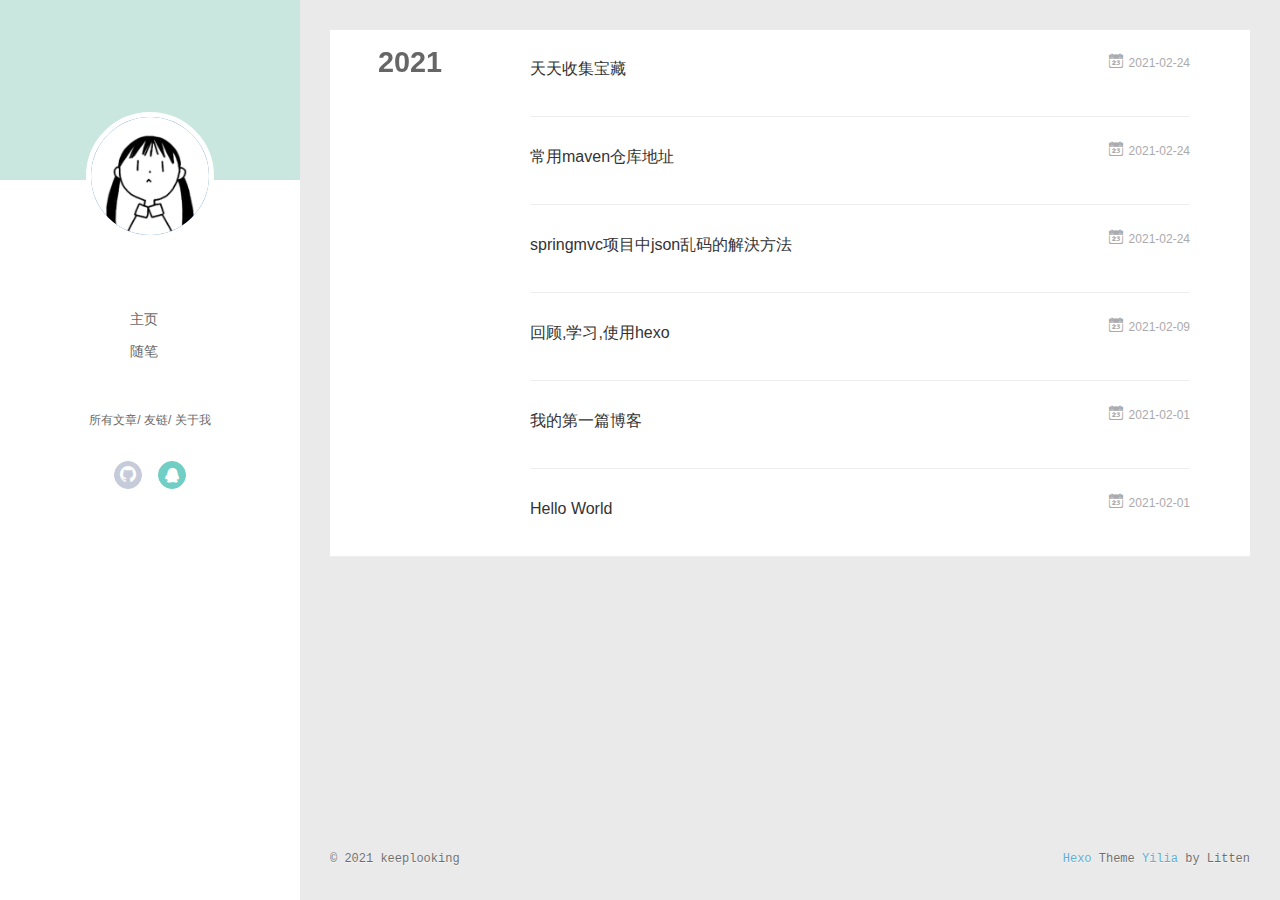
<file: archives/2021/02/index.html>
<!DOCTYPE html>
<html>
<head>
  <meta charset="utf-8">
  
  <meta name="renderer" content="webkit">
  <meta http-equiv="X-UA-Compatible" content="IE=edge" >
  <link rel="dns-prefetch" href="http://keeplooking6.github.io">
  <title>Archives: 2021/2 | 不断寻找</title>
  <meta name="viewport" content="width=device-width, initial-scale=1, maximum-scale=1">
  <meta name="description" content="目前状态：偶尔捡起，偶尔放下，断断续续">
<meta property="og:type" content="website">
<meta property="og:title" content="不断寻找">
<meta property="og:url" content="http://keeplooking6.github.io/archives/2021/02/index.html">
<meta property="og:site_name" content="不断寻找">
<meta property="og:description" content="目前状态：偶尔捡起，偶尔放下，断断续续">
<meta property="og:locale" content="zh_CN">
<meta property="article:author" content="keeplooking">
<meta name="twitter:card" content="summary">
  
    <link rel="alternative" href="/atom.xml" title="不断寻找" type="application/atom+xml">
  
  
    <link rel="icon" href="/img/favicon.jpg">
  
  <link rel="stylesheet" type="text/css" href="/./main.0cf68a.css">
  <style type="text/css">
  
    #container.show {
      background: linear-gradient(#E6F4F0,#E6F4F0,#9FD2C3);
    }
  </style>
  

  

<meta name="generator" content="Hexo 5.3.0"></head>

<body>
  <div id="container" q-class="show:isCtnShow">
    <canvas id="anm-canvas" class="anm-canvas"></canvas>
    <div class="left-col" q-class="show:isShow">
      
<div class="overlay" style="background: #99d2c387"></div>
<div class="intrude-less">
	<header id="header" class="inner">
		<a href="/" class="profilepic">
			<img src="/img/avatar.jpg" class="js-avatar">
		</a>
		<hgroup>
		  <h1 class="header-author"><a href="/"></a></h1>
		</hgroup>
		

		<nav class="header-menu">
			<ul>
			
				<li><a href="/">主页</a></li>
	        
				<li><a href="/%E9%9A%8F%E7%AC%94/">随笔</a></li>
	        
			</ul>
		</nav>
		<nav class="header-smart-menu">
    		
    			
    			<a q-on="click: openSlider(e, 'innerArchive')" href="javascript:void(0)">所有文章</a>
    			
            
    			
    			<a q-on="click: openSlider(e, 'friends')" href="javascript:void(0)">友链</a>
    			
            
    			
    			<a q-on="click: openSlider(e, 'aboutme')" href="javascript:void(0)">关于我</a>
    			
            
		</nav>
		<nav class="header-nav">
			<div class="social">
				
					<a class="github" target="_blank" href="https://github.com/keeplooking6" title="github"><i class="icon-github"></i></a>
		        
					<a class="qq" target="_blank" href="tencent://AddContact/?fromId=45&fromSubId=1&subcmd=all&uin=1422910966&website=www.oicqzone.com" title="qq"><i class="icon-qq"></i></a>
		        
			</div>
		</nav>
	</header>		
</div>

    </div>
    <div class="mid-col" q-class="show:isShow,hide:isShow|isFalse">
      
<nav id="mobile-nav">
  	<div class="overlay js-overlay" style="background: #99d2c387"></div>
	<div class="btnctn js-mobile-btnctn">
  		<div class="slider-trigger list" q-on="click: openSlider(e)"><i class="icon icon-sort"></i></div>
	</div>
	<div class="intrude-less">
		<header id="header" class="inner">
			<div class="profilepic">
				<img src="/img/avatar.jpg" class="js-avatar">
			</div>
			<hgroup>
			  <h1 class="header-author js-header-author"></h1>
			</hgroup>
			
			
			
				
			
				
			
			
			
			<nav class="header-nav">
				<div class="social">
					
						<a class="github" target="_blank" href="https://github.com/keeplooking6" title="github"><i class="icon-github"></i></a>
			        
						<a class="qq" target="_blank" href="tencent://AddContact/?fromId=45&fromSubId=1&subcmd=all&uin=1422910966&website=www.oicqzone.com" title="qq"><i class="icon-qq"></i></a>
			        
				</div>
			</nav>

			<nav class="header-menu js-header-menu">
				<ul style="width: 50%">
				
				
					<li style="width: 50%"><a href="/">主页</a></li>
		        
					<li style="width: 50%"><a href="/%E9%9A%8F%E7%AC%94/">随笔</a></li>
		        
				</ul>
			</nav>
		</header>				
	</div>
	<div class="mobile-mask" style="display:none" q-show="isShow"></div>
</nav>

      <div id="wrapper" class="body-wrap">
        <div class="menu-l">
          <div class="canvas-wrap">
            <canvas data-colors="#eaeaea" data-sectionHeight="100" data-contentId="js-content" id="myCanvas1" class="anm-canvas"></canvas>
          </div>
          <div id="js-content" class="content-ll">
            
  
  
    
    
      
      
      <section class="archives-wrap">
        <div class="archive-year-wrap">
          <a href="/archives/2021" class="archive-year">2021</a>
        </div>
        <div class="archives">
    
    <article class="archive-article archive-type-post">
  <div class="archive-article-inner">
    <header class="archive-article-header">
      	<div class="article-meta">
	      	<a href="/2021/02/24/%E5%A4%A9%E5%A4%A9%E6%94%B6%E9%9B%86%E5%AE%9D%E8%97%8F/" class="archive-article-date">
  	<time datetime="2021-02-24T14:03:50.000Z" itemprop="datePublished"><i class="icon-calendar icon"></i>2021-02-24</time>
</a>
        </div>
    	 
  
    <h1 itemprop="name">
      <a class="archive-article-title" href="/2021/02/24/%E5%A4%A9%E5%A4%A9%E6%94%B6%E9%9B%86%E5%AE%9D%E8%97%8F/">天天收集宝藏</a>
    </h1>
  

        <div class="article-info info-on-right">
          
          

        </div>
        <div class="clearfix"></div>
    </header>
  </div>
</article>
  
    
    
    <article class="archive-article archive-type-post">
  <div class="archive-article-inner">
    <header class="archive-article-header">
      	<div class="article-meta">
	      	<a href="/2021/02/24/%E5%B8%B8%E7%94%A8maven%E4%BB%93%E5%BA%93%E5%9C%B0%E5%9D%80/" class="archive-article-date">
  	<time datetime="2021-02-24T12:53:29.000Z" itemprop="datePublished"><i class="icon-calendar icon"></i>2021-02-24</time>
</a>
        </div>
    	 
  
    <h1 itemprop="name">
      <a class="archive-article-title" href="/2021/02/24/%E5%B8%B8%E7%94%A8maven%E4%BB%93%E5%BA%93%E5%9C%B0%E5%9D%80/">常用maven仓库地址</a>
    </h1>
  

        <div class="article-info info-on-right">
          
          

        </div>
        <div class="clearfix"></div>
    </header>
  </div>
</article>
  
    
    
    <article class="archive-article archive-type-post">
  <div class="archive-article-inner">
    <header class="archive-article-header">
      	<div class="article-meta">
	      	<a href="/2021/02/24/springmvc%E9%A1%B9%E7%9B%AE%E4%B8%ADjson%E4%B9%B1%E7%A0%81%E7%9A%84%E8%A7%A3%E6%B1%BA%E6%96%B9%E6%B3%95/" class="archive-article-date">
  	<time datetime="2021-02-24T11:13:23.000Z" itemprop="datePublished"><i class="icon-calendar icon"></i>2021-02-24</time>
</a>
        </div>
    	 
  
    <h1 itemprop="name">
      <a class="archive-article-title" href="/2021/02/24/springmvc%E9%A1%B9%E7%9B%AE%E4%B8%ADjson%E4%B9%B1%E7%A0%81%E7%9A%84%E8%A7%A3%E6%B1%BA%E6%96%B9%E6%B3%95/">springmvc项目中json乱码的解決方法</a>
    </h1>
  

        <div class="article-info info-on-right">
          
          

        </div>
        <div class="clearfix"></div>
    </header>
  </div>
</article>
  
    
    
    <article class="archive-article archive-type-post">
  <div class="archive-article-inner">
    <header class="archive-article-header">
      	<div class="article-meta">
	      	<a href="/2021/02/09/%E5%9B%9E%E9%A1%BE,%E5%AD%A6%E4%B9%A0,%E4%BD%BF%E7%94%A8hexo/" class="archive-article-date">
  	<time datetime="2021-02-09T13:43:51.000Z" itemprop="datePublished"><i class="icon-calendar icon"></i>2021-02-09</time>
</a>
        </div>
    	 
  
    <h1 itemprop="name">
      <a class="archive-article-title" href="/2021/02/09/%E5%9B%9E%E9%A1%BE,%E5%AD%A6%E4%B9%A0,%E4%BD%BF%E7%94%A8hexo/">回顾,学习,使用hexo</a>
    </h1>
  

        <div class="article-info info-on-right">
          
          

        </div>
        <div class="clearfix"></div>
    </header>
  </div>
</article>
  
    
    
    <article class="archive-article archive-type-post">
  <div class="archive-article-inner">
    <header class="archive-article-header">
      	<div class="article-meta">
	      	<a href="/2021/02/01/%E6%88%91%E7%9A%84%E7%AC%AC%E4%B8%80%E7%AF%87%E5%8D%9A%E5%AE%A2/" class="archive-article-date">
  	<time datetime="2021-02-01T11:12:54.000Z" itemprop="datePublished"><i class="icon-calendar icon"></i>2021-02-01</time>
</a>
        </div>
    	 
  
    <h1 itemprop="name">
      <a class="archive-article-title" href="/2021/02/01/%E6%88%91%E7%9A%84%E7%AC%AC%E4%B8%80%E7%AF%87%E5%8D%9A%E5%AE%A2/">我的第一篇博客</a>
    </h1>
  

        <div class="article-info info-on-right">
          
          

        </div>
        <div class="clearfix"></div>
    </header>
  </div>
</article>
  
    
    
    <article class="archive-article archive-type-post">
  <div class="archive-article-inner">
    <header class="archive-article-header">
      	<div class="article-meta">
	      	<a href="/2021/02/01/hello-world/" class="archive-article-date">
  	<time datetime="2021-02-01T10:28:37.675Z" itemprop="datePublished"><i class="icon-calendar icon"></i>2021-02-01</time>
</a>
        </div>
    	 
  
    <h1 itemprop="name">
      <a class="archive-article-title" href="/2021/02/01/hello-world/">Hello World</a>
    </h1>
  

        <div class="article-info info-on-right">
          
          

        </div>
        <div class="clearfix"></div>
    </header>
  </div>
</article>
  
  
    </div></section>
  

    


          </div>
        </div>
      </div>
      <footer id="footer">
  <div class="outer">
    <div id="footer-info">
    	<div class="footer-left">
    		&copy; 2021 keeplooking
    	</div>
      	<div class="footer-right">
      		<a href="http://hexo.io/" target="_blank">Hexo</a>  Theme <a href="https://github.com/litten/hexo-theme-yilia" target="_blank">Yilia</a> by Litten
      	</div>
    </div>
  </div>
</footer>
    </div>
    <script>
	var yiliaConfig = {
		mathjax: false,
		isHome: false,
		isPost: false,
		isArchive: true,
		isTag: false,
		isCategory: false,
		open_in_new: false,
		toc_hide_index: true,
		root: "/",
		innerArchive: true,
		showTags: true
	}
</script>

<script>!function(t){function n(e){if(r[e])return r[e].exports;var i=r[e]={exports:{},id:e,loaded:!1};return t[e].call(i.exports,i,i.exports,n),i.loaded=!0,i.exports}var r={};n.m=t,n.c=r,n.p="./",n(0)}([function(t,n,r){r(195),t.exports=r(191)},function(t,n,r){var e=r(3),i=r(52),o=r(27),u=r(28),c=r(53),f="prototype",a=function(t,n,r){var s,l,h,v,p=t&a.F,d=t&a.G,y=t&a.S,g=t&a.P,b=t&a.B,m=d?e:y?e[n]||(e[n]={}):(e[n]||{})[f],x=d?i:i[n]||(i[n]={}),w=x[f]||(x[f]={});d&&(r=n);for(s in r)l=!p&&m&&void 0!==m[s],h=(l?m:r)[s],v=b&&l?c(h,e):g&&"function"==typeof h?c(Function.call,h):h,m&&u(m,s,h,t&a.U),x[s]!=h&&o(x,s,v),g&&w[s]!=h&&(w[s]=h)};e.core=i,a.F=1,a.G=2,a.S=4,a.P=8,a.B=16,a.W=32,a.U=64,a.R=128,t.exports=a},function(t,n,r){var e=r(6);t.exports=function(t){if(!e(t))throw TypeError(t+" is not an object!");return t}},function(t,n){var r=t.exports="undefined"!=typeof window&&window.Math==Math?window:"undefined"!=typeof self&&self.Math==Math?self:Function("return this")();"number"==typeof __g&&(__g=r)},function(t,n){t.exports=function(t){try{return!!t()}catch(t){return!0}}},function(t,n){var r=t.exports="undefined"!=typeof window&&window.Math==Math?window:"undefined"!=typeof self&&self.Math==Math?self:Function("return this")();"number"==typeof __g&&(__g=r)},function(t,n){t.exports=function(t){return"object"==typeof t?null!==t:"function"==typeof t}},function(t,n,r){var e=r(126)("wks"),i=r(76),o=r(3).Symbol,u="function"==typeof o;(t.exports=function(t){return e[t]||(e[t]=u&&o[t]||(u?o:i)("Symbol."+t))}).store=e},function(t,n){var r={}.hasOwnProperty;t.exports=function(t,n){return r.call(t,n)}},function(t,n,r){var e=r(94),i=r(33);t.exports=function(t){return e(i(t))}},function(t,n,r){t.exports=!r(4)(function(){return 7!=Object.defineProperty({},"a",{get:function(){return 7}}).a})},function(t,n,r){var e=r(2),i=r(167),o=r(50),u=Object.defineProperty;n.f=r(10)?Object.defineProperty:function(t,n,r){if(e(t),n=o(n,!0),e(r),i)try{return u(t,n,r)}catch(t){}if("get"in r||"set"in r)throw TypeError("Accessors not supported!");return"value"in r&&(t[n]=r.value),t}},function(t,n,r){t.exports=!r(18)(function(){return 7!=Object.defineProperty({},"a",{get:function(){return 7}}).a})},function(t,n,r){var e=r(14),i=r(22);t.exports=r(12)?function(t,n,r){return e.f(t,n,i(1,r))}:function(t,n,r){return t[n]=r,t}},function(t,n,r){var e=r(20),i=r(58),o=r(42),u=Object.defineProperty;n.f=r(12)?Object.defineProperty:function(t,n,r){if(e(t),n=o(n,!0),e(r),i)try{return u(t,n,r)}catch(t){}if("get"in r||"set"in r)throw TypeError("Accessors not supported!");return"value"in r&&(t[n]=r.value),t}},function(t,n,r){var e=r(40)("wks"),i=r(23),o=r(5).Symbol,u="function"==typeof o;(t.exports=function(t){return e[t]||(e[t]=u&&o[t]||(u?o:i)("Symbol."+t))}).store=e},function(t,n,r){var e=r(67),i=Math.min;t.exports=function(t){return t>0?i(e(t),9007199254740991):0}},function(t,n,r){var e=r(46);t.exports=function(t){return Object(e(t))}},function(t,n){t.exports=function(t){try{return!!t()}catch(t){return!0}}},function(t,n,r){var e=r(63),i=r(34);t.exports=Object.keys||function(t){return e(t,i)}},function(t,n,r){var e=r(21);t.exports=function(t){if(!e(t))throw TypeError(t+" is not an object!");return t}},function(t,n){t.exports=function(t){return"object"==typeof t?null!==t:"function"==typeof t}},function(t,n){t.exports=function(t,n){return{enumerable:!(1&t),configurable:!(2&t),writable:!(4&t),value:n}}},function(t,n){var r=0,e=Math.random();t.exports=function(t){return"Symbol(".concat(void 0===t?"":t,")_",(++r+e).toString(36))}},function(t,n){var r={}.hasOwnProperty;t.exports=function(t,n){return r.call(t,n)}},function(t,n){var r=t.exports={version:"2.4.0"};"number"==typeof __e&&(__e=r)},function(t,n){t.exports=function(t){if("function"!=typeof t)throw TypeError(t+" is not a function!");return t}},function(t,n,r){var e=r(11),i=r(66);t.exports=r(10)?function(t,n,r){return e.f(t,n,i(1,r))}:function(t,n,r){return t[n]=r,t}},function(t,n,r){var e=r(3),i=r(27),o=r(24),u=r(76)("src"),c="toString",f=Function[c],a=(""+f).split(c);r(52).inspectSource=function(t){return f.call(t)},(t.exports=function(t,n,r,c){var f="function"==typeof r;f&&(o(r,"name")||i(r,"name",n)),t[n]!==r&&(f&&(o(r,u)||i(r,u,t[n]?""+t[n]:a.join(String(n)))),t===e?t[n]=r:c?t[n]?t[n]=r:i(t,n,r):(delete t[n],i(t,n,r)))})(Function.prototype,c,function(){return"function"==typeof this&&this[u]||f.call(this)})},function(t,n,r){var e=r(1),i=r(4),o=r(46),u=function(t,n,r,e){var i=String(o(t)),u="<"+n;return""!==r&&(u+=" "+r+'="'+String(e).replace(/"/g,"&quot;")+'"'),u+">"+i+"</"+n+">"};t.exports=function(t,n){var r={};r[t]=n(u),e(e.P+e.F*i(function(){var n=""[t]('"');return n!==n.toLowerCase()||n.split('"').length>3}),"String",r)}},function(t,n,r){var e=r(115),i=r(46);t.exports=function(t){return e(i(t))}},function(t,n,r){var e=r(116),i=r(66),o=r(30),u=r(50),c=r(24),f=r(167),a=Object.getOwnPropertyDescriptor;n.f=r(10)?a:function(t,n){if(t=o(t),n=u(n,!0),f)try{return a(t,n)}catch(t){}if(c(t,n))return i(!e.f.call(t,n),t[n])}},function(t,n,r){var e=r(24),i=r(17),o=r(145)("IE_PROTO"),u=Object.prototype;t.exports=Object.getPrototypeOf||function(t){return t=i(t),e(t,o)?t[o]:"function"==typeof t.constructor&&t instanceof t.constructor?t.constructor.prototype:t instanceof Object?u:null}},function(t,n){t.exports=function(t){if(void 0==t)throw TypeError("Can't call method on  "+t);return t}},function(t,n){t.exports="constructor,hasOwnProperty,isPrototypeOf,propertyIsEnumerable,toLocaleString,toString,valueOf".split(",")},function(t,n){t.exports={}},function(t,n){t.exports=!0},function(t,n){n.f={}.propertyIsEnumerable},function(t,n,r){var e=r(14).f,i=r(8),o=r(15)("toStringTag");t.exports=function(t,n,r){t&&!i(t=r?t:t.prototype,o)&&e(t,o,{configurable:!0,value:n})}},function(t,n,r){var e=r(40)("keys"),i=r(23);t.exports=function(t){return e[t]||(e[t]=i(t))}},function(t,n,r){var e=r(5),i="__core-js_shared__",o=e[i]||(e[i]={});t.exports=function(t){return o[t]||(o[t]={})}},function(t,n){var r=Math.ceil,e=Math.floor;t.exports=function(t){return isNaN(t=+t)?0:(t>0?e:r)(t)}},function(t,n,r){var e=r(21);t.exports=function(t,n){if(!e(t))return t;var r,i;if(n&&"function"==typeof(r=t.toString)&&!e(i=r.call(t)))return i;if("function"==typeof(r=t.valueOf)&&!e(i=r.call(t)))return i;if(!n&&"function"==typeof(r=t.toString)&&!e(i=r.call(t)))return i;throw TypeError("Can't convert object to primitive value")}},function(t,n,r){var e=r(5),i=r(25),o=r(36),u=r(44),c=r(14).f;t.exports=function(t){var n=i.Symbol||(i.Symbol=o?{}:e.Symbol||{});"_"==t.charAt(0)||t in n||c(n,t,{value:u.f(t)})}},function(t,n,r){n.f=r(15)},function(t,n){var r={}.toString;t.exports=function(t){return r.call(t).slice(8,-1)}},function(t,n){t.exports=function(t){if(void 0==t)throw TypeError("Can't call method on  "+t);return t}},function(t,n,r){var e=r(4);t.exports=function(t,n){return!!t&&e(function(){n?t.call(null,function(){},1):t.call(null)})}},function(t,n,r){var e=r(53),i=r(115),o=r(17),u=r(16),c=r(203);t.exports=function(t,n){var r=1==t,f=2==t,a=3==t,s=4==t,l=6==t,h=5==t||l,v=n||c;return function(n,c,p){for(var d,y,g=o(n),b=i(g),m=e(c,p,3),x=u(b.length),w=0,S=r?v(n,x):f?v(n,0):void 0;x>w;w++)if((h||w in b)&&(d=b[w],y=m(d,w,g),t))if(r)S[w]=y;else if(y)switch(t){case 3:return!0;case 5:return d;case 6:return w;case 2:S.push(d)}else if(s)return!1;return l?-1:a||s?s:S}}},function(t,n,r){var e=r(1),i=r(52),o=r(4);t.exports=function(t,n){var r=(i.Object||{})[t]||Object[t],u={};u[t]=n(r),e(e.S+e.F*o(function(){r(1)}),"Object",u)}},function(t,n,r){var e=r(6);t.exports=function(t,n){if(!e(t))return t;var r,i;if(n&&"function"==typeof(r=t.toString)&&!e(i=r.call(t)))return i;if("function"==typeof(r=t.valueOf)&&!e(i=r.call(t)))return i;if(!n&&"function"==typeof(r=t.toString)&&!e(i=r.call(t)))return i;throw TypeError("Can't convert object to primitive value")}},function(t,n,r){var e=r(5),i=r(25),o=r(91),u=r(13),c="prototype",f=function(t,n,r){var a,s,l,h=t&f.F,v=t&f.G,p=t&f.S,d=t&f.P,y=t&f.B,g=t&f.W,b=v?i:i[n]||(i[n]={}),m=b[c],x=v?e:p?e[n]:(e[n]||{})[c];v&&(r=n);for(a in r)(s=!h&&x&&void 0!==x[a])&&a in b||(l=s?x[a]:r[a],b[a]=v&&"function"!=typeof x[a]?r[a]:y&&s?o(l,e):g&&x[a]==l?function(t){var n=function(n,r,e){if(this instanceof t){switch(arguments.length){case 0:return new t;case 1:return new t(n);case 2:return new t(n,r)}return new t(n,r,e)}return t.apply(this,arguments)};return n[c]=t[c],n}(l):d&&"function"==typeof l?o(Function.call,l):l,d&&((b.virtual||(b.virtual={}))[a]=l,t&f.R&&m&&!m[a]&&u(m,a,l)))};f.F=1,f.G=2,f.S=4,f.P=8,f.B=16,f.W=32,f.U=64,f.R=128,t.exports=f},function(t,n){var r=t.exports={version:"2.4.0"};"number"==typeof __e&&(__e=r)},function(t,n,r){var e=r(26);t.exports=function(t,n,r){if(e(t),void 0===n)return t;switch(r){case 1:return function(r){return t.call(n,r)};case 2:return function(r,e){return t.call(n,r,e)};case 3:return function(r,e,i){return t.call(n,r,e,i)}}return function(){return t.apply(n,arguments)}}},function(t,n,r){var e=r(183),i=r(1),o=r(126)("metadata"),u=o.store||(o.store=new(r(186))),c=function(t,n,r){var i=u.get(t);if(!i){if(!r)return;u.set(t,i=new e)}var o=i.get(n);if(!o){if(!r)return;i.set(n,o=new e)}return o},f=function(t,n,r){var e=c(n,r,!1);return void 0!==e&&e.has(t)},a=function(t,n,r){var e=c(n,r,!1);return void 0===e?void 0:e.get(t)},s=function(t,n,r,e){c(r,e,!0).set(t,n)},l=function(t,n){var r=c(t,n,!1),e=[];return r&&r.forEach(function(t,n){e.push(n)}),e},h=function(t){return void 0===t||"symbol"==typeof t?t:String(t)},v=function(t){i(i.S,"Reflect",t)};t.exports={store:u,map:c,has:f,get:a,set:s,keys:l,key:h,exp:v}},function(t,n,r){"use strict";if(r(10)){var e=r(69),i=r(3),o=r(4),u=r(1),c=r(127),f=r(152),a=r(53),s=r(68),l=r(66),h=r(27),v=r(73),p=r(67),d=r(16),y=r(75),g=r(50),b=r(24),m=r(180),x=r(114),w=r(6),S=r(17),_=r(137),O=r(70),E=r(32),P=r(71).f,j=r(154),F=r(76),M=r(7),A=r(48),N=r(117),T=r(146),I=r(155),k=r(80),L=r(123),R=r(74),C=r(130),D=r(160),U=r(11),W=r(31),G=U.f,B=W.f,V=i.RangeError,z=i.TypeError,q=i.Uint8Array,K="ArrayBuffer",J="Shared"+K,Y="BYTES_PER_ELEMENT",H="prototype",$=Array[H],X=f.ArrayBuffer,Q=f.DataView,Z=A(0),tt=A(2),nt=A(3),rt=A(4),et=A(5),it=A(6),ot=N(!0),ut=N(!1),ct=I.values,ft=I.keys,at=I.entries,st=$.lastIndexOf,lt=$.reduce,ht=$.reduceRight,vt=$.join,pt=$.sort,dt=$.slice,yt=$.toString,gt=$.toLocaleString,bt=M("iterator"),mt=M("toStringTag"),xt=F("typed_constructor"),wt=F("def_constructor"),St=c.CONSTR,_t=c.TYPED,Ot=c.VIEW,Et="Wrong length!",Pt=A(1,function(t,n){return Tt(T(t,t[wt]),n)}),jt=o(function(){return 1===new q(new Uint16Array([1]).buffer)[0]}),Ft=!!q&&!!q[H].set&&o(function(){new q(1).set({})}),Mt=function(t,n){if(void 0===t)throw z(Et);var r=+t,e=d(t);if(n&&!m(r,e))throw V(Et);return e},At=function(t,n){var r=p(t);if(r<0||r%n)throw V("Wrong offset!");return r},Nt=function(t){if(w(t)&&_t in t)return t;throw z(t+" is not a typed array!")},Tt=function(t,n){if(!(w(t)&&xt in t))throw z("It is not a typed array constructor!");return new t(n)},It=function(t,n){return kt(T(t,t[wt]),n)},kt=function(t,n){for(var r=0,e=n.length,i=Tt(t,e);e>r;)i[r]=n[r++];return i},Lt=function(t,n,r){G(t,n,{get:function(){return this._d[r]}})},Rt=function(t){var n,r,e,i,o,u,c=S(t),f=arguments.length,s=f>1?arguments[1]:void 0,l=void 0!==s,h=j(c);if(void 0!=h&&!_(h)){for(u=h.call(c),e=[],n=0;!(o=u.next()).done;n++)e.push(o.value);c=e}for(l&&f>2&&(s=a(s,arguments[2],2)),n=0,r=d(c.length),i=Tt(this,r);r>n;n++)i[n]=l?s(c[n],n):c[n];return i},Ct=function(){for(var t=0,n=arguments.length,r=Tt(this,n);n>t;)r[t]=arguments[t++];return r},Dt=!!q&&o(function(){gt.call(new q(1))}),Ut=function(){return gt.apply(Dt?dt.call(Nt(this)):Nt(this),arguments)},Wt={copyWithin:function(t,n){return D.call(Nt(this),t,n,arguments.length>2?arguments[2]:void 0)},every:function(t){return rt(Nt(this),t,arguments.length>1?arguments[1]:void 0)},fill:function(t){return C.apply(Nt(this),arguments)},filter:function(t){return It(this,tt(Nt(this),t,arguments.length>1?arguments[1]:void 0))},find:function(t){return et(Nt(this),t,arguments.length>1?arguments[1]:void 0)},findIndex:function(t){return it(Nt(this),t,arguments.length>1?arguments[1]:void 0)},forEach:function(t){Z(Nt(this),t,arguments.length>1?arguments[1]:void 0)},indexOf:function(t){return ut(Nt(this),t,arguments.length>1?arguments[1]:void 0)},includes:function(t){return ot(Nt(this),t,arguments.length>1?arguments[1]:void 0)},join:function(t){return vt.apply(Nt(this),arguments)},lastIndexOf:function(t){return st.apply(Nt(this),arguments)},map:function(t){return Pt(Nt(this),t,arguments.length>1?arguments[1]:void 0)},reduce:function(t){return lt.apply(Nt(this),arguments)},reduceRight:function(t){return ht.apply(Nt(this),arguments)},reverse:function(){for(var t,n=this,r=Nt(n).length,e=Math.floor(r/2),i=0;i<e;)t=n[i],n[i++]=n[--r],n[r]=t;return n},some:function(t){return nt(Nt(this),t,arguments.length>1?arguments[1]:void 0)},sort:function(t){return pt.call(Nt(this),t)},subarray:function(t,n){var r=Nt(this),e=r.length,i=y(t,e);return new(T(r,r[wt]))(r.buffer,r.byteOffset+i*r.BYTES_PER_ELEMENT,d((void 0===n?e:y(n,e))-i))}},Gt=function(t,n){return It(this,dt.call(Nt(this),t,n))},Bt=function(t){Nt(this);var n=At(arguments[1],1),r=this.length,e=S(t),i=d(e.length),o=0;if(i+n>r)throw V(Et);for(;o<i;)this[n+o]=e[o++]},Vt={entries:function(){return at.call(Nt(this))},keys:function(){return ft.call(Nt(this))},values:function(){return ct.call(Nt(this))}},zt=function(t,n){return w(t)&&t[_t]&&"symbol"!=typeof n&&n in t&&String(+n)==String(n)},qt=function(t,n){return zt(t,n=g(n,!0))?l(2,t[n]):B(t,n)},Kt=function(t,n,r){return!(zt(t,n=g(n,!0))&&w(r)&&b(r,"value"))||b(r,"get")||b(r,"set")||r.configurable||b(r,"writable")&&!r.writable||b(r,"enumerable")&&!r.enumerable?G(t,n,r):(t[n]=r.value,t)};St||(W.f=qt,U.f=Kt),u(u.S+u.F*!St,"Object",{getOwnPropertyDescriptor:qt,defineProperty:Kt}),o(function(){yt.call({})})&&(yt=gt=function(){return vt.call(this)});var Jt=v({},Wt);v(Jt,Vt),h(Jt,bt,Vt.values),v(Jt,{slice:Gt,set:Bt,constructor:function(){},toString:yt,toLocaleString:Ut}),Lt(Jt,"buffer","b"),Lt(Jt,"byteOffset","o"),Lt(Jt,"byteLength","l"),Lt(Jt,"length","e"),G(Jt,mt,{get:function(){return this[_t]}}),t.exports=function(t,n,r,f){f=!!f;var a=t+(f?"Clamped":"")+"Array",l="Uint8Array"!=a,v="get"+t,p="set"+t,y=i[a],g=y||{},b=y&&E(y),m=!y||!c.ABV,S={},_=y&&y[H],j=function(t,r){var e=t._d;return e.v[v](r*n+e.o,jt)},F=function(t,r,e){var i=t._d;f&&(e=(e=Math.round(e))<0?0:e>255?255:255&e),i.v[p](r*n+i.o,e,jt)},M=function(t,n){G(t,n,{get:function(){return j(this,n)},set:function(t){return F(this,n,t)},enumerable:!0})};m?(y=r(function(t,r,e,i){s(t,y,a,"_d");var o,u,c,f,l=0,v=0;if(w(r)){if(!(r instanceof X||(f=x(r))==K||f==J))return _t in r?kt(y,r):Rt.call(y,r);o=r,v=At(e,n);var p=r.byteLength;if(void 0===i){if(p%n)throw V(Et);if((u=p-v)<0)throw V(Et)}else if((u=d(i)*n)+v>p)throw V(Et);c=u/n}else c=Mt(r,!0),u=c*n,o=new X(u);for(h(t,"_d",{b:o,o:v,l:u,e:c,v:new Q(o)});l<c;)M(t,l++)}),_=y[H]=O(Jt),h(_,"constructor",y)):L(function(t){new y(null),new y(t)},!0)||(y=r(function(t,r,e,i){s(t,y,a);var o;return w(r)?r instanceof X||(o=x(r))==K||o==J?void 0!==i?new g(r,At(e,n),i):void 0!==e?new g(r,At(e,n)):new g(r):_t in r?kt(y,r):Rt.call(y,r):new g(Mt(r,l))}),Z(b!==Function.prototype?P(g).concat(P(b)):P(g),function(t){t in y||h(y,t,g[t])}),y[H]=_,e||(_.constructor=y));var A=_[bt],N=!!A&&("values"==A.name||void 0==A.name),T=Vt.values;h(y,xt,!0),h(_,_t,a),h(_,Ot,!0),h(_,wt,y),(f?new y(1)[mt]==a:mt in _)||G(_,mt,{get:function(){return a}}),S[a]=y,u(u.G+u.W+u.F*(y!=g),S),u(u.S,a,{BYTES_PER_ELEMENT:n,from:Rt,of:Ct}),Y in _||h(_,Y,n),u(u.P,a,Wt),R(a),u(u.P+u.F*Ft,a,{set:Bt}),u(u.P+u.F*!N,a,Vt),u(u.P+u.F*(_.toString!=yt),a,{toString:yt}),u(u.P+u.F*o(function(){new y(1).slice()}),a,{slice:Gt}),u(u.P+u.F*(o(function(){return[1,2].toLocaleString()!=new y([1,2]).toLocaleString()})||!o(function(){_.toLocaleString.call([1,2])})),a,{toLocaleString:Ut}),k[a]=N?A:T,e||N||h(_,bt,T)}}else t.exports=function(){}},function(t,n){var r={}.toString;t.exports=function(t){return r.call(t).slice(8,-1)}},function(t,n,r){var e=r(21),i=r(5).document,o=e(i)&&e(i.createElement);t.exports=function(t){return o?i.createElement(t):{}}},function(t,n,r){t.exports=!r(12)&&!r(18)(function(){return 7!=Object.defineProperty(r(57)("div"),"a",{get:function(){return 7}}).a})},function(t,n,r){"use strict";var e=r(36),i=r(51),o=r(64),u=r(13),c=r(8),f=r(35),a=r(96),s=r(38),l=r(103),h=r(15)("iterator"),v=!([].keys&&"next"in[].keys()),p="keys",d="values",y=function(){return this};t.exports=function(t,n,r,g,b,m,x){a(r,n,g);var w,S,_,O=function(t){if(!v&&t in F)return F[t];switch(t){case p:case d:return function(){return new r(this,t)}}return function(){return new r(this,t)}},E=n+" Iterator",P=b==d,j=!1,F=t.prototype,M=F[h]||F["@@iterator"]||b&&F[b],A=M||O(b),N=b?P?O("entries"):A:void 0,T="Array"==n?F.entries||M:M;if(T&&(_=l(T.call(new t)))!==Object.prototype&&(s(_,E,!0),e||c(_,h)||u(_,h,y)),P&&M&&M.name!==d&&(j=!0,A=function(){return M.call(this)}),e&&!x||!v&&!j&&F[h]||u(F,h,A),f[n]=A,f[E]=y,b)if(w={values:P?A:O(d),keys:m?A:O(p),entries:N},x)for(S in w)S in F||o(F,S,w[S]);else i(i.P+i.F*(v||j),n,w);return w}},function(t,n,r){var e=r(20),i=r(100),o=r(34),u=r(39)("IE_PROTO"),c=function(){},f="prototype",a=function(){var t,n=r(57)("iframe"),e=o.length;for(n.style.display="none",r(93).appendChild(n),n.src="javascript:",t=n.contentWindow.document,t.open(),t.write("<script>document.F=Object<\/script>"),t.close(),a=t.F;e--;)delete a[f][o[e]];return a()};t.exports=Object.create||function(t,n){var r;return null!==t?(c[f]=e(t),r=new c,c[f]=null,r[u]=t):r=a(),void 0===n?r:i(r,n)}},function(t,n,r){var e=r(63),i=r(34).concat("length","prototype");n.f=Object.getOwnPropertyNames||function(t){return e(t,i)}},function(t,n){n.f=Object.getOwnPropertySymbols},function(t,n,r){var e=r(8),i=r(9),o=r(90)(!1),u=r(39)("IE_PROTO");t.exports=function(t,n){var r,c=i(t),f=0,a=[];for(r in c)r!=u&&e(c,r)&&a.push(r);for(;n.length>f;)e(c,r=n[f++])&&(~o(a,r)||a.push(r));return a}},function(t,n,r){t.exports=r(13)},function(t,n,r){var e=r(76)("meta"),i=r(6),o=r(24),u=r(11).f,c=0,f=Object.isExtensible||function(){return!0},a=!r(4)(function(){return f(Object.preventExtensions({}))}),s=function(t){u(t,e,{value:{i:"O"+ ++c,w:{}}})},l=function(t,n){if(!i(t))return"symbol"==typeof t?t:("string"==typeof t?"S":"P")+t;if(!o(t,e)){if(!f(t))return"F";if(!n)return"E";s(t)}return t[e].i},h=function(t,n){if(!o(t,e)){if(!f(t))return!0;if(!n)return!1;s(t)}return t[e].w},v=function(t){return a&&p.NEED&&f(t)&&!o(t,e)&&s(t),t},p=t.exports={KEY:e,NEED:!1,fastKey:l,getWeak:h,onFreeze:v}},function(t,n){t.exports=function(t,n){return{enumerable:!(1&t),configurable:!(2&t),writable:!(4&t),value:n}}},function(t,n){var r=Math.ceil,e=Math.floor;t.exports=function(t){return isNaN(t=+t)?0:(t>0?e:r)(t)}},function(t,n){t.exports=function(t,n,r,e){if(!(t instanceof n)||void 0!==e&&e in t)throw TypeError(r+": incorrect invocation!");return t}},function(t,n){t.exports=!1},function(t,n,r){var e=r(2),i=r(173),o=r(133),u=r(145)("IE_PROTO"),c=function(){},f="prototype",a=function(){var t,n=r(132)("iframe"),e=o.length;for(n.style.display="none",r(135).appendChild(n),n.src="javascript:",t=n.contentWindow.document,t.open(),t.write("<script>document.F=Object<\/script>"),t.close(),a=t.F;e--;)delete a[f][o[e]];return a()};t.exports=Object.create||function(t,n){var r;return null!==t?(c[f]=e(t),r=new c,c[f]=null,r[u]=t):r=a(),void 0===n?r:i(r,n)}},function(t,n,r){var e=r(175),i=r(133).concat("length","prototype");n.f=Object.getOwnPropertyNames||function(t){return e(t,i)}},function(t,n,r){var e=r(175),i=r(133);t.exports=Object.keys||function(t){return e(t,i)}},function(t,n,r){var e=r(28);t.exports=function(t,n,r){for(var i in n)e(t,i,n[i],r);return t}},function(t,n,r){"use strict";var e=r(3),i=r(11),o=r(10),u=r(7)("species");t.exports=function(t){var n=e[t];o&&n&&!n[u]&&i.f(n,u,{configurable:!0,get:function(){return this}})}},function(t,n,r){var e=r(67),i=Math.max,o=Math.min;t.exports=function(t,n){return t=e(t),t<0?i(t+n,0):o(t,n)}},function(t,n){var r=0,e=Math.random();t.exports=function(t){return"Symbol(".concat(void 0===t?"":t,")_",(++r+e).toString(36))}},function(t,n,r){var e=r(33);t.exports=function(t){return Object(e(t))}},function(t,n,r){var e=r(7)("unscopables"),i=Array.prototype;void 0==i[e]&&r(27)(i,e,{}),t.exports=function(t){i[e][t]=!0}},function(t,n,r){var e=r(53),i=r(169),o=r(137),u=r(2),c=r(16),f=r(154),a={},s={},n=t.exports=function(t,n,r,l,h){var v,p,d,y,g=h?function(){return t}:f(t),b=e(r,l,n?2:1),m=0;if("function"!=typeof g)throw TypeError(t+" is not iterable!");if(o(g)){for(v=c(t.length);v>m;m++)if((y=n?b(u(p=t[m])[0],p[1]):b(t[m]))===a||y===s)return y}else for(d=g.call(t);!(p=d.next()).done;)if((y=i(d,b,p.value,n))===a||y===s)return y};n.BREAK=a,n.RETURN=s},function(t,n){t.exports={}},function(t,n,r){var e=r(11).f,i=r(24),o=r(7)("toStringTag");t.exports=function(t,n,r){t&&!i(t=r?t:t.prototype,o)&&e(t,o,{configurable:!0,value:n})}},function(t,n,r){var e=r(1),i=r(46),o=r(4),u=r(150),c="["+u+"]",f="​",a=RegExp("^"+c+c+"*"),s=RegExp(c+c+"*$"),l=function(t,n,r){var i={},c=o(function(){return!!u[t]()||f[t]()!=f}),a=i[t]=c?n(h):u[t];r&&(i[r]=a),e(e.P+e.F*c,"String",i)},h=l.trim=function(t,n){return t=String(i(t)),1&n&&(t=t.replace(a,"")),2&n&&(t=t.replace(s,"")),t};t.exports=l},function(t,n,r){t.exports={default:r(86),__esModule:!0}},function(t,n,r){t.exports={default:r(87),__esModule:!0}},function(t,n,r){"use strict";function e(t){return t&&t.__esModule?t:{default:t}}n.__esModule=!0;var i=r(84),o=e(i),u=r(83),c=e(u),f="function"==typeof c.default&&"symbol"==typeof o.default?function(t){return typeof t}:function(t){return t&&"function"==typeof c.default&&t.constructor===c.default&&t!==c.default.prototype?"symbol":typeof t};n.default="function"==typeof c.default&&"symbol"===f(o.default)?function(t){return void 0===t?"undefined":f(t)}:function(t){return t&&"function"==typeof c.default&&t.constructor===c.default&&t!==c.default.prototype?"symbol":void 0===t?"undefined":f(t)}},function(t,n,r){r(110),r(108),r(111),r(112),t.exports=r(25).Symbol},function(t,n,r){r(109),r(113),t.exports=r(44).f("iterator")},function(t,n){t.exports=function(t){if("function"!=typeof t)throw TypeError(t+" is not a function!");return t}},function(t,n){t.exports=function(){}},function(t,n,r){var e=r(9),i=r(106),o=r(105);t.exports=function(t){return function(n,r,u){var c,f=e(n),a=i(f.length),s=o(u,a);if(t&&r!=r){for(;a>s;)if((c=f[s++])!=c)return!0}else for(;a>s;s++)if((t||s in f)&&f[s]===r)return t||s||0;return!t&&-1}}},function(t,n,r){var e=r(88);t.exports=function(t,n,r){if(e(t),void 0===n)return t;switch(r){case 1:return function(r){return t.call(n,r)};case 2:return function(r,e){return t.call(n,r,e)};case 3:return function(r,e,i){return t.call(n,r,e,i)}}return function(){return t.apply(n,arguments)}}},function(t,n,r){var e=r(19),i=r(62),o=r(37);t.exports=function(t){var n=e(t),r=i.f;if(r)for(var u,c=r(t),f=o.f,a=0;c.length>a;)f.call(t,u=c[a++])&&n.push(u);return n}},function(t,n,r){t.exports=r(5).document&&document.documentElement},function(t,n,r){var e=r(56);t.exports=Object("z").propertyIsEnumerable(0)?Object:function(t){return"String"==e(t)?t.split(""):Object(t)}},function(t,n,r){var e=r(56);t.exports=Array.isArray||function(t){return"Array"==e(t)}},function(t,n,r){"use strict";var e=r(60),i=r(22),o=r(38),u={};r(13)(u,r(15)("iterator"),function(){return this}),t.exports=function(t,n,r){t.prototype=e(u,{next:i(1,r)}),o(t,n+" Iterator")}},function(t,n){t.exports=function(t,n){return{value:n,done:!!t}}},function(t,n,r){var e=r(19),i=r(9);t.exports=function(t,n){for(var r,o=i(t),u=e(o),c=u.length,f=0;c>f;)if(o[r=u[f++]]===n)return r}},function(t,n,r){var e=r(23)("meta"),i=r(21),o=r(8),u=r(14).f,c=0,f=Object.isExtensible||function(){return!0},a=!r(18)(function(){return f(Object.preventExtensions({}))}),s=function(t){u(t,e,{value:{i:"O"+ ++c,w:{}}})},l=function(t,n){if(!i(t))return"symbol"==typeof t?t:("string"==typeof t?"S":"P")+t;if(!o(t,e)){if(!f(t))return"F";if(!n)return"E";s(t)}return t[e].i},h=function(t,n){if(!o(t,e)){if(!f(t))return!0;if(!n)return!1;s(t)}return t[e].w},v=function(t){return a&&p.NEED&&f(t)&&!o(t,e)&&s(t),t},p=t.exports={KEY:e,NEED:!1,fastKey:l,getWeak:h,onFreeze:v}},function(t,n,r){var e=r(14),i=r(20),o=r(19);t.exports=r(12)?Object.defineProperties:function(t,n){i(t);for(var r,u=o(n),c=u.length,f=0;c>f;)e.f(t,r=u[f++],n[r]);return t}},function(t,n,r){var e=r(37),i=r(22),o=r(9),u=r(42),c=r(8),f=r(58),a=Object.getOwnPropertyDescriptor;n.f=r(12)?a:function(t,n){if(t=o(t),n=u(n,!0),f)try{return a(t,n)}catch(t){}if(c(t,n))return i(!e.f.call(t,n),t[n])}},function(t,n,r){var e=r(9),i=r(61).f,o={}.toString,u="object"==typeof window&&window&&Object.getOwnPropertyNames?Object.getOwnPropertyNames(window):[],c=function(t){try{return i(t)}catch(t){return u.slice()}};t.exports.f=function(t){return u&&"[object Window]"==o.call(t)?c(t):i(e(t))}},function(t,n,r){var e=r(8),i=r(77),o=r(39)("IE_PROTO"),u=Object.prototype;t.exports=Object.getPrototypeOf||function(t){return t=i(t),e(t,o)?t[o]:"function"==typeof t.constructor&&t instanceof t.constructor?t.constructor.prototype:t instanceof Object?u:null}},function(t,n,r){var e=r(41),i=r(33);t.exports=function(t){return function(n,r){var o,u,c=String(i(n)),f=e(r),a=c.length;return f<0||f>=a?t?"":void 0:(o=c.charCodeAt(f),o<55296||o>56319||f+1===a||(u=c.charCodeAt(f+1))<56320||u>57343?t?c.charAt(f):o:t?c.slice(f,f+2):u-56320+(o-55296<<10)+65536)}}},function(t,n,r){var e=r(41),i=Math.max,o=Math.min;t.exports=function(t,n){return t=e(t),t<0?i(t+n,0):o(t,n)}},function(t,n,r){var e=r(41),i=Math.min;t.exports=function(t){return t>0?i(e(t),9007199254740991):0}},function(t,n,r){"use strict";var e=r(89),i=r(97),o=r(35),u=r(9);t.exports=r(59)(Array,"Array",function(t,n){this._t=u(t),this._i=0,this._k=n},function(){var t=this._t,n=this._k,r=this._i++;return!t||r>=t.length?(this._t=void 0,i(1)):"keys"==n?i(0,r):"values"==n?i(0,t[r]):i(0,[r,t[r]])},"values"),o.Arguments=o.Array,e("keys"),e("values"),e("entries")},function(t,n){},function(t,n,r){"use strict";var e=r(104)(!0);r(59)(String,"String",function(t){this._t=String(t),this._i=0},function(){var t,n=this._t,r=this._i;return r>=n.length?{value:void 0,done:!0}:(t=e(n,r),this._i+=t.length,{value:t,done:!1})})},function(t,n,r){"use strict";var e=r(5),i=r(8),o=r(12),u=r(51),c=r(64),f=r(99).KEY,a=r(18),s=r(40),l=r(38),h=r(23),v=r(15),p=r(44),d=r(43),y=r(98),g=r(92),b=r(95),m=r(20),x=r(9),w=r(42),S=r(22),_=r(60),O=r(102),E=r(101),P=r(14),j=r(19),F=E.f,M=P.f,A=O.f,N=e.Symbol,T=e.JSON,I=T&&T.stringify,k="prototype",L=v("_hidden"),R=v("toPrimitive"),C={}.propertyIsEnumerable,D=s("symbol-registry"),U=s("symbols"),W=s("op-symbols"),G=Object[k],B="function"==typeof N,V=e.QObject,z=!V||!V[k]||!V[k].findChild,q=o&&a(function(){return 7!=_(M({},"a",{get:function(){return M(this,"a",{value:7}).a}})).a})?function(t,n,r){var e=F(G,n);e&&delete G[n],M(t,n,r),e&&t!==G&&M(G,n,e)}:M,K=function(t){var n=U[t]=_(N[k]);return n._k=t,n},J=B&&"symbol"==typeof N.iterator?function(t){return"symbol"==typeof t}:function(t){return t instanceof N},Y=function(t,n,r){return t===G&&Y(W,n,r),m(t),n=w(n,!0),m(r),i(U,n)?(r.enumerable?(i(t,L)&&t[L][n]&&(t[L][n]=!1),r=_(r,{enumerable:S(0,!1)})):(i(t,L)||M(t,L,S(1,{})),t[L][n]=!0),q(t,n,r)):M(t,n,r)},H=function(t,n){m(t);for(var r,e=g(n=x(n)),i=0,o=e.length;o>i;)Y(t,r=e[i++],n[r]);return t},$=function(t,n){return void 0===n?_(t):H(_(t),n)},X=function(t){var n=C.call(this,t=w(t,!0));return!(this===G&&i(U,t)&&!i(W,t))&&(!(n||!i(this,t)||!i(U,t)||i(this,L)&&this[L][t])||n)},Q=function(t,n){if(t=x(t),n=w(n,!0),t!==G||!i(U,n)||i(W,n)){var r=F(t,n);return!r||!i(U,n)||i(t,L)&&t[L][n]||(r.enumerable=!0),r}},Z=function(t){for(var n,r=A(x(t)),e=[],o=0;r.length>o;)i(U,n=r[o++])||n==L||n==f||e.push(n);return e},tt=function(t){for(var n,r=t===G,e=A(r?W:x(t)),o=[],u=0;e.length>u;)!i(U,n=e[u++])||r&&!i(G,n)||o.push(U[n]);return o};B||(N=function(){if(this instanceof N)throw TypeError("Symbol is not a constructor!");var t=h(arguments.length>0?arguments[0]:void 0),n=function(r){this===G&&n.call(W,r),i(this,L)&&i(this[L],t)&&(this[L][t]=!1),q(this,t,S(1,r))};return o&&z&&q(G,t,{configurable:!0,set:n}),K(t)},c(N[k],"toString",function(){return this._k}),E.f=Q,P.f=Y,r(61).f=O.f=Z,r(37).f=X,r(62).f=tt,o&&!r(36)&&c(G,"propertyIsEnumerable",X,!0),p.f=function(t){return K(v(t))}),u(u.G+u.W+u.F*!B,{Symbol:N});for(var nt="hasInstance,isConcatSpreadable,iterator,match,replace,search,species,split,toPrimitive,toStringTag,unscopables".split(","),rt=0;nt.length>rt;)v(nt[rt++]);for(var nt=j(v.store),rt=0;nt.length>rt;)d(nt[rt++]);u(u.S+u.F*!B,"Symbol",{for:function(t){return i(D,t+="")?D[t]:D[t]=N(t)},keyFor:function(t){if(J(t))return y(D,t);throw TypeError(t+" is not a symbol!")},useSetter:function(){z=!0},useSimple:function(){z=!1}}),u(u.S+u.F*!B,"Object",{create:$,defineProperty:Y,defineProperties:H,getOwnPropertyDescriptor:Q,getOwnPropertyNames:Z,getOwnPropertySymbols:tt}),T&&u(u.S+u.F*(!B||a(function(){var t=N();return"[null]"!=I([t])||"{}"!=I({a:t})||"{}"!=I(Object(t))})),"JSON",{stringify:function(t){if(void 0!==t&&!J(t)){for(var n,r,e=[t],i=1;arguments.length>i;)e.push(arguments[i++]);return n=e[1],"function"==typeof n&&(r=n),!r&&b(n)||(n=function(t,n){if(r&&(n=r.call(this,t,n)),!J(n))return n}),e[1]=n,I.apply(T,e)}}}),N[k][R]||r(13)(N[k],R,N[k].valueOf),l(N,"Symbol"),l(Math,"Math",!0),l(e.JSON,"JSON",!0)},function(t,n,r){r(43)("asyncIterator")},function(t,n,r){r(43)("observable")},function(t,n,r){r(107);for(var e=r(5),i=r(13),o=r(35),u=r(15)("toStringTag"),c=["NodeList","DOMTokenList","MediaList","StyleSheetList","CSSRuleList"],f=0;f<5;f++){var a=c[f],s=e[a],l=s&&s.prototype;l&&!l[u]&&i(l,u,a),o[a]=o.Array}},function(t,n,r){var e=r(45),i=r(7)("toStringTag"),o="Arguments"==e(function(){return arguments}()),u=function(t,n){try{return t[n]}catch(t){}};t.exports=function(t){var n,r,c;return void 0===t?"Undefined":null===t?"Null":"string"==typeof(r=u(n=Object(t),i))?r:o?e(n):"Object"==(c=e(n))&&"function"==typeof n.callee?"Arguments":c}},function(t,n,r){var e=r(45);t.exports=Object("z").propertyIsEnumerable(0)?Object:function(t){return"String"==e(t)?t.split(""):Object(t)}},function(t,n){n.f={}.propertyIsEnumerable},function(t,n,r){var e=r(30),i=r(16),o=r(75);t.exports=function(t){return function(n,r,u){var c,f=e(n),a=i(f.length),s=o(u,a);if(t&&r!=r){for(;a>s;)if((c=f[s++])!=c)return!0}else for(;a>s;s++)if((t||s in f)&&f[s]===r)return t||s||0;return!t&&-1}}},function(t,n,r){"use strict";var e=r(3),i=r(1),o=r(28),u=r(73),c=r(65),f=r(79),a=r(68),s=r(6),l=r(4),h=r(123),v=r(81),p=r(136);t.exports=function(t,n,r,d,y,g){var b=e[t],m=b,x=y?"set":"add",w=m&&m.prototype,S={},_=function(t){var n=w[t];o(w,t,"delete"==t?function(t){return!(g&&!s(t))&&n.call(this,0===t?0:t)}:"has"==t?function(t){return!(g&&!s(t))&&n.call(this,0===t?0:t)}:"get"==t?function(t){return g&&!s(t)?void 0:n.call(this,0===t?0:t)}:"add"==t?function(t){return n.call(this,0===t?0:t),this}:function(t,r){return n.call(this,0===t?0:t,r),this})};if("function"==typeof m&&(g||w.forEach&&!l(function(){(new m).entries().next()}))){var O=new m,E=O[x](g?{}:-0,1)!=O,P=l(function(){O.has(1)}),j=h(function(t){new m(t)}),F=!g&&l(function(){for(var t=new m,n=5;n--;)t[x](n,n);return!t.has(-0)});j||(m=n(function(n,r){a(n,m,t);var e=p(new b,n,m);return void 0!=r&&f(r,y,e[x],e),e}),m.prototype=w,w.constructor=m),(P||F)&&(_("delete"),_("has"),y&&_("get")),(F||E)&&_(x),g&&w.clear&&delete w.clear}else m=d.getConstructor(n,t,y,x),u(m.prototype,r),c.NEED=!0;return v(m,t),S[t]=m,i(i.G+i.W+i.F*(m!=b),S),g||d.setStrong(m,t,y),m}},function(t,n,r){"use strict";var e=r(27),i=r(28),o=r(4),u=r(46),c=r(7);t.exports=function(t,n,r){var f=c(t),a=r(u,f,""[t]),s=a[0],l=a[1];o(function(){var n={};return n[f]=function(){return 7},7!=""[t](n)})&&(i(String.prototype,t,s),e(RegExp.prototype,f,2==n?function(t,n){return l.call(t,this,n)}:function(t){return l.call(t,this)}))}
},function(t,n,r){"use strict";var e=r(2);t.exports=function(){var t=e(this),n="";return t.global&&(n+="g"),t.ignoreCase&&(n+="i"),t.multiline&&(n+="m"),t.unicode&&(n+="u"),t.sticky&&(n+="y"),n}},function(t,n){t.exports=function(t,n,r){var e=void 0===r;switch(n.length){case 0:return e?t():t.call(r);case 1:return e?t(n[0]):t.call(r,n[0]);case 2:return e?t(n[0],n[1]):t.call(r,n[0],n[1]);case 3:return e?t(n[0],n[1],n[2]):t.call(r,n[0],n[1],n[2]);case 4:return e?t(n[0],n[1],n[2],n[3]):t.call(r,n[0],n[1],n[2],n[3])}return t.apply(r,n)}},function(t,n,r){var e=r(6),i=r(45),o=r(7)("match");t.exports=function(t){var n;return e(t)&&(void 0!==(n=t[o])?!!n:"RegExp"==i(t))}},function(t,n,r){var e=r(7)("iterator"),i=!1;try{var o=[7][e]();o.return=function(){i=!0},Array.from(o,function(){throw 2})}catch(t){}t.exports=function(t,n){if(!n&&!i)return!1;var r=!1;try{var o=[7],u=o[e]();u.next=function(){return{done:r=!0}},o[e]=function(){return u},t(o)}catch(t){}return r}},function(t,n,r){t.exports=r(69)||!r(4)(function(){var t=Math.random();__defineSetter__.call(null,t,function(){}),delete r(3)[t]})},function(t,n){n.f=Object.getOwnPropertySymbols},function(t,n,r){var e=r(3),i="__core-js_shared__",o=e[i]||(e[i]={});t.exports=function(t){return o[t]||(o[t]={})}},function(t,n,r){for(var e,i=r(3),o=r(27),u=r(76),c=u("typed_array"),f=u("view"),a=!(!i.ArrayBuffer||!i.DataView),s=a,l=0,h="Int8Array,Uint8Array,Uint8ClampedArray,Int16Array,Uint16Array,Int32Array,Uint32Array,Float32Array,Float64Array".split(",");l<9;)(e=i[h[l++]])?(o(e.prototype,c,!0),o(e.prototype,f,!0)):s=!1;t.exports={ABV:a,CONSTR:s,TYPED:c,VIEW:f}},function(t,n){"use strict";var r={versions:function(){var t=window.navigator.userAgent;return{trident:t.indexOf("Trident")>-1,presto:t.indexOf("Presto")>-1,webKit:t.indexOf("AppleWebKit")>-1,gecko:t.indexOf("Gecko")>-1&&-1==t.indexOf("KHTML"),mobile:!!t.match(/AppleWebKit.*Mobile.*/),ios:!!t.match(/\(i[^;]+;( U;)? CPU.+Mac OS X/),android:t.indexOf("Android")>-1||t.indexOf("Linux")>-1,iPhone:t.indexOf("iPhone")>-1||t.indexOf("Mac")>-1,iPad:t.indexOf("iPad")>-1,webApp:-1==t.indexOf("Safari"),weixin:-1==t.indexOf("MicroMessenger")}}()};t.exports=r},function(t,n,r){"use strict";var e=r(85),i=function(t){return t&&t.__esModule?t:{default:t}}(e),o=function(){function t(t,n,e){return n||e?String.fromCharCode(n||e):r[t]||t}function n(t){return e[t]}var r={"&quot;":'"',"&lt;":"<","&gt;":">","&amp;":"&","&nbsp;":" "},e={};for(var u in r)e[r[u]]=u;return r["&apos;"]="'",e["'"]="&#39;",{encode:function(t){return t?(""+t).replace(/['<> "&]/g,n).replace(/\r?\n/g,"<br/>").replace(/\s/g,"&nbsp;"):""},decode:function(n){return n?(""+n).replace(/<br\s*\/?>/gi,"\n").replace(/&quot;|&lt;|&gt;|&amp;|&nbsp;|&apos;|&#(\d+);|&#(\d+)/g,t).replace(/\u00a0/g," "):""},encodeBase16:function(t){if(!t)return t;t+="";for(var n=[],r=0,e=t.length;e>r;r++)n.push(t.charCodeAt(r).toString(16).toUpperCase());return n.join("")},encodeBase16forJSON:function(t){if(!t)return t;t=t.replace(/[\u4E00-\u9FBF]/gi,function(t){return escape(t).replace("%u","\\u")});for(var n=[],r=0,e=t.length;e>r;r++)n.push(t.charCodeAt(r).toString(16).toUpperCase());return n.join("")},decodeBase16:function(t){if(!t)return t;t+="";for(var n=[],r=0,e=t.length;e>r;r+=2)n.push(String.fromCharCode("0x"+t.slice(r,r+2)));return n.join("")},encodeObject:function(t){if(t instanceof Array)for(var n=0,r=t.length;r>n;n++)t[n]=o.encodeObject(t[n]);else if("object"==(void 0===t?"undefined":(0,i.default)(t)))for(var e in t)t[e]=o.encodeObject(t[e]);else if("string"==typeof t)return o.encode(t);return t},loadScript:function(t){var n=document.createElement("script");document.getElementsByTagName("body")[0].appendChild(n),n.setAttribute("src",t)},addLoadEvent:function(t){var n=window.onload;"function"!=typeof window.onload?window.onload=t:window.onload=function(){n(),t()}}}}();t.exports=o},function(t,n,r){"use strict";var e=r(17),i=r(75),o=r(16);t.exports=function(t){for(var n=e(this),r=o(n.length),u=arguments.length,c=i(u>1?arguments[1]:void 0,r),f=u>2?arguments[2]:void 0,a=void 0===f?r:i(f,r);a>c;)n[c++]=t;return n}},function(t,n,r){"use strict";var e=r(11),i=r(66);t.exports=function(t,n,r){n in t?e.f(t,n,i(0,r)):t[n]=r}},function(t,n,r){var e=r(6),i=r(3).document,o=e(i)&&e(i.createElement);t.exports=function(t){return o?i.createElement(t):{}}},function(t,n){t.exports="constructor,hasOwnProperty,isPrototypeOf,propertyIsEnumerable,toLocaleString,toString,valueOf".split(",")},function(t,n,r){var e=r(7)("match");t.exports=function(t){var n=/./;try{"/./"[t](n)}catch(r){try{return n[e]=!1,!"/./"[t](n)}catch(t){}}return!0}},function(t,n,r){t.exports=r(3).document&&document.documentElement},function(t,n,r){var e=r(6),i=r(144).set;t.exports=function(t,n,r){var o,u=n.constructor;return u!==r&&"function"==typeof u&&(o=u.prototype)!==r.prototype&&e(o)&&i&&i(t,o),t}},function(t,n,r){var e=r(80),i=r(7)("iterator"),o=Array.prototype;t.exports=function(t){return void 0!==t&&(e.Array===t||o[i]===t)}},function(t,n,r){var e=r(45);t.exports=Array.isArray||function(t){return"Array"==e(t)}},function(t,n,r){"use strict";var e=r(70),i=r(66),o=r(81),u={};r(27)(u,r(7)("iterator"),function(){return this}),t.exports=function(t,n,r){t.prototype=e(u,{next:i(1,r)}),o(t,n+" Iterator")}},function(t,n,r){"use strict";var e=r(69),i=r(1),o=r(28),u=r(27),c=r(24),f=r(80),a=r(139),s=r(81),l=r(32),h=r(7)("iterator"),v=!([].keys&&"next"in[].keys()),p="keys",d="values",y=function(){return this};t.exports=function(t,n,r,g,b,m,x){a(r,n,g);var w,S,_,O=function(t){if(!v&&t in F)return F[t];switch(t){case p:case d:return function(){return new r(this,t)}}return function(){return new r(this,t)}},E=n+" Iterator",P=b==d,j=!1,F=t.prototype,M=F[h]||F["@@iterator"]||b&&F[b],A=M||O(b),N=b?P?O("entries"):A:void 0,T="Array"==n?F.entries||M:M;if(T&&(_=l(T.call(new t)))!==Object.prototype&&(s(_,E,!0),e||c(_,h)||u(_,h,y)),P&&M&&M.name!==d&&(j=!0,A=function(){return M.call(this)}),e&&!x||!v&&!j&&F[h]||u(F,h,A),f[n]=A,f[E]=y,b)if(w={values:P?A:O(d),keys:m?A:O(p),entries:N},x)for(S in w)S in F||o(F,S,w[S]);else i(i.P+i.F*(v||j),n,w);return w}},function(t,n){var r=Math.expm1;t.exports=!r||r(10)>22025.465794806718||r(10)<22025.465794806718||-2e-17!=r(-2e-17)?function(t){return 0==(t=+t)?t:t>-1e-6&&t<1e-6?t+t*t/2:Math.exp(t)-1}:r},function(t,n){t.exports=Math.sign||function(t){return 0==(t=+t)||t!=t?t:t<0?-1:1}},function(t,n,r){var e=r(3),i=r(151).set,o=e.MutationObserver||e.WebKitMutationObserver,u=e.process,c=e.Promise,f="process"==r(45)(u);t.exports=function(){var t,n,r,a=function(){var e,i;for(f&&(e=u.domain)&&e.exit();t;){i=t.fn,t=t.next;try{i()}catch(e){throw t?r():n=void 0,e}}n=void 0,e&&e.enter()};if(f)r=function(){u.nextTick(a)};else if(o){var s=!0,l=document.createTextNode("");new o(a).observe(l,{characterData:!0}),r=function(){l.data=s=!s}}else if(c&&c.resolve){var h=c.resolve();r=function(){h.then(a)}}else r=function(){i.call(e,a)};return function(e){var i={fn:e,next:void 0};n&&(n.next=i),t||(t=i,r()),n=i}}},function(t,n,r){var e=r(6),i=r(2),o=function(t,n){if(i(t),!e(n)&&null!==n)throw TypeError(n+": can't set as prototype!")};t.exports={set:Object.setPrototypeOf||("__proto__"in{}?function(t,n,e){try{e=r(53)(Function.call,r(31).f(Object.prototype,"__proto__").set,2),e(t,[]),n=!(t instanceof Array)}catch(t){n=!0}return function(t,r){return o(t,r),n?t.__proto__=r:e(t,r),t}}({},!1):void 0),check:o}},function(t,n,r){var e=r(126)("keys"),i=r(76);t.exports=function(t){return e[t]||(e[t]=i(t))}},function(t,n,r){var e=r(2),i=r(26),o=r(7)("species");t.exports=function(t,n){var r,u=e(t).constructor;return void 0===u||void 0==(r=e(u)[o])?n:i(r)}},function(t,n,r){var e=r(67),i=r(46);t.exports=function(t){return function(n,r){var o,u,c=String(i(n)),f=e(r),a=c.length;return f<0||f>=a?t?"":void 0:(o=c.charCodeAt(f),o<55296||o>56319||f+1===a||(u=c.charCodeAt(f+1))<56320||u>57343?t?c.charAt(f):o:t?c.slice(f,f+2):u-56320+(o-55296<<10)+65536)}}},function(t,n,r){var e=r(122),i=r(46);t.exports=function(t,n,r){if(e(n))throw TypeError("String#"+r+" doesn't accept regex!");return String(i(t))}},function(t,n,r){"use strict";var e=r(67),i=r(46);t.exports=function(t){var n=String(i(this)),r="",o=e(t);if(o<0||o==1/0)throw RangeError("Count can't be negative");for(;o>0;(o>>>=1)&&(n+=n))1&o&&(r+=n);return r}},function(t,n){t.exports="\t\n\v\f\r   ᠎             　\u2028\u2029\ufeff"},function(t,n,r){var e,i,o,u=r(53),c=r(121),f=r(135),a=r(132),s=r(3),l=s.process,h=s.setImmediate,v=s.clearImmediate,p=s.MessageChannel,d=0,y={},g="onreadystatechange",b=function(){var t=+this;if(y.hasOwnProperty(t)){var n=y[t];delete y[t],n()}},m=function(t){b.call(t.data)};h&&v||(h=function(t){for(var n=[],r=1;arguments.length>r;)n.push(arguments[r++]);return y[++d]=function(){c("function"==typeof t?t:Function(t),n)},e(d),d},v=function(t){delete y[t]},"process"==r(45)(l)?e=function(t){l.nextTick(u(b,t,1))}:p?(i=new p,o=i.port2,i.port1.onmessage=m,e=u(o.postMessage,o,1)):s.addEventListener&&"function"==typeof postMessage&&!s.importScripts?(e=function(t){s.postMessage(t+"","*")},s.addEventListener("message",m,!1)):e=g in a("script")?function(t){f.appendChild(a("script"))[g]=function(){f.removeChild(this),b.call(t)}}:function(t){setTimeout(u(b,t,1),0)}),t.exports={set:h,clear:v}},function(t,n,r){"use strict";var e=r(3),i=r(10),o=r(69),u=r(127),c=r(27),f=r(73),a=r(4),s=r(68),l=r(67),h=r(16),v=r(71).f,p=r(11).f,d=r(130),y=r(81),g="ArrayBuffer",b="DataView",m="prototype",x="Wrong length!",w="Wrong index!",S=e[g],_=e[b],O=e.Math,E=e.RangeError,P=e.Infinity,j=S,F=O.abs,M=O.pow,A=O.floor,N=O.log,T=O.LN2,I="buffer",k="byteLength",L="byteOffset",R=i?"_b":I,C=i?"_l":k,D=i?"_o":L,U=function(t,n,r){var e,i,o,u=Array(r),c=8*r-n-1,f=(1<<c)-1,a=f>>1,s=23===n?M(2,-24)-M(2,-77):0,l=0,h=t<0||0===t&&1/t<0?1:0;for(t=F(t),t!=t||t===P?(i=t!=t?1:0,e=f):(e=A(N(t)/T),t*(o=M(2,-e))<1&&(e--,o*=2),t+=e+a>=1?s/o:s*M(2,1-a),t*o>=2&&(e++,o/=2),e+a>=f?(i=0,e=f):e+a>=1?(i=(t*o-1)*M(2,n),e+=a):(i=t*M(2,a-1)*M(2,n),e=0));n>=8;u[l++]=255&i,i/=256,n-=8);for(e=e<<n|i,c+=n;c>0;u[l++]=255&e,e/=256,c-=8);return u[--l]|=128*h,u},W=function(t,n,r){var e,i=8*r-n-1,o=(1<<i)-1,u=o>>1,c=i-7,f=r-1,a=t[f--],s=127&a;for(a>>=7;c>0;s=256*s+t[f],f--,c-=8);for(e=s&(1<<-c)-1,s>>=-c,c+=n;c>0;e=256*e+t[f],f--,c-=8);if(0===s)s=1-u;else{if(s===o)return e?NaN:a?-P:P;e+=M(2,n),s-=u}return(a?-1:1)*e*M(2,s-n)},G=function(t){return t[3]<<24|t[2]<<16|t[1]<<8|t[0]},B=function(t){return[255&t]},V=function(t){return[255&t,t>>8&255]},z=function(t){return[255&t,t>>8&255,t>>16&255,t>>24&255]},q=function(t){return U(t,52,8)},K=function(t){return U(t,23,4)},J=function(t,n,r){p(t[m],n,{get:function(){return this[r]}})},Y=function(t,n,r,e){var i=+r,o=l(i);if(i!=o||o<0||o+n>t[C])throw E(w);var u=t[R]._b,c=o+t[D],f=u.slice(c,c+n);return e?f:f.reverse()},H=function(t,n,r,e,i,o){var u=+r,c=l(u);if(u!=c||c<0||c+n>t[C])throw E(w);for(var f=t[R]._b,a=c+t[D],s=e(+i),h=0;h<n;h++)f[a+h]=s[o?h:n-h-1]},$=function(t,n){s(t,S,g);var r=+n,e=h(r);if(r!=e)throw E(x);return e};if(u.ABV){if(!a(function(){new S})||!a(function(){new S(.5)})){S=function(t){return new j($(this,t))};for(var X,Q=S[m]=j[m],Z=v(j),tt=0;Z.length>tt;)(X=Z[tt++])in S||c(S,X,j[X]);o||(Q.constructor=S)}var nt=new _(new S(2)),rt=_[m].setInt8;nt.setInt8(0,2147483648),nt.setInt8(1,2147483649),!nt.getInt8(0)&&nt.getInt8(1)||f(_[m],{setInt8:function(t,n){rt.call(this,t,n<<24>>24)},setUint8:function(t,n){rt.call(this,t,n<<24>>24)}},!0)}else S=function(t){var n=$(this,t);this._b=d.call(Array(n),0),this[C]=n},_=function(t,n,r){s(this,_,b),s(t,S,b);var e=t[C],i=l(n);if(i<0||i>e)throw E("Wrong offset!");if(r=void 0===r?e-i:h(r),i+r>e)throw E(x);this[R]=t,this[D]=i,this[C]=r},i&&(J(S,k,"_l"),J(_,I,"_b"),J(_,k,"_l"),J(_,L,"_o")),f(_[m],{getInt8:function(t){return Y(this,1,t)[0]<<24>>24},getUint8:function(t){return Y(this,1,t)[0]},getInt16:function(t){var n=Y(this,2,t,arguments[1]);return(n[1]<<8|n[0])<<16>>16},getUint16:function(t){var n=Y(this,2,t,arguments[1]);return n[1]<<8|n[0]},getInt32:function(t){return G(Y(this,4,t,arguments[1]))},getUint32:function(t){return G(Y(this,4,t,arguments[1]))>>>0},getFloat32:function(t){return W(Y(this,4,t,arguments[1]),23,4)},getFloat64:function(t){return W(Y(this,8,t,arguments[1]),52,8)},setInt8:function(t,n){H(this,1,t,B,n)},setUint8:function(t,n){H(this,1,t,B,n)},setInt16:function(t,n){H(this,2,t,V,n,arguments[2])},setUint16:function(t,n){H(this,2,t,V,n,arguments[2])},setInt32:function(t,n){H(this,4,t,z,n,arguments[2])},setUint32:function(t,n){H(this,4,t,z,n,arguments[2])},setFloat32:function(t,n){H(this,4,t,K,n,arguments[2])},setFloat64:function(t,n){H(this,8,t,q,n,arguments[2])}});y(S,g),y(_,b),c(_[m],u.VIEW,!0),n[g]=S,n[b]=_},function(t,n,r){var e=r(3),i=r(52),o=r(69),u=r(182),c=r(11).f;t.exports=function(t){var n=i.Symbol||(i.Symbol=o?{}:e.Symbol||{});"_"==t.charAt(0)||t in n||c(n,t,{value:u.f(t)})}},function(t,n,r){var e=r(114),i=r(7)("iterator"),o=r(80);t.exports=r(52).getIteratorMethod=function(t){if(void 0!=t)return t[i]||t["@@iterator"]||o[e(t)]}},function(t,n,r){"use strict";var e=r(78),i=r(170),o=r(80),u=r(30);t.exports=r(140)(Array,"Array",function(t,n){this._t=u(t),this._i=0,this._k=n},function(){var t=this._t,n=this._k,r=this._i++;return!t||r>=t.length?(this._t=void 0,i(1)):"keys"==n?i(0,r):"values"==n?i(0,t[r]):i(0,[r,t[r]])},"values"),o.Arguments=o.Array,e("keys"),e("values"),e("entries")},function(t,n){function r(t,n){t.classList?t.classList.add(n):t.className+=" "+n}t.exports=r},function(t,n){function r(t,n){if(t.classList)t.classList.remove(n);else{var r=new RegExp("(^|\\b)"+n.split(" ").join("|")+"(\\b|$)","gi");t.className=t.className.replace(r," ")}}t.exports=r},function(t,n){function r(){throw new Error("setTimeout has not been defined")}function e(){throw new Error("clearTimeout has not been defined")}function i(t){if(s===setTimeout)return setTimeout(t,0);if((s===r||!s)&&setTimeout)return s=setTimeout,setTimeout(t,0);try{return s(t,0)}catch(n){try{return s.call(null,t,0)}catch(n){return s.call(this,t,0)}}}function o(t){if(l===clearTimeout)return clearTimeout(t);if((l===e||!l)&&clearTimeout)return l=clearTimeout,clearTimeout(t);try{return l(t)}catch(n){try{return l.call(null,t)}catch(n){return l.call(this,t)}}}function u(){d&&v&&(d=!1,v.length?p=v.concat(p):y=-1,p.length&&c())}function c(){if(!d){var t=i(u);d=!0;for(var n=p.length;n;){for(v=p,p=[];++y<n;)v&&v[y].run();y=-1,n=p.length}v=null,d=!1,o(t)}}function f(t,n){this.fun=t,this.array=n}function a(){}var s,l,h=t.exports={};!function(){try{s="function"==typeof setTimeout?setTimeout:r}catch(t){s=r}try{l="function"==typeof clearTimeout?clearTimeout:e}catch(t){l=e}}();var v,p=[],d=!1,y=-1;h.nextTick=function(t){var n=new Array(arguments.length-1);if(arguments.length>1)for(var r=1;r<arguments.length;r++)n[r-1]=arguments[r];p.push(new f(t,n)),1!==p.length||d||i(c)},f.prototype.run=function(){this.fun.apply(null,this.array)},h.title="browser",h.browser=!0,h.env={},h.argv=[],h.version="",h.versions={},h.on=a,h.addListener=a,h.once=a,h.off=a,h.removeListener=a,h.removeAllListeners=a,h.emit=a,h.prependListener=a,h.prependOnceListener=a,h.listeners=function(t){return[]},h.binding=function(t){throw new Error("process.binding is not supported")},h.cwd=function(){return"/"},h.chdir=function(t){throw new Error("process.chdir is not supported")},h.umask=function(){return 0}},function(t,n,r){var e=r(45);t.exports=function(t,n){if("number"!=typeof t&&"Number"!=e(t))throw TypeError(n);return+t}},function(t,n,r){"use strict";var e=r(17),i=r(75),o=r(16);t.exports=[].copyWithin||function(t,n){var r=e(this),u=o(r.length),c=i(t,u),f=i(n,u),a=arguments.length>2?arguments[2]:void 0,s=Math.min((void 0===a?u:i(a,u))-f,u-c),l=1;for(f<c&&c<f+s&&(l=-1,f+=s-1,c+=s-1);s-- >0;)f in r?r[c]=r[f]:delete r[c],c+=l,f+=l;return r}},function(t,n,r){var e=r(79);t.exports=function(t,n){var r=[];return e(t,!1,r.push,r,n),r}},function(t,n,r){var e=r(26),i=r(17),o=r(115),u=r(16);t.exports=function(t,n,r,c,f){e(n);var a=i(t),s=o(a),l=u(a.length),h=f?l-1:0,v=f?-1:1;if(r<2)for(;;){if(h in s){c=s[h],h+=v;break}if(h+=v,f?h<0:l<=h)throw TypeError("Reduce of empty array with no initial value")}for(;f?h>=0:l>h;h+=v)h in s&&(c=n(c,s[h],h,a));return c}},function(t,n,r){"use strict";var e=r(26),i=r(6),o=r(121),u=[].slice,c={},f=function(t,n,r){if(!(n in c)){for(var e=[],i=0;i<n;i++)e[i]="a["+i+"]";c[n]=Function("F,a","return new F("+e.join(",")+")")}return c[n](t,r)};t.exports=Function.bind||function(t){var n=e(this),r=u.call(arguments,1),c=function(){var e=r.concat(u.call(arguments));return this instanceof c?f(n,e.length,e):o(n,e,t)};return i(n.prototype)&&(c.prototype=n.prototype),c}},function(t,n,r){"use strict";var e=r(11).f,i=r(70),o=r(73),u=r(53),c=r(68),f=r(46),a=r(79),s=r(140),l=r(170),h=r(74),v=r(10),p=r(65).fastKey,d=v?"_s":"size",y=function(t,n){var r,e=p(n);if("F"!==e)return t._i[e];for(r=t._f;r;r=r.n)if(r.k==n)return r};t.exports={getConstructor:function(t,n,r,s){var l=t(function(t,e){c(t,l,n,"_i"),t._i=i(null),t._f=void 0,t._l=void 0,t[d]=0,void 0!=e&&a(e,r,t[s],t)});return o(l.prototype,{clear:function(){for(var t=this,n=t._i,r=t._f;r;r=r.n)r.r=!0,r.p&&(r.p=r.p.n=void 0),delete n[r.i];t._f=t._l=void 0,t[d]=0},delete:function(t){var n=this,r=y(n,t);if(r){var e=r.n,i=r.p;delete n._i[r.i],r.r=!0,i&&(i.n=e),e&&(e.p=i),n._f==r&&(n._f=e),n._l==r&&(n._l=i),n[d]--}return!!r},forEach:function(t){c(this,l,"forEach");for(var n,r=u(t,arguments.length>1?arguments[1]:void 0,3);n=n?n.n:this._f;)for(r(n.v,n.k,this);n&&n.r;)n=n.p},has:function(t){return!!y(this,t)}}),v&&e(l.prototype,"size",{get:function(){return f(this[d])}}),l},def:function(t,n,r){var e,i,o=y(t,n);return o?o.v=r:(t._l=o={i:i=p(n,!0),k:n,v:r,p:e=t._l,n:void 0,r:!1},t._f||(t._f=o),e&&(e.n=o),t[d]++,"F"!==i&&(t._i[i]=o)),t},getEntry:y,setStrong:function(t,n,r){s(t,n,function(t,n){this._t=t,this._k=n,this._l=void 0},function(){for(var t=this,n=t._k,r=t._l;r&&r.r;)r=r.p;return t._t&&(t._l=r=r?r.n:t._t._f)?"keys"==n?l(0,r.k):"values"==n?l(0,r.v):l(0,[r.k,r.v]):(t._t=void 0,l(1))},r?"entries":"values",!r,!0),h(n)}}},function(t,n,r){var e=r(114),i=r(161);t.exports=function(t){return function(){if(e(this)!=t)throw TypeError(t+"#toJSON isn't generic");return i(this)}}},function(t,n,r){"use strict";var e=r(73),i=r(65).getWeak,o=r(2),u=r(6),c=r(68),f=r(79),a=r(48),s=r(24),l=a(5),h=a(6),v=0,p=function(t){return t._l||(t._l=new d)},d=function(){this.a=[]},y=function(t,n){return l(t.a,function(t){return t[0]===n})};d.prototype={get:function(t){var n=y(this,t);if(n)return n[1]},has:function(t){return!!y(this,t)},set:function(t,n){var r=y(this,t);r?r[1]=n:this.a.push([t,n])},delete:function(t){var n=h(this.a,function(n){return n[0]===t});return~n&&this.a.splice(n,1),!!~n}},t.exports={getConstructor:function(t,n,r,o){var a=t(function(t,e){c(t,a,n,"_i"),t._i=v++,t._l=void 0,void 0!=e&&f(e,r,t[o],t)});return e(a.prototype,{delete:function(t){if(!u(t))return!1;var n=i(t);return!0===n?p(this).delete(t):n&&s(n,this._i)&&delete n[this._i]},has:function(t){if(!u(t))return!1;var n=i(t);return!0===n?p(this).has(t):n&&s(n,this._i)}}),a},def:function(t,n,r){var e=i(o(n),!0);return!0===e?p(t).set(n,r):e[t._i]=r,t},ufstore:p}},function(t,n,r){t.exports=!r(10)&&!r(4)(function(){return 7!=Object.defineProperty(r(132)("div"),"a",{get:function(){return 7}}).a})},function(t,n,r){var e=r(6),i=Math.floor;t.exports=function(t){return!e(t)&&isFinite(t)&&i(t)===t}},function(t,n,r){var e=r(2);t.exports=function(t,n,r,i){try{return i?n(e(r)[0],r[1]):n(r)}catch(n){var o=t.return;throw void 0!==o&&e(o.call(t)),n}}},function(t,n){t.exports=function(t,n){return{value:n,done:!!t}}},function(t,n){t.exports=Math.log1p||function(t){return(t=+t)>-1e-8&&t<1e-8?t-t*t/2:Math.log(1+t)}},function(t,n,r){"use strict";var e=r(72),i=r(125),o=r(116),u=r(17),c=r(115),f=Object.assign;t.exports=!f||r(4)(function(){var t={},n={},r=Symbol(),e="abcdefghijklmnopqrst";return t[r]=7,e.split("").forEach(function(t){n[t]=t}),7!=f({},t)[r]||Object.keys(f({},n)).join("")!=e})?function(t,n){for(var r=u(t),f=arguments.length,a=1,s=i.f,l=o.f;f>a;)for(var h,v=c(arguments[a++]),p=s?e(v).concat(s(v)):e(v),d=p.length,y=0;d>y;)l.call(v,h=p[y++])&&(r[h]=v[h]);return r}:f},function(t,n,r){var e=r(11),i=r(2),o=r(72);t.exports=r(10)?Object.defineProperties:function(t,n){i(t);for(var r,u=o(n),c=u.length,f=0;c>f;)e.f(t,r=u[f++],n[r]);return t}},function(t,n,r){var e=r(30),i=r(71).f,o={}.toString,u="object"==typeof window&&window&&Object.getOwnPropertyNames?Object.getOwnPropertyNames(window):[],c=function(t){try{return i(t)}catch(t){return u.slice()}};t.exports.f=function(t){return u&&"[object Window]"==o.call(t)?c(t):i(e(t))}},function(t,n,r){var e=r(24),i=r(30),o=r(117)(!1),u=r(145)("IE_PROTO");t.exports=function(t,n){var r,c=i(t),f=0,a=[];for(r in c)r!=u&&e(c,r)&&a.push(r);for(;n.length>f;)e(c,r=n[f++])&&(~o(a,r)||a.push(r));return a}},function(t,n,r){var e=r(72),i=r(30),o=r(116).f;t.exports=function(t){return function(n){for(var r,u=i(n),c=e(u),f=c.length,a=0,s=[];f>a;)o.call(u,r=c[a++])&&s.push(t?[r,u[r]]:u[r]);return s}}},function(t,n,r){var e=r(71),i=r(125),o=r(2),u=r(3).Reflect;t.exports=u&&u.ownKeys||function(t){var n=e.f(o(t)),r=i.f;return r?n.concat(r(t)):n}},function(t,n,r){var e=r(3).parseFloat,i=r(82).trim;t.exports=1/e(r(150)+"-0")!=-1/0?function(t){var n=i(String(t),3),r=e(n);return 0===r&&"-"==n.charAt(0)?-0:r}:e},function(t,n,r){var e=r(3).parseInt,i=r(82).trim,o=r(150),u=/^[\-+]?0[xX]/;t.exports=8!==e(o+"08")||22!==e(o+"0x16")?function(t,n){var r=i(String(t),3);return e(r,n>>>0||(u.test(r)?16:10))}:e},function(t,n){t.exports=Object.is||function(t,n){return t===n?0!==t||1/t==1/n:t!=t&&n!=n}},function(t,n,r){var e=r(16),i=r(149),o=r(46);t.exports=function(t,n,r,u){var c=String(o(t)),f=c.length,a=void 0===r?" ":String(r),s=e(n);if(s<=f||""==a)return c;var l=s-f,h=i.call(a,Math.ceil(l/a.length));return h.length>l&&(h=h.slice(0,l)),u?h+c:c+h}},function(t,n,r){n.f=r(7)},function(t,n,r){"use strict";var e=r(164);t.exports=r(118)("Map",function(t){return function(){return t(this,arguments.length>0?arguments[0]:void 0)}},{get:function(t){var n=e.getEntry(this,t);return n&&n.v},set:function(t,n){return e.def(this,0===t?0:t,n)}},e,!0)},function(t,n,r){r(10)&&"g"!=/./g.flags&&r(11).f(RegExp.prototype,"flags",{configurable:!0,get:r(120)})},function(t,n,r){"use strict";var e=r(164);t.exports=r(118)("Set",function(t){return function(){return t(this,arguments.length>0?arguments[0]:void 0)}},{add:function(t){return e.def(this,t=0===t?0:t,t)}},e)},function(t,n,r){"use strict";var e,i=r(48)(0),o=r(28),u=r(65),c=r(172),f=r(166),a=r(6),s=u.getWeak,l=Object.isExtensible,h=f.ufstore,v={},p=function(t){return function(){return t(this,arguments.length>0?arguments[0]:void 0)}},d={get:function(t){if(a(t)){var n=s(t);return!0===n?h(this).get(t):n?n[this._i]:void 0}},set:function(t,n){return f.def(this,t,n)}},y=t.exports=r(118)("WeakMap",p,d,f,!0,!0);7!=(new y).set((Object.freeze||Object)(v),7).get(v)&&(e=f.getConstructor(p),c(e.prototype,d),u.NEED=!0,i(["delete","has","get","set"],function(t){var n=y.prototype,r=n[t];o(n,t,function(n,i){if(a(n)&&!l(n)){this._f||(this._f=new e);var o=this._f[t](n,i);return"set"==t?this:o}return r.call(this,n,i)})}))},,,,function(t,n){"use strict";function r(){var t=document.querySelector("#page-nav");if(t&&!document.querySelector("#page-nav .extend.prev")&&(t.innerHTML='<a class="extend prev disabled" rel="prev">&laquo; Prev</a>'+t.innerHTML),t&&!document.querySelector("#page-nav .extend.next")&&(t.innerHTML=t.innerHTML+'<a class="extend next disabled" rel="next">Next &raquo;</a>'),yiliaConfig&&yiliaConfig.open_in_new){document.querySelectorAll(".article-entry a:not(.article-more-a)").forEach(function(t){var n=t.getAttribute("target");n&&""!==n||t.setAttribute("target","_blank")})}if(yiliaConfig&&yiliaConfig.toc_hide_index){document.querySelectorAll(".toc-number").forEach(function(t){t.style.display="none"})}var n=document.querySelector("#js-aboutme");n&&0!==n.length&&(n.innerHTML=n.innerText)}t.exports={init:r}},function(t,n,r){"use strict";function e(t){return t&&t.__esModule?t:{default:t}}function i(t,n){var r=/\/|index.html/g;return t.replace(r,"")===n.replace(r,"")}function o(){for(var t=document.querySelectorAll(".js-header-menu li a"),n=window.location.pathname,r=0,e=t.length;r<e;r++){var o=t[r];i(n,o.getAttribute("href"))&&(0,h.default)(o,"active")}}function u(t){for(var n=t.offsetLeft,r=t.offsetParent;null!==r;)n+=r.offsetLeft,r=r.offsetParent;return n}function c(t){for(var n=t.offsetTop,r=t.offsetParent;null!==r;)n+=r.offsetTop,r=r.offsetParent;return n}function f(t,n,r,e,i){var o=u(t),f=c(t)-n;if(f-r<=i){var a=t.$newDom;a||(a=t.cloneNode(!0),(0,d.default)(t,a),t.$newDom=a,a.style.position="fixed",a.style.top=(r||f)+"px",a.style.left=o+"px",a.style.zIndex=e||2,a.style.width="100%",a.style.color="#fff"),a.style.visibility="visible",t.style.visibility="hidden"}else{t.style.visibility="visible";var s=t.$newDom;s&&(s.style.visibility="hidden")}}function a(){var t=document.querySelector(".js-overlay"),n=document.querySelector(".js-header-menu");f(t,document.body.scrollTop,-63,2,0),f(n,document.body.scrollTop,1,3,0)}function s(){document.querySelector("#container").addEventListener("scroll",function(t){a()}),window.addEventListener("scroll",function(t){a()}),a()}var l=r(156),h=e(l),v=r(157),p=(e(v),r(382)),d=e(p),y=r(128),g=e(y),b=r(190),m=e(b),x=r(129);(function(){g.default.versions.mobile&&window.screen.width<800&&(o(),s())})(),(0,x.addLoadEvent)(function(){m.default.init()}),t.exports={}},,,,function(t,n,r){(function(t){"use strict";function n(t,n,r){t[n]||Object[e](t,n,{writable:!0,configurable:!0,value:r})}if(r(381),r(391),r(198),t._babelPolyfill)throw new Error("only one instance of babel-polyfill is allowed");t._babelPolyfill=!0;var e="defineProperty";n(String.prototype,"padLeft","".padStart),n(String.prototype,"padRight","".padEnd),"pop,reverse,shift,keys,values,entries,indexOf,every,some,forEach,map,filter,find,findIndex,includes,join,slice,concat,push,splice,unshift,sort,lastIndexOf,reduce,reduceRight,copyWithin,fill".split(",").forEach(function(t){[][t]&&n(Array,t,Function.call.bind([][t]))})}).call(n,function(){return this}())},,,function(t,n,r){r(210),t.exports=r(52).RegExp.escape},,,,function(t,n,r){var e=r(6),i=r(138),o=r(7)("species");t.exports=function(t){var n;return i(t)&&(n=t.constructor,"function"!=typeof n||n!==Array&&!i(n.prototype)||(n=void 0),e(n)&&null===(n=n[o])&&(n=void 0)),void 0===n?Array:n}},function(t,n,r){var e=r(202);t.exports=function(t,n){return new(e(t))(n)}},function(t,n,r){"use strict";var e=r(2),i=r(50),o="number";t.exports=function(t){if("string"!==t&&t!==o&&"default"!==t)throw TypeError("Incorrect hint");return i(e(this),t!=o)}},function(t,n,r){var e=r(72),i=r(125),o=r(116);t.exports=function(t){var n=e(t),r=i.f;if(r)for(var u,c=r(t),f=o.f,a=0;c.length>a;)f.call(t,u=c[a++])&&n.push(u);return n}},function(t,n,r){var e=r(72),i=r(30);t.exports=function(t,n){for(var r,o=i(t),u=e(o),c=u.length,f=0;c>f;)if(o[r=u[f++]]===n)return r}},function(t,n,r){"use strict";var e=r(208),i=r(121),o=r(26);t.exports=function(){for(var t=o(this),n=arguments.length,r=Array(n),u=0,c=e._,f=!1;n>u;)(r[u]=arguments[u++])===c&&(f=!0);return function(){var e,o=this,u=arguments.length,a=0,s=0;if(!f&&!u)return i(t,r,o);if(e=r.slice(),f)for(;n>a;a++)e[a]===c&&(e[a]=arguments[s++]);for(;u>s;)e.push(arguments[s++]);return i(t,e,o)}}},function(t,n,r){t.exports=r(3)},function(t,n){t.exports=function(t,n){var r=n===Object(n)?function(t){return n[t]}:n;return function(n){return String(n).replace(t,r)}}},function(t,n,r){var e=r(1),i=r(209)(/[\\^$*+?.()|[\]{}]/g,"\\$&");e(e.S,"RegExp",{escape:function(t){return i(t)}})},function(t,n,r){var e=r(1);e(e.P,"Array",{copyWithin:r(160)}),r(78)("copyWithin")},function(t,n,r){"use strict";var e=r(1),i=r(48)(4);e(e.P+e.F*!r(47)([].every,!0),"Array",{every:function(t){return i(this,t,arguments[1])}})},function(t,n,r){var e=r(1);e(e.P,"Array",{fill:r(130)}),r(78)("fill")},function(t,n,r){"use strict";var e=r(1),i=r(48)(2);e(e.P+e.F*!r(47)([].filter,!0),"Array",{filter:function(t){return i(this,t,arguments[1])}})},function(t,n,r){"use strict";var e=r(1),i=r(48)(6),o="findIndex",u=!0;o in[]&&Array(1)[o](function(){u=!1}),e(e.P+e.F*u,"Array",{findIndex:function(t){return i(this,t,arguments.length>1?arguments[1]:void 0)}}),r(78)(o)},function(t,n,r){"use strict";var e=r(1),i=r(48)(5),o="find",u=!0;o in[]&&Array(1)[o](function(){u=!1}),e(e.P+e.F*u,"Array",{find:function(t){return i(this,t,arguments.length>1?arguments[1]:void 0)}}),r(78)(o)},function(t,n,r){"use strict";var e=r(1),i=r(48)(0),o=r(47)([].forEach,!0);e(e.P+e.F*!o,"Array",{forEach:function(t){return i(this,t,arguments[1])}})},function(t,n,r){"use strict";var e=r(53),i=r(1),o=r(17),u=r(169),c=r(137),f=r(16),a=r(131),s=r(154);i(i.S+i.F*!r(123)(function(t){Array.from(t)}),"Array",{from:function(t){var n,r,i,l,h=o(t),v="function"==typeof this?this:Array,p=arguments.length,d=p>1?arguments[1]:void 0,y=void 0!==d,g=0,b=s(h);if(y&&(d=e(d,p>2?arguments[2]:void 0,2)),void 0==b||v==Array&&c(b))for(n=f(h.length),r=new v(n);n>g;g++)a(r,g,y?d(h[g],g):h[g]);else for(l=b.call(h),r=new v;!(i=l.next()).done;g++)a(r,g,y?u(l,d,[i.value,g],!0):i.value);return r.length=g,r}})},function(t,n,r){"use strict";var e=r(1),i=r(117)(!1),o=[].indexOf,u=!!o&&1/[1].indexOf(1,-0)<0;e(e.P+e.F*(u||!r(47)(o)),"Array",{indexOf:function(t){return u?o.apply(this,arguments)||0:i(this,t,arguments[1])}})},function(t,n,r){var e=r(1);e(e.S,"Array",{isArray:r(138)})},function(t,n,r){"use strict";var e=r(1),i=r(30),o=[].join;e(e.P+e.F*(r(115)!=Object||!r(47)(o)),"Array",{join:function(t){return o.call(i(this),void 0===t?",":t)}})},function(t,n,r){"use strict";var e=r(1),i=r(30),o=r(67),u=r(16),c=[].lastIndexOf,f=!!c&&1/[1].lastIndexOf(1,-0)<0;e(e.P+e.F*(f||!r(47)(c)),"Array",{lastIndexOf:function(t){if(f)return c.apply(this,arguments)||0;var n=i(this),r=u(n.length),e=r-1;for(arguments.length>1&&(e=Math.min(e,o(arguments[1]))),e<0&&(e=r+e);e>=0;e--)if(e in n&&n[e]===t)return e||0;return-1}})},function(t,n,r){"use strict";var e=r(1),i=r(48)(1);e(e.P+e.F*!r(47)([].map,!0),"Array",{map:function(t){return i(this,t,arguments[1])}})},function(t,n,r){"use strict";var e=r(1),i=r(131);e(e.S+e.F*r(4)(function(){function t(){}return!(Array.of.call(t)instanceof t)}),"Array",{of:function(){for(var t=0,n=arguments.length,r=new("function"==typeof this?this:Array)(n);n>t;)i(r,t,arguments[t++]);return r.length=n,r}})},function(t,n,r){"use strict";var e=r(1),i=r(162);e(e.P+e.F*!r(47)([].reduceRight,!0),"Array",{reduceRight:function(t){return i(this,t,arguments.length,arguments[1],!0)}})},function(t,n,r){"use strict";var e=r(1),i=r(162);e(e.P+e.F*!r(47)([].reduce,!0),"Array",{reduce:function(t){return i(this,t,arguments.length,arguments[1],!1)}})},function(t,n,r){"use strict";var e=r(1),i=r(135),o=r(45),u=r(75),c=r(16),f=[].slice;e(e.P+e.F*r(4)(function(){i&&f.call(i)}),"Array",{slice:function(t,n){var r=c(this.length),e=o(this);if(n=void 0===n?r:n,"Array"==e)return f.call(this,t,n);for(var i=u(t,r),a=u(n,r),s=c(a-i),l=Array(s),h=0;h<s;h++)l[h]="String"==e?this.charAt(i+h):this[i+h];return l}})},function(t,n,r){"use strict";var e=r(1),i=r(48)(3);e(e.P+e.F*!r(47)([].some,!0),"Array",{some:function(t){return i(this,t,arguments[1])}})},function(t,n,r){"use strict";var e=r(1),i=r(26),o=r(17),u=r(4),c=[].sort,f=[1,2,3];e(e.P+e.F*(u(function(){f.sort(void 0)})||!u(function(){f.sort(null)})||!r(47)(c)),"Array",{sort:function(t){return void 0===t?c.call(o(this)):c.call(o(this),i(t))}})},function(t,n,r){r(74)("Array")},function(t,n,r){var e=r(1);e(e.S,"Date",{now:function(){return(new Date).getTime()}})},function(t,n,r){"use strict";var e=r(1),i=r(4),o=Date.prototype.getTime,u=function(t){return t>9?t:"0"+t};e(e.P+e.F*(i(function(){return"0385-07-25T07:06:39.999Z"!=new Date(-5e13-1).toISOString()})||!i(function(){new Date(NaN).toISOString()})),"Date",{toISOString:function(){
if(!isFinite(o.call(this)))throw RangeError("Invalid time value");var t=this,n=t.getUTCFullYear(),r=t.getUTCMilliseconds(),e=n<0?"-":n>9999?"+":"";return e+("00000"+Math.abs(n)).slice(e?-6:-4)+"-"+u(t.getUTCMonth()+1)+"-"+u(t.getUTCDate())+"T"+u(t.getUTCHours())+":"+u(t.getUTCMinutes())+":"+u(t.getUTCSeconds())+"."+(r>99?r:"0"+u(r))+"Z"}})},function(t,n,r){"use strict";var e=r(1),i=r(17),o=r(50);e(e.P+e.F*r(4)(function(){return null!==new Date(NaN).toJSON()||1!==Date.prototype.toJSON.call({toISOString:function(){return 1}})}),"Date",{toJSON:function(t){var n=i(this),r=o(n);return"number"!=typeof r||isFinite(r)?n.toISOString():null}})},function(t,n,r){var e=r(7)("toPrimitive"),i=Date.prototype;e in i||r(27)(i,e,r(204))},function(t,n,r){var e=Date.prototype,i="Invalid Date",o="toString",u=e[o],c=e.getTime;new Date(NaN)+""!=i&&r(28)(e,o,function(){var t=c.call(this);return t===t?u.call(this):i})},function(t,n,r){var e=r(1);e(e.P,"Function",{bind:r(163)})},function(t,n,r){"use strict";var e=r(6),i=r(32),o=r(7)("hasInstance"),u=Function.prototype;o in u||r(11).f(u,o,{value:function(t){if("function"!=typeof this||!e(t))return!1;if(!e(this.prototype))return t instanceof this;for(;t=i(t);)if(this.prototype===t)return!0;return!1}})},function(t,n,r){var e=r(11).f,i=r(66),o=r(24),u=Function.prototype,c="name",f=Object.isExtensible||function(){return!0};c in u||r(10)&&e(u,c,{configurable:!0,get:function(){try{var t=this,n=(""+t).match(/^\s*function ([^ (]*)/)[1];return o(t,c)||!f(t)||e(t,c,i(5,n)),n}catch(t){return""}}})},function(t,n,r){var e=r(1),i=r(171),o=Math.sqrt,u=Math.acosh;e(e.S+e.F*!(u&&710==Math.floor(u(Number.MAX_VALUE))&&u(1/0)==1/0),"Math",{acosh:function(t){return(t=+t)<1?NaN:t>94906265.62425156?Math.log(t)+Math.LN2:i(t-1+o(t-1)*o(t+1))}})},function(t,n,r){function e(t){return isFinite(t=+t)&&0!=t?t<0?-e(-t):Math.log(t+Math.sqrt(t*t+1)):t}var i=r(1),o=Math.asinh;i(i.S+i.F*!(o&&1/o(0)>0),"Math",{asinh:e})},function(t,n,r){var e=r(1),i=Math.atanh;e(e.S+e.F*!(i&&1/i(-0)<0),"Math",{atanh:function(t){return 0==(t=+t)?t:Math.log((1+t)/(1-t))/2}})},function(t,n,r){var e=r(1),i=r(142);e(e.S,"Math",{cbrt:function(t){return i(t=+t)*Math.pow(Math.abs(t),1/3)}})},function(t,n,r){var e=r(1);e(e.S,"Math",{clz32:function(t){return(t>>>=0)?31-Math.floor(Math.log(t+.5)*Math.LOG2E):32}})},function(t,n,r){var e=r(1),i=Math.exp;e(e.S,"Math",{cosh:function(t){return(i(t=+t)+i(-t))/2}})},function(t,n,r){var e=r(1),i=r(141);e(e.S+e.F*(i!=Math.expm1),"Math",{expm1:i})},function(t,n,r){var e=r(1),i=r(142),o=Math.pow,u=o(2,-52),c=o(2,-23),f=o(2,127)*(2-c),a=o(2,-126),s=function(t){return t+1/u-1/u};e(e.S,"Math",{fround:function(t){var n,r,e=Math.abs(t),o=i(t);return e<a?o*s(e/a/c)*a*c:(n=(1+c/u)*e,r=n-(n-e),r>f||r!=r?o*(1/0):o*r)}})},function(t,n,r){var e=r(1),i=Math.abs;e(e.S,"Math",{hypot:function(t,n){for(var r,e,o=0,u=0,c=arguments.length,f=0;u<c;)r=i(arguments[u++]),f<r?(e=f/r,o=o*e*e+1,f=r):r>0?(e=r/f,o+=e*e):o+=r;return f===1/0?1/0:f*Math.sqrt(o)}})},function(t,n,r){var e=r(1),i=Math.imul;e(e.S+e.F*r(4)(function(){return-5!=i(4294967295,5)||2!=i.length}),"Math",{imul:function(t,n){var r=65535,e=+t,i=+n,o=r&e,u=r&i;return 0|o*u+((r&e>>>16)*u+o*(r&i>>>16)<<16>>>0)}})},function(t,n,r){var e=r(1);e(e.S,"Math",{log10:function(t){return Math.log(t)/Math.LN10}})},function(t,n,r){var e=r(1);e(e.S,"Math",{log1p:r(171)})},function(t,n,r){var e=r(1);e(e.S,"Math",{log2:function(t){return Math.log(t)/Math.LN2}})},function(t,n,r){var e=r(1);e(e.S,"Math",{sign:r(142)})},function(t,n,r){var e=r(1),i=r(141),o=Math.exp;e(e.S+e.F*r(4)(function(){return-2e-17!=!Math.sinh(-2e-17)}),"Math",{sinh:function(t){return Math.abs(t=+t)<1?(i(t)-i(-t))/2:(o(t-1)-o(-t-1))*(Math.E/2)}})},function(t,n,r){var e=r(1),i=r(141),o=Math.exp;e(e.S,"Math",{tanh:function(t){var n=i(t=+t),r=i(-t);return n==1/0?1:r==1/0?-1:(n-r)/(o(t)+o(-t))}})},function(t,n,r){var e=r(1);e(e.S,"Math",{trunc:function(t){return(t>0?Math.floor:Math.ceil)(t)}})},function(t,n,r){"use strict";var e=r(3),i=r(24),o=r(45),u=r(136),c=r(50),f=r(4),a=r(71).f,s=r(31).f,l=r(11).f,h=r(82).trim,v="Number",p=e[v],d=p,y=p.prototype,g=o(r(70)(y))==v,b="trim"in String.prototype,m=function(t){var n=c(t,!1);if("string"==typeof n&&n.length>2){n=b?n.trim():h(n,3);var r,e,i,o=n.charCodeAt(0);if(43===o||45===o){if(88===(r=n.charCodeAt(2))||120===r)return NaN}else if(48===o){switch(n.charCodeAt(1)){case 66:case 98:e=2,i=49;break;case 79:case 111:e=8,i=55;break;default:return+n}for(var u,f=n.slice(2),a=0,s=f.length;a<s;a++)if((u=f.charCodeAt(a))<48||u>i)return NaN;return parseInt(f,e)}}return+n};if(!p(" 0o1")||!p("0b1")||p("+0x1")){p=function(t){var n=arguments.length<1?0:t,r=this;return r instanceof p&&(g?f(function(){y.valueOf.call(r)}):o(r)!=v)?u(new d(m(n)),r,p):m(n)};for(var x,w=r(10)?a(d):"MAX_VALUE,MIN_VALUE,NaN,NEGATIVE_INFINITY,POSITIVE_INFINITY,EPSILON,isFinite,isInteger,isNaN,isSafeInteger,MAX_SAFE_INTEGER,MIN_SAFE_INTEGER,parseFloat,parseInt,isInteger".split(","),S=0;w.length>S;S++)i(d,x=w[S])&&!i(p,x)&&l(p,x,s(d,x));p.prototype=y,y.constructor=p,r(28)(e,v,p)}},function(t,n,r){var e=r(1);e(e.S,"Number",{EPSILON:Math.pow(2,-52)})},function(t,n,r){var e=r(1),i=r(3).isFinite;e(e.S,"Number",{isFinite:function(t){return"number"==typeof t&&i(t)}})},function(t,n,r){var e=r(1);e(e.S,"Number",{isInteger:r(168)})},function(t,n,r){var e=r(1);e(e.S,"Number",{isNaN:function(t){return t!=t}})},function(t,n,r){var e=r(1),i=r(168),o=Math.abs;e(e.S,"Number",{isSafeInteger:function(t){return i(t)&&o(t)<=9007199254740991}})},function(t,n,r){var e=r(1);e(e.S,"Number",{MAX_SAFE_INTEGER:9007199254740991})},function(t,n,r){var e=r(1);e(e.S,"Number",{MIN_SAFE_INTEGER:-9007199254740991})},function(t,n,r){var e=r(1),i=r(178);e(e.S+e.F*(Number.parseFloat!=i),"Number",{parseFloat:i})},function(t,n,r){var e=r(1),i=r(179);e(e.S+e.F*(Number.parseInt!=i),"Number",{parseInt:i})},function(t,n,r){"use strict";var e=r(1),i=r(67),o=r(159),u=r(149),c=1..toFixed,f=Math.floor,a=[0,0,0,0,0,0],s="Number.toFixed: incorrect invocation!",l="0",h=function(t,n){for(var r=-1,e=n;++r<6;)e+=t*a[r],a[r]=e%1e7,e=f(e/1e7)},v=function(t){for(var n=6,r=0;--n>=0;)r+=a[n],a[n]=f(r/t),r=r%t*1e7},p=function(){for(var t=6,n="";--t>=0;)if(""!==n||0===t||0!==a[t]){var r=String(a[t]);n=""===n?r:n+u.call(l,7-r.length)+r}return n},d=function(t,n,r){return 0===n?r:n%2==1?d(t,n-1,r*t):d(t*t,n/2,r)},y=function(t){for(var n=0,r=t;r>=4096;)n+=12,r/=4096;for(;r>=2;)n+=1,r/=2;return n};e(e.P+e.F*(!!c&&("0.000"!==8e-5.toFixed(3)||"1"!==.9.toFixed(0)||"1.25"!==1.255.toFixed(2)||"1000000000000000128"!==(0xde0b6b3a7640080).toFixed(0))||!r(4)(function(){c.call({})})),"Number",{toFixed:function(t){var n,r,e,c,f=o(this,s),a=i(t),g="",b=l;if(a<0||a>20)throw RangeError(s);if(f!=f)return"NaN";if(f<=-1e21||f>=1e21)return String(f);if(f<0&&(g="-",f=-f),f>1e-21)if(n=y(f*d(2,69,1))-69,r=n<0?f*d(2,-n,1):f/d(2,n,1),r*=4503599627370496,(n=52-n)>0){for(h(0,r),e=a;e>=7;)h(1e7,0),e-=7;for(h(d(10,e,1),0),e=n-1;e>=23;)v(1<<23),e-=23;v(1<<e),h(1,1),v(2),b=p()}else h(0,r),h(1<<-n,0),b=p()+u.call(l,a);return a>0?(c=b.length,b=g+(c<=a?"0."+u.call(l,a-c)+b:b.slice(0,c-a)+"."+b.slice(c-a))):b=g+b,b}})},function(t,n,r){"use strict";var e=r(1),i=r(4),o=r(159),u=1..toPrecision;e(e.P+e.F*(i(function(){return"1"!==u.call(1,void 0)})||!i(function(){u.call({})})),"Number",{toPrecision:function(t){var n=o(this,"Number#toPrecision: incorrect invocation!");return void 0===t?u.call(n):u.call(n,t)}})},function(t,n,r){var e=r(1);e(e.S+e.F,"Object",{assign:r(172)})},function(t,n,r){var e=r(1);e(e.S,"Object",{create:r(70)})},function(t,n,r){var e=r(1);e(e.S+e.F*!r(10),"Object",{defineProperties:r(173)})},function(t,n,r){var e=r(1);e(e.S+e.F*!r(10),"Object",{defineProperty:r(11).f})},function(t,n,r){var e=r(6),i=r(65).onFreeze;r(49)("freeze",function(t){return function(n){return t&&e(n)?t(i(n)):n}})},function(t,n,r){var e=r(30),i=r(31).f;r(49)("getOwnPropertyDescriptor",function(){return function(t,n){return i(e(t),n)}})},function(t,n,r){r(49)("getOwnPropertyNames",function(){return r(174).f})},function(t,n,r){var e=r(17),i=r(32);r(49)("getPrototypeOf",function(){return function(t){return i(e(t))}})},function(t,n,r){var e=r(6);r(49)("isExtensible",function(t){return function(n){return!!e(n)&&(!t||t(n))}})},function(t,n,r){var e=r(6);r(49)("isFrozen",function(t){return function(n){return!e(n)||!!t&&t(n)}})},function(t,n,r){var e=r(6);r(49)("isSealed",function(t){return function(n){return!e(n)||!!t&&t(n)}})},function(t,n,r){var e=r(1);e(e.S,"Object",{is:r(180)})},function(t,n,r){var e=r(17),i=r(72);r(49)("keys",function(){return function(t){return i(e(t))}})},function(t,n,r){var e=r(6),i=r(65).onFreeze;r(49)("preventExtensions",function(t){return function(n){return t&&e(n)?t(i(n)):n}})},function(t,n,r){var e=r(6),i=r(65).onFreeze;r(49)("seal",function(t){return function(n){return t&&e(n)?t(i(n)):n}})},function(t,n,r){var e=r(1);e(e.S,"Object",{setPrototypeOf:r(144).set})},function(t,n,r){"use strict";var e=r(114),i={};i[r(7)("toStringTag")]="z",i+""!="[object z]"&&r(28)(Object.prototype,"toString",function(){return"[object "+e(this)+"]"},!0)},function(t,n,r){var e=r(1),i=r(178);e(e.G+e.F*(parseFloat!=i),{parseFloat:i})},function(t,n,r){var e=r(1),i=r(179);e(e.G+e.F*(parseInt!=i),{parseInt:i})},function(t,n,r){"use strict";var e,i,o,u=r(69),c=r(3),f=r(53),a=r(114),s=r(1),l=r(6),h=r(26),v=r(68),p=r(79),d=r(146),y=r(151).set,g=r(143)(),b="Promise",m=c.TypeError,x=c.process,w=c[b],x=c.process,S="process"==a(x),_=function(){},O=!!function(){try{var t=w.resolve(1),n=(t.constructor={})[r(7)("species")]=function(t){t(_,_)};return(S||"function"==typeof PromiseRejectionEvent)&&t.then(_)instanceof n}catch(t){}}(),E=function(t,n){return t===n||t===w&&n===o},P=function(t){var n;return!(!l(t)||"function"!=typeof(n=t.then))&&n},j=function(t){return E(w,t)?new F(t):new i(t)},F=i=function(t){var n,r;this.promise=new t(function(t,e){if(void 0!==n||void 0!==r)throw m("Bad Promise constructor");n=t,r=e}),this.resolve=h(n),this.reject=h(r)},M=function(t){try{t()}catch(t){return{error:t}}},A=function(t,n){if(!t._n){t._n=!0;var r=t._c;g(function(){for(var e=t._v,i=1==t._s,o=0;r.length>o;)!function(n){var r,o,u=i?n.ok:n.fail,c=n.resolve,f=n.reject,a=n.domain;try{u?(i||(2==t._h&&I(t),t._h=1),!0===u?r=e:(a&&a.enter(),r=u(e),a&&a.exit()),r===n.promise?f(m("Promise-chain cycle")):(o=P(r))?o.call(r,c,f):c(r)):f(e)}catch(t){f(t)}}(r[o++]);t._c=[],t._n=!1,n&&!t._h&&N(t)})}},N=function(t){y.call(c,function(){var n,r,e,i=t._v;if(T(t)&&(n=M(function(){S?x.emit("unhandledRejection",i,t):(r=c.onunhandledrejection)?r({promise:t,reason:i}):(e=c.console)&&e.error&&e.error("Unhandled promise rejection",i)}),t._h=S||T(t)?2:1),t._a=void 0,n)throw n.error})},T=function(t){if(1==t._h)return!1;for(var n,r=t._a||t._c,e=0;r.length>e;)if(n=r[e++],n.fail||!T(n.promise))return!1;return!0},I=function(t){y.call(c,function(){var n;S?x.emit("rejectionHandled",t):(n=c.onrejectionhandled)&&n({promise:t,reason:t._v})})},k=function(t){var n=this;n._d||(n._d=!0,n=n._w||n,n._v=t,n._s=2,n._a||(n._a=n._c.slice()),A(n,!0))},L=function(t){var n,r=this;if(!r._d){r._d=!0,r=r._w||r;try{if(r===t)throw m("Promise can't be resolved itself");(n=P(t))?g(function(){var e={_w:r,_d:!1};try{n.call(t,f(L,e,1),f(k,e,1))}catch(t){k.call(e,t)}}):(r._v=t,r._s=1,A(r,!1))}catch(t){k.call({_w:r,_d:!1},t)}}};O||(w=function(t){v(this,w,b,"_h"),h(t),e.call(this);try{t(f(L,this,1),f(k,this,1))}catch(t){k.call(this,t)}},e=function(t){this._c=[],this._a=void 0,this._s=0,this._d=!1,this._v=void 0,this._h=0,this._n=!1},e.prototype=r(73)(w.prototype,{then:function(t,n){var r=j(d(this,w));return r.ok="function"!=typeof t||t,r.fail="function"==typeof n&&n,r.domain=S?x.domain:void 0,this._c.push(r),this._a&&this._a.push(r),this._s&&A(this,!1),r.promise},catch:function(t){return this.then(void 0,t)}}),F=function(){var t=new e;this.promise=t,this.resolve=f(L,t,1),this.reject=f(k,t,1)}),s(s.G+s.W+s.F*!O,{Promise:w}),r(81)(w,b),r(74)(b),o=r(52)[b],s(s.S+s.F*!O,b,{reject:function(t){var n=j(this);return(0,n.reject)(t),n.promise}}),s(s.S+s.F*(u||!O),b,{resolve:function(t){if(t instanceof w&&E(t.constructor,this))return t;var n=j(this);return(0,n.resolve)(t),n.promise}}),s(s.S+s.F*!(O&&r(123)(function(t){w.all(t).catch(_)})),b,{all:function(t){var n=this,r=j(n),e=r.resolve,i=r.reject,o=M(function(){var r=[],o=0,u=1;p(t,!1,function(t){var c=o++,f=!1;r.push(void 0),u++,n.resolve(t).then(function(t){f||(f=!0,r[c]=t,--u||e(r))},i)}),--u||e(r)});return o&&i(o.error),r.promise},race:function(t){var n=this,r=j(n),e=r.reject,i=M(function(){p(t,!1,function(t){n.resolve(t).then(r.resolve,e)})});return i&&e(i.error),r.promise}})},function(t,n,r){var e=r(1),i=r(26),o=r(2),u=(r(3).Reflect||{}).apply,c=Function.apply;e(e.S+e.F*!r(4)(function(){u(function(){})}),"Reflect",{apply:function(t,n,r){var e=i(t),f=o(r);return u?u(e,n,f):c.call(e,n,f)}})},function(t,n,r){var e=r(1),i=r(70),o=r(26),u=r(2),c=r(6),f=r(4),a=r(163),s=(r(3).Reflect||{}).construct,l=f(function(){function t(){}return!(s(function(){},[],t)instanceof t)}),h=!f(function(){s(function(){})});e(e.S+e.F*(l||h),"Reflect",{construct:function(t,n){o(t),u(n);var r=arguments.length<3?t:o(arguments[2]);if(h&&!l)return s(t,n,r);if(t==r){switch(n.length){case 0:return new t;case 1:return new t(n[0]);case 2:return new t(n[0],n[1]);case 3:return new t(n[0],n[1],n[2]);case 4:return new t(n[0],n[1],n[2],n[3])}var e=[null];return e.push.apply(e,n),new(a.apply(t,e))}var f=r.prototype,v=i(c(f)?f:Object.prototype),p=Function.apply.call(t,v,n);return c(p)?p:v}})},function(t,n,r){var e=r(11),i=r(1),o=r(2),u=r(50);i(i.S+i.F*r(4)(function(){Reflect.defineProperty(e.f({},1,{value:1}),1,{value:2})}),"Reflect",{defineProperty:function(t,n,r){o(t),n=u(n,!0),o(r);try{return e.f(t,n,r),!0}catch(t){return!1}}})},function(t,n,r){var e=r(1),i=r(31).f,o=r(2);e(e.S,"Reflect",{deleteProperty:function(t,n){var r=i(o(t),n);return!(r&&!r.configurable)&&delete t[n]}})},function(t,n,r){"use strict";var e=r(1),i=r(2),o=function(t){this._t=i(t),this._i=0;var n,r=this._k=[];for(n in t)r.push(n)};r(139)(o,"Object",function(){var t,n=this,r=n._k;do{if(n._i>=r.length)return{value:void 0,done:!0}}while(!((t=r[n._i++])in n._t));return{value:t,done:!1}}),e(e.S,"Reflect",{enumerate:function(t){return new o(t)}})},function(t,n,r){var e=r(31),i=r(1),o=r(2);i(i.S,"Reflect",{getOwnPropertyDescriptor:function(t,n){return e.f(o(t),n)}})},function(t,n,r){var e=r(1),i=r(32),o=r(2);e(e.S,"Reflect",{getPrototypeOf:function(t){return i(o(t))}})},function(t,n,r){function e(t,n){var r,c,s=arguments.length<3?t:arguments[2];return a(t)===s?t[n]:(r=i.f(t,n))?u(r,"value")?r.value:void 0!==r.get?r.get.call(s):void 0:f(c=o(t))?e(c,n,s):void 0}var i=r(31),o=r(32),u=r(24),c=r(1),f=r(6),a=r(2);c(c.S,"Reflect",{get:e})},function(t,n,r){var e=r(1);e(e.S,"Reflect",{has:function(t,n){return n in t}})},function(t,n,r){var e=r(1),i=r(2),o=Object.isExtensible;e(e.S,"Reflect",{isExtensible:function(t){return i(t),!o||o(t)}})},function(t,n,r){var e=r(1);e(e.S,"Reflect",{ownKeys:r(177)})},function(t,n,r){var e=r(1),i=r(2),o=Object.preventExtensions;e(e.S,"Reflect",{preventExtensions:function(t){i(t);try{return o&&o(t),!0}catch(t){return!1}}})},function(t,n,r){var e=r(1),i=r(144);i&&e(e.S,"Reflect",{setPrototypeOf:function(t,n){i.check(t,n);try{return i.set(t,n),!0}catch(t){return!1}}})},function(t,n,r){function e(t,n,r){var f,h,v=arguments.length<4?t:arguments[3],p=o.f(s(t),n);if(!p){if(l(h=u(t)))return e(h,n,r,v);p=a(0)}return c(p,"value")?!(!1===p.writable||!l(v)||(f=o.f(v,n)||a(0),f.value=r,i.f(v,n,f),0)):void 0!==p.set&&(p.set.call(v,r),!0)}var i=r(11),o=r(31),u=r(32),c=r(24),f=r(1),a=r(66),s=r(2),l=r(6);f(f.S,"Reflect",{set:e})},function(t,n,r){var e=r(3),i=r(136),o=r(11).f,u=r(71).f,c=r(122),f=r(120),a=e.RegExp,s=a,l=a.prototype,h=/a/g,v=/a/g,p=new a(h)!==h;if(r(10)&&(!p||r(4)(function(){return v[r(7)("match")]=!1,a(h)!=h||a(v)==v||"/a/i"!=a(h,"i")}))){a=function(t,n){var r=this instanceof a,e=c(t),o=void 0===n;return!r&&e&&t.constructor===a&&o?t:i(p?new s(e&&!o?t.source:t,n):s((e=t instanceof a)?t.source:t,e&&o?f.call(t):n),r?this:l,a)};for(var d=u(s),y=0;d.length>y;)!function(t){t in a||o(a,t,{configurable:!0,get:function(){return s[t]},set:function(n){s[t]=n}})}(d[y++]);l.constructor=a,a.prototype=l,r(28)(e,"RegExp",a)}r(74)("RegExp")},function(t,n,r){r(119)("match",1,function(t,n,r){return[function(r){"use strict";var e=t(this),i=void 0==r?void 0:r[n];return void 0!==i?i.call(r,e):new RegExp(r)[n](String(e))},r]})},function(t,n,r){r(119)("replace",2,function(t,n,r){return[function(e,i){"use strict";var o=t(this),u=void 0==e?void 0:e[n];return void 0!==u?u.call(e,o,i):r.call(String(o),e,i)},r]})},function(t,n,r){r(119)("search",1,function(t,n,r){return[function(r){"use strict";var e=t(this),i=void 0==r?void 0:r[n];return void 0!==i?i.call(r,e):new RegExp(r)[n](String(e))},r]})},function(t,n,r){r(119)("split",2,function(t,n,e){"use strict";var i=r(122),o=e,u=[].push,c="split",f="length",a="lastIndex";if("c"=="abbc"[c](/(b)*/)[1]||4!="test"[c](/(?:)/,-1)[f]||2!="ab"[c](/(?:ab)*/)[f]||4!="."[c](/(.?)(.?)/)[f]||"."[c](/()()/)[f]>1||""[c](/.?/)[f]){var s=void 0===/()??/.exec("")[1];e=function(t,n){var r=String(this);if(void 0===t&&0===n)return[];if(!i(t))return o.call(r,t,n);var e,c,l,h,v,p=[],d=(t.ignoreCase?"i":"")+(t.multiline?"m":"")+(t.unicode?"u":"")+(t.sticky?"y":""),y=0,g=void 0===n?4294967295:n>>>0,b=new RegExp(t.source,d+"g");for(s||(e=new RegExp("^"+b.source+"$(?!\\s)",d));(c=b.exec(r))&&!((l=c.index+c[0][f])>y&&(p.push(r.slice(y,c.index)),!s&&c[f]>1&&c[0].replace(e,function(){for(v=1;v<arguments[f]-2;v++)void 0===arguments[v]&&(c[v]=void 0)}),c[f]>1&&c.index<r[f]&&u.apply(p,c.slice(1)),h=c[0][f],y=l,p[f]>=g));)b[a]===c.index&&b[a]++;return y===r[f]?!h&&b.test("")||p.push(""):p.push(r.slice(y)),p[f]>g?p.slice(0,g):p}}else"0"[c](void 0,0)[f]&&(e=function(t,n){return void 0===t&&0===n?[]:o.call(this,t,n)});return[function(r,i){var o=t(this),u=void 0==r?void 0:r[n];return void 0!==u?u.call(r,o,i):e.call(String(o),r,i)},e]})},function(t,n,r){"use strict";r(184);var e=r(2),i=r(120),o=r(10),u="toString",c=/./[u],f=function(t){r(28)(RegExp.prototype,u,t,!0)};r(4)(function(){return"/a/b"!=c.call({source:"a",flags:"b"})})?f(function(){var t=e(this);return"/".concat(t.source,"/","flags"in t?t.flags:!o&&t instanceof RegExp?i.call(t):void 0)}):c.name!=u&&f(function(){return c.call(this)})},function(t,n,r){"use strict";r(29)("anchor",function(t){return function(n){return t(this,"a","name",n)}})},function(t,n,r){"use strict";r(29)("big",function(t){return function(){return t(this,"big","","")}})},function(t,n,r){"use strict";r(29)("blink",function(t){return function(){return t(this,"blink","","")}})},function(t,n,r){"use strict";r(29)("bold",function(t){return function(){return t(this,"b","","")}})},function(t,n,r){"use strict";var e=r(1),i=r(147)(!1);e(e.P,"String",{codePointAt:function(t){return i(this,t)}})},function(t,n,r){"use strict";var e=r(1),i=r(16),o=r(148),u="endsWith",c=""[u];e(e.P+e.F*r(134)(u),"String",{endsWith:function(t){var n=o(this,t,u),r=arguments.length>1?arguments[1]:void 0,e=i(n.length),f=void 0===r?e:Math.min(i(r),e),a=String(t);return c?c.call(n,a,f):n.slice(f-a.length,f)===a}})},function(t,n,r){"use strict";r(29)("fixed",function(t){return function(){return t(this,"tt","","")}})},function(t,n,r){"use strict";r(29)("fontcolor",function(t){return function(n){return t(this,"font","color",n)}})},function(t,n,r){"use strict";r(29)("fontsize",function(t){return function(n){return t(this,"font","size",n)}})},function(t,n,r){var e=r(1),i=r(75),o=String.fromCharCode,u=String.fromCodePoint;e(e.S+e.F*(!!u&&1!=u.length),"String",{fromCodePoint:function(t){for(var n,r=[],e=arguments.length,u=0;e>u;){if(n=+arguments[u++],i(n,1114111)!==n)throw RangeError(n+" is not a valid code point");r.push(n<65536?o(n):o(55296+((n-=65536)>>10),n%1024+56320))}return r.join("")}})},function(t,n,r){"use strict";var e=r(1),i=r(148),o="includes";e(e.P+e.F*r(134)(o),"String",{includes:function(t){return!!~i(this,t,o).indexOf(t,arguments.length>1?arguments[1]:void 0)}})},function(t,n,r){"use strict";r(29)("italics",function(t){return function(){return t(this,"i","","")}})},function(t,n,r){"use strict";var e=r(147)(!0);r(140)(String,"String",function(t){this._t=String(t),this._i=0},function(){var t,n=this._t,r=this._i;return r>=n.length?{value:void 0,done:!0}:(t=e(n,r),this._i+=t.length,{value:t,done:!1})})},function(t,n,r){"use strict";r(29)("link",function(t){return function(n){return t(this,"a","href",n)}})},function(t,n,r){var e=r(1),i=r(30),o=r(16);e(e.S,"String",{raw:function(t){for(var n=i(t.raw),r=o(n.length),e=arguments.length,u=[],c=0;r>c;)u.push(String(n[c++])),c<e&&u.push(String(arguments[c]));return u.join("")}})},function(t,n,r){var e=r(1);e(e.P,"String",{repeat:r(149)})},function(t,n,r){"use strict";r(29)("small",function(t){return function(){return t(this,"small","","")}})},function(t,n,r){"use strict";var e=r(1),i=r(16),o=r(148),u="startsWith",c=""[u];e(e.P+e.F*r(134)(u),"String",{startsWith:function(t){var n=o(this,t,u),r=i(Math.min(arguments.length>1?arguments[1]:void 0,n.length)),e=String(t);return c?c.call(n,e,r):n.slice(r,r+e.length)===e}})},function(t,n,r){"use strict";r(29)("strike",function(t){return function(){return t(this,"strike","","")}})},function(t,n,r){"use strict";r(29)("sub",function(t){return function(){return t(this,"sub","","")}})},function(t,n,r){"use strict";r(29)("sup",function(t){return function(){return t(this,"sup","","")}})},function(t,n,r){"use strict";r(82)("trim",function(t){return function(){return t(this,3)}})},function(t,n,r){"use strict";var e=r(3),i=r(24),o=r(10),u=r(1),c=r(28),f=r(65).KEY,a=r(4),s=r(126),l=r(81),h=r(76),v=r(7),p=r(182),d=r(153),y=r(206),g=r(205),b=r(138),m=r(2),x=r(30),w=r(50),S=r(66),_=r(70),O=r(174),E=r(31),P=r(11),j=r(72),F=E.f,M=P.f,A=O.f,N=e.Symbol,T=e.JSON,I=T&&T.stringify,k="prototype",L=v("_hidden"),R=v("toPrimitive"),C={}.propertyIsEnumerable,D=s("symbol-registry"),U=s("symbols"),W=s("op-symbols"),G=Object[k],B="function"==typeof N,V=e.QObject,z=!V||!V[k]||!V[k].findChild,q=o&&a(function(){return 7!=_(M({},"a",{get:function(){return M(this,"a",{value:7}).a}})).a})?function(t,n,r){var e=F(G,n);e&&delete G[n],M(t,n,r),e&&t!==G&&M(G,n,e)}:M,K=function(t){var n=U[t]=_(N[k]);return n._k=t,n},J=B&&"symbol"==typeof N.iterator?function(t){return"symbol"==typeof t}:function(t){return t instanceof N},Y=function(t,n,r){return t===G&&Y(W,n,r),m(t),n=w(n,!0),m(r),i(U,n)?(r.enumerable?(i(t,L)&&t[L][n]&&(t[L][n]=!1),r=_(r,{enumerable:S(0,!1)})):(i(t,L)||M(t,L,S(1,{})),t[L][n]=!0),q(t,n,r)):M(t,n,r)},H=function(t,n){m(t);for(var r,e=g(n=x(n)),i=0,o=e.length;o>i;)Y(t,r=e[i++],n[r]);return t},$=function(t,n){return void 0===n?_(t):H(_(t),n)},X=function(t){var n=C.call(this,t=w(t,!0));return!(this===G&&i(U,t)&&!i(W,t))&&(!(n||!i(this,t)||!i(U,t)||i(this,L)&&this[L][t])||n)},Q=function(t,n){if(t=x(t),n=w(n,!0),t!==G||!i(U,n)||i(W,n)){var r=F(t,n);return!r||!i(U,n)||i(t,L)&&t[L][n]||(r.enumerable=!0),r}},Z=function(t){for(var n,r=A(x(t)),e=[],o=0;r.length>o;)i(U,n=r[o++])||n==L||n==f||e.push(n);return e},tt=function(t){for(var n,r=t===G,e=A(r?W:x(t)),o=[],u=0;e.length>u;)!i(U,n=e[u++])||r&&!i(G,n)||o.push(U[n]);return o};B||(N=function(){if(this instanceof N)throw TypeError("Symbol is not a constructor!");var t=h(arguments.length>0?arguments[0]:void 0),n=function(r){this===G&&n.call(W,r),i(this,L)&&i(this[L],t)&&(this[L][t]=!1),q(this,t,S(1,r))};return o&&z&&q(G,t,{configurable:!0,set:n}),K(t)},c(N[k],"toString",function(){return this._k}),E.f=Q,P.f=Y,r(71).f=O.f=Z,r(116).f=X,r(125).f=tt,o&&!r(69)&&c(G,"propertyIsEnumerable",X,!0),p.f=function(t){return K(v(t))}),u(u.G+u.W+u.F*!B,{Symbol:N});for(var nt="hasInstance,isConcatSpreadable,iterator,match,replace,search,species,split,toPrimitive,toStringTag,unscopables".split(","),rt=0;nt.length>rt;)v(nt[rt++]);for(var nt=j(v.store),rt=0;nt.length>rt;)d(nt[rt++]);u(u.S+u.F*!B,"Symbol",{for:function(t){return i(D,t+="")?D[t]:D[t]=N(t)},keyFor:function(t){if(J(t))return y(D,t);throw TypeError(t+" is not a symbol!")},useSetter:function(){z=!0},useSimple:function(){z=!1}}),u(u.S+u.F*!B,"Object",{create:$,defineProperty:Y,defineProperties:H,getOwnPropertyDescriptor:Q,getOwnPropertyNames:Z,getOwnPropertySymbols:tt}),T&&u(u.S+u.F*(!B||a(function(){var t=N();return"[null]"!=I([t])||"{}"!=I({a:t})||"{}"!=I(Object(t))})),"JSON",{stringify:function(t){if(void 0!==t&&!J(t)){for(var n,r,e=[t],i=1;arguments.length>i;)e.push(arguments[i++]);return n=e[1],"function"==typeof n&&(r=n),!r&&b(n)||(n=function(t,n){if(r&&(n=r.call(this,t,n)),!J(n))return n}),e[1]=n,I.apply(T,e)}}}),N[k][R]||r(27)(N[k],R,N[k].valueOf),l(N,"Symbol"),l(Math,"Math",!0),l(e.JSON,"JSON",!0)},function(t,n,r){"use strict";var e=r(1),i=r(127),o=r(152),u=r(2),c=r(75),f=r(16),a=r(6),s=r(3).ArrayBuffer,l=r(146),h=o.ArrayBuffer,v=o.DataView,p=i.ABV&&s.isView,d=h.prototype.slice,y=i.VIEW,g="ArrayBuffer";e(e.G+e.W+e.F*(s!==h),{ArrayBuffer:h}),e(e.S+e.F*!i.CONSTR,g,{isView:function(t){return p&&p(t)||a(t)&&y in t}}),e(e.P+e.U+e.F*r(4)(function(){return!new h(2).slice(1,void 0).byteLength}),g,{slice:function(t,n){if(void 0!==d&&void 0===n)return d.call(u(this),t);for(var r=u(this).byteLength,e=c(t,r),i=c(void 0===n?r:n,r),o=new(l(this,h))(f(i-e)),a=new v(this),s=new v(o),p=0;e<i;)s.setUint8(p++,a.getUint8(e++));return o}}),r(74)(g)},function(t,n,r){var e=r(1);e(e.G+e.W+e.F*!r(127).ABV,{DataView:r(152).DataView})},function(t,n,r){r(55)("Float32",4,function(t){return function(n,r,e){return t(this,n,r,e)}})},function(t,n,r){r(55)("Float64",8,function(t){return function(n,r,e){return t(this,n,r,e)}})},function(t,n,r){r(55)("Int16",2,function(t){return function(n,r,e){return t(this,n,r,e)}})},function(t,n,r){r(55)("Int32",4,function(t){return function(n,r,e){return t(this,n,r,e)}})},function(t,n,r){r(55)("Int8",1,function(t){return function(n,r,e){return t(this,n,r,e)}})},function(t,n,r){r(55)("Uint16",2,function(t){return function(n,r,e){return t(this,n,r,e)}})},function(t,n,r){r(55)("Uint32",4,function(t){return function(n,r,e){return t(this,n,r,e)}})},function(t,n,r){r(55)("Uint8",1,function(t){return function(n,r,e){return t(this,n,r,e)}})},function(t,n,r){r(55)("Uint8",1,function(t){return function(n,r,e){return t(this,n,r,e)}},!0)},function(t,n,r){"use strict";var e=r(166);r(118)("WeakSet",function(t){return function(){return t(this,arguments.length>0?arguments[0]:void 0)}},{add:function(t){return e.def(this,t,!0)}},e,!1,!0)},function(t,n,r){"use strict";var e=r(1),i=r(117)(!0);e(e.P,"Array",{includes:function(t){return i(this,t,arguments.length>1?arguments[1]:void 0)}}),r(78)("includes")},function(t,n,r){var e=r(1),i=r(143)(),o=r(3).process,u="process"==r(45)(o);e(e.G,{asap:function(t){var n=u&&o.domain;i(n?n.bind(t):t)}})},function(t,n,r){var e=r(1),i=r(45);e(e.S,"Error",{isError:function(t){return"Error"===i(t)}})},function(t,n,r){var e=r(1);e(e.P+e.R,"Map",{toJSON:r(165)("Map")})},function(t,n,r){var e=r(1);e(e.S,"Math",{iaddh:function(t,n,r,e){var i=t>>>0,o=n>>>0,u=r>>>0;return o+(e>>>0)+((i&u|(i|u)&~(i+u>>>0))>>>31)|0}})},function(t,n,r){var e=r(1);e(e.S,"Math",{imulh:function(t,n){var r=65535,e=+t,i=+n,o=e&r,u=i&r,c=e>>16,f=i>>16,a=(c*u>>>0)+(o*u>>>16);return c*f+(a>>16)+((o*f>>>0)+(a&r)>>16)}})},function(t,n,r){var e=r(1);e(e.S,"Math",{isubh:function(t,n,r,e){var i=t>>>0,o=n>>>0,u=r>>>0;return o-(e>>>0)-((~i&u|~(i^u)&i-u>>>0)>>>31)|0}})},function(t,n,r){var e=r(1);e(e.S,"Math",{umulh:function(t,n){var r=65535,e=+t,i=+n,o=e&r,u=i&r,c=e>>>16,f=i>>>16,a=(c*u>>>0)+(o*u>>>16);return c*f+(a>>>16)+((o*f>>>0)+(a&r)>>>16)}})},function(t,n,r){"use strict";var e=r(1),i=r(17),o=r(26),u=r(11);r(10)&&e(e.P+r(124),"Object",{__defineGetter__:function(t,n){u.f(i(this),t,{get:o(n),enumerable:!0,configurable:!0})}})},function(t,n,r){"use strict";var e=r(1),i=r(17),o=r(26),u=r(11);r(10)&&e(e.P+r(124),"Object",{__defineSetter__:function(t,n){u.f(i(this),t,{set:o(n),enumerable:!0,configurable:!0})}})},function(t,n,r){var e=r(1),i=r(176)(!0);e(e.S,"Object",{entries:function(t){return i(t)}})},function(t,n,r){var e=r(1),i=r(177),o=r(30),u=r(31),c=r(131);e(e.S,"Object",{getOwnPropertyDescriptors:function(t){for(var n,r=o(t),e=u.f,f=i(r),a={},s=0;f.length>s;)c(a,n=f[s++],e(r,n));return a}})},function(t,n,r){"use strict";var e=r(1),i=r(17),o=r(50),u=r(32),c=r(31).f;r(10)&&e(e.P+r(124),"Object",{__lookupGetter__:function(t){var n,r=i(this),e=o(t,!0);do{if(n=c(r,e))return n.get}while(r=u(r))}})},function(t,n,r){"use strict";var e=r(1),i=r(17),o=r(50),u=r(32),c=r(31).f;r(10)&&e(e.P+r(124),"Object",{__lookupSetter__:function(t){var n,r=i(this),e=o(t,!0);do{if(n=c(r,e))return n.set}while(r=u(r))}})},function(t,n,r){var e=r(1),i=r(176)(!1);e(e.S,"Object",{values:function(t){return i(t)}})},function(t,n,r){"use strict";var e=r(1),i=r(3),o=r(52),u=r(143)(),c=r(7)("observable"),f=r(26),a=r(2),s=r(68),l=r(73),h=r(27),v=r(79),p=v.RETURN,d=function(t){return null==t?void 0:f(t)},y=function(t){var n=t._c;n&&(t._c=void 0,n())},g=function(t){return void 0===t._o},b=function(t){g(t)||(t._o=void 0,y(t))},m=function(t,n){a(t),this._c=void 0,this._o=t,t=new x(this);try{var r=n(t),e=r;null!=r&&("function"==typeof r.unsubscribe?r=function(){e.unsubscribe()}:f(r),this._c=r)}catch(n){return void t.error(n)}g(this)&&y(this)};m.prototype=l({},{unsubscribe:function(){b(this)}});var x=function(t){this._s=t};x.prototype=l({},{next:function(t){var n=this._s;if(!g(n)){var r=n._o;try{var e=d(r.next);if(e)return e.call(r,t)}catch(t){try{b(n)}finally{throw t}}}},error:function(t){var n=this._s;if(g(n))throw t;var r=n._o;n._o=void 0;try{var e=d(r.error);if(!e)throw t;t=e.call(r,t)}catch(t){try{y(n)}finally{throw t}}return y(n),t},complete:function(t){var n=this._s;if(!g(n)){var r=n._o;n._o=void 0;try{var e=d(r.complete);t=e?e.call(r,t):void 0}catch(t){try{y(n)}finally{throw t}}return y(n),t}}});var w=function(t){s(this,w,"Observable","_f")._f=f(t)};l(w.prototype,{subscribe:function(t){return new m(t,this._f)},forEach:function(t){var n=this;return new(o.Promise||i.Promise)(function(r,e){f(t);var i=n.subscribe({next:function(n){try{return t(n)}catch(t){e(t),i.unsubscribe()}},error:e,complete:r})})}}),l(w,{from:function(t){var n="function"==typeof this?this:w,r=d(a(t)[c]);if(r){var e=a(r.call(t));return e.constructor===n?e:new n(function(t){return e.subscribe(t)})}return new n(function(n){var r=!1;return u(function(){if(!r){try{if(v(t,!1,function(t){if(n.next(t),r)return p})===p)return}catch(t){if(r)throw t;return void n.error(t)}n.complete()}}),function(){r=!0}})},of:function(){for(var t=0,n=arguments.length,r=Array(n);t<n;)r[t]=arguments[t++];return new("function"==typeof this?this:w)(function(t){var n=!1;return u(function(){if(!n){for(var e=0;e<r.length;++e)if(t.next(r[e]),n)return;t.complete()}}),function(){n=!0}})}}),h(w.prototype,c,function(){return this}),e(e.G,{Observable:w}),r(74)("Observable")},function(t,n,r){var e=r(54),i=r(2),o=e.key,u=e.set;e.exp({defineMetadata:function(t,n,r,e){u(t,n,i(r),o(e))}})},function(t,n,r){var e=r(54),i=r(2),o=e.key,u=e.map,c=e.store;e.exp({deleteMetadata:function(t,n){var r=arguments.length<3?void 0:o(arguments[2]),e=u(i(n),r,!1);if(void 0===e||!e.delete(t))return!1;if(e.size)return!0;var f=c.get(n);return f.delete(r),!!f.size||c.delete(n)}})},function(t,n,r){var e=r(185),i=r(161),o=r(54),u=r(2),c=r(32),f=o.keys,a=o.key,s=function(t,n){var r=f(t,n),o=c(t);if(null===o)return r;var u=s(o,n);return u.length?r.length?i(new e(r.concat(u))):u:r};o.exp({getMetadataKeys:function(t){return s(u(t),arguments.length<2?void 0:a(arguments[1]))}})},function(t,n,r){var e=r(54),i=r(2),o=r(32),u=e.has,c=e.get,f=e.key,a=function(t,n,r){if(u(t,n,r))return c(t,n,r);var e=o(n);return null!==e?a(t,e,r):void 0};e.exp({getMetadata:function(t,n){return a(t,i(n),arguments.length<3?void 0:f(arguments[2]))}})},function(t,n,r){var e=r(54),i=r(2),o=e.keys,u=e.key;e.exp({getOwnMetadataKeys:function(t){
return o(i(t),arguments.length<2?void 0:u(arguments[1]))}})},function(t,n,r){var e=r(54),i=r(2),o=e.get,u=e.key;e.exp({getOwnMetadata:function(t,n){return o(t,i(n),arguments.length<3?void 0:u(arguments[2]))}})},function(t,n,r){var e=r(54),i=r(2),o=r(32),u=e.has,c=e.key,f=function(t,n,r){if(u(t,n,r))return!0;var e=o(n);return null!==e&&f(t,e,r)};e.exp({hasMetadata:function(t,n){return f(t,i(n),arguments.length<3?void 0:c(arguments[2]))}})},function(t,n,r){var e=r(54),i=r(2),o=e.has,u=e.key;e.exp({hasOwnMetadata:function(t,n){return o(t,i(n),arguments.length<3?void 0:u(arguments[2]))}})},function(t,n,r){var e=r(54),i=r(2),o=r(26),u=e.key,c=e.set;e.exp({metadata:function(t,n){return function(r,e){c(t,n,(void 0!==e?i:o)(r),u(e))}}})},function(t,n,r){var e=r(1);e(e.P+e.R,"Set",{toJSON:r(165)("Set")})},function(t,n,r){"use strict";var e=r(1),i=r(147)(!0);e(e.P,"String",{at:function(t){return i(this,t)}})},function(t,n,r){"use strict";var e=r(1),i=r(46),o=r(16),u=r(122),c=r(120),f=RegExp.prototype,a=function(t,n){this._r=t,this._s=n};r(139)(a,"RegExp String",function(){var t=this._r.exec(this._s);return{value:t,done:null===t}}),e(e.P,"String",{matchAll:function(t){if(i(this),!u(t))throw TypeError(t+" is not a regexp!");var n=String(this),r="flags"in f?String(t.flags):c.call(t),e=new RegExp(t.source,~r.indexOf("g")?r:"g"+r);return e.lastIndex=o(t.lastIndex),new a(e,n)}})},function(t,n,r){"use strict";var e=r(1),i=r(181);e(e.P,"String",{padEnd:function(t){return i(this,t,arguments.length>1?arguments[1]:void 0,!1)}})},function(t,n,r){"use strict";var e=r(1),i=r(181);e(e.P,"String",{padStart:function(t){return i(this,t,arguments.length>1?arguments[1]:void 0,!0)}})},function(t,n,r){"use strict";r(82)("trimLeft",function(t){return function(){return t(this,1)}},"trimStart")},function(t,n,r){"use strict";r(82)("trimRight",function(t){return function(){return t(this,2)}},"trimEnd")},function(t,n,r){r(153)("asyncIterator")},function(t,n,r){r(153)("observable")},function(t,n,r){var e=r(1);e(e.S,"System",{global:r(3)})},function(t,n,r){for(var e=r(155),i=r(28),o=r(3),u=r(27),c=r(80),f=r(7),a=f("iterator"),s=f("toStringTag"),l=c.Array,h=["NodeList","DOMTokenList","MediaList","StyleSheetList","CSSRuleList"],v=0;v<5;v++){var p,d=h[v],y=o[d],g=y&&y.prototype;if(g){g[a]||u(g,a,l),g[s]||u(g,s,d),c[d]=l;for(p in e)g[p]||i(g,p,e[p],!0)}}},function(t,n,r){var e=r(1),i=r(151);e(e.G+e.B,{setImmediate:i.set,clearImmediate:i.clear})},function(t,n,r){var e=r(3),i=r(1),o=r(121),u=r(207),c=e.navigator,f=!!c&&/MSIE .\./.test(c.userAgent),a=function(t){return f?function(n,r){return t(o(u,[].slice.call(arguments,2),"function"==typeof n?n:Function(n)),r)}:t};i(i.G+i.B+i.F*f,{setTimeout:a(e.setTimeout),setInterval:a(e.setInterval)})},function(t,n,r){r(330),r(269),r(271),r(270),r(273),r(275),r(280),r(274),r(272),r(282),r(281),r(277),r(278),r(276),r(268),r(279),r(283),r(284),r(236),r(238),r(237),r(286),r(285),r(256),r(266),r(267),r(257),r(258),r(259),r(260),r(261),r(262),r(263),r(264),r(265),r(239),r(240),r(241),r(242),r(243),r(244),r(245),r(246),r(247),r(248),r(249),r(250),r(251),r(252),r(253),r(254),r(255),r(317),r(322),r(329),r(320),r(312),r(313),r(318),r(323),r(325),r(308),r(309),r(310),r(311),r(314),r(315),r(316),r(319),r(321),r(324),r(326),r(327),r(328),r(231),r(233),r(232),r(235),r(234),r(220),r(218),r(224),r(221),r(227),r(229),r(217),r(223),r(214),r(228),r(212),r(226),r(225),r(219),r(222),r(211),r(213),r(216),r(215),r(230),r(155),r(302),r(307),r(184),r(303),r(304),r(305),r(306),r(287),r(183),r(185),r(186),r(342),r(331),r(332),r(337),r(340),r(341),r(335),r(338),r(336),r(339),r(333),r(334),r(288),r(289),r(290),r(291),r(292),r(295),r(293),r(294),r(296),r(297),r(298),r(299),r(301),r(300),r(343),r(369),r(372),r(371),r(373),r(374),r(370),r(375),r(376),r(354),r(357),r(353),r(351),r(352),r(355),r(356),r(346),r(368),r(377),r(345),r(347),r(349),r(348),r(350),r(359),r(360),r(362),r(361),r(364),r(363),r(365),r(366),r(367),r(344),r(358),r(380),r(379),r(378),t.exports=r(52)},function(t,n){function r(t,n){if("string"==typeof n)return t.insertAdjacentHTML("afterend",n);var r=t.nextSibling;return r?t.parentNode.insertBefore(n,r):t.parentNode.appendChild(n)}t.exports=r},,,,,,,,,function(t,n,r){(function(n,r){!function(n){"use strict";function e(t,n,r,e){var i=n&&n.prototype instanceof o?n:o,u=Object.create(i.prototype),c=new p(e||[]);return u._invoke=s(t,r,c),u}function i(t,n,r){try{return{type:"normal",arg:t.call(n,r)}}catch(t){return{type:"throw",arg:t}}}function o(){}function u(){}function c(){}function f(t){["next","throw","return"].forEach(function(n){t[n]=function(t){return this._invoke(n,t)}})}function a(t){function n(r,e,o,u){var c=i(t[r],t,e);if("throw"!==c.type){var f=c.arg,a=f.value;return a&&"object"==typeof a&&m.call(a,"__await")?Promise.resolve(a.__await).then(function(t){n("next",t,o,u)},function(t){n("throw",t,o,u)}):Promise.resolve(a).then(function(t){f.value=t,o(f)},u)}u(c.arg)}function e(t,r){function e(){return new Promise(function(e,i){n(t,r,e,i)})}return o=o?o.then(e,e):e()}"object"==typeof r&&r.domain&&(n=r.domain.bind(n));var o;this._invoke=e}function s(t,n,r){var e=P;return function(o,u){if(e===F)throw new Error("Generator is already running");if(e===M){if("throw"===o)throw u;return y()}for(r.method=o,r.arg=u;;){var c=r.delegate;if(c){var f=l(c,r);if(f){if(f===A)continue;return f}}if("next"===r.method)r.sent=r._sent=r.arg;else if("throw"===r.method){if(e===P)throw e=M,r.arg;r.dispatchException(r.arg)}else"return"===r.method&&r.abrupt("return",r.arg);e=F;var a=i(t,n,r);if("normal"===a.type){if(e=r.done?M:j,a.arg===A)continue;return{value:a.arg,done:r.done}}"throw"===a.type&&(e=M,r.method="throw",r.arg=a.arg)}}}function l(t,n){var r=t.iterator[n.method];if(r===g){if(n.delegate=null,"throw"===n.method){if(t.iterator.return&&(n.method="return",n.arg=g,l(t,n),"throw"===n.method))return A;n.method="throw",n.arg=new TypeError("The iterator does not provide a 'throw' method")}return A}var e=i(r,t.iterator,n.arg);if("throw"===e.type)return n.method="throw",n.arg=e.arg,n.delegate=null,A;var o=e.arg;return o?o.done?(n[t.resultName]=o.value,n.next=t.nextLoc,"return"!==n.method&&(n.method="next",n.arg=g),n.delegate=null,A):o:(n.method="throw",n.arg=new TypeError("iterator result is not an object"),n.delegate=null,A)}function h(t){var n={tryLoc:t[0]};1 in t&&(n.catchLoc=t[1]),2 in t&&(n.finallyLoc=t[2],n.afterLoc=t[3]),this.tryEntries.push(n)}function v(t){var n=t.completion||{};n.type="normal",delete n.arg,t.completion=n}function p(t){this.tryEntries=[{tryLoc:"root"}],t.forEach(h,this),this.reset(!0)}function d(t){if(t){var n=t[w];if(n)return n.call(t);if("function"==typeof t.next)return t;if(!isNaN(t.length)){var r=-1,e=function n(){for(;++r<t.length;)if(m.call(t,r))return n.value=t[r],n.done=!1,n;return n.value=g,n.done=!0,n};return e.next=e}}return{next:y}}function y(){return{value:g,done:!0}}var g,b=Object.prototype,m=b.hasOwnProperty,x="function"==typeof Symbol?Symbol:{},w=x.iterator||"@@iterator",S=x.asyncIterator||"@@asyncIterator",_=x.toStringTag||"@@toStringTag",O="object"==typeof t,E=n.regeneratorRuntime;if(E)return void(O&&(t.exports=E));E=n.regeneratorRuntime=O?t.exports:{},E.wrap=e;var P="suspendedStart",j="suspendedYield",F="executing",M="completed",A={},N={};N[w]=function(){return this};var T=Object.getPrototypeOf,I=T&&T(T(d([])));I&&I!==b&&m.call(I,w)&&(N=I);var k=c.prototype=o.prototype=Object.create(N);u.prototype=k.constructor=c,c.constructor=u,c[_]=u.displayName="GeneratorFunction",E.isGeneratorFunction=function(t){var n="function"==typeof t&&t.constructor;return!!n&&(n===u||"GeneratorFunction"===(n.displayName||n.name))},E.mark=function(t){return Object.setPrototypeOf?Object.setPrototypeOf(t,c):(t.__proto__=c,_ in t||(t[_]="GeneratorFunction")),t.prototype=Object.create(k),t},E.awrap=function(t){return{__await:t}},f(a.prototype),a.prototype[S]=function(){return this},E.AsyncIterator=a,E.async=function(t,n,r,i){var o=new a(e(t,n,r,i));return E.isGeneratorFunction(n)?o:o.next().then(function(t){return t.done?t.value:o.next()})},f(k),k[_]="Generator",k.toString=function(){return"[object Generator]"},E.keys=function(t){var n=[];for(var r in t)n.push(r);return n.reverse(),function r(){for(;n.length;){var e=n.pop();if(e in t)return r.value=e,r.done=!1,r}return r.done=!0,r}},E.values=d,p.prototype={constructor:p,reset:function(t){if(this.prev=0,this.next=0,this.sent=this._sent=g,this.done=!1,this.delegate=null,this.method="next",this.arg=g,this.tryEntries.forEach(v),!t)for(var n in this)"t"===n.charAt(0)&&m.call(this,n)&&!isNaN(+n.slice(1))&&(this[n]=g)},stop:function(){this.done=!0;var t=this.tryEntries[0],n=t.completion;if("throw"===n.type)throw n.arg;return this.rval},dispatchException:function(t){function n(n,e){return o.type="throw",o.arg=t,r.next=n,e&&(r.method="next",r.arg=g),!!e}if(this.done)throw t;for(var r=this,e=this.tryEntries.length-1;e>=0;--e){var i=this.tryEntries[e],o=i.completion;if("root"===i.tryLoc)return n("end");if(i.tryLoc<=this.prev){var u=m.call(i,"catchLoc"),c=m.call(i,"finallyLoc");if(u&&c){if(this.prev<i.catchLoc)return n(i.catchLoc,!0);if(this.prev<i.finallyLoc)return n(i.finallyLoc)}else if(u){if(this.prev<i.catchLoc)return n(i.catchLoc,!0)}else{if(!c)throw new Error("try statement without catch or finally");if(this.prev<i.finallyLoc)return n(i.finallyLoc)}}}},abrupt:function(t,n){for(var r=this.tryEntries.length-1;r>=0;--r){var e=this.tryEntries[r];if(e.tryLoc<=this.prev&&m.call(e,"finallyLoc")&&this.prev<e.finallyLoc){var i=e;break}}i&&("break"===t||"continue"===t)&&i.tryLoc<=n&&n<=i.finallyLoc&&(i=null);var o=i?i.completion:{};return o.type=t,o.arg=n,i?(this.method="next",this.next=i.finallyLoc,A):this.complete(o)},complete:function(t,n){if("throw"===t.type)throw t.arg;return"break"===t.type||"continue"===t.type?this.next=t.arg:"return"===t.type?(this.rval=this.arg=t.arg,this.method="return",this.next="end"):"normal"===t.type&&n&&(this.next=n),A},finish:function(t){for(var n=this.tryEntries.length-1;n>=0;--n){var r=this.tryEntries[n];if(r.finallyLoc===t)return this.complete(r.completion,r.afterLoc),v(r),A}},catch:function(t){for(var n=this.tryEntries.length-1;n>=0;--n){var r=this.tryEntries[n];if(r.tryLoc===t){var e=r.completion;if("throw"===e.type){var i=e.arg;v(r)}return i}}throw new Error("illegal catch attempt")},delegateYield:function(t,n,r){return this.delegate={iterator:d(t),resultName:n,nextLoc:r},"next"===this.method&&(this.arg=g),A}}}("object"==typeof n?n:"object"==typeof window?window:"object"==typeof self?self:this)}).call(n,function(){return this}(),r(158))}])</script><script src="/./main.0cf68a.js"></script><script>!function(){!function(e){var t=document.createElement("script");document.getElementsByTagName("body")[0].appendChild(t),t.setAttribute("src",e)}("/slider.e37972.js")}()</script>


    
<div class="tools-col" q-class="show:isShow,hide:isShow|isFalse" q-on="click:stop(e)">
  <div class="tools-nav header-menu">
    
    
      
      
      
    
      
      
      
    
      
      
      
    
    

    <ul style="width: 70%">
    
    
      
      <li style="width: 33.333333333333336%" q-on="click: openSlider(e, 'innerArchive')"><a href="javascript:void(0)" q-class="active:innerArchive">所有文章</a></li>
      
        
      
      <li style="width: 33.333333333333336%" q-on="click: openSlider(e, 'friends')"><a href="javascript:void(0)" q-class="active:friends">友链</a></li>
      
        
      
      <li style="width: 33.333333333333336%" q-on="click: openSlider(e, 'aboutme')"><a href="javascript:void(0)" q-class="active:aboutme">关于我</a></li>
      
        
    </ul>
  </div>
  <div class="tools-wrap">
    
    	<section class="tools-section tools-section-all" q-show="innerArchive">
        <div class="search-wrap">
          <input class="search-ipt" q-model="search" type="text" placeholder="find something…">
          <i class="icon-search icon" q-show="search|isEmptyStr"></i>
          <i class="icon-close icon" q-show="search|isNotEmptyStr" q-on="click:clearChose(e)"></i>
        </div>
        <div class="widget tagcloud search-tag">
          <p class="search-tag-wording">tag:</p>
          <label class="search-switch">
            <input type="checkbox" q-on="click:toggleTag(e)" q-attr="checked:showTags">
          </label>
          <ul class="article-tag-list" q-show="showTags">
            
            <div class="clearfix"></div>
          </ul>
        </div>
        <ul class="search-ul">
          <p q-show="jsonFail" style="padding: 20px; font-size: 12px;">
            缺失模块。<br/>1、请确保node版本大于6.2<br/>2、在博客根目录（注意不是yilia根目录）执行以下命令：<br/> npm i hexo-generator-json-content --save<br/><br/>
            3、在根目录_config.yml里添加配置：
<pre style="font-size: 12px;" q-show="jsonFail">
  jsonContent:
    meta: false
    pages: false
    posts:
      title: true
      date: true
      path: true
      text: false
      raw: false
      content: false
      slug: false
      updated: false
      comments: false
      link: false
      permalink: false
      excerpt: false
      categories: false
      tags: true
</pre>
          </p>
          <li class="search-li" q-repeat="items" q-show="isShow">
            <a q-attr="href:path|urlformat" class="search-title"><i class="icon-quo-left icon"></i><span q-text="title"></span></a>
            <p class="search-time">
              <i class="icon-calendar icon"></i>
              <span q-text="date|dateformat"></span>
            </p>
            <p class="search-tag">
              <i class="icon-price-tags icon"></i>
              <span q-repeat="tags" q-on="click:choseTag(e, name)" q-text="name|tagformat"></span>
            </p>
          </li>
        </ul>
    	</section>
    

    
    	<section class="tools-section tools-section-friends" q-show="friends">
  		
    	</section>
    

    
    	<section class="tools-section tools-section-me" q-show="aboutme">
  	  	
    	</section>
    
  </div>
  
</div>
    <!-- Root element of PhotoSwipe. Must have class pswp. -->
<div class="pswp" tabindex="-1" role="dialog" aria-hidden="true">

    <!-- Background of PhotoSwipe. 
         It's a separate element as animating opacity is faster than rgba(). -->
    <div class="pswp__bg"></div>

    <!-- Slides wrapper with overflow:hidden. -->
    <div class="pswp__scroll-wrap">

        <!-- Container that holds slides. 
            PhotoSwipe keeps only 3 of them in the DOM to save memory.
            Don't modify these 3 pswp__item elements, data is added later on. -->
        <div class="pswp__container">
            <div class="pswp__item"></div>
            <div class="pswp__item"></div>
            <div class="pswp__item"></div>
        </div>

        <!-- Default (PhotoSwipeUI_Default) interface on top of sliding area. Can be changed. -->
        <div class="pswp__ui pswp__ui--hidden">

            <div class="pswp__top-bar">

                <!--  Controls are self-explanatory. Order can be changed. -->

                <div class="pswp__counter"></div>

                <button class="pswp__button pswp__button--close" title="Close (Esc)"></button>

                <button class="pswp__button pswp__button--share" style="display:none" title="Share"></button>

                <button class="pswp__button pswp__button--fs" title="Toggle fullscreen"></button>

                <button class="pswp__button pswp__button--zoom" title="Zoom in/out"></button>

                <!-- Preloader demo http://codepen.io/dimsemenov/pen/yyBWoR -->
                <!-- element will get class pswp__preloader--active when preloader is running -->
                <div class="pswp__preloader">
                    <div class="pswp__preloader__icn">
                      <div class="pswp__preloader__cut">
                        <div class="pswp__preloader__donut"></div>
                      </div>
                    </div>
                </div>
            </div>

            <div class="pswp__share-modal pswp__share-modal--hidden pswp__single-tap">
                <div class="pswp__share-tooltip"></div> 
            </div>

            <button class="pswp__button pswp__button--arrow--left" title="Previous (arrow left)">
            </button>

            <button class="pswp__button pswp__button--arrow--right" title="Next (arrow right)">
            </button>

            <div class="pswp__caption">
                <div class="pswp__caption__center"></div>
            </div>

        </div>

    </div>

</div>
  </div>
</body>
</html>
</file>
<file: main.0cf68a.css>
.clearfix:after,.clearfix:before{content:"";display:table}.clearfix:after{clear:both}.left-col.show{box-shadow:0 0 6px 0 rgba(0,0,0,.75)}.mid-col,.mid-col.show .article,.tools-col,.tools-col .tools-section .search-tag.tagcloud .article-tag-list,.tools-col .tools-section .search-ul .search-tag span:hover,.tools-col .tools-section .search-ul .search-time span:hover,.tools-col .tools-section .search-ul .search-title:hover,.tools-col .tools-section .search-wrap .icon{transition:all .2s ease-in;-ms-transition:all .2s ease-in}@-webkit-keyframes leftIn{0%,60%,75%,90%,to{-webkit-animation-timing-function:cubic-bezier(.215,.61,.355,1);animation-timing-function:cubic-bezier(.215,.61,.355,1)}0%{-webkit-transform:translateZ(0);transform:translateZ(0)}60%{-webkit-transform:translate3d(358px,0,0);transform:translate3d(358px,0,0)}75%{-webkit-transform:translate3d(323px,0,0);transform:translate3d(323px,0,0)}90%{-webkit-transform:translate3d(338px,0,0);transform:translate3d(338px,0,0)}to{-webkit-transform:translate3d(333px,0,0);transform:translate3d(333px,0,0)}}@keyframes leftIn{0%,60%,75%,90%,to{-webkit-animation-timing-function:cubic-bezier(.215,.61,.355,1);animation-timing-function:cubic-bezier(.215,.61,.355,1)}0%{-webkit-transform:translateZ(0);transform:translateZ(0)}60%{-webkit-transform:translate3d(358px,0,0);transform:translate3d(358px,0,0)}75%{-webkit-transform:translate3d(323px,0,0);transform:translate3d(323px,0,0)}90%{-webkit-transform:translate3d(338px,0,0);transform:translate3d(338px,0,0)}to{-webkit-transform:translate3d(333px,0,0);transform:translate3d(333px,0,0)}}.mid-col.show{-webkit-animation-duration:.8s;animation-duration:.8s;-webkit-animation-fill-mode:both;animation-fill-mode:both;-webkit-animation-name:leftIn;animation-name:leftIn}@-webkit-keyframes leftOut{0%,60%,75%,90%,to{-webkit-animation-timing-function:cubic-bezier(.215,.61,.355,1);animation-timing-function:cubic-bezier(.215,.61,.355,1)}0%{-webkit-transform:translate3d(333px,0,0);transform:translate3d(333px,0,0)}60%{-webkit-transform:translate3d(-25px,0,0);transform:translate3d(-25px,0,0)}75%{-webkit-transform:translate3d(10px,0,0);transform:translate3d(10px,0,0)}90%{-webkit-transform:translate3d(-5px,0,0);transform:translate3d(-5px,0,0)}to{-webkit-transform:translateZ(0);transform:translateZ(0)}}@keyframes leftOut{0%,60%,75%,90%,to{-webkit-animation-timing-function:cubic-bezier(.215,.61,.355,1);animation-timing-function:cubic-bezier(.215,.61,.355,1)}0%{-webkit-transform:translate3d(333px,0,0);transform:translate3d(333px,0,0)}60%{-webkit-transform:translate3d(-25px,0,0);transform:translate3d(-25px,0,0)}75%{-webkit-transform:translate3d(10px,0,0);transform:translate3d(10px,0,0)}90%{-webkit-transform:translate3d(-5px,0,0);transform:translate3d(-5px,0,0)}to{-webkit-transform:translateZ(0);transform:translateZ(0)}}.mid-col.hide{-webkit-animation-duration:.8s;animation-duration:.8s;-webkit-animation-name:leftOut;animation-name:leftOut}@-webkit-keyframes smallLeftIn{0%,60%,75%,90%,to{-webkit-animation-timing-function:cubic-bezier(.215,.61,.355,1);animation-timing-function:cubic-bezier(.215,.61,.355,1)}0%{-webkit-transform:translateZ(0);transform:translateZ(0)}60%{-webkit-transform:translate3d(325px,0,0);transform:translate3d(325px,0,0)}75%{-webkit-transform:translate3d(290px,0,0);transform:translate3d(290px,0,0)}90%{-webkit-transform:translate3d(305px,0,0);transform:translate3d(305px,0,0)}to{-webkit-transform:translate3d(300px,0,0);transform:translate3d(300px,0,0)}}@keyframes smallLeftIn{0%,60%,75%,90%,to{-webkit-animation-timing-function:cubic-bezier(.215,.61,.355,1);animation-timing-function:cubic-bezier(.215,.61,.355,1)}0%{-webkit-transform:translateZ(0);transform:translateZ(0)}60%{-webkit-transform:translate3d(325px,0,0);transform:translate3d(325px,0,0)}75%{-webkit-transform:translate3d(290px,0,0);transform:translate3d(290px,0,0)}90%{-webkit-transform:translate3d(305px,0,0);transform:translate3d(305px,0,0)}to{-webkit-transform:translate3d(300px,0,0);transform:translate3d(300px,0,0)}}.tools-col.show{-webkit-animation-duration:.8s;animation-duration:.8s;-webkit-animation-fill-mode:both;animation-fill-mode:both;-webkit-animation-name:smallLeftIn;animation-name:smallLeftIn}@-webkit-keyframes smallleftOut{0%,60%,75%,90%,to{-webkit-animation-timing-function:cubic-bezier(.215,.61,.355,1);animation-timing-function:cubic-bezier(.215,.61,.355,1)}0%{-webkit-transform:translate3d(333px,0,0);transform:translate3d(333px,0,0)}60%{-webkit-transform:translate3d(-25px,0,0);transform:translate3d(-25px,0,0)}75%{-webkit-transform:translate3d(10px,0,0);transform:translate3d(10px,0,0)}90%{-webkit-transform:translate3d(-5px,0,0);transform:translate3d(-5px,0,0)}to{-webkit-transform:translateZ(0);transform:translateZ(0)}}@keyframes smallleftOut{0%,60%,75%,90%,to{-webkit-animation-timing-function:cubic-bezier(.215,.61,.355,1);animation-timing-function:cubic-bezier(.215,.61,.355,1)}0%{-webkit-transform:translate3d(333px,0,0);transform:translate3d(333px,0,0)}60%{-webkit-transform:translate3d(-25px,0,0);transform:translate3d(-25px,0,0)}75%{-webkit-transform:translate3d(10px,0,0);transform:translate3d(10px,0,0)}90%{-webkit-transform:translate3d(-5px,0,0);transform:translate3d(-5px,0,0)}to{-webkit-transform:translateZ(0);transform:translateZ(0)}}.tools-col.hide{-webkit-animation-duration:.8s;animation-duration:.8s;-webkit-animation-fill-mode:both;animation-fill-mode:both;-webkit-animation-name:smallleftOut;animation-name:smallleftOut}html{-ms-text-size-adjust:100%;-webkit-text-size-adjust:100%;-webkit-tap-highlight-color:transparent;height:100%}body{margin:0;font-size:14px;font-family:Helvetica Neue,Helvetica,STHeiTi,Arial,sans-serif;line-height:1.5;color:#333;background-color:#fff;min-height:100%}article,aside,details,figcaption,figure,footer,header,hgroup,main,menu,nav,section,summary{display:block}audio,canvas,progress,video{display:inline-block}audio:not([controls]){display:none;height:0}progress{vertical-align:baseline}[hidden],template{display:none}a{background:transparent;text-decoration:none;color:#08c}a:active{outline:0}abbr[title]{border-bottom:1px dotted}b,strong{font-weight:700}dfn{font-style:italic}mark{background:#ff0;color:#000}small{font-size:80%}sub,sup{font-size:75%;line-height:0;position:relative;vertical-align:baseline}sup{top:-.5em}sub{bottom:-.25em}img{border:0;vertical-align:middle;max-width:100%}svg:not(:root){overflow:hidden}pre{overflow:auto;white-space:pre;white-space:pre-wrap;word-wrap:break-word}code,kbd,pre,samp{font-family:monospace,monospace;font-size:1em}button,input,optgroup,select,textarea{color:inherit;font:inherit;margin:0;vertical-align:middle}button,input,select{overflow:visible}button,select{text-transform:none}button,html input[type=button],input[type=reset],input[type=submit]{-webkit-appearance:button;cursor:pointer}[disabled]{cursor:default}button::-moz-focus-inner,input::-moz-focus-inner{border:0;padding:0}input{line-height:normal}input[type=checkbox],input[type=radio]{box-sizing:border-box;padding:0}input[type=number]::-webkit-inner-spin-button,input[type=number]::-webkit-outer-spin-button{height:auto}input[type=search]{-webkit-appearance:textfield;box-sizing:border-box}input[type=search]::-webkit-search-cancel-button,input[type=search]::-webkit-search-decoration{-webkit-appearance:none}fieldset{border:1px solid silver;margin:0 2px;padding:.35em .625em .75em}legend{border:0;padding:0}textarea{overflow:auto;resize:vertical;vertical-align:top}optgroup{font-weight:700}button,input,select,textarea{outline:0}input,textarea{-webkit-user-modify:read-write-plaintext-only}input::-ms-clear,input::-ms-reveal{display:none}input::-moz-placeholder,textarea::-moz-placeholder{color:#999}input:-ms-input-placeholder,textarea:-ms-input-placeholder{color:#999}input::-webkit-input-placeholder,textarea::-webkit-input-placeholder{color:#999}.placeholder{color:#999}table{border-collapse:collapse;border-spacing:0}td,th{padding:0}blockquote,figure,form,h1,h2,h3,h4,h5,h6,p{margin:0}dd,dl,li,ol,ul{margin:0;padding:0}ol,ul{list-style:none outside none}h1,h2,h3{line-height:2;font-weight:400}h1{font-size:18px}h2{font-size:16px}h3{font-size:14px}i{font-style:normal}*{box-sizing:border-box}@font-face{font-family:iconfont;src:url(./fonts/iconfont.b322fa.eot);src:url(./fonts/iconfont.b322fa.eot#iefix) format("embedded-opentype"),url(./fonts/iconfont.8c627f.woff) format("woff"),url(./fonts/iconfont.16acc2.ttf) format("truetype"),url(./fonts/iconfont.45d7ee.svg#iconfont) format("svg")}[class*=" icon-"],[class^=icon-]{font-family:iconfont!important;speak:none;font-size:16px;font-style:normal;font-weight:400;font-variant:normal;text-transform:none;line-height:1;-webkit-font-smoothing:antialiased;-moz-osx-font-smoothing:grayscale}.icon-twitter:before{content:"\E600"}.icon-facebook:before{content:"\E601"}.icon-clock:before{content:"\E602"}.icon-mail:before{content:"\E609"}.icon-link:before{content:"\E6AB"}.icon-search:before{content:"\E65B"}.icon-smile:before{content:"\E64A"}.icon-roundrightfill:before{content:"\E65A"}.icon-list:before{content:"\E682"}.icon-book:before{content:"\E6FE"}.icon-home:before{content:"\E6BB"}.icon-share:before{content:"\E618"}.icon-back:before{content:"\E625"}.icon-qq:before{content:"\E62D"}.icon-weibo:before{content:"\E619"}.icon-segmentfault:before{content:"\E603"}.icon-sort:before{content:"\E700"}.icon-jianshu:before{content:"\E613"}.icon-circle-left:before{content:"\E71F"}.icon-circle-right:before{content:"\E720"}.icon-loading:before{content:"\E614"}.icon-acfun:before{content:"\E604"}.icon-close:before{content:"\E60C"}.icon-tumblr:before{content:"\E6B0"}.icon-calendar:before{content:"\E667"}.icon-rss:before{content:"\E877"}.icon-price-tags:before{content:"\E6F9"}.icon-quo-left:before{content:"\E7F5"}.icon-quo-right:before{content:"\E7F6"}.icon-back1:before{content:"\E64E"}.icon-github:before{content:"\E735"}.icon-film:before{content:"\E7B7"}.icon-weixin:before{content:"\E61F"}.icon-qzone:before{content:"\E680"}.icon-category:before{content:"\E605"}.icon-douban:before{content:"\E64C"}.icon-roundleftfill:before{content:"\E799"}.icon-tuding:before{content:"\E651"}.icon-zhihu:before{content:"\E61B"}.icon-linkedin:before{content:"\E6D4"}.icon-google:before{content:"\E635"}.icon-plane:before{content:"\E62F"}.icon-bilibili:before{content:"\E622"}.icon-psn:before{content:"\E6C7"}body,button,input,select,textarea{color:#1a1a1a;font-family:lucida grande,lucida sans unicode,lucida,helvetica,Hiragino Sans GB,Microsoft YaHei,WenQuanYi Micro Hei,sans-serif;font-size:16px;font-size:1rem;line-height:1.75}body{overflow-y:hidden;background:#eaeaea}#container,body,html{height:100%;overflow-x:hidden;overflow-y:auto}#mobile-nav{display:none}#container{position:relative;min-height:100%}#container .anm-canvas{display:none}#container.show .anm-canvas{display:block;position:fixed}.body-wrap{margin-bottom:80px}.mid-col{position:absolute;right:0;min-height:100%;background:#eaeaea;left:300px;width:auto}.mid-col.show{background:none;opacity:.9}.mid-col.show .article{background:hsla(0,0%,100%,.3)}.left-col{background:#fff;width:300px;position:fixed;opacity:1;transition:all .2s ease-in;height:100%;z-index:999}.left-col .overlay{width:100%;height:180px;position:absolute}.left-col .intrude-less{width:76%;text-align:center;margin:112px auto 0}.left-col #header{width:100%;height:300px;position:relative;border-bottom:1px solid color-border}.left-col #header a{color:#696969}.left-col #header a:hover{color:#b0a0aa}.left-col #header .header-subtitle{text-align:center;color:#999;font-size:14px;line-height:25px;overflow:hidden;text-overflow:ellipsis;display:-webkit-box;-webkit-line-clamp:2;-webkit-box-orient:vertical}.left-col #header .header-menu{font-weight:300;line-height:31px;text-transform:uppercase;float:none;min-height:150px;margin-left:-12px;text-align:center;display:-webkit-box;-webkit-box-orient:horizontal;-webkit-box-pack:center;-webkit-box-align:center}.left-col #header .header-menu li{cursor:default}.left-col #header .header-menu li a{font-size:14px;min-width:300px}.left-col #header .header-smart-menu{font-size:12px;margin-bottom:20px}.left-col #header .header-smart-menu a:after{content:"/"}.left-col #header .header-smart-menu a:last-child:after{content:""}.left-col #header .profilepic{display:block;border:5px solid #fff;border-radius:300px;width:128px;height:128px;margin:0 auto;position:relative;overflow:hidden;background:#88acdb;-webkit-transition:all .2s ease-in;display:-webkit-box;-webkit-box-orient:horizontal;-webkit-box-pack:center;-webkit-box-align:center;text-align:center}.left-col #header .profilepic img{border-radius:300px;opacity:1;-webkit-transition:all .2s ease-in}.left-col #header .profilepic img.show{width:100%;height:100%;opacity:1}.left-col #header .header-author{text-align:center;margin:.67em 0;font-family:Roboto,serif;font-size:30px;transition:.3s}::-webkit-scrollbar{width:10px;height:10px}::-webkit-scrollbar-button{width:0;height:0}::-webkit-scrollbar-button:end:decrement,::-webkit-scrollbar-button:start:increment{display:none}::-webkit-scrollbar-corner{display:block}::-webkit-scrollbar-thumb{border-radius:8px;background-color:rgba(0,0,0,.2)}::-webkit-scrollbar-thumb:hover{border-radius:8px;background-color:rgba(0,0,0,.5)}::-webkit-scrollbar-thumb,::-webkit-scrollbar-track{border-right:1px solid transparent;border-left:1px solid transparent}::-webkit-scrollbar-track:hover{background-color:rgba(0,0,0,.15)}::-webkit-scrollbar-button:start{width:10px;height:10px;background:url(./img/scrollbar_arrow.png) no-repeat 0 0}::-webkit-scrollbar-button:start:hover{background:url(./img/scrollbar_arrow.png) no-repeat -15px 0}::-webkit-scrollbar-button:start:active{background:url(./img/scrollbar_arrow.png) no-repeat -30px 0}::-webkit-scrollbar-button:end{width:10px;height:10px;background:url(./img/scrollbar_arrow.png) no-repeat 0 -18px}::-webkit-scrollbar-button:end:hover{background:url(./img/scrollbar_arrow.png) no-repeat -15px -18px}::-webkit-scrollbar-button:end:active{background:url(./img/scrollbar_arrow.png) no-repeat -30px -18px}.article-entry .highlight,.article-entry pre{background:#272822;margin:10px 0;padding:10px;overflow:auto;color:#fff;font-size:.9em;line-height:22.400000000000002px}.article-entry .gist .gist-file .gist-data .line-numbers,.article-entry .highlight .gutter pre,.article-entry .highlight .gutter pre .line{color:#666}.article-entry code,.article-entry pre{font-family:Source Code Pro,Consolas,Monaco,Menlo,monospace}.article-entry code{background:#eee;padding:0 .3em;border:none}.article-entry pre code{background:none;text-shadow:none;padding:0;color:#fff}.article-entry .highlight{border-radius:4px}.article-entry .highlight pre{border:none;margin:0;padding:0}.article-entry .highlight table{margin:0;width:auto}.article-entry .highlight td{border:none;padding:0}.article-entry .highlight figcaption{color:highlight-comment;line-height:1em;margin-bottom:1em}.article-entry .highlight figcaption:after,.article-entry .highlight figcaption:before{content:"";display:table}.article-entry .highlight figcaption:after{clear:both}.article-entry .highlight figcaption a{float:right}.article-entry .highlight .gutter pre{text-align:right;padding-right:20px}.article-entry .highlight .gutter pre .line{text-shadow:none}.article-entry .highlight .line{color:#fff;min-height:19px}.article-entry .gist{margin:0 -20px;border-style:solid;border-color:#ddd;border-width:1px 0;background:#272822;padding:15px 20px 15px 0}.article-entry .gist .gist-file{border:none;font-family:Source Code Pro,Consolas,Monaco,Menlo,monospace;margin:0}.article-entry .gist .gist-file .gist-data{background:none;border:none}.article-entry .gist .gist-file .gist-data .line-numbers{background:none;border:none;padding:0 20px 0 0}.article-entry .gist .gist-file .gist-data .line-data{padding:0!important}.article-entry .gist .gist-file .highlight{margin:0;padding:0;border:none}.article-entry .gist .gist-file .gist-meta{background:#272822;color:highlight-comment;font:.85em Helvetica Neue,Helvetica,Arial,sans-serif;text-shadow:0 0;padding:0;margin-top:1em;margin-left:20px}.article-entry .gist .gist-file .gist-meta a{color:#258fb8;font-weight:400}.article-entry .gist .gist-file .gist-meta a:hover{text-decoration:underline}pre .comment{color:#75715e}pre .class .params,pre .function .keyword,pre .keyword{color:#66d9ef}pre .css .value,pre .doctype,pre .function,pre .params,pre .tag{color:#fff}pre .at_rule,pre .at_rule .keyword,pre .css~* .tag,pre .preprocessor,pre .preprocessor .keyword,pre .title{color:#f92672}pre .attribute,pre .built_in,pre .class,pre .css~* .class,pre .function .title{color:#a6e22e}pre .string,pre .value{color:#e6db74}pre .number{color:#7163d7}pre .css~* .id,pre .id{color:#fd971f}#header .tagcloud a{color:#fff}.tagcloud a{display:inline-block;text-decoration:none;font-weight:400;font-size:10px;color:#fff;height:18px;line-height:18px;float:left;padding:0 5px 0 10px;position:relative;border-radius:0 5px 5px 0;margin:5px 9px 5px 8px;font-family:Menlo,Monaco,Andale Mono,lucida console,Courier New,monospace}.tagcloud a:hover{opacity:.8}.tagcloud a:before{content:" ";width:0;height:0;position:absolute;top:0;left:-18px;border:9px solid transparent}.tagcloud a:after{content:" ";width:4px;height:4px;background-color:#fff;border-radius:4px;box-shadow:0 0 0 1px rgba(0,0,0,.3);position:absolute;top:7px;left:2px}.tagcloud a.color1{background:#ff945c}.tagcloud a.color1:before{border-right-color:#ff945c}.tagcloud a.color2{background:#cc8167}.tagcloud a.color2:before{border-right-color:#cc8167}.tagcloud a.color3{background:#ba8f6c}.tagcloud a.color3:before{border-right-color:#ba8f6c}.tagcloud a.color4{background:#94635c}.tagcloud a.color4:before{border-right-color:#94635c}.tagcloud a.color5{background:#7b5d5f}.tagcloud a.color5:before{border-right-color:#7b5d5f}.article-tag-list .article-tag-list-item{float:left}.article-pop-out .icon-tuding{color:#999;float:left;margin-right:10px;margin-top:6px}.article-category,.article-category .article-tag-list,.article-tag,.article-tag .article-tag-list{float:left}.article-category .icon,.article-tag .icon{color:#999;float:left;margin-right:10px;margin-top:6px}.article-pop-out{float:left}.archive-article-date{color:#999;margin-right:7.6923%;float:right}.archive-article-date .icon{margin:5px 5px 5px 0}.glass{background-color:rgba(54,70,93,.9);z-index:998;transition:opacity .15s;width:100%;height:100%;display:none}.glass,.tagcloud-ctn{left:0;opacity:1;bottom:0;position:fixed;right:0;top:0}.tagcloud-ctn{z-index:90120;background-size:100% 100%}.tagcloud-ctn .tagcloud-global{position:fixed;top:50%;left:50%;margin-top:-115px;margin-left:-315px;width:630px}.tagcloud-ctn .tagcloud-global a{width:80px;height:80px;border-radius:50%;background:#f2992e;color:#fff;display:block;float:left;line-height:80px;text-align:center}.tagcloud-ctn .tagcloud-global .tab-post-types .tab-post-type:first-child .post-type-icon{background:#f2992e}.tagcloud-ctn .tagcloud-global .tab-post-types .tab-post-type:nth-child(2) .post-type-icon{background:#56bc8a}.tagcloud-ctn .tagcloud-global .tab-post-types .tab-post-type:nth-child(3) .post-type-icon{background:#4aa8d8}.tagcloud-ctn .tagcloud-global .tab-post-types .tab-post-type:nth-child(4) .post-type-icon{background:#a77dc2}.tagcloud-ctn .tagcloud-global .tab-post-types .tab-post-type:nth-child(5) .post-type-icon{background:#dd765d}#header .header-nav{width:100%;position:absolute;transition:-webkit-transform .3s ease-in;transition:transform .3s ease-in;transition:transform .3s ease-in,-webkit-transform .3s ease-in}#header .header-nav .social{margin-top:10px;text-align:center;display:-webkit-box;display:-ms-flexbox;display:flex;-ms-flex-wrap:wrap;flex-wrap:wrap;-webkit-box-pack:center;-ms-flex-pack:center;justify-content:center}#header .header-nav .social a{border-radius:50%;display:-moz-inline-stack;display:inline-block;vertical-align:middle;*vertical-align:auto;zoom:1;*display:inline;margin:0 8px 15px;transition:.3s;text-align:center;color:#fff;opacity:.7;width:28px;height:28px;line-height:26px}#header .header-nav .social a:hover{opacity:1}#header .header-nav .social a.weibo{background:#aaf;border:1px solid #aaf}#header .header-nav .social a.weibo:hover{border:1px solid #aaf}#header .header-nav .social a.segmentfault{background:#009a61;border:1px solid #009a61}#header .header-nav .social a.segmentfault:hover{border:1px solid #009a61}#header .header-nav .social a.rss{background:#ef7522;border:1px solid #ef7522}#header .header-nav .social a.rss:hover{border:1px solid #cf5d0f}#header .header-nav .social a.github{background:#afb6ca;border:1px solid #afb6ca}#header .header-nav .social a.github:hover{border:1px solid #909ab6}#header .header-nav .social a.facebook{background:#3b5998;border:1px solid #3b5998}#header .header-nav .social a.facebook:hover{border:1px solid #2d4373}#header .header-nav .social a.google{background:#c83d20;border:1px solid #c83d20}#header .header-nav .social a.google:hover{border:1px solid #9c3019}#header .header-nav .social a.twitter{background:#55cff8;border:1px solid #55cff8}#header .header-nav .social a.twitter:hover{border:1px solid #24c1f6}#header .header-nav .social a.linkedin{background:#005a87;border:1px solid #005a87}#header .header-nav .social a.linkedin:hover{border:1px solid #006b98}#header .header-nav .social a.acfun{background:#fd4c5d;border:1px solid #fd4c5d}#header .header-nav .social a.acfun:hover{border:1px solid #fd4c5d}#header .header-nav .social a.bilibili{background:#e15280;border:1px solid #e15280}#header .header-nav .social a.bilibili:hover{border:1px solid #e15280}#header .header-nav .social a.zhihu{background:#0078d8;border:1px solid #0078d8}#header .header-nav .social a.zhihu:hover{border:1px solid #0078d8}#header .header-nav .social a.douban{background:#06c611;border:1px solid #06c611}#header .header-nav .social a.douban:hover{border:1px solid #06c611}#header .header-nav .social a.mail{background:#005a87;border:1px solid #005a87}#header .header-nav .social a.mail:hover{border:1px solid #006b98}#header .header-nav .social a.jianshu{background:#ff5722;border:1px solid #ff5722}#header .header-nav .social a.jianshu:hover{border:1px solid #ff5722}#header .header-nav .social a.weixin{background:#4caf50;border:1px solid #4caf50}#header .header-nav .social a.weixin:hover{border:1px solid #4caf50}#header .header-nav .social a.qq{background:#34baad;border:1px solid #34baad}#header .header-nav .social a.qq:hover{border:1px solid #34baad}#header .header-nav .social a.psn{background:#086ef6;border:1px solid #086ef6}#header .header-nav .social a.psn:hover{border:1px solid #086ef6}#page-nav{text-align:center;margin-top:30px}#page-nav .page-number{width:20px;height:25px;background:#4d4d4d;display:inline-block;color:#fff;line-height:25px;font-size:12px;margin:0 5px 30px;border-radius:2px}#page-nav .page-number:hover{background:#5e5e5e}#page-nav .current{background:#88acdb;cursor:default}#page-nav .current:hover{background:#88acdb}#page-nav .extend{color:#4d4d4d;margin:0 27px;opacity:1}#page-nav .extend:hover{color:#5e5e5e}#page-nav:hover .extend{opacity:1}.archives-wrap{position:relative;margin:0 30px;padding-right:60px;border-bottom:1px solid #eee;background:#fff}.archives-wrap:first-child{margin-top:30px}.archives-wrap:last-child{margin-bottom:80px}.archives-wrap .archive-year-wrap{line-height:35px;width:200px;position:absolute;padding-top:15px;font-size:1.8em;z-index:1}.archives-wrap .archive-year-wrap a{color:#666;font-weight:700;padding-left:48px}.archives{position:relative}.archives .article-info{border:none}.archives .archive-article{margin-left:200px;padding:20px 0;border-bottom:1px solid #eee;border-top:1px solid #fff;position:relative}.archives .archive-article:first-child{border-top:none}.archives .archive-article:last-child{border-bottom:none}.archives .archive-article-title{font-size:16px;color:#333;transition:color .3s}.archives .archive-article-title:hover{color:#657b83}.archives .archive-article-title span{display:block;color:#a8a8a8;font-size:12px;line-height:14px;height:7px;padding-left:2px}.archives .archive-article-title span:before{display:inline-block;content:"\201C";font-family:serif;font-size:30px;float:left;margin:4px 4px 0 -12px;color:#c8c8c8}.archive-article-inner .icon-clock{margin-right:5px}.archive-article-inner .archive-article-header{position:relative;min-height:36px}.archive-article-inner .article-meta{position:relative;float:right;margin-top:-10px;color:#555;background:none;text-align:right;width:auto}.archive-article-inner .article-meta .article-date time{color:#aaa}.archive-article-inner .article-meta .archive-article-date,.archive-article-inner .article-meta .article-tag-list{margin-right:30px;display:-moz-inline-stack;display:inline-block;vertical-align:middle;zoom:1;color:#666;font-size:14px}.archive-article-inner .article-meta .archive-article-date{cursor:default;font-size:12px;margin-bottom:5px;margin-top:-10px;margin-right:0}.archive-article-inner .article-meta .article-category:before{float:left;margin-top:1px;left:15px}.archive-article-inner .article-meta .article-category .article-category-link{width:auto;max-width:83px;padding-left:10px}.archive-article-inner .article-meta .article-tag-list{margin-top:0}.archive-article-inner .article-meta .article-tag-list:before{left:15px}.archive-article-inner .article-meta .article-tag-list .article-tag-list-item{display:inline-block;width:auto;max-width:83px;padding-left:8px;font-size:12px}.tools-col{width:300px;height:100%;position:fixed;left:0;top:0;z-index:0;padding:0;opacity:0;-webkit-overflow-scrolling:touch;overflow-scrolling:touch}.tools-col.show{opacity:1}.tools-col.hide{z-index:0}.tools-col .tools-nav{display:none}.tools-col .tools-section,.tools-col .tools-wrap{height:100%;color:#e5e5e5;width:360px;overflow:hidden;overflow-y:auto}.tools-col .tools-section ::-webkit-scrollbar,.tools-col .tools-wrap ::-webkit-scrollbar{display:none}.tools-col .tools-section .search-wrap{width:310px;margin:20px 20px 10px;position:relative}.tools-col .tools-section .search-wrap .search-ipt{width:310px;color:#fff;background:none;border:none;border-bottom:2px solid #fff;font-family:Roboto,serif}.tools-col .tools-section .search-wrap .icon{position:absolute;right:0;top:7px;color:#fff;cursor:pointer}.tools-col .tools-section .search-wrap .icon:hover{-webkit-transform:scale(1.2);transform:scale(1.2)}.tools-col .tools-section .search-wrap ::-webkit-input-placeholder{color:#ededed}.tools-col .tools-section .search-tag.tagcloud{text-align:center;position:relative}.tools-col .tools-section .search-tag.tagcloud .search-tag-wording{font-size:12px;float:right;margin:4px 75px 0 0}.tools-col .tools-section .search-tag.tagcloud .search-switch{width:40px;height:25px;display:block}.tools-col .tools-section .search-tag.tagcloud .search-switch input{width:40px;height:14px;position:absolute;top:0;right:30px;z-index:2;border:0;background:0 0;-webkit-appearance:none;outline:0}.tools-col .tools-section .search-tag.tagcloud .search-switch input:before{content:"";width:40px;height:14px;border:1px solid #bdcabc;background-color:#fdfdfd;border-radius:20px;cursor:pointer;display:inline-block;position:relative;vertical-align:middle;box-sizing:content-box;box-shadow:inset 0 0 0 0 #dfdfdf;transition:border .4s,box-shadow .4s;background-clip:content-box}.tools-col .tools-section .search-tag.tagcloud .search-switch input:checked:before{border-color:#64bd63;box-shadow:inset 0 0 0 .16rem #64bd63;background-color:#64bd63;transition:border .4s,box-shadow .4s,background-color 1.2s}.tools-col .tools-section .search-tag.tagcloud .search-switch input:checked:after{left:27px;background:#fff}.tools-col .tools-section .search-tag.tagcloud .search-switch input:after{content:"";width:14px;height:14px;position:absolute;top:16px;left:2px;-webkit-transform:translateY(-50%);border-radius:100%;background-color:#91c0f1;box-shadow:0 1px 1px rgba(0,0,0,.4);transition:left .2s;cursor:pointer}.tools-col .tools-section .search-tag.tagcloud .article-tag-list{display:none;margin:15px 10px 0;padding:10px;background:hsla(0,0%,100%,.2)}.tools-col .tools-section .search-tag.tagcloud .article-tag-list.show{display:block}.tools-col .tools-section .search-tag.tagcloud .a{float:none}.tools-col .tools-section .search-ul{margin-top:10px;color:rgba(77,77,77,.75);-webkit-overflow-scrolling:touch;overflow-scrolling:touch;overflow-y:auto}.tools-col .tools-section .search-ul .search-li{padding:10px 20px;border-bottom:1px dotted #dcdcdc}.tools-col .tools-section .search-ul .search-li:hover{background:hsla(0,0%,100%,.2)}.tools-col .tools-section .search-ul .search-title{overflow:hidden;white-space:nowrap;text-overflow:ellipsis;display:block;color:#fffff8;text-shadow:1px 1px rgba(77,77,77,.25)}.tools-col .tools-section .search-ul .search-title .icon{margin-right:10px;color:#fffdd8}.tools-col .tools-section .search-ul .search-title:hover{color:#fff}.tools-col .tools-section .search-ul .search-tag,.tools-col .tools-section .search-ul .search-time{font-size:12px;color:#fffdd8;margin-right:10px}.tools-col .tools-section .search-ul .search-tag .icon,.tools-col .tools-section .search-ul .search-time .icon{margin-right:0}.tools-col .tools-section .search-ul .search-tag span,.tools-col .tools-section .search-ul .search-time span{cursor:pointer}.tools-col .tools-section .search-ul .search-tag span:hover,.tools-col .tools-section .search-ul .search-time span:hover{color:#fff}.tools-col .tools-section .search-ul .search-time{float:left}.tools-col .tools-section .search-ul .search-tag span{margin-right:5px}.tools-col .tools-section-friends{padding-top:30px}.tools-col .aboutme-wrap{display:-webkit-box;display:-ms-flexbox;display:flex;-webkit-box-align:center;-ms-flex-align:center;align-items:center;-webkit-box-pack:center;-ms-flex-pack:center;justify-content:center;width:100%;height:100%;color:#fffdd8;text-shadow:1px 1px rgba(77,77,77,.45)}.body-wrap>article{position:relative}@-webkit-keyframes cd-bounce-1{0%{opacity:0;-webkit-transform:scale(1)}60%{opacity:1;-webkit-transform:scale(1.01)}to{-webkit-transform:scale(1)}}@keyframes cd-bounce-1{0%{opacity:0;-webkit-transform:scale(1);transform:scale(1)}60%{opacity:1;-webkit-transform:scale(1.01);transform:scale(1.01)}to{-webkit-transform:scale(1);transform:scale(1)}}.article{margin:30px;position:relative;border:1px solid #ddd;border-top:1px solid #fff;border-bottom:1px solid #fff;background:#fff;transition:all .2s ease-in}.article img{max-width:100%}.article-inner h1.article-title,.article-title{color:#696969;margin-left:0;font-weight:300;line-height:35px;margin-bottom:20px;font-size:26px;transition:color .3s}.article-header{border-left:5px solid #4d4d4d;padding:30px 0 15px 25px;padding-left:7.6923%}.article-meta{width:150px;font-size:14;text-align:right;position:absolute;right:0;top:23px;text-align:center;z-index:1}.article-meta time{color:#aaa}.article-meta time .icon-clock{margin-right:8px;font-size:16px}.article-more-link{margin-top:0;text-align:left;float:right}.article-more-link a{background:#4d4d4d;color:#fff;font-size:12px;padding:5px 8px;line-height:16px;border-radius:2px;transition:background .3s}.article-more-link a:hover{background:#3c3c3c}.article-more-link a.hidden{visibility:hidden}.article-info.info-on-right{margin:10px 0 0;float:right}.article-info-index.article-info{padding-top:20px;margin:30px 7.6923% 0;min-height:72px;border-top:1px solid #ddd}.article-info-post.article-info{padding:0;border:none;margin:-30px 0 20px 7.6923%}.article-inner p{margin:0 0 1.75em}.article-inner{border-color:#d1d1d1}.article-inner h1{font-size:28px;font-size:1.75rem;line-height:1.25;margin-top:2em;margin-bottom:1em}.article-inner h2{font-size:23px;font-size:1.4375rem;line-height:1.2173913043;margin-top:2.4347826087em;margin-bottom:1.2173913043em}.article-inner h3{font-size:19px;font-size:1.1875rem;line-height:1.1052631579;margin-top:2.9473684211em;margin-bottom:1.4736842105em}.article-inner h4,.article-inner h5,.article-inner h6{font-size:16px;font-size:1rem;line-height:1.3125;margin-top:3.5em;margin-bottom:1.75em}.article-inner h4{letter-spacing:.140625em;text-transform:uppercase}.article-inner h6{font-style:italic}.article-inner h1,.article-inner h2,.article-inner h3,.article-inner h4,.article-inner h5,.article-inner h6{font-weight:900}.article-inner h1:first-child,.article-inner h2:first-child,.article-inner h3:first-child,.article-inner h4:first-child,.article-inner h5:first-child,.article-inner h6:first-child{margin-top:0}.article-inner h1:first-child{margin-bottom:10px;display:inline}.article-entry{line-height:1.8em;padding-right:7.6923%;padding-left:7.6923%}.article-entry p{margin-top:10px}.article-entry li code,.article-entry p code{padding:1px 3px;margin:0 3px;background:#ddd;border:1px solid #ccc;font-family:Menlo,Monaco,Andale Mono,lucida console,Courier New,monospace;word-wrap:break-word;font-size:14px}.article-entry blockquote{background:#ddd;border-left:5px solid #ccc;padding:15px 20px;margin-top:10px;border-left:5px solid #657b83;background:#f6f6f6}.article-entry blockquote p{margin-top:0;margin-bottom:0}.article-entry em{font-style:italic}.article-entry ul li:before{content:"";width:6px;height:6px;border:1px solid #999;border-radius:10px;background:#aaa;display:inline-block;margin-right:10px;float:left;margin-top:10px}.article-entry ol{counter-reset:item}.article-entry ol li:before{counter-increment:item;content:counter(item) ".";margin-right:10px}.article-entry ol,.article-entry ul{font-size:14px;margin:10px 0}.article-entry li ol,.article-entry li ul{margin-left:30px}.article-entry li ol li:before,.article-entry li ul li:before{content:"";background:#dedede}.article-entry h1{margin-top:30px}.article-entry h2,.article-entry h3,.article-entry h4,.article-entry h5,.article-entry h6{margin-top:20px;font-weight:700;color:#574c4c;padding-bottom:5px;border-bottom:1px solid #ddd}.article-entry video{max-width:100%}.article-entry strong{font-weight:700}.article-entry .caption{display:block;font-size:.8em;color:#aaa}.article-entry hr{height:0;margin-top:20px;margin-bottom:20px;border-left:0;border-right:0;border-top:1px solid #ddd;border-bottom:1px solid #fff}.article-entry pre{line-height:1.5;margin-top:10px;padding:5px 15px;overflow-x:auto;color:#657b83;border:1px solid #ccc;text-shadow:0 1px #444;font-family:Menlo,Monaco,Andale Mono,lucida console,Courier New,monospace}.article-entry pre code{font-size:14px}.article-entry table{width:100%;border:1px solid #dedede;margin:15px 0;border-collapse:collapse}.article-entry table td,.article-entry table tr{height:35px}.article-entry table thead tr{background:#f8f8f8}.article-entry table tbody tr:hover{background:#efefef}.article-entry table td,.article-entry table th{border:1px solid #dedede;padding:0 10px}.article-entry figure table{border:none;width:auto;margin:0}.article-entry figure table tbody tr:hover{background:none}#article-nav{margin:0 0 20px;padding:0 32px 10px;min-height:30px}#article-nav .article-nav-link-wrap{font-size:14px}#article-nav .article-nav-link-wrap .article-nav-title{display:inline-block;font-size:16px;transition:color .3s}#article-nav .article-nav-link-wrap:hover .article-nav-title,#article-nav .article-nav-link-wrap:hover i{color:#4d4d4d}#article-nav #article-nav-older{float:right}#disqus_thread,#gitment-ctn,#SOHUCS,.cloud-tie-wrapper,.duoshuo{padding:0 30px!important;min-height:20px}#SOHUCS #SOHU_MAIN .module-cmt-list .block-cont-gw{border-bottom:1px dashed #c8c8c8!important}.share-wrap{min-height:20px}.share-btn{float:right;position:relative}.share-icons{display:-webkit-box;display:-ms-flexbox;display:flex;-webkit-box-pack:center;-ms-flex-pack:center;justify-content:center;-webkit-box-align:center;-ms-flex-align:center;align-items:center;-ms-flex-wrap:wrap;flex-wrap:wrap}.share-icons a{border:1px solid #fff;border-radius:50%;display:-moz-inline-stack;display:inline-block;vertical-align:middle;zoom:1;margin:10px;transition:.3s;text-align:center;color:#fff;opacity:.7;width:28px;height:28px;line-height:26px;text-shadow:1px 1px 1px #509eb7}.share-icons a:active{color:#fff}.share-icons a:hover{-webkit-transform:scale(1.2);transform:scale(1.2)}.share-icons a.share-outer{border:none;color:#fff;background:#4d4d4d;text-shadow:none}.page-modal{position:fixed;top:24%;left:50%;z-index:1001;padding:20px;text-align:center;color:#727272;background:#fff;border-radius:4px;box-shadow:0 2px 5px 0 rgba(0,0,0,.16),0 2px 10px 0 rgba(0,0,0,.12);opacity:0;-webkit-transform:translate(-50%,-200%);transform:translate(-50%,-200%)}.page-modal p{margin-bottom:10px}.page-modal.ready{visibility:hidden;display:block;-webkit-transform:translate(-50%,-100%);transform:translate(-50%,-100%);transition:.3s}.page-modal.in{visibility:visible;opacity:1;-webkit-transform:translate(-50%);transform:translate(-50%)}.page-modal .close{position:absolute;right:15px;top:15px;color:rgba(0,0,0,.2);font-size:16px;line-height:20px}.page-modal .close:active,.page-modal .close:hover{color:rgba(0,0,0,.4)}.mask{visibility:hidden;position:fixed;top:0;left:0;bottom:0;z-index:1000;width:100%;height:100%;background:#000;opacity:0;filter:alpha(opacity=0);pointer-events:none;transition:.3s ease-in-out}.mask.in{visibility:visible;pointer-events:auto;opacity:.3}.page-reward{margin:60px 0;text-align:center}.page-reward .page-reward-btn{position:relative;display:inline-block;width:56px;height:56px;line-height:56px;font-size:20px;color:#fff;background:#f44336;border-radius:50%;box-shadow:0 2px 5px 0 rgba(0,0,0,.16),0 2px 10px 0 rgba(0,0,0,.12);transition:.4s ease-in-out}.page-reward .page-reward-btn:active,.page-reward .page-reward-btn:hover{box-shadow:0 6px 12px rgba(0,0,0,.2),0 4px 15px rgba(0,0,0,.2)}.page-reward .page-reward-btn .tooltip-item{display:block;width:56px;height:56px}.page-reward .reward-box{display:-webkit-box;display:-ms-flexbox;display:flex;-ms-flex-pack:distribute;justify-content:space-around}.page-reward .reward-p{color:#fff;font-weight:700;text-shadow:1px 1px 1px #45b9e0}.page-reward .reward-p .icon{margin:0 10px;color:#ddd}.page-reward .reward-type{font-size:16px;display:block;color:#4d4d4d;margin:20px 0 0}.page-reward .reward-img{width:130px;height:130px;border:6px solid #fff;border-radius:3px}.wrap-side-operation{position:fixed;right:40px;bottom:50px;z-index:999;font-size:14px}.wrap-side-operation .icon-plane{color:#fff;text-shadow:1px 1px 1px #509eb7;opacity:.7;font-size:52px;line-height:40px;width:40px;text-align:center;display:block}.mod-side-operation{width:40px;text-align:center}.jump-container:hover .icon-back{background:rgba(36,193,246,.9)}.jump-container,.toc-container{position:relative;cursor:pointer;width:40px;height:40px;opacity:.8}.jump-plan-container{position:absolute;top:-11px;left:-4px;width:50px;height:61px;overflow:hidden}.jump-plan-container .jump-plane{display:block;position:absolute;width:42px;height:66px;-webkit-transform:translateY(68px);transform:translateY(68px);left:-2px}.mod-side-operation__jump-to-top .icon-back{transition:.3s;color:#fff;background:#ccc;-webkit-transform:rotate(90deg);transform:rotate(90deg);font-size:32px;line-height:40px;width:40px;text-align:center;display:block}.mod-side-operation__jump-to-top .icon-back:hover{background:#24c1f6;color:#24c1f6}.toc-container.tooltip-left{background:#ccc;margin-top:10px;transition:.3s}.toc-container.tooltip-left:hover{background:rgba(36,193,246,.9)}.toc-container.tooltip-left .icon-font{font-size:22px;line-height:40px;color:#fff}.toc-container.tooltip-left .tooltip{width:40px;height:40px;top:0;left:0}.toc-container.tooltip-left .tooltip-east .tooltip-content{min-height:100px;text-align:left;padding:5px 0 5px 20px;right:4.7em;min-width:200px;width:auto;font-size:14px;text-shadow:1px 1px 1px #398199;bottom:-10px;-webkit-transform-origin:100% 100%;transform-origin:100% 100%;-webkit-transform:translate3d(0,-10px,0) rotate3d(1,1,1,-30deg);transform:translate3d(0,-10px,0) rotate3d(1,1,1,-30deg)}.toc-container.tooltip-left .tooltip-east .tooltip-content a{color:#fff}.toc-container.tooltip-left .tooltip-east .tooltip-content:after{top:auto;bottom:23px}.toc-container.tooltip-left .tooltip-east .tooltip-content .toc-article{max-height:500px;overflow-x:hidden;overflow-y:auto}.toc-container.tooltip-left .tooltip-east .tooltip-content .toc-article li ol,.toc-container.tooltip-left .tooltip-east .tooltip-content .toc-article li ul{margin-left:30px}.toc-container.tooltip-left .tooltip-east .tooltip-content .toc-article li{white-space:nowrap}.toc-container.tooltip-left .tooltip:hover .tooltip-content{bottom:-10px;-webkit-transform:translate(0);transform:translate(0)}.tooltip-left .tooltip{position:absolute;z-index:999;cursor:pointer;width:28px;height:28px;top:-10px;right:10px}.tooltip-left .tooltip:hover a.share-outer{background:#24c1f6}@-webkit-keyframes pulse{0%{-webkit-transform:scale3d(.5,.5,1)}to{-webkit-transform:scaleX(1)}}@keyframes pulse{0%{-webkit-transform:scale3d(.5,.5,1);transform:scale3d(.5,.5,1)}to{-webkit-transform:scaleX(1);transform:scaleX(1)}}.tooltip-left .tooltip-content{position:absolute;background:rgba(36,193,246,.9);z-index:9999;width:200px;bottom:50%;margin-bottom:-10px;border-radius:20px;font-size:1.1em;text-align:center;color:#fff;opacity:0;cursor:default;pointer-events:none;-webkit-font-smoothing:antialiased;transition:opacity .3s,-webkit-transform .3s;transition:opacity .3s,transform .3s;transition:opacity .3s,transform .3s,-webkit-transform .3s}.tooltip-left .tooltip-west .tooltip-content{left:3.5em;-webkit-transform-origin:-2em 50%;transform-origin:-2em 50%;-webkit-transform:translate3d(0,50%,0) rotate3d(1,1,1,30deg);transform:translate3d(0,50%,0) rotate3d(1,1,1,30deg)}.tooltip-left .tooltip-east .tooltip-content{right:3.5em;-webkit-transform-origin:calc(100% + 2em) 50%;transform-origin:calc(100% + 2em) 50%;-webkit-transform:translate3d(0,50%,0) rotate3d(1,1,1,-30deg);transform:translate3d(0,50%,0) rotate3d(1,1,1,-30deg)}.tooltip-left .tooltip:hover .tooltip-content{opacity:1;-webkit-transform:translate3d(0,50%,0) rotate3d(0,0,0,0);transform:translate3d(0,50%,0) rotate3d(0,0,0,0);pointer-events:auto}.tooltip-left .tooltip-content:after,.tooltip-left .tooltip-content:before{content:"";position:absolute}.tooltip-left .tooltip-content:before{height:100%;width:3em}.tooltip-left .tooltip-content:after{width:2em;height:2em;top:50%;margin:-1em 0 0;background:url(./fonts/tooltip.4004ff.svg) no-repeat 50%;background-size:100%}.tooltip-left .tooltip-west .tooltip-content:after,.tooltip-left .tooltip-west .tooltip-content:before{right:99%}.tooltip-left .tooltip-east .tooltip-content:after,.tooltip-left .tooltip-east .tooltip-content:before{left:99%}.tooltip-left .tooltip-east .tooltip-content:after{-webkit-transform:scaleX(-1);transform:scaleX(-1)}.tooltip-top .tooltip{display:inline;position:relative;z-index:999}.tooltip-top .tooltip:after{content:"";position:absolute;width:100%;height:20px;bottom:100%;left:50%;pointer-events:none;-webkit-transform:translateX(-50%);transform:translateX(-50%)}.tooltip-top .tooltip:hover:after{pointer-events:auto}.tooltip-top .tooltip-content{position:absolute;z-index:9999;width:370px;left:50%;bottom:100%;font-size:20px;line-height:1.4;text-align:center;font-weight:400;color:#4d4d4d;background:transparent;opacity:0;margin:0 0 -10px -185px;cursor:default;pointer-events:none;font-family:Satisfy,cursive;-webkit-font-smoothing:antialiased;transition:opacity .3s .3s;padding-bottom:80px}.tooltip-top .tooltip:hover .tooltip-content{opacity:1;pointer-events:auto;transition-delay:0s}.tooltip-top .tooltip-content span{display:block}.tooltip-top .tooltip-text{border-bottom:10px solid #4d4d4d;overflow:hidden;-webkit-transform:scaleX(0);transform:scaleX(0);transition:-webkit-transform .3s .3s;transition:transform .3s .3s;transition:transform .3s .3s,-webkit-transform .3s .3s}.tooltip-top .tooltip:hover .tooltip-text{transition-delay:0s;-webkit-transform:scaleX(1);transform:scaleX(1)}.tooltip-top .tooltip-inner{background:rgba(36,193,246,.9);padding:40px;-webkit-transform:translate3d(0,100%,0);transform:translate3d(0,100%,0);webkit-transition:-webkit-transform .3s;transition:-webkit-transform .3s;transition:transform .3s;transition:transform .3s,-webkit-transform .3s}.tooltip-top .tooltip:hover .tooltip-inner{transition-delay:.3s;-webkit-transform:translateZ(0);transform:translateZ(0)}.tooltip-top .tooltip-content:after{content:"";left:50%;border:solid transparent;height:0;width:0;position:absolute;pointer-events:none;border-color:transparent;border-top-color:#4d4d4d;border-width:10px;margin-left:-10px}#footer{font-size:12px;font-family:Menlo,Monaco,Andale Mono,lucida console,Courier New,monospace;text-shadow:0 1px #fff;position:absolute;bottom:30px;opacity:.6;width:100%;text-align:center}#footer .outer{padding:0 30px}.footer-left{float:left}.footer-right{float:right}@media screen and (max-width:800px){#container,body,html{height:auto;overflow-x:hidden;overflow-y:auto}#mobile-nav{display:block}.body-wrap{margin-bottom:0}.left-col{display:none}.mid-col{left:0}#header .header-nav,.mid-col{position:relative}.wrap-side-operation{display:none}.cloud-tie-wrapper{padding:0;min-height:20px}.tools-col{left:-300px;width:300px}.tools-col .tools-wrap{padding-top:48px}.tools-col .tools-section,.tools-col .tools-wrap{width:300px}.tools-col .tools-section .search-wrap,.tools-col .tools-wrap .search-wrap{width:280px}.tools-col .tools-section .search-tag.tagcloud,.tools-col .tools-wrap .search-tag.tagcloud{margin-right:-30px}.tools-col .tools-section .search-ul .search-li,.tools-col .tools-wrap .search-ul .search-li{padding:5px 20px}.tools-col.show .header-menu.tools-nav{display:block}#container .header-author.fixed{position:fixed;top:-29px;width:100%;color:#ddd}.mobile-mask{width:100%;height:100%;position:fixed;top:0;left:0;background:rgba(0,0,0,.85);z-index:999}.btnctn{position:fixed;width:50px;height:50px;top:-5px;z-index:4}.btnctn .slider-trigger{position:absolute;z-index:101;width:42px;height:42px;text-align:center;line-height:50px}.btnctn .slider-trigger.back{top:0;left:0}.btnctn .slider-trigger.list{bottom:0;left:0}.btnctn .slider-trigger:hover{background:#444}.btnctn .slider-trigger .icon{font-size:24px;color:#fff}.article-header{border-left:none;padding:0;border-bottom:1px dotted #ddd}.article-header h1{margin-bottom:10px}.article-header .archive-article-date{float:none}.header-subtitle .icon{margin:0 10px;color:#d0d0d0}.article-info-index.article-info{min-height:40px;padding-top:10px;margin:0;border-top:1px solid #ddd}.article-info-post.article-info{margin:0;padding-top:10px;border:none}#viewer-box .viewer-box-l{font-size:14px}.article-nav-link-wrap{margin:5px 0;display:block;clear:both}.article-nav-link-wrap .icon-circle-right{float:left;margin:6px 4px 0 0}.article{padding:10px;margin:10px 0;border:0;font-size:16px;color:#555}.article .article-more-link{margin:0}.article .article-entry{padding:10px 0 30px}.article .article-inner h1.article-title,.article .article-title{font-size:18px;font-weight:300;display:block;margin:0}.article .article-meta{width:auto;height:30px;margin-top:-5px;position:ralative}.article .article-meta .article-date{font-size:12px;border-radius:0;color:#666;background:none;height:auto;padding:0;margin:0;width:100%;text-align:left;margin-left:10px}.article .article-meta .article-date time{width:auto;float:right;margin-right:10px}.article .article-meta .article-tag-list{margin-top:7px;position:absolute;right:10px;top:0}.article .article-meta .article-tag-list:before{float:left;margin-top:1px;left:0}.article .article-meta .article-tag-list .article-tag-list-item{float:left;padding-left:0;width:auto;max-width:83px}.article .article-meta .article-category{margin-top:7px;position:absolute;right:10px;top:-30px}.article .article-meta .article-category:before{float:left;margin-top:1px;left:15px}.article .article-meta .article-category .article-category-link{max-width:83px;width:auto;padding-left:10px}.article #article-nav-older{float:none;display:block}.share{padding:3px 10px}#disqus_thread,.duoshuo{padding:0 13px}#article-nav{margin:0;padding:5px 10px 10px}#article-nav #article-nav-older{float:none}#article-nav .article-nav-link-wrap .article-nav-title{font-size:16px}#page-nav .extend{opacity:1}.instagram .open-ins{left:2px;top:-30px;color:#aaa}.info-on-right{float:none}.archives-wrap{margin:10px 10px 0;padding:10px}.archives-wrap .archive-article-title{font-size:16px}.archives-wrap .archive-year-wrap{position:relative;padding:0}.archives-wrap .archive-year-wrap a{padding:0}.archives-wrap .article-meta .archive-article-date{font-size:12px;margin-right:10px;margin-top:-5px}.archives-wrap .article-meta .article-tag-list-link{font-size:12px}.archives .archive-article{padding:10px 0;margin-left:0}#footer{position:relative;bottom:0}#footer .footer-left{float:none;margin-bottom:10px}#footer .footer-right{float:none}#mobile-nav .header-author{margin:0;position:relative;z-index:2;color:#424242}#mobile-nav .overlay{height:110px;position:absolute;width:100%;z-index:2;background:#4d4d4d}#mobile-nav #header{padding:10px 0 0}#mobile-nav #header .profilepic{display:block;position:relative;z-index:100}.header-menu{height:auto;margin:10px 0 20px}.header-menu.tools-nav{display:none;position:fixed;left:0;width:100%;z-index:9999}.header-menu.tools-nav ul{margin-right:28px}.header-menu.tools-nav li,.header-menu.tools-nav ul{border-color:#fff}.header-menu.tools-nav li a,.header-menu.tools-nav ul a{color:#fff}.header-menu.tools-nav li a.active,.header-menu.tools-nav ul a.active{background:#81b5cc}.header-menu ul{text-align:center;cursor:default;display:-webkit-box;display:-ms-flexbox;display:flex;margin:0 auto;-webkit-box-align:center;-ms-flex-align:center;align-items:center;-ms-flex-pack:distribute;justify-content:space-around;position:relative;z-index:1;border:1px solid #a0a0a0;border-radius:3px}.header-menu li{border-left:1px solid #a0a0a0}.header-menu li:first-child{border-left:0}.header-menu li:last-child{border-right:0}.header-menu li a{font-size:14px;overflow:hidden;text-overflow:ellipsis;white-space:nowrap;display:block;color:#a0a0a0}.header-menu li a.active{color:#eaeaea;background:#a0a0a0}.profilepic{display:block;border:5px solid #fff;border-radius:300px;width:128px;height:128px;margin:0 auto;position:relative;overflow:hidden;background:#88acdb;-webkit-transition:all .2s ease-in;display:-webkit-box;-webkit-box-orient:horizontal;-webkit-box-pack:center;-webkit-box-align:center;text-align:center}.header-author{text-align:center;margin:.67em 0;font-family:Roboto,serif;font-size:30px;transition:.3s}.header-subtitle{text-align:center;color:#999;font-size:14px;line-height:25px;overflow:hidden;text-overflow:ellipsis;display:-webkit-box;-webkit-line-clamp:2;-webkit-box-orient:vertical;padding:0 24px}}/*! PhotoSwipe Default UI CSS by Dmitry Semenov | photoswipe.com | MIT license */.pswp__button{width:44px;height:44px;position:relative;background:none;cursor:pointer;overflow:visible;-webkit-appearance:none;display:block;border:0;padding:0;margin:0;float:right;opacity:.75;transition:opacity .2s;box-shadow:none}.pswp__button:focus,.pswp__button:hover{opacity:1}.pswp__button:active{outline:none;opacity:.9}.pswp__button::-moz-focus-inner{padding:0;border:0}.pswp__ui--over-close .pswp__button--close{opacity:1}.pswp__button,.pswp__button--arrow--left:before,.pswp__button--arrow--right:before{background:url(./img/default-skin.png) 0 0 no-repeat;background-size:264px 88px;width:44px;height:44px}@media (-webkit-min-device-pixel-ratio:1.1),(-webkit-min-device-pixel-ratio:1.09375),(min-resolution:1.1dppx),(min-resolution:105dpi){.pswp--svg .pswp__button,.pswp--svg .pswp__button--arrow--left:before,.pswp--svg .pswp__button--arrow--right:before{background-image:url(./fonts/default-skin.b257fa.svg)}.pswp--svg .pswp__button--arrow--left,.pswp--svg .pswp__button--arrow--right{background:none}}.pswp__button--close{background-position:0 -44px}.pswp__button--share{background-position:-44px -44px}.pswp__button--fs{display:none}.pswp--supports-fs .pswp__button--fs{display:block}.pswp--fs .pswp__button--fs{background-position:-44px 0}.pswp__button--zoom{display:none;background-position:-88px 0}.pswp--zoom-allowed .pswp__button--zoom{display:block}.pswp--zoomed-in .pswp__button--zoom{background-position:-132px 0}.pswp--touch .pswp__button--arrow--left,.pswp--touch .pswp__button--arrow--right{visibility:hidden}.pswp__button--arrow--left,.pswp__button--arrow--right{background:none;top:50%;margin-top:-50px;width:70px;height:100px;position:absolute}.pswp__button--arrow--left{left:0}.pswp__button--arrow--right{right:0}.pswp__button--arrow--left:before,.pswp__button--arrow--right:before{content:"";top:35px;background-color:rgba(0,0,0,.3);height:30px;width:32px;position:absolute}.pswp__button--arrow--left:before{left:6px;background-position:-138px -44px}.pswp__button--arrow--right:before{right:6px;background-position:-94px -44px}.pswp__counter,.pswp__share-modal{-webkit-user-select:none;-moz-user-select:none;-ms-user-select:none;user-select:none}.pswp__share-modal{display:block;background:rgba(0,0,0,.5);width:100%;height:100%;top:0;left:0;padding:10px;position:absolute;z-index:1600;opacity:0;transition:opacity .25s ease-out;-webkit-backface-visibility:hidden;will-change:opacity}.pswp__share-modal--hidden{display:none}.pswp__share-tooltip{z-index:1620;position:absolute;background:#fff;top:56px;border-radius:2px;display:block;width:auto;right:44px;box-shadow:0 2px 5px rgba(0,0,0,.25);-webkit-transform:translateY(6px);transform:translateY(6px);transition:-webkit-transform .25s;transition:transform .25s;transition:transform .25s,-webkit-transform .25s;-webkit-backface-visibility:hidden;will-change:transform}.pswp__share-tooltip a{display:block;padding:8px 12px;font-size:14px;line-height:18px}.pswp__share-tooltip a,.pswp__share-tooltip a:hover{color:#000;text-decoration:none}.pswp__share-tooltip a:first-child{border-radius:2px 2px 0 0}.pswp__share-tooltip a:last-child{border-radius:0 0 2px 2px}.pswp__share-modal--fade-in{opacity:1}.pswp__share-modal--fade-in .pswp__share-tooltip{-webkit-transform:translateY(0);transform:translateY(0)}.pswp--touch .pswp__share-tooltip a{padding:16px 12px}a.pswp__share--facebook:before{content:"";display:block;width:0;height:0;position:absolute;top:-12px;right:15px;border:6px solid transparent;border-bottom-color:#fff;-webkit-pointer-events:none;-moz-pointer-events:none;pointer-events:none}a.pswp__share--facebook:hover{background:#3e5c9a;color:#fff}a.pswp__share--facebook:hover:before{border-bottom-color:#3e5c9a}a.pswp__share--twitter:hover{background:#55acee;color:#fff}a.pswp__share--pinterest:hover{background:#ccc;color:#ce272d}a.pswp__share--download:hover{background:#ddd}.pswp__counter{position:absolute;left:0;top:0;height:44px;font-size:13px;line-height:44px;color:#fff;opacity:.75;padding:0 10px}.pswp__caption{position:absolute;left:0;bottom:0;width:100%;min-height:44px}.pswp__caption small{font-size:11px;color:#bbb}.pswp__caption__center{text-align:left;max-width:420px;margin:0 auto;font-size:13px;padding:10px;line-height:20px;color:#ccc}.pswp__caption--empty{display:none}.pswp__caption--fake{visibility:hidden}.pswp__preloader{width:44px;height:44px;position:absolute;top:0;left:50%;margin-left:-22px;opacity:0;transition:opacity .25s ease-out;will-change:opacity;direction:ltr}.pswp__preloader__icn{width:20px;height:20px;margin:12px}.pswp__preloader--active{opacity:1}.pswp__preloader--active .pswp__preloader__icn{background:url(./img/preloader.gif) 0 0 no-repeat}.pswp--css_animation .pswp__preloader--active{opacity:1}.pswp--css_animation .pswp__preloader--active .pswp__preloader__icn{-webkit-animation:clockwise .5s linear infinite;animation:clockwise .5s linear infinite}.pswp--css_animation .pswp__preloader--active .pswp__preloader__donut{-webkit-animation:donut-rotate 1s cubic-bezier(.4,0,.22,1) infinite;animation:donut-rotate 1s cubic-bezier(.4,0,.22,1) infinite}.pswp--css_animation .pswp__preloader__icn{background:none;opacity:.75;width:14px;height:14px;position:absolute;left:15px;top:15px;margin:0}.pswp--css_animation .pswp__preloader__cut{position:relative;width:7px;height:14px;overflow:hidden}.pswp--css_animation .pswp__preloader__donut{box-sizing:border-box;width:14px;height:14px;border:2px solid #fff;border-radius:50%;border-left-color:transparent;border-bottom-color:transparent;position:absolute;top:0;left:0;background:none;margin:0}@media screen and (max-width:1024px){.pswp__preloader{position:relative;left:auto;top:auto;margin:0;float:right}}@-webkit-keyframes clockwise{0%{-webkit-transform:rotate(0deg);transform:rotate(0deg)}to{-webkit-transform:rotate(1turn);transform:rotate(1turn)}}@keyframes clockwise{0%{-webkit-transform:rotate(0deg);transform:rotate(0deg)}to{-webkit-transform:rotate(1turn);transform:rotate(1turn)}}@-webkit-keyframes donut-rotate{0%{-webkit-transform:rotate(0);transform:rotate(0)}50%{-webkit-transform:rotate(-140deg);transform:rotate(-140deg)}to{-webkit-transform:rotate(0);transform:rotate(0)}}@keyframes donut-rotate{0%{-webkit-transform:rotate(0);transform:rotate(0)}50%{-webkit-transform:rotate(-140deg);transform:rotate(-140deg)}to{-webkit-transform:rotate(0);transform:rotate(0)}}.pswp__ui{-webkit-font-smoothing:auto;visibility:visible;opacity:1;z-index:1550}.pswp__top-bar{position:absolute;left:0;top:0;height:44px;width:100%}.pswp--has_mouse .pswp__button--arrow--left,.pswp--has_mouse .pswp__button--arrow--right,.pswp__caption,.pswp__top-bar{-webkit-backface-visibility:hidden;will-change:opacity;transition:opacity 333ms cubic-bezier(.4,0,.22,1)}.pswp--has_mouse .pswp__button--arrow--left,.pswp--has_mouse .pswp__button--arrow--right{visibility:visible}.pswp__caption,.pswp__top-bar{background-color:rgba(0,0,0,.5)}.pswp__ui--fit .pswp__caption,.pswp__ui--fit .pswp__top-bar{background-color:rgba(0,0,0,.3)}.pswp__ui--idle .pswp__button--arrow--left,.pswp__ui--idle .pswp__button--arrow--right,.pswp__ui--idle .pswp__top-bar{opacity:0}.pswp__ui--hidden .pswp__button--arrow--left,.pswp__ui--hidden .pswp__button--arrow--right,.pswp__ui--hidden .pswp__caption,.pswp__ui--hidden .pswp__top-bar{opacity:.001}.pswp__ui--one-slide .pswp__button--arrow--left,.pswp__ui--one-slide .pswp__button--arrow--right,.pswp__ui--one-slide .pswp__counter{display:none}.pswp__element--disabled{display:none!important}.pswp--minimal--dark .pswp__top-bar{background:none}/*! PhotoSwipe main CSS by Dmitry Semenov | photoswipe.com | MIT license */.pswp{display:none;position:absolute;width:100%;height:100%;left:0;top:0;overflow:hidden;-ms-touch-action:none;touch-action:none;z-index:1500;-webkit-text-size-adjust:100%;-webkit-backface-visibility:hidden;outline:none}.pswp *{box-sizing:border-box}.pswp img{max-width:none}.pswp--animate_opacity{opacity:.001;will-change:opacity;transition:opacity 333ms cubic-bezier(.4,0,.22,1)}.pswp--open{display:block}.pswp--zoom-allowed .pswp__img{cursor:zoom-in}.pswp--zoomed-in .pswp__img{cursor:-webkit-grab;cursor:grab}.pswp--dragging .pswp__img{cursor:-webkit-grabbing;cursor:grabbing}.pswp__bg{background:#000;opacity:0;-webkit-transform:translateZ(0);transform:translateZ(0);-webkit-backface-visibility:hidden}.pswp__bg,.pswp__scroll-wrap{position:absolute;left:0;top:0;width:100%;height:100%}.pswp__scroll-wrap{overflow:hidden}.pswp__container,.pswp__zoom-wrap{-ms-touch-action:none;touch-action:none;position:absolute;left:0;right:0;top:0;bottom:0}.pswp__container,.pswp__img{-webkit-user-select:none;-moz-user-select:none;-ms-user-select:none;user-select:none;-webkit-tap-highlight-color:transparent;-webkit-touch-callout:none}.pswp__zoom-wrap{position:absolute;width:100%;-webkit-transform-origin:left top;transform-origin:left top;transition:-webkit-transform 333ms cubic-bezier(.4,0,.22,1);transition:transform 333ms cubic-bezier(.4,0,.22,1);transition:transform 333ms cubic-bezier(.4,0,.22,1),-webkit-transform 333ms cubic-bezier(.4,0,.22,1)}.pswp__bg{will-change:opacity;transition:opacity 333ms cubic-bezier(.4,0,.22,1)}.pswp--animated-in .pswp__bg,.pswp--animated-in .pswp__zoom-wrap{transition:none}.pswp__container,.pswp__zoom-wrap{-webkit-backface-visibility:hidden}.pswp__item{right:0;bottom:0;overflow:hidden}.pswp__img,.pswp__item{position:absolute;left:0;top:0}.pswp__img{width:auto;height:auto}.pswp__img--placeholder{-webkit-backface-visibility:hidden}.pswp__img--placeholder--blank{background:#222}.pswp--ie .pswp__img{width:100%!important;height:auto!important;left:0;top:0}.pswp__error-msg{position:absolute;left:0;top:50%;width:100%;text-align:center;font-size:14px;line-height:16px;margin-top:-8px;color:#ccc}.pswp__error-msg a{color:#ccc;text-decoration:underline}
</file>
